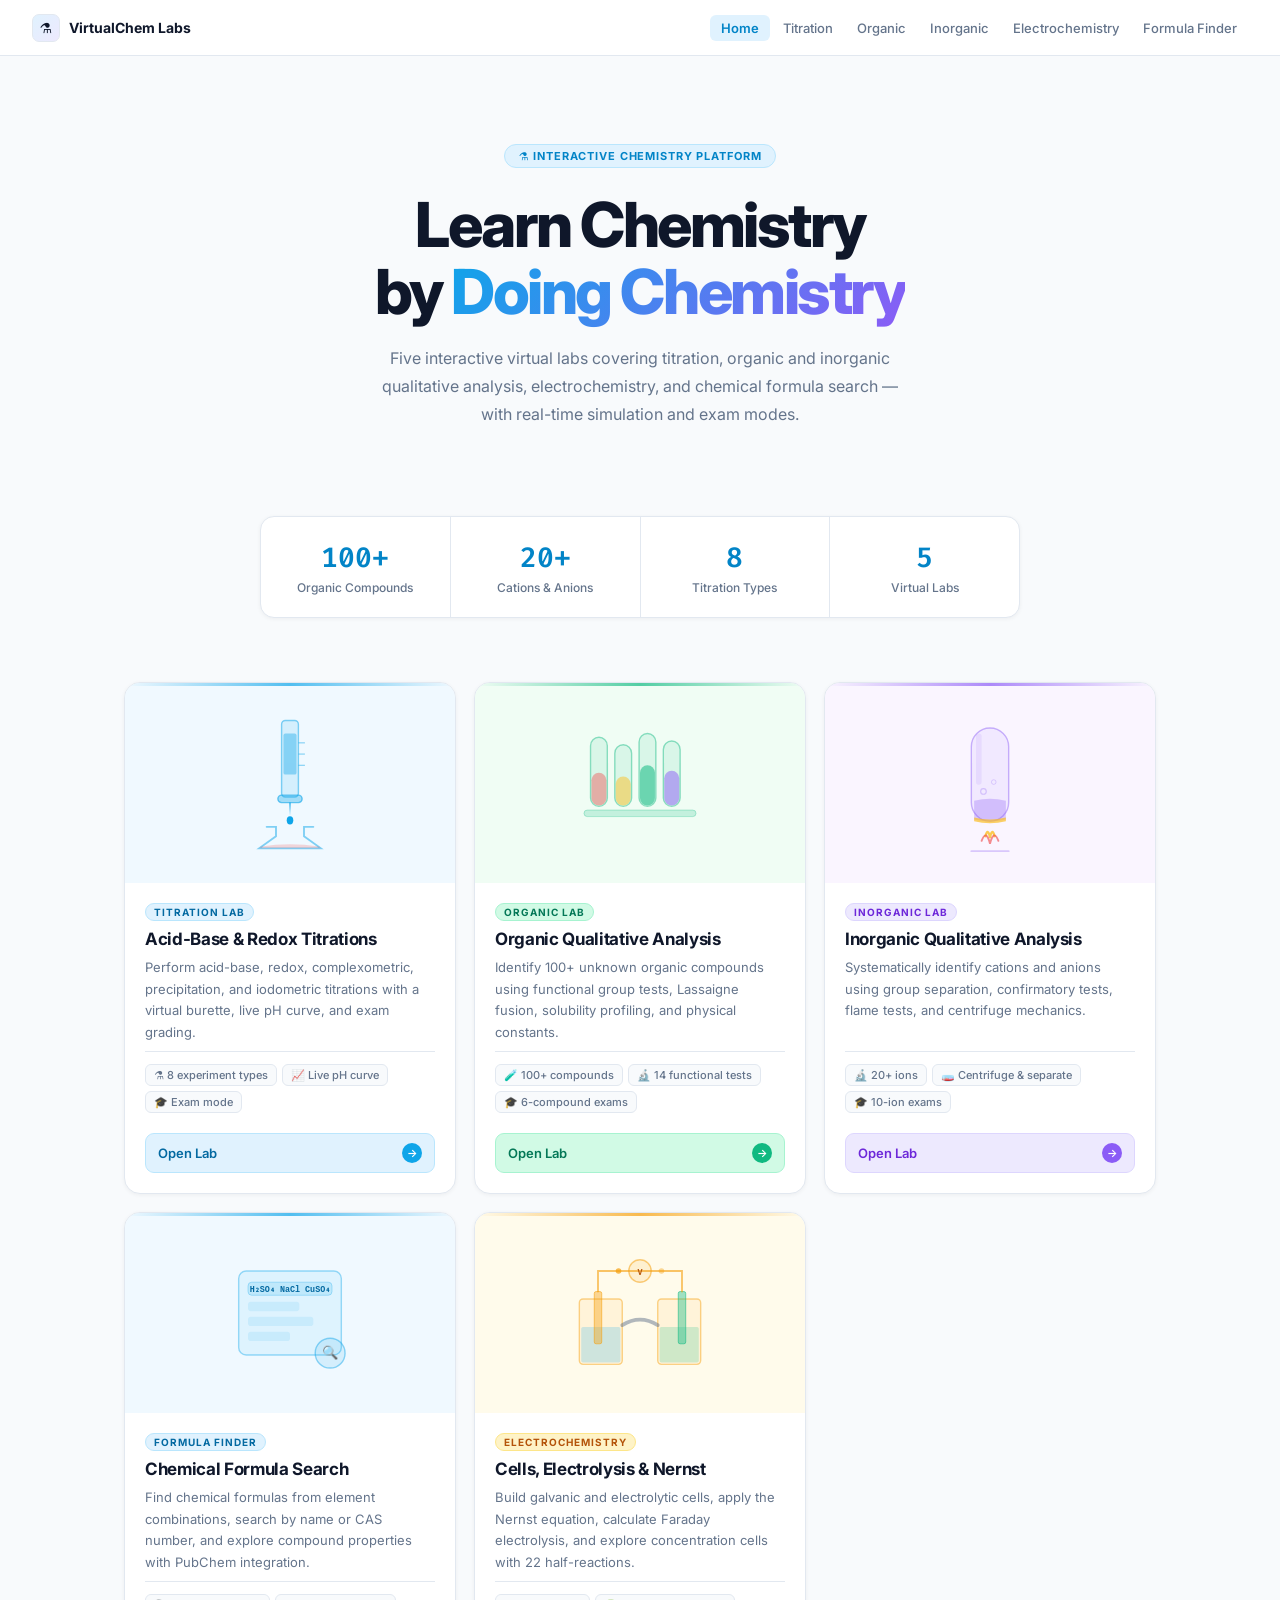
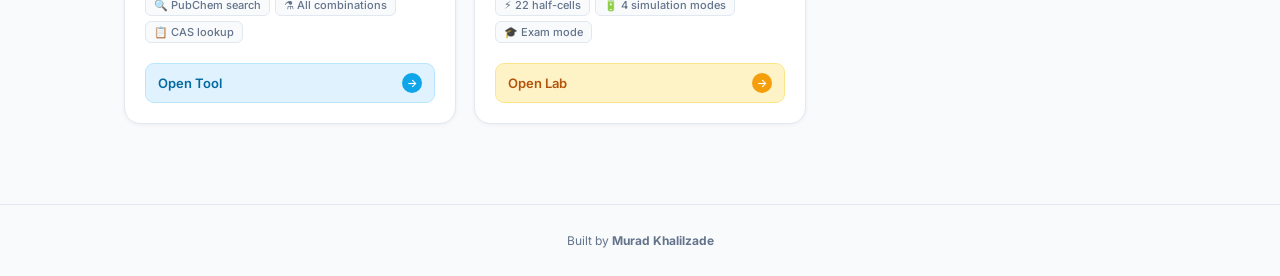
<file: index.html>
<!DOCTYPE html>
<html lang="en">
<head>
    <meta charset="UTF-8">
    <meta name="viewport" content="width=device-width, initial-scale=1.0">
    <title>VirtualChem Labs — by Murad Khalilzade</title>
    <link href="https://fonts.googleapis.com/css2?family=Fira+Code:wght@400;500&family=Inter:wght@300;400;500;600;700;800&display=swap" rel="stylesheet">
    <style>
        :root {
            --bg:        #f8fafc;
            --white:     #ffffff;
            --border:    #e2e8f0;
            --border2:   #cbd5e1;
            --text:      #0f172a;
            --muted:     #64748b;
            --dim:       #94a3b8;
            --blue:      #0ea5e9;
            --blue-bg:   #e0f2fe;
            --blue-dark: #0284c7;
            --green:     #10b981;
            --green-bg:  #d1fae5;
            --purple:    #8b5cf6;
            --purple-bg: #ede9fe;
            --amber:     #f59e0b;
            --amber-bg:  #fef3c7;
        }

        *, *::before, *::after { box-sizing: border-box; margin: 0; padding: 0; }

        body {
            font-family: 'Inter', system-ui, sans-serif;
            background: var(--bg);
            color: var(--text);
            min-height: 100vh;
            display: flex; flex-direction: column;
            -webkit-font-smoothing: antialiased;
        }

        nav {
            position: sticky; top: 0; z-index: 100;
            height: 56px; padding: 0 32px;
            display: flex; align-items: center; justify-content: space-between;
            background: rgba(255,255,255,0.92);
            backdrop-filter: blur(16px);
            -webkit-backdrop-filter: blur(16px);
            border-bottom: 1px solid var(--border);
        }
        .nav-brand {
            font-size: 14px; font-weight: 700;
            color: var(--text); text-decoration: none;
            display: flex; align-items: center; gap: 9px;
        }
        .nav-brand .logo {
            width: 28px; height: 28px; border-radius: 7px;
            background: linear-gradient(135deg, var(--blue-bg), var(--purple-bg));
            border: 1px solid var(--border);
            display: flex; align-items: center; justify-content: center;
            font-size: 14px;
        }
        .nav-links { display: flex; gap: 2px; }
        .nav-links a {
            padding: 5px 11px; border-radius: 6px;
            font-size: 13px; font-weight: 500;
            color: var(--muted); text-decoration: none;
            transition: color 0.15s, background 0.15s;
        }
        .nav-links a:hover { color: var(--text); background: var(--bg); }
        .nav-links a.active { color: var(--blue-dark); background: var(--blue-bg); font-weight: 600; }
        @media (max-width: 640px) { nav { padding: 0 16px; } .nav-links { display: none; } }

        .hero {
            display: flex; flex-direction: column;
            align-items: center; text-align: center;
            padding: 88px 24px 48px;
        }
        .hero-eyebrow {
            display: inline-flex; align-items: center; gap: 7px;
            background: var(--blue-bg);
            border: 1px solid #bae6fd;
            color: var(--blue-dark);
            padding: 4px 13px; border-radius: 99px;
            font-size: 11px; font-weight: 700; letter-spacing: 0.08em;
            text-transform: uppercase; margin-bottom: 24px;
        }
        .hero h1 {
            font-size: clamp(34px, 5.5vw, 62px);
            font-weight: 800; line-height: 1.08;
            letter-spacing: -0.04em; margin-bottom: 18px;
            color: var(--text);
        }
        .hero h1 em {
            font-style: normal;
            background: linear-gradient(135deg, var(--blue) 0%, var(--purple) 100%);
            -webkit-background-clip: text; -webkit-text-fill-color: transparent;
            background-clip: text;
        }
        .hero p {
            max-width: 540px; font-size: 16px; line-height: 1.75;
            color: var(--muted); margin-bottom: 40px;
        }

        .featured-banner {
            display: flex; align-items: center; gap: 14px;
            background: linear-gradient(135deg, #fffbeb 0%, #fef3c7 100%);
            border: 1px solid #fcd34d;
            border-radius: 14px;
            padding: 16px 22px;
            max-width: 680px; width: 100%;
            margin: 0 auto 56px;
            text-align: left;
        }
        .featured-badge {
            background: var(--amber); color: #fff;
            font-size: 10px; font-weight: 700; letter-spacing: 0.08em;
            text-transform: uppercase; padding: 3px 8px; border-radius: 99px;
            white-space: nowrap; flex-shrink: 0;
        }
        .featured-text { flex: 1; }
        .featured-text strong { font-size: 14px; font-weight: 700; color: #92400e; display: block; margin-bottom: 2px; }
        .featured-text span { font-size: 12px; color: #b45309; }
        .featured-link {
            display: inline-flex; align-items: center; gap: 5px;
            background: var(--amber); color: #fff;
            font-size: 12px; font-weight: 700; padding: 7px 14px;
            border-radius: 8px; text-decoration: none;
            transition: background 0.15s, transform 0.15s;
            white-space: nowrap; flex-shrink: 0;
        }
        .featured-link:hover { background: #d97706; transform: translateY(-1px); }

        .stats-row {
            display: flex; flex-wrap: wrap; justify-content: center;
            border: 1px solid var(--border); border-radius: 14px;
            background: var(--white);
            box-shadow: 0 1px 4px rgba(0,0,0,0.05);
            overflow: hidden;
            max-width: 760px; width: 100%;
            margin: 0 auto 64px;
        }
        .stat {
            flex: 1; min-width: 130px;
            padding: 22px 16px; text-align: center;
            border-right: 1px solid var(--border);
        }
        .stat:last-child { border-right: none; }
        .stat-num {
            font-family: 'Fira Code', monospace;
            font-size: 28px; font-weight: 600;
            color: var(--blue-dark);
            display: block; margin-bottom: 4px;
        }
        .stat-label { font-size: 12px; color: var(--muted); font-weight: 500; }

        .labs-grid {
            display: grid;
            grid-template-columns: repeat(auto-fit, minmax(280px, 1fr));
            gap: 18px;
            max-width: 1080px; width: 100%;
            padding: 0 24px 80px;
            margin: 0 auto;
        }
        @media (max-width: 640px) { .labs-grid { padding: 0 16px 60px; } }

        .lab-card {
            background: var(--white);
            border: 1px solid var(--border);
            border-radius: 16px;
            overflow: hidden;
            display: flex; flex-direction: column;
            text-decoration: none; color: inherit;
            box-shadow: 0 1px 4px rgba(0,0,0,0.05);
            transition: transform 0.25s cubic-bezier(0.4,0,0.2,1),
                        box-shadow 0.25s, border-color 0.25s;
        }
        .lab-card:hover {
            transform: translateY(-4px);
            border-color: var(--c-accent);
            box-shadow: 0 12px 40px rgba(0,0,0,0.1), 0 0 0 1px var(--c-accent);
        }
        .lab-card:focus-visible { outline: 2px solid var(--c-accent); outline-offset: 3px; }

        .card-visual {
            height: 200px;
            display: flex; align-items: center; justify-content: center;
            position: relative; overflow: hidden;
            background: var(--c-bg);
        }
        .card-visual svg { width: 140px; height: 140px; position: relative; z-index: 1; }
        .card-top-line {
            position: absolute; top: 0; left: 0; right: 0; height: 3px;
            background: linear-gradient(90deg, transparent 0%, var(--c-accent) 50%, transparent 100%);
            opacity: 0.7;
        }

        .card-body { padding: 20px; flex: 1; display: flex; flex-direction: column; gap: 8px; }
        .card-chip {
            display: inline-flex; align-items: center;
            font-size: 10px; font-weight: 700; letter-spacing: 0.1em; text-transform: uppercase;
            color: var(--c-text); background: var(--c-dim); border: 1px solid var(--c-border);
            padding: 2px 8px; border-radius: 99px; align-self: flex-start;
        }
        .card-title { font-size: 17px; font-weight: 700; letter-spacing: -0.02em; line-height: 1.2; color: var(--text); }
        .card-desc { font-size: 13px; line-height: 1.65; color: var(--muted); flex: 1; }

        .card-features {
            display: flex; flex-wrap: wrap; gap: 5px;
            padding-top: 12px; border-top: 1px solid var(--border);
        }
        .card-feature {
            display: inline-flex; align-items: center; gap: 4px;
            font-size: 11px; font-weight: 500; color: var(--muted);
            background: var(--bg); border: 1px solid var(--border);
            padding: 3px 8px; border-radius: 6px;
        }

        .card-cta {
            display: flex; align-items: center; justify-content: space-between;
            margin-top: 12px; padding: 9px 12px;
            background: var(--c-dim); border: 1px solid var(--c-border);
            border-radius: 9px;
            font-size: 13px; font-weight: 600; color: var(--c-text);
            transition: background 0.2s;
        }
        .lab-card:hover .card-cta { background: var(--c-dim2); }
        .card-cta-arrow {
            width: 20px; height: 20px; border-radius: 50%;
            background: var(--c-accent); color: #fff;
            display: flex; align-items: center; justify-content: center;
            font-size: 11px; transition: transform 0.2s;
        }
        .lab-card:hover .card-cta-arrow { transform: translateX(3px); }

        /* per-card themes */
        .card-titration  { --c-accent:#0ea5e9; --c-bg:#f0f9ff; --c-dim:#e0f2fe; --c-dim2:#bae6fd; --c-border:#bae6fd; --c-text:#0369a1; }
        .card-organic    { --c-accent:#10b981; --c-bg:#f0fdf4; --c-dim:#d1fae5; --c-dim2:#a7f3d0; --c-border:#a7f3d0; --c-text:#047857; }
        .card-inorganic  { --c-accent:#8b5cf6; --c-bg:#faf5ff; --c-dim:#ede9fe; --c-dim2:#ddd6fe; --c-border:#ddd6fe; --c-text:#6d28d9; }
        .card-electro    { --c-accent:#f59e0b; --c-bg:#fffbeb; --c-dim:#fef3c7; --c-dim2:#fde68a; --c-border:#fde68a; --c-text:#b45309; }
        .card-formula    { --c-accent:#0ea5e9; --c-bg:#f0f9ff; --c-dim:#e0f2fe; --c-dim2:#bae6fd; --c-border:#bae6fd; --c-text:#0369a1; }

        footer {
            text-align: center; padding: 28px;
            font-size: 12px; color: var(--muted);
            border-top: 1px solid var(--border);
        }
        footer a { color: var(--blue-dark); text-decoration: none; }
        footer a:hover { text-decoration: underline; }

        @media (prefers-reduced-motion: reduce) {
            *, *::before, *::after { transition-duration: 0.01ms !important; }
        }
    </style>
</head>
<body>

<nav>
    <a href="index.html" class="nav-brand">
        <span class="logo">⚗️</span>
        VirtualChem Labs
    </a>
    <div class="nav-links">
        <a href="index.html" class="active">Home</a>
        <a href="labs/titration.html">Titration</a>
        <a href="labs/organic.html">Organic</a>
        <a href="labs/inorganic.html">Inorganic</a>
        <a href="labs/electrochem.html">Electrochemistry</a>
        <a href="labs/formula.html">Formula Finder</a>
    </div>
</nav>

<section class="hero">
    <div class="hero-eyebrow">⚗️ Interactive Chemistry Platform</div>
    <h1>Learn Chemistry<br>by <em>Doing Chemistry</em></h1>
    <p>Five interactive virtual labs covering titration, organic and inorganic qualitative analysis, electrochemistry, and chemical formula search — with real-time simulation and exam modes.</p>
</section>

<div style="display:flex; justify-content:center; padding: 0 24px;">
    <div class="stats-row">
        <div class="stat"><span class="stat-num">100+</span><div class="stat-label">Organic Compounds</div></div>
        <div class="stat"><span class="stat-num">20+</span><div class="stat-label">Cations &amp; Anions</div></div>
        <div class="stat"><span class="stat-num">8</span><div class="stat-label">Titration Types</div></div>
        <div class="stat"><span class="stat-num">5</span><div class="stat-label">Virtual Labs</div></div>
    </div>
</div>

<div class="labs-grid">

    <!-- TITRATION -->
    <a href="labs/titration.html" class="lab-card card-titration" aria-label="Open Titration Lab">
        <div class="card-visual">
            <div class="card-top-line"></div>
            <svg viewBox="0 0 150 150" fill="none" xmlns="http://www.w3.org/2000/svg" aria-hidden="true">
                <rect x="66" y="8" width="18" height="82" rx="4" fill="rgba(14,165,233,0.12)" stroke="rgba(14,165,233,0.5)" stroke-width="1.5"/>
                <rect x="68" y="22" width="14" height="44" rx="2" fill="rgba(14,165,233,0.4)"/>
                <line x1="84" y1="32" x2="91" y2="32" stroke="rgba(14,165,233,0.6)" stroke-width="1"/>
                <line x1="84" y1="44" x2="91" y2="44" stroke="rgba(14,165,233,0.6)" stroke-width="1"/>
                <line x1="84" y1="56" x2="91" y2="56" stroke="rgba(14,165,233,0.6)" stroke-width="1"/>
                <rect x="62" y="88" width="26" height="8" rx="4" fill="rgba(14,165,233,0.35)" stroke="rgba(14,165,233,0.6)" stroke-width="1.5"/>
                <path d="M74 96 L76 96 L75 110 Z" fill="rgba(14,165,233,0.7)"/>
                <ellipse cx="75" cy="115" rx="3.5" ry="4.5" fill="#0ea5e9"/>
                <path d="M50 122 L60 122 L60 132 L42 145 L108 145 L90 132 L90 122 L100 122" stroke="rgba(14,165,233,0.5)" stroke-width="2" fill="none" stroke-linecap="round"/>
                <path d="M44 143 Q75 138 106 143 L108 145 L42 145 Z" fill="rgba(239,68,68,0.2)"/>
            </svg>
        </div>
        <div class="card-body">
            <span class="card-chip">Titration Lab</span>
            <div class="card-title">Acid-Base &amp; Redox Titrations</div>
            <div class="card-desc">Perform acid-base, redox, complexometric, precipitation, and iodometric titrations with a virtual burette, live pH curve, and exam grading.</div>
            <div class="card-features">
                <span class="card-feature">⚗️ 8 experiment types</span>
                <span class="card-feature">📈 Live pH curve</span>
                <span class="card-feature">🎓 Exam mode</span>
            </div>
            <div class="card-cta">Open Lab <span class="card-cta-arrow">→</span></div>
        </div>
    </a>

    <!-- ORGANIC -->
    <a href="labs/organic.html" class="lab-card card-organic" aria-label="Open Organic Lab">
        <div class="card-visual">
            <div class="card-top-line"></div>
            <svg viewBox="0 0 150 150" fill="none" xmlns="http://www.w3.org/2000/svg" aria-hidden="true">
                <rect x="22" y="26" width="18" height="74" rx="9" fill="rgba(16,185,129,0.1)" stroke="rgba(16,185,129,0.45)" stroke-width="1.5"/>
                <rect x="23" y="64" width="16" height="35" rx="8" fill="rgba(239,68,68,0.4)"/>
                <rect x="48" y="34" width="18" height="66" rx="9" fill="rgba(16,185,129,0.1)" stroke="rgba(16,185,129,0.45)" stroke-width="1.5"/>
                <rect x="49" y="68" width="16" height="31" rx="8" fill="rgba(251,191,36,0.5)"/>
                <rect x="74" y="22" width="18" height="78" rx="9" fill="rgba(16,185,129,0.1)" stroke="rgba(16,185,129,0.45)" stroke-width="1.5"/>
                <rect x="75" y="56" width="16" height="43" rx="8" fill="rgba(16,185,129,0.55)"/>
                <rect x="100" y="30" width="18" height="70" rx="9" fill="rgba(16,185,129,0.1)" stroke="rgba(16,185,129,0.45)" stroke-width="1.5"/>
                <rect x="101" y="62" width="16" height="37" rx="8" fill="rgba(139,92,246,0.5)"/>
                <rect x="15" y="104" width="120" height="7" rx="3.5" fill="rgba(16,185,129,0.2)" stroke="rgba(16,185,129,0.3)" stroke-width="1"/>
            </svg>
        </div>
        <div class="card-body">
            <span class="card-chip">Organic Lab</span>
            <div class="card-title">Organic Qualitative Analysis</div>
            <div class="card-desc">Identify 100+ unknown organic compounds using functional group tests, Lassaigne fusion, solubility profiling, and physical constants.</div>
            <div class="card-features">
                <span class="card-feature">🧪 100+ compounds</span>
                <span class="card-feature">🔬 14 functional tests</span>
                <span class="card-feature">🎓 6-compound exams</span>
            </div>
            <div class="card-cta">Open Lab <span class="card-cta-arrow">→</span></div>
        </div>
    </a>

    <!-- INORGANIC -->
    <a href="labs/inorganic.html" class="lab-card card-inorganic" aria-label="Open Inorganic Lab">
        <div class="card-visual">
            <div class="card-top-line"></div>
            <svg viewBox="0 0 150 150" fill="none" xmlns="http://www.w3.org/2000/svg" aria-hidden="true">
                <rect x="55" y="16" width="40" height="100" rx="20" fill="rgba(139,92,246,0.08)" stroke="rgba(139,92,246,0.45)" stroke-width="1.5"/>
                <rect x="60" y="22" width="6" height="55" rx="3" fill="rgba(139,92,246,0.1)"/>
                <path d="M58 94 Q75 90 92 94 L92 114 Q75 118 58 114 Z" fill="rgba(139,92,246,0.3)"/>
                <path d="M58 112 Q75 116 92 112 L92 116 Q75 120 58 116 Z" fill="rgba(251,191,36,0.7)"/>
                <circle cx="68" cy="84" r="3" fill="none" stroke="rgba(139,92,246,0.3)" stroke-width="1.2"/>
                <circle cx="79" cy="74" r="2.5" fill="none" stroke="rgba(139,92,246,0.25)" stroke-width="1"/>
                <path d="M70 132 Q73 122 75 134 Q77 122 80 132" stroke="rgba(251,191,36,0.8)" stroke-width="2.5" fill="none" stroke-linecap="round"/>
                <path d="M66 137 Q71 124 75 140 Q79 124 84 137" stroke="rgba(239,68,68,0.6)" stroke-width="2" fill="none" stroke-linecap="round"/>
                <line x1="55" y1="148" x2="95" y2="148" stroke="rgba(139,92,246,0.3)" stroke-width="2" stroke-linecap="round"/>
            </svg>
        </div>
        <div class="card-body">
            <span class="card-chip">Inorganic Lab</span>
            <div class="card-title">Inorganic Qualitative Analysis</div>
            <div class="card-desc">Systematically identify cations and anions using group separation, confirmatory tests, flame tests, and centrifuge mechanics.</div>
            <div class="card-features">
                <span class="card-feature">🔬 20+ ions</span>
                <span class="card-feature">🧫 Centrifuge &amp; separate</span>
                <span class="card-feature">🎓 10-ion exams</span>
            </div>
            <div class="card-cta">Open Lab <span class="card-cta-arrow">→</span></div>
        </div>
    </a>

    <!-- FORMULA FINDER -->
    <a href="labs/formula.html" class="lab-card card-formula" aria-label="Open Formula Finder">
        <div class="card-visual">
            <div class="card-top-line"></div>
            <svg viewBox="0 0 150 150" fill="none" xmlns="http://www.w3.org/2000/svg" aria-hidden="true">
                <rect x="20" y="30" width="110" height="90" rx="8" fill="rgba(14,165,233,0.08)" stroke="rgba(14,165,233,0.4)" stroke-width="1.5"/>
                <rect x="30" y="42" width="90" height="14" rx="4" fill="rgba(14,165,233,0.15)" stroke="rgba(14,165,233,0.3)" stroke-width="1"/>
                <text x="75" y="53" font-size="9" fill="#0369a1" text-anchor="middle" font-family="monospace" font-weight="600">H₂SO₄  NaCl  CuSO₄</text>
                <rect x="30" y="63" width="55" height="10" rx="3" fill="rgba(14,165,233,0.1)"/>
                <rect x="30" y="79" width="70" height="10" rx="3" fill="rgba(14,165,233,0.1)"/>
                <rect x="30" y="95" width="45" height="10" rx="3" fill="rgba(14,165,233,0.1)"/>
                <circle cx="118" cy="118" r="16" fill="rgba(14,165,233,0.12)" stroke="rgba(14,165,233,0.45)" stroke-width="1.5"/>
                <text x="118" y="122" font-size="14" fill="#0369a1" text-anchor="middle">🔍</text>
            </svg>
        </div>
        <div class="card-body">
            <span class="card-chip">Formula Finder</span>
            <div class="card-title">Chemical Formula Search</div>
            <div class="card-desc">Find chemical formulas from element combinations, search by name or CAS number, and explore compound properties with PubChem integration.</div>
            <div class="card-features">
                <span class="card-feature">🔍 PubChem search</span>
                <span class="card-feature">⚗️ All combinations</span>
                <span class="card-feature">📋 CAS lookup</span>
            </div>
            <div class="card-cta">Open Tool <span class="card-cta-arrow">→</span></div>
        </div>
    </a>

    <!-- ELECTROCHEMISTRY -->
    <a href="labs/electrochem.html" class="lab-card card-electro" aria-label="Open Electrochemistry Lab">
        <div class="card-visual">
            <div class="card-top-line"></div>
            <svg viewBox="0 0 150 150" fill="none" xmlns="http://www.w3.org/2000/svg" aria-hidden="true">
                <rect x="10" y="60" width="46" height="70" rx="4" fill="rgba(245,158,11,0.08)" stroke="rgba(245,158,11,0.45)" stroke-width="1.5"/>
                <rect x="12" y="90" width="42" height="38" rx="2" fill="rgba(14,165,233,0.2)"/>
                <rect x="26" y="52" width="8" height="56" rx="2" fill="rgba(245,158,11,0.4)" stroke="rgba(245,158,11,0.6)" stroke-width="1"/>
                <rect x="94" y="60" width="46" height="70" rx="4" fill="rgba(245,158,11,0.08)" stroke="rgba(245,158,11,0.45)" stroke-width="1.5"/>
                <rect x="96" y="90" width="42" height="38" rx="2" fill="rgba(16,185,129,0.2)"/>
                <rect x="116" y="52" width="8" height="56" rx="2" fill="rgba(16,185,129,0.4)" stroke="rgba(16,185,129,0.6)" stroke-width="1"/>
                <path d="M30 52 L30 30 L120 30 L120 52" stroke="rgba(245,158,11,0.6)" stroke-width="2" fill="none" stroke-linecap="round"/>
                <circle cx="75" cy="30" r="12" fill="rgba(245,158,11,0.12)" stroke="rgba(245,158,11,0.5)" stroke-width="1.5"/>
                <text x="75" y="34" font-size="9" fill="#b45309" text-anchor="middle" font-family="monospace" font-weight="700">V</text>
                <path d="M56 88 Q75 76 94 88" stroke="rgba(100,116,139,0.5)" stroke-width="4" fill="none" stroke-linecap="round"/>
                <circle cx="52" cy="30" r="3" fill="rgba(245,158,11,0.7)"/>
                <circle cx="98" cy="30" r="3" fill="rgba(245,158,11,0.4)"/>
            </svg>
        </div>
        <div class="card-body">
            <span class="card-chip">Electrochemistry</span>
            <div class="card-title">Cells, Electrolysis &amp; Nernst</div>
            <div class="card-desc">Build galvanic and electrolytic cells, apply the Nernst equation, calculate Faraday electrolysis, and explore concentration cells with 22 half-reactions.</div>
            <div class="card-features">
                <span class="card-feature">⚡ 22 half-cells</span>
                <span class="card-feature">🔋 4 simulation modes</span>
                <span class="card-feature">🎓 Exam mode</span>
            </div>
            <div class="card-cta">Open Lab <span class="card-cta-arrow">→</span></div>
        </div>
    </a>

</div>

<footer>
    <p>Built by <strong>Murad Khalilzade</strong></p>
</footer>

</body>
</html>
</file>
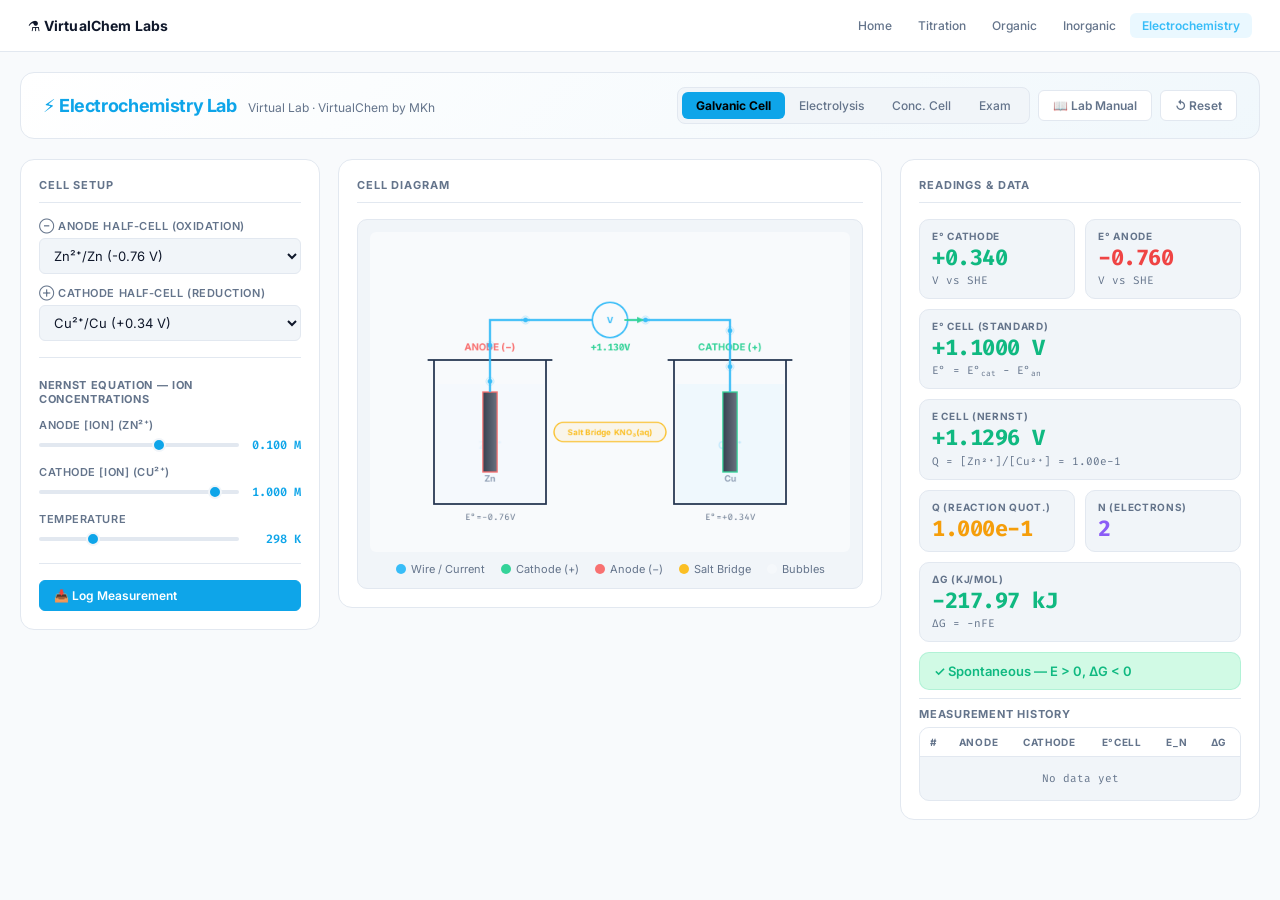
<file: labs/electrochem.html>
<!DOCTYPE html>
<html lang="en">
<head>
    <meta charset="UTF-8">
    <meta name="viewport" content="width=device-width, initial-scale=1.0">
    <title>Electrochemistry Lab — VirtualChem by MKh</title>
    <link rel="stylesheet" href="shared.css">
    <style>
        * { margin: 0; padding: 0; box-sizing: border-box; }

        body {
            font-family: var(--font-body);
            background: var(--bg-base);
            color: var(--text-main);
            min-height: 100vh;
            overflow-x: hidden;
        }

        .app-container {
            max-width: 1680px;
            margin: 0 auto;
            padding: 20px;
        }

        h1, h2, h3 { font-weight: 600; letter-spacing: -0.025em; }

        /* ─── HEADER ─── */
        .header {
            background: linear-gradient(135deg, var(--bg-panel) 0%, rgba(56,189,248,0.04) 100%);
            border: 1px solid var(--border);
            border-radius: var(--r-lg);
            padding: 14px 22px;
            margin-bottom: 20px;
            display: flex;
            flex-wrap: wrap;
            gap: 12px;
            justify-content: space-between;
            align-items: center;
            box-shadow: 0 1px 0 rgba(255,255,255,0.03) inset;
        }
        .header-left { display: flex; align-items: center; gap: 14px; }
        .header h1 {
            font-size: 18px; font-weight: 700; letter-spacing: -0.02em;
            color: var(--blue); flex: 1 1 auto;
        }
        .header h1 span { font-size: 12px; font-weight: 400; color: var(--text-muted); margin-left: 8px; letter-spacing: 0; }
        .controls-row { display: flex; gap: 8px; align-items: center; flex-wrap: wrap; }

        /* ─── MODE TOGGLE ─── */
        .mode-toggle {
            display: flex;
            background: var(--bg-inset);
            border-radius: 8px;
            padding: 4px;
            border: 1px solid var(--border);
        }
        .mode-toggle button {
            padding: 6px 14px;
            border: none;
            background: transparent;
            color: var(--text-muted);
            font-family: var(--font-body);
            font-weight: 500;
            font-size: 12px;
            cursor: pointer;
            border-radius: 6px;
            transition: all 0.2s;
            white-space: nowrap;
        }
        .mode-toggle button.active { background: var(--blue); color: #000; font-weight: 700; }
        .mode-toggle button:focus-visible { outline: 2px solid var(--blue); outline-offset: 2px; }

        /* ─── LAYOUT ─── */
        .layout-grid {
            display: grid;
            grid-template-columns: 300px 1fr 360px;
            gap: 18px;
            align-items: start;
        }
        @media (max-width: 1200px) {
            .layout-grid { grid-template-columns: 1fr; }
        }

        /* ─── PANELS ─── */
        .panel {
            background: var(--bg-panel);
            border: 1px solid var(--border);
            border-radius: var(--r-lg);
            padding: 18px;
            display: flex;
            flex-direction: column;
            gap: 14px;
            transition: border-color 0.25s;
        }
        .panel:hover { border-color: var(--border-lite); }

        .panel-title {
            font-size: 11px; font-weight: 700; letter-spacing: 0.08em; text-transform: uppercase;
            color: var(--text-muted);
            padding-bottom: 10px;
            border-bottom: 1px solid var(--border);
            margin-bottom: 2px;
        }

        /* ─── FORM ELEMENTS ─── */
        .field { display: flex; flex-direction: column; gap: 5px; }
        .field label { font-size: 11px; font-weight: 600; color: var(--text-muted); text-transform: uppercase; letter-spacing: 0.05em; }
        select, input[type="number"], input[type="text"] {
            background: var(--bg-inset);
            color: var(--text-main);
            border: 1px solid var(--border);
            padding: 8px 10px;
            border-radius: var(--r-sm);
            font-family: var(--font-body);
            font-size: 13px;
            outline: none;
            width: 100%;
            transition: border-color 0.15s, box-shadow 0.15s;
        }
        select:focus, input:focus {
            border-color: var(--blue);
            box-shadow: 0 0 0 3px var(--blue-dim);
        }
        input[type="range"] {
            -webkit-appearance: none; appearance: none;
            background: transparent; cursor: pointer; width: 100%;
        }
        input[type="range"]::-webkit-slider-runnable-track {
            background: var(--border); border-radius: 99px; height: 4px;
        }
        input[type="range"]::-webkit-slider-thumb {
            -webkit-appearance: none;
            width: 14px; height: 14px; border-radius: 50%;
            background: var(--blue); border: 2px solid var(--bg-inset);
            margin-top: -5px;
            box-shadow: 0 0 0 0 var(--blue-dim);
            transition: box-shadow 0.15s;
        }
        input[type="range"]:hover::-webkit-slider-thumb { box-shadow: 0 0 0 5px var(--blue-dim); }

        .slider-row { display: flex; align-items: center; gap: 10px; }
        .slider-row input[type="range"] { flex: 1; }
        .slider-val {
            font-family: var(--font-mono); font-size: 12px; color: var(--blue);
            min-width: 52px; text-align: right; font-weight: 600;
        }

        /* ─── SECTION DIVIDER ─── */
        .section-header {
            font-size: 11px; font-weight: 700; letter-spacing: 0.06em; text-transform: uppercase;
            color: var(--text-muted); margin: 4px 0 0;
        }

        /* ─── CANVAS ─── */
        .canvas-wrap {
            display: flex; flex-direction: column; align-items: center;
            background: var(--bg-inset);
            border: 1px solid var(--border);
            border-radius: var(--r-md);
            padding: 12px;
        }
        #cellCanvas {
            border-radius: 6px;
            display: block;
            max-width: 100%;
        }
        .canvas-legend {
            display: flex; gap: 16px; flex-wrap: wrap; justify-content: center;
            margin-top: 10px;
        }
        .legend-item { display: flex; align-items: center; gap: 5px; font-size: 11px; color: var(--text-muted); }
        .legend-dot { width: 10px; height: 10px; border-radius: 50%; }

        /* ─── READINGS ─── */
        .readings-grid { display: grid; grid-template-columns: 1fr 1fr; gap: 10px; }
        .reading-card {
            background: var(--bg-inset);
            border: 1px solid var(--border);
            border-radius: var(--r-md);
            padding: 10px 12px;
        }
        .reading-card.wide { grid-column: 1 / -1; }
        .reading-label { font-size: 10px; font-weight: 700; text-transform: uppercase; letter-spacing: 0.07em; color: var(--text-muted); margin-bottom: 4px; }
        .reading-val {
            font-family: var(--font-mono); font-size: 22px; font-weight: 700;
            color: var(--blue); letter-spacing: -0.02em; line-height: 1.1;
        }
        .reading-val.green { color: var(--green); }
        .reading-val.amber { color: var(--amber); }
        .reading-val.red { color: var(--red); }
        .reading-val.purple { color: var(--purple); }
        .reading-sub { font-size: 11px; color: var(--text-muted); margin-top: 3px; font-family: var(--font-mono); }

        /* ─── SPONTANEITY BADGE ─── */
        .spontaneity {
            padding: 10px 14px;
            border-radius: var(--r-md);
            font-size: 13px; font-weight: 600;
            display: flex; align-items: center; gap: 8px;
        }
        .spontaneity.spontaneous { background: var(--green-dim); color: var(--green); border: 1px solid rgba(52,211,153,0.2); }
        .spontaneity.nonspontaneous { background: var(--red-dim); color: var(--red); border: 1px solid rgba(248,113,113,0.2); }
        .spontaneity.zero { background: var(--amber-dim); color: var(--amber); border: 1px solid rgba(251,191,36,0.2); }

        /* ─── DIVIDER ─── */
        .hdivider { border: none; border-top: 1px solid var(--border); margin: 4px 0; }

        /* ─── DATA TABLE ─── */
        .data-table-wrap {
            max-height: 200px; overflow-y: auto;
            border: 1px solid var(--border); border-radius: var(--r-md);
            background: var(--bg-inset);
        }
        table { width: 100%; border-collapse: collapse; font-size: 11px; }
        thead th {
            position: sticky; top: 0;
            background: var(--bg-panel);
            color: var(--text-muted);
            font-size: 10px; font-weight: 700; text-transform: uppercase; letter-spacing: 0.07em;
            padding: 8px 10px;
            border-bottom: 1px solid var(--border);
            text-align: left;
        }
        tbody td {
            padding: 6px 10px;
            border-bottom: 1px solid var(--border);
            font-family: var(--font-mono); font-size: 11px;
            color: var(--text-main);
        }
        tbody tr:hover { background: var(--bg-hover); }
        tbody tr:last-child td { border-bottom: none; }

        /* ─── EXAM PANEL ─── */
        .exam-box {
            background: var(--amber-dim);
            border: 1px solid rgba(251,191,36,0.25);
            border-radius: var(--r-md);
            padding: 14px;
        }
        .exam-box h3 { color: var(--amber); font-size: 13px; margin-bottom: 10px; }
        .exam-question {
            background: var(--bg-inset); border: 1px solid var(--border);
            border-radius: var(--r-sm); padding: 10px 12px;
            font-size: 13px; line-height: 1.6; color: var(--text-main);
            margin-bottom: 10px;
        }
        .exam-answer-row { display: flex; gap: 8px; align-items: center; }
        .exam-answer-row input { flex: 1; }
        .feedback-box {
            padding: 10px 12px; border-radius: var(--r-sm); margin-top: 8px;
            font-size: 12px; line-height: 1.6; display: none;
        }
        .feedback-box.show { display: block; }
        .feedback-box.success { background: var(--green-dim); border: 1px solid rgba(52,211,153,0.25); color: var(--green); }
        .feedback-box.error { background: var(--red-dim); border: 1px solid rgba(248,113,113,0.25); color: var(--red); }
        .score-badge {
            display: inline-flex; align-items: center; gap: 5px;
            background: var(--purple-dim); color: var(--purple); border: 1px solid rgba(167,139,250,0.2);
            padding: 4px 10px; border-radius: 99px;
            font-size: 12px; font-weight: 700; font-family: var(--font-mono);
        }

        /* ─── ELECTROLYSIS COUNTER ─── */
        .elec-live {
            background: var(--bg-inset); border: 1px solid var(--border);
            border-radius: var(--r-md); padding: 12px;
            display: grid; grid-template-columns: 1fr 1fr; gap: 8px;
        }
        .elec-live-item { display: flex; flex-direction: column; gap: 3px; }
        .elec-live-label { font-size: 10px; font-weight: 700; text-transform: uppercase; letter-spacing: 0.07em; color: var(--text-muted); }
        .elec-live-val { font-family: var(--font-mono); font-size: 16px; font-weight: 700; color: var(--green); }

        /* ─── CONCENTRATION CELL EXTRAS ─── */
        .conc-equal-bar-wrap {
            background: var(--bg-inset); border: 1px solid var(--border);
            border-radius: var(--r-md); padding: 12px;
        }
        .conc-equal-label { font-size: 11px; color: var(--text-muted); margin-bottom: 6px; }
        .conc-equal-bar-bg {
            background: var(--border); border-radius: 99px; height: 8px; overflow: hidden;
        }
        .conc-equal-bar-fill {
            height: 100%; border-radius: 99px;
            background: linear-gradient(90deg, var(--green), var(--blue));
            transition: width 0.3s;
        }

        /* ─── MODAL ─── */
        .modal-backdrop {
            display: none; position: fixed; inset: 0;
            background: rgba(15,23,42,0.5); backdrop-filter: blur(4px);
            z-index: 500; justify-content: center; align-items: center; padding: 20px;
        }
        .modal-backdrop.open { display: flex; }
        .modal {
            background: var(--bg-panel);
            border: 1px solid var(--border-lite);
            border-radius: var(--r-lg);
            width: 95%; max-width: 820px;
            max-height: 88vh; overflow-y: auto;
            padding: 28px;
            box-shadow: 0 24px 80px rgba(0,0,0,0.7);
        }
        .modal-header {
            display: flex; justify-content: space-between; align-items: center;
            padding-bottom: 16px; margin-bottom: 20px; border-bottom: 1px solid var(--border);
        }
        .modal-header h2 { font-size: 16px; font-weight: 700; color: var(--blue); }
        .modal-close {
            background: none; border: none; color: var(--text-muted);
            font-size: 22px; cursor: pointer; padding: 0; line-height: 1;
        }
        .modal-close:hover { color: var(--text-main); }
        .modal-section { margin-bottom: 24px; }
        .modal-section h3 { font-size: 14px; font-weight: 700; color: var(--blue); margin-bottom: 10px; border-left: 3px solid var(--blue); padding-left: 10px; }
        .modal-section p, .modal-section li { font-size: 13px; line-height: 1.7; color: #cbd5e1; margin-bottom: 8px; }
        .modal-section ul { padding-left: 18px; }
        .modal-section code {
            font-family: var(--font-mono); font-size: 13px; color: var(--amber);
            background: var(--bg-inset); padding: 2px 6px; border-radius: 4px;
        }
        .modal-section .eq-block {
            background: var(--bg-inset); border: 1px solid var(--border);
            border-radius: var(--r-md); padding: 12px 16px;
            font-family: var(--font-mono); font-size: 13px; color: var(--green);
            margin: 10px 0; letter-spacing: 0.02em;
        }

        /* ─── ACTION BAR ─── */
        .action-bar { display: flex; flex-wrap: wrap; gap: 8px; }

        /* ─── HIDDEN SECTIONS ─── */
        .mode-section { display: none; }
        .mode-section.active { display: contents; }

        /* ─── INFO PILL ─── */
        .info-pill {
            display: inline-flex; align-items: center; gap: 5px;
            padding: 3px 9px; border-radius: 99px;
            font-size: 11px; font-weight: 700;
        }
        .info-pill.blue { background: var(--blue-dim); color: var(--blue); border: 1px solid rgba(56,189,248,0.2); }
        .info-pill.green { background: var(--green-dim); color: var(--green); border: 1px solid rgba(52,211,153,0.2); }
        .info-pill.red { background: var(--red-dim); color: var(--red); border: 1px solid rgba(248,113,113,0.2); }
        .info-pill.amber { background: var(--amber-dim); color: var(--amber); border: 1px solid rgba(251,191,36,0.2); }

        /* ─── TWO-COL FORM ─── */
        .two-col { display: grid; grid-template-columns: 1fr 1fr; gap: 10px; }
    </style>
</head>
<body>

<!-- SITE NAV -->
<nav class="site-nav" role="navigation" aria-label="Site navigation">
    <a href="../index.html" class="site-nav-brand">⚗️ VirtualChem Labs</a>
    <div class="site-nav-links">
        <a href="../index.html">Home</a>
        <a href="titration.html">Titration</a>
        <a href="organic.html">Organic</a>
        <a href="inorganic.html">Inorganic</a>
        <a href="electrochem.html" class="snav-active" style="color:#38bdf8;background:rgba(56,189,248,0.1);">Electrochemistry</a>
    </div>
</nav>

<div class="app-container">

    <!-- HEADER -->
    <div class="header">
        <div class="header-left">
            <h1>⚡ Electrochemistry Lab <span>Virtual Lab · VirtualChem by MKh</span></h1>
        </div>
        <div class="controls-row">
            <div class="mode-toggle" role="group" aria-label="Lab mode">
                <button class="active" data-mode="galvanic" onclick="setMode('galvanic')">Galvanic Cell</button>
                <button data-mode="electrolysis" onclick="setMode('electrolysis')">Electrolysis</button>
                <button data-mode="concentration" onclick="setMode('concentration')">Conc. Cell</button>
                <button data-mode="exam" onclick="setMode('exam')">Exam</button>
            </div>
            <button class="sbtn sbtn-ghost" onclick="openManual()">📖 Lab Manual</button>
            <button class="sbtn sbtn-ghost" onclick="resetLab()">↺ Reset</button>
        </div>
    </div>

    <!-- MAIN LAYOUT -->
    <div class="layout-grid">

        <!-- ══════════════════ LEFT PANEL ══════════════════ -->
        <div class="panel" id="leftPanel">
            <div class="panel-title">Cell Setup</div>

            <!-- GALVANIC CONTROLS -->
            <div id="galvanicControls">
                <div style="display:flex;flex-direction:column;gap:12px;">
                    <div class="field">
                        <label>⊖ Anode Half-Cell (oxidation)</label>
                        <select id="anodeSelect" onchange="updateGalvanic()">
                        </select>
                    </div>
                    <div class="field">
                        <label>⊕ Cathode Half-Cell (reduction)</label>
                        <select id="cathodeSelect" onchange="updateGalvanic()">
                        </select>
                    </div>
                    <hr class="hdivider">
                    <div class="section-header">Nernst Equation — Ion Concentrations</div>
                    <div class="field">
                        <label>Anode [ion] <span id="anodeIonLabel"></span></label>
                        <div class="slider-row">
                            <input type="range" id="anodeConc" min="-3" max="0.3" step="0.01" value="-1" oninput="updateNernst()">
                            <span class="slider-val" id="anodeConcVal">0.100 M</span>
                        </div>
                    </div>
                    <div class="field">
                        <label>Cathode [ion] <span id="cathodeIonLabel"></span></label>
                        <div class="slider-row">
                            <input type="range" id="cathodeConc" min="-3" max="0.3" step="0.01" value="0" oninput="updateNernst()">
                            <span class="slider-val" id="cathodeConcVal">1.000 M</span>
                        </div>
                    </div>
                    <div class="field">
                        <label>Temperature</label>
                        <div class="slider-row">
                            <input type="range" id="tempSlider" min="273" max="373" step="1" value="298" oninput="updateNernst()">
                            <span class="slider-val" id="tempVal">298 K</span>
                        </div>
                    </div>
                    <hr class="hdivider">
                    <button class="sbtn sbtn-primary" onclick="logMeasurement()">📥 Log Measurement</button>
                </div>
            </div>

            <!-- ELECTROLYSIS CONTROLS -->
            <div id="electrolysisControls" style="display:none;">
                <div style="display:flex;flex-direction:column;gap:12px;">
                    <div class="field">
                        <label>Electrolyte Solution</label>
                        <select id="electrolyteSelect" onchange="updateElectrolysis()">
                        </select>
                    </div>
                    <hr class="hdivider">
                    <div class="two-col">
                        <div class="field">
                            <label>Current (A)</label>
                            <input type="number" id="currentInput" min="0.1" max="20" step="0.1" value="2.0" oninput="updateElectrolysis()">
                        </div>
                        <div class="field">
                            <label>Time (s)</label>
                            <input type="number" id="timeInput" min="1" max="7200" step="1" value="300" oninput="updateElectrolysis()">
                        </div>
                    </div>
                    <div class="field">
                        <label>Voltage (V) — for display</label>
                        <div class="slider-row">
                            <input type="range" id="voltageSlider" min="1" max="24" step="0.5" value="6" oninput="updateVoltageDisplay()">
                            <span class="slider-val" id="voltageVal">6.0 V</span>
                        </div>
                    </div>
                    <hr class="hdivider">
                    <div class="action-bar">
                        <button class="sbtn sbtn-primary" id="elecRunBtn" onclick="toggleElectrolysis()">▶ Run</button>
                        <button class="sbtn sbtn-ghost" onclick="logElecMeasurement()">📥 Log</button>
                    </div>
                </div>
            </div>

            <!-- CONCENTRATION CELL CONTROLS -->
            <div id="concentrationControls" style="display:none;">
                <div style="display:flex;flex-direction:column;gap:12px;">
                    <div class="field">
                        <label>Metal / Ion System</label>
                        <select id="concMetalSelect" onchange="updateConcCell()">
                            <option value="cu">Cu²⁺/Cu  (E° = +0.34 V)</option>
                            <option value="zn">Zn²⁺/Zn  (E° = −0.76 V)</option>
                            <option value="ag">Ag⁺/Ag   (E° = +0.80 V)</option>
                            <option value="fe">Fe²⁺/Fe  (E° = −0.44 V)</option>
                            <option value="ni">Ni²⁺/Ni  (E° = −0.25 V)</option>
                            <option value="pb">Pb²⁺/Pb  (E° = −0.13 V)</option>
                        </select>
                    </div>
                    <div class="field">
                        <label>Left Cell [C₁] (high conc.)</label>
                        <div class="slider-row">
                            <input type="range" id="concC1" min="-3" max="0.3" step="0.01" value="0" oninput="updateConcCell()">
                            <span class="slider-val" id="concC1Val">1.000 M</span>
                        </div>
                    </div>
                    <div class="field">
                        <label>Right Cell [C₂] (low conc.)</label>
                        <div class="slider-row">
                            <input type="range" id="concC2" min="-3" max="0.3" step="0.01" value="-2" oninput="updateConcCell()">
                            <span class="slider-val" id="concC2Val">0.010 M</span>
                        </div>
                    </div>
                    <div class="field">
                        <label>Temperature</label>
                        <div class="slider-row">
                            <input type="range" id="concTemp" min="273" max="373" step="1" value="298" oninput="updateConcCell()">
                            <span class="slider-val" id="concTempVal">298 K</span>
                        </div>
                    </div>
                    <hr class="hdivider">
                    <div class="action-bar">
                        <button class="sbtn sbtn-primary" id="concRunBtn" onclick="runConcCell()">▶ Equalize</button>
                        <button class="sbtn sbtn-ghost" onclick="resetConcCell()">↺ Reset</button>
                    </div>
                </div>
            </div>

            <!-- EXAM CONTROLS -->
            <div id="examControls" style="display:none;">
                <div style="display:flex;flex-direction:column;gap:12px;">
                    <p style="font-size:13px;color:var(--text-muted);line-height:1.6;">
                        Randomly generated electrochemistry problems. Enter your answer to within ±2% tolerance for full credit.
                    </p>
                    <div style="display:flex;align-items:center;justify-content:space-between;">
                        <span class="score-badge" id="scoreBadge">0 / 0</span>
                        <button class="sbtn sbtn-ghost" onclick="generateQuestion()">⟳ New Question</button>
                    </div>
                    <hr class="hdivider">
                    <div class="field">
                        <label>Question Type</label>
                        <select id="examTypeSelect" onchange="generateQuestion()">
                            <option value="random">Random</option>
                            <option value="ecell">E°cell Calculation</option>
                            <option value="electrolysis">Electrolysis Mass</option>
                            <option value="nernst">Nernst Equation</option>
                        </select>
                    </div>
                </div>
            </div>
        </div>
        <!-- END LEFT -->

        <!-- ══════════════════ CENTER PANEL ══════════════════ -->
        <div class="panel">
            <div class="panel-title">Cell Diagram</div>
            <div class="canvas-wrap">
                <canvas id="cellCanvas" width="600" height="400"></canvas>
                <div class="canvas-legend" id="canvasLegend">
                    <div class="legend-item"><div class="legend-dot" style="background:#38bdf8;"></div> Wire / Current</div>
                    <div class="legend-item"><div class="legend-dot" style="background:#34d399;"></div> Cathode (+)</div>
                    <div class="legend-item"><div class="legend-dot" style="background:#f87171;"></div> Anode (−)</div>
                    <div class="legend-item"><div class="legend-dot" style="background:#fbbf24;"></div> Salt Bridge</div>
                    <div class="legend-item"><div class="legend-dot" style="background:rgba(255,255,255,0.3);"></div> Bubbles</div>
                </div>
            </div>
        </div>
        <!-- END CENTER -->

        <!-- ══════════════════ RIGHT PANEL ══════════════════ -->
        <div class="panel" id="rightPanel">
            <div class="panel-title">Readings &amp; Data</div>

            <!-- GALVANIC READINGS -->
            <div id="galvanicReadings">
                <div class="readings-grid">
                    <div class="reading-card">
                        <div class="reading-label">E° Cathode</div>
                        <div class="reading-val green" id="rCathode">—</div>
                        <div class="reading-sub">V vs SHE</div>
                    </div>
                    <div class="reading-card">
                        <div class="reading-label">E° Anode</div>
                        <div class="reading-val red" id="rAnode">—</div>
                        <div class="reading-sub">V vs SHE</div>
                    </div>
                    <div class="reading-card wide">
                        <div class="reading-label">E° Cell (standard)</div>
                        <div class="reading-val" id="rEcell">—</div>
                        <div class="reading-sub">E° = E°<sub>cat</sub> − E°<sub>an</sub></div>
                    </div>
                    <div class="reading-card wide">
                        <div class="reading-label">E Cell (Nernst)</div>
                        <div class="reading-val" id="rEnernst">—</div>
                        <div class="reading-sub" id="rNernstSub">E = E° − (RT/nF)ln Q</div>
                    </div>
                    <div class="reading-card">
                        <div class="reading-label">Q (reaction quot.)</div>
                        <div class="reading-val amber" id="rQ">—</div>
                    </div>
                    <div class="reading-card">
                        <div class="reading-label">n (electrons)</div>
                        <div class="reading-val purple" id="rN">—</div>
                    </div>
                    <div class="reading-card wide">
                        <div class="reading-label">ΔG (kJ/mol)</div>
                        <div class="reading-val" id="rDG">—</div>
                        <div class="reading-sub">ΔG = −nFE</div>
                    </div>
                </div>
                <div class="spontaneity" id="spontaneityBadge" style="margin-top:10px;">
                    Select half-cells to calculate
                </div>
                <hr class="hdivider" style="margin:8px 0;">
                <div style="font-size:11px;font-weight:700;text-transform:uppercase;letter-spacing:0.07em;color:var(--text-muted);margin-bottom:6px;">Measurement History</div>
                <div class="data-table-wrap">
                    <table>
                        <thead>
                            <tr><th>#</th><th>Anode</th><th>Cathode</th><th>E°cell</th><th>E_N</th><th>ΔG</th></tr>
                        </thead>
                        <tbody id="galvanicTableBody"><tr><td colspan="6" style="color:var(--text-muted);text-align:center;padding:14px;">No data yet</td></tr></tbody>
                    </table>
                </div>
            </div>

            <!-- ELECTROLYSIS READINGS -->
            <div id="electrolysisReadings" style="display:none;">
                <div class="readings-grid">
                    <div class="reading-card">
                        <div class="reading-label">Charge Q</div>
                        <div class="reading-val" id="rCharge">—</div>
                        <div class="reading-sub">Coulombs (I × t)</div>
                    </div>
                    <div class="reading-card">
                        <div class="reading-label">Moles Deposited</div>
                        <div class="reading-val green" id="rMoles">—</div>
                        <div class="reading-sub">mol = Q / nF</div>
                    </div>
                    <div class="reading-card wide">
                        <div class="reading-label">Mass Deposited at Cathode</div>
                        <div class="reading-val" id="rMass">—</div>
                        <div class="reading-sub" id="rMassSub">g</div>
                    </div>
                    <div class="reading-card wide">
                        <div class="reading-label">Anode Product</div>
                        <div class="reading-val amber" id="rAnodeProd">—</div>
                    </div>
                </div>
                <hr class="hdivider" style="margin:8px 0;">
                <div style="font-size:11px;font-weight:700;text-transform:uppercase;letter-spacing:0.07em;color:var(--text-muted);margin-bottom:6px;">Live Counter (elapsed: <span id="elecElapsed">0</span>s)</div>
                <div class="elec-live" id="elecLiveBox">
                    <div class="elec-live-item"><div class="elec-live-label">Elapsed</div><div class="elec-live-val" id="liveElapsed">0 s</div></div>
                    <div class="elec-live-item"><div class="elec-live-label">Charge</div><div class="elec-live-val" id="liveCharge">0 C</div></div>
                    <div class="elec-live-item"><div class="elec-live-label">Mass</div><div class="elec-live-val" id="liveMass">0.0000 g</div></div>
                    <div class="elec-live-item"><div class="elec-live-label">Moles</div><div class="elec-live-val" id="liveMoles">0.000 mol</div></div>
                </div>
                <hr class="hdivider" style="margin:8px 0;">
                <div style="font-size:11px;font-weight:700;text-transform:uppercase;letter-spacing:0.07em;color:var(--text-muted);margin-bottom:6px;">Measurement History</div>
                <div class="data-table-wrap">
                    <table>
                        <thead>
                            <tr><th>#</th><th>Electrolyte</th><th>I (A)</th><th>t (s)</th><th>Mass (g)</th></tr>
                        </thead>
                        <tbody id="elecTableBody"><tr><td colspan="5" style="color:var(--text-muted);text-align:center;padding:14px;">No data yet</td></tr></tbody>
                    </table>
                </div>
            </div>

            <!-- CONCENTRATION CELL READINGS -->
            <div id="concentrationReadings" style="display:none;">
                <div class="readings-grid">
                    <div class="reading-card">
                        <div class="reading-label">C₁ (left)</div>
                        <div class="reading-val blue" id="rC1">—</div>
                        <div class="reading-sub">mol/L</div>
                    </div>
                    <div class="reading-card">
                        <div class="reading-label">C₂ (right)</div>
                        <div class="reading-val green" id="rC2">—</div>
                        <div class="reading-sub">mol/L</div>
                    </div>
                    <div class="reading-card wide">
                        <div class="reading-label">E_cell</div>
                        <div class="reading-val" id="rConcE">—</div>
                        <div class="reading-sub">E = (RT/nF) × ln(C₁/C₂)</div>
                    </div>
                    <div class="reading-card wide">
                        <div class="reading-label">Equalization Progress</div>
                        <div class="conc-equal-bar-wrap" style="padding:0;border:none;background:none;">
                            <div class="conc-equal-bar-bg">
                                <div class="conc-equal-bar-fill" id="equalBar" style="width:0%;"></div>
                            </div>
                        </div>
                        <div class="reading-sub" id="equalPct" style="margin-top:4px;">0% equalized</div>
                    </div>
                </div>
            </div>

            <!-- EXAM READINGS -->
            <div id="examReadings" style="display:none;">
                <div class="exam-box" id="examBox">
                    <h3>⚡ Question <span id="qNum">1</span></h3>
                    <div class="exam-question" id="examQuestion">Loading question...</div>
                    <div class="exam-answer-row">
                        <input type="number" id="examAnswer" placeholder="Enter answer" step="any" onkeydown="if(event.key==='Enter')checkAnswer()">
                        <span id="examUnit" style="font-size:12px;color:var(--text-muted);white-space:nowrap;">V</span>
                        <button class="sbtn sbtn-primary" onclick="checkAnswer()">Check</button>
                    </div>
                    <div class="feedback-box" id="examFeedback"></div>
                </div>
            </div>

        </div>
        <!-- END RIGHT -->

    </div><!-- /layout-grid -->
</div><!-- /app-container -->

<!-- ════════════════════ LAB MANUAL MODAL ════════════════════ -->
<div class="modal-backdrop" id="manualModal" role="dialog" aria-modal="true" aria-labelledby="manualTitle">
    <div class="modal">
        <div class="modal-header">
            <h2 id="manualTitle">⚡ Electrochemistry Lab Manual</h2>
            <button class="modal-close" onclick="closeManual()" aria-label="Close">&times;</button>
        </div>

        <div class="modal-section">
            <h3>1 · Standard Electrode Potential (E°)</h3>
            <p>The <strong>standard electrode potential</strong> measures the tendency of a species to be reduced at 25 °C, 1 atm, with all ions at 1.00 M concentration. It is measured vs. the <strong>Standard Hydrogen Electrode (SHE)</strong>, defined as 0.00 V.</p>
            <p>A more positive E° means the species is a stronger oxidising agent and preferentially undergoes reduction. The half-cell with the highest E° acts as the <strong>cathode</strong> (reduction), while the lower E° half-cell acts as the <strong>anode</strong> (oxidation).</p>
        </div>

        <div class="modal-section">
            <h3>2 · Galvanic vs. Electrolytic Cells</h3>
            <p><strong>Galvanic (voltaic) cells</strong> convert spontaneous chemical energy into electrical energy. They require E°cell &gt; 0 for spontaneous operation (ΔG &lt; 0).</p>
            <div class="eq-block">E°cell = E°cathode − E°anode</div>
            <p><strong>Electrolytic cells</strong> use external electrical energy to drive non-spontaneous reactions. An external power supply forces electrons against the natural potential gradient — key for electroplating and electrolysis of water.</p>
            <ul>
                <li>In both cells: <strong>reduction occurs at the cathode</strong>; <strong>oxidation at the anode</strong>.</li>
                <li>In a galvanic cell the cathode is the positive (+) terminal.</li>
                <li>In an electrolytic cell the cathode is the negative (−) terminal (connected to the negative terminal of the battery).</li>
            </ul>
        </div>

        <div class="modal-section">
            <h3>3 · Nernst Equation</h3>
            <p>At non-standard conditions the cell potential is given by the Nernst equation:</p>
            <div class="eq-block">E = E° − (RT / nF) × ln Q</div>
            <p>Where: <code>R = 8.314 J mol⁻¹ K⁻¹</code>, <code>T</code> in Kelvin, <code>n</code> = moles of electrons, <code>F = 96485 C mol⁻¹</code>, <code>Q</code> = reaction quotient.</p>
            <p>At 25 °C this simplifies to:</p>
            <div class="eq-block">E = E° − (0.05916 / n) × log₁₀ Q</div>
            <p>When Q &lt; 1, ln Q &lt; 0, so E &gt; E°. As Q increases, the cell potential decreases until equilibrium (E = 0, Q = K).</p>
            <p>For a <strong>concentration cell</strong> (same metal/ion, E° = 0):</p>
            <div class="eq-block">E = (RT / nF) × ln(C_high / C_low)</div>
        </div>

        <div class="modal-section">
            <h3>4 · Faraday's Laws of Electrolysis</h3>
            <p><strong>First Law:</strong> The mass of substance deposited is proportional to the total charge passed.</p>
            <p><strong>Second Law:</strong> The mass deposited is inversely proportional to the equivalent weight (M/n) of the substance.</p>
            <div class="eq-block">Q = I × t&nbsp;&nbsp;&nbsp;&nbsp;(charge in Coulombs)
moles = Q / (n × F)
mass  = moles × M_r</div>
            <p>Where <code>F = 96485 C mol⁻¹</code> (Faraday's constant), <code>n</code> = oxidation state change, <code>M_r</code> = molar mass.</p>
        </div>

        <div class="modal-section">
            <h3>5 · Thermodynamics: ΔG and E°</h3>
            <div class="eq-block">ΔG° = −nFE°cell&nbsp;&nbsp;&nbsp;&nbsp;(J/mol)
ΔG° = −RT ln K</div>
            <p>For a <strong>spontaneous</strong> reaction: E°cell &gt; 0 → ΔG° &lt; 0.</p>
            <p>For a <strong>non-spontaneous</strong> reaction: E°cell &lt; 0 → ΔG° &gt; 0 (requires energy input).</p>
        </div>

        <div class="modal-section">
            <h3>6 · Common Applications</h3>
            <ul>
                <li><strong>Batteries:</strong> Galvanic cells in series/parallel (e.g. lead-acid, Li-ion, alkaline).</li>
                <li><strong>Electroplating:</strong> Electrolytic cells to coat objects with metals (Ag, Cu, Cr, Au).</li>
                <li><strong>Electrorefining:</strong> Purification of metals (e.g. copper refining).</li>
                <li><strong>Corrosion:</strong> Galvanic corrosion occurs when two metals of different E° are in electrical contact in an electrolyte. Iron (E° = −0.44 V) corrodes preferentially next to copper (E° = +0.34 V).</li>
                <li><strong>Chlor-alkali process:</strong> Electrolysis of brine (NaCl) to produce Cl₂, H₂ and NaOH.</li>
                <li><strong>Hall–Héroult process:</strong> Electrolytic reduction of Al₂O₃ to produce aluminium metal.</li>
            </ul>
        </div>
    </div>
</div>

<!-- ════════════════════ SCRIPT ════════════════════ -->
<script>
'use strict';

/* ══════════════════════════════════════════════════════════
   DATA
══════════════════════════════════════════════════════════ */
const HALF_CELLS = [
    { id:'f2',     name:'F₂/F⁻',            e0:+2.87, n:2, ion:'F⁻',    color:'#e0f2fe' },
    { id:'mno4',   name:'MnO₄⁻/Mn²⁺',       e0:+1.51, n:5, ion:'Mn²⁺',  color:'#f5d0fe' },
    { id:'cl2',    name:'Cl₂/Cl⁻',           e0:+1.36, n:2, ion:'Cl⁻',   color:'#d1fae5' },
    { id:'cr2o7',  name:'Cr₂O₇²⁻/Cr³⁺',     e0:+1.33, n:6, ion:'Cr³⁺',  color:'#fed7aa' },
    { id:'o2_acid',name:'O₂/H₂O (acid)',     e0:+1.23, n:4, ion:'H⁺',    color:'#bfdbfe' },
    { id:'br2',    name:'Br₂/Br⁻',           e0:+1.07, n:2, ion:'Br⁻',   color:'#fde68a' },
    { id:'ag',     name:'Ag⁺/Ag',            e0:+0.80, n:1, ion:'Ag⁺',   color:'#f1f5f9' },
    { id:'fe3',    name:'Fe³⁺/Fe²⁺',         e0:+0.77, n:1, ion:'Fe³⁺',  color:'#fed7aa' },
    { id:'i2',     name:'I₂/I⁻',             e0:+0.54, n:2, ion:'I⁻',    color:'#c7d2fe' },
    { id:'cu',     name:'Cu²⁺/Cu',           e0:+0.34, n:2, ion:'Cu²⁺',  color:'#bae6fd' },
    { id:'she',    name:'H⁺/H₂ (SHE)',       e0: 0.00, n:2, ion:'H⁺',    color:'#f1f5f9' },
    { id:'pb',     name:'Pb²⁺/Pb',           e0:-0.13, n:2, ion:'Pb²⁺',  color:'#cbd5e1' },
    { id:'ni',     name:'Ni²⁺/Ni',           e0:-0.25, n:2, ion:'Ni²⁺',  color:'#bbf7d0' },
    { id:'co',     name:'Co²⁺/Co',           e0:-0.28, n:2, ion:'Co²⁺',  color:'#fbcfe8' },
    { id:'fe',     name:'Fe²⁺/Fe',           e0:-0.44, n:2, ion:'Fe²⁺',  color:'#fde68a' },
    { id:'cr',     name:'Cr³⁺/Cr',           e0:-0.74, n:3, ion:'Cr³⁺',  color:'#bbf7d0' },
    { id:'zn',     name:'Zn²⁺/Zn',           e0:-0.76, n:2, ion:'Zn²⁺',  color:'#e0f2fe' },
    { id:'mn',     name:'Mn²⁺/Mn',           e0:-1.18, n:2, ion:'Mn²⁺',  color:'#f5d0fe' },
    { id:'al',     name:'Al³⁺/Al',           e0:-1.66, n:3, ion:'Al³⁺',  color:'#f1f5f9' },
    { id:'mg',     name:'Mg²⁺/Mg',           e0:-2.37, n:2, ion:'Mg²⁺',  color:'#f0fdf4' },
    { id:'na',     name:'Na⁺/Na',            e0:-2.71, n:1, ion:'Na⁺',   color:'#fef3c7' },
    { id:'li',     name:'Li⁺/Li',            e0:-3.04, n:1, ion:'Li⁺',   color:'#fce7f3' },
];

const ELECTROLYTES = [
    { id:'cuso4',  name:'CuSO₄ (aq)',           cathode:{product:'Cu',   M:63.55,  n:2, gas:false}, anode:{product:'O₂',   gas:true},  color:'#0369a1' },
    { id:'agno3',  name:'AgNO₃ (aq)',            cathode:{product:'Ag',   M:107.87, n:1, gas:false}, anode:{product:'O₂',   gas:true},  color:'#94a3b8' },
    { id:'niso4',  name:'NiSO₄ (aq)',            cathode:{product:'Ni',   M:58.69,  n:2, gas:false}, anode:{product:'O₂',   gas:true},  color:'#166534' },
    { id:'znso4',  name:'ZnSO₄ (aq)',            cathode:{product:'Zn',   M:65.38,  n:2, gas:false}, anode:{product:'O₂',   gas:true},  color:'#1d4ed8' },
    { id:'nacl',   name:'NaCl (aq)',             cathode:{product:'H₂',   M:2.016,  n:2, gas:true},  anode:{product:'Cl₂',  gas:true},  color:'#334155' },
    { id:'h2so4',  name:'H₂SO₄ (aq)',            cathode:{product:'H₂',   M:2.016,  n:2, gas:true},  anode:{product:'O₂',   gas:true},  color:'#1e3a5f' },
    { id:'pbso4',  name:'PbO₂/Pb (lead-acid)',   cathode:{product:'Pb',   M:207.2,  n:2, gas:false}, anode:{product:'PbO₂', gas:false}, color:'#3f3f46' },
];

const CONC_METALS = {
    cu:{ e0:+0.34, n:2, ion:'Cu²⁺', color:'#38bdf8' },
    zn:{ e0:-0.76, n:2, ion:'Zn²⁺', color:'#a78bfa' },
    ag:{ e0:+0.80, n:1, ion:'Ag⁺',  color:'#cbd5e1' },
    fe:{ e0:-0.44, n:2, ion:'Fe²⁺', color:'#fbbf24' },
    ni:{ e0:-0.25, n:2, ion:'Ni²⁺', color:'#34d399' },
    pb:{ e0:-0.13, n:2, ion:'Pb²⁺', color:'#94a3b8' },
};

const F  = 96485;
const R  = 8.314;

/* ══════════════════════════════════════════════════════════
   STATE
══════════════════════════════════════════════════════════ */
let currentMode = 'galvanic';
let galvanicData = {};
let elecData     = {};
let concData     = {};
let galRows      = [];
let elecRows     = [];
let examScore    = { correct:0, total:0 };
let currentQuestion = null;

let animFrame   = null;
let bubbles     = [];
let electronDots= [];
let concRunning = false;
let concC1Live  = 1.0;
let concC2Live  = 0.01;
let concMetalLive = 'cu';
let concTempLive  = 298;
let elecRunning   = false;
let elecElapsedSec= 0;
let elecTimer     = null;
let lastTimestamp  = 0;

/* ══════════════════════════════════════════════════════════
   INIT
══════════════════════════════════════════════════════════ */
(function init(){
    populateSelects();
    updateGalvanic();
    updateElectrolysis();
    updateConcCell();
    generateQuestion();
    startAnimation();
})();

function populateSelects(){
    const anodeSel   = document.getElementById('anodeSelect');
    const cathodeSel = document.getElementById('cathodeSelect');
    const elecSel    = document.getElementById('electrolyteSelect');

    HALF_CELLS.forEach((hc, i) => {
        const makeOpt = (sel) => {
            const o = document.createElement('option');
            o.value = hc.id;
            o.textContent = `${hc.name}  (${hc.e0 >= 0 ? '+' : ''}${hc.e0.toFixed(2)} V)`;
            return o;
        };
        anodeSel.appendChild(makeOpt());
        cathodeSel.appendChild(makeOpt());
    });
    anodeSel.value   = 'zn';
    cathodeSel.value = 'cu';

    ELECTROLYTES.forEach(el => {
        const o = document.createElement('option');
        o.value = el.id;
        o.textContent = el.name;
        elecSel.appendChild(o);
    });
}

/* ══════════════════════════════════════════════════════════
   MODE SWITCHING
══════════════════════════════════════════════════════════ */
function setMode(mode){
    currentMode = mode;
    document.querySelectorAll('.mode-toggle button').forEach(b =>
        b.classList.toggle('active', b.dataset.mode === mode));

    document.getElementById('galvanicControls').style.display     = mode==='galvanic'      ? 'block' : 'none';
    document.getElementById('electrolysisControls').style.display = mode==='electrolysis'  ? 'block' : 'none';
    document.getElementById('concentrationControls').style.display= mode==='concentration' ? 'block' : 'none';
    document.getElementById('examControls').style.display         = mode==='exam'          ? 'block' : 'none';

    document.getElementById('galvanicReadings').style.display     = mode==='galvanic'      ? 'block' : 'none';
    document.getElementById('electrolysisReadings').style.display = mode==='electrolysis'  ? 'block' : 'none';
    document.getElementById('concentrationReadings').style.display= mode==='concentration' ? 'block' : 'none';
    document.getElementById('examReadings').style.display         = mode==='exam'          ? 'block' : 'none';

    if(mode !== 'electrolysis') stopElectrolysis();
    if(mode !== 'concentration') { concRunning = false; }

    bubbles      = [];
    electronDots = [];

    if(mode==='galvanic')      updateGalvanic();
    if(mode==='electrolysis')  updateElectrolysis();
    if(mode==='concentration') updateConcCell();
    if(mode==='exam')          generateQuestion();
}

/* ══════════════════════════════════════════════════════════
   GALVANIC CELL
══════════════════════════════════════════════════════════ */
function getHC(id){ return HALF_CELLS.find(h=>h.id===id); }

function updateGalvanic(){
    const anId  = document.getElementById('anodeSelect').value;
    const catId = document.getElementById('cathodeSelect').value;
    const an    = getHC(anId);
    const cat   = getHC(catId);
    if(!an||!cat) return;

    document.getElementById('anodeIonLabel').textContent  = `(${an.ion})`;
    document.getElementById('cathodeIonLabel').textContent = `(${cat.ion})`;

    galvanicData = { an, cat };
    updateNernst();
    spawnElectronDots();
}

function updateNernst(){
    const an  = galvanicData.an;
    const cat = galvanicData.cat;
    if(!an||!cat) return;

    const acLog = parseFloat(document.getElementById('anodeConc').value);
    const ccLog = parseFloat(document.getElementById('cathodeConc').value);
    const T     = parseFloat(document.getElementById('tempSlider').value);

    const ac = Math.pow(10, acLog);
    const cc = Math.pow(10, ccLog);

    document.getElementById('anodeConcVal').textContent   = ac.toFixed(ac<0.01?4:3)+' M';
    document.getElementById('cathodeConcVal').textContent = cc.toFixed(cc<0.01?4:3)+' M';
    document.getElementById('tempVal').textContent        = T+' K';

    const e0cell = cat.e0 - an.e0;
    const n      = Math.min(an.n, cat.n);
    const Q      = ac / cc;
    const E_N    = e0cell - (R*T/(n*F)) * Math.log(Q);
    const dG     = -n * F * E_N / 1000;

    document.getElementById('rCathode').textContent = `${cat.e0>=0?'+':''}${cat.e0.toFixed(3)}`;
    document.getElementById('rAnode').textContent   = `${an.e0>=0?'+':''}${an.e0.toFixed(3)}`;
    document.getElementById('rEcell').textContent   = `${e0cell>=0?'+':''}${e0cell.toFixed(4)} V`;
    document.getElementById('rEcell').className     = 'reading-val'+(e0cell>0?' green':e0cell<0?' red':' amber');
    document.getElementById('rEnernst').textContent = `${E_N>=0?'+':''}${E_N.toFixed(4)} V`;
    document.getElementById('rEnernst').className   = 'reading-val'+(E_N>0?' green':E_N<0?' red':' amber');
    document.getElementById('rQ').textContent       = Q.toExponential(3);
    document.getElementById('rN').textContent       = n;
    document.getElementById('rDG').textContent      = `${dG>=0?'+':''}${dG.toFixed(2)} kJ`;
    document.getElementById('rDG').className        = 'reading-val'+(dG<0?' green':dG>0?' red':' amber');
    document.getElementById('rNernstSub').textContent = `Q = [${an.ion}]/[${cat.ion}] = ${Q.toExponential(2)}`;

    const sb = document.getElementById('spontaneityBadge');
    if(E_N > 0.001){
        sb.className='spontaneity spontaneous';
        sb.innerHTML='✓ Spontaneous — E &gt; 0, ΔG &lt; 0';
    } else if(E_N < -0.001){
        sb.className='spontaneity nonspontaneous';
        sb.innerHTML='✗ Non-Spontaneous — E &lt; 0, ΔG &gt; 0';
    } else {
        sb.className='spontaneity zero';
        sb.innerHTML='⚖ Equilibrium — E ≈ 0, Q ≈ K';
    }

    galvanicData.e0cell = e0cell;
    galvanicData.E_N    = E_N;
    galvanicData.dG     = dG;
    galvanicData.n      = n;
    galvanicData.Q      = Q;
    galvanicData.anConc = ac;
    galvanicData.catConc= cc;
    galvanicData.T      = T;
}

function logMeasurement(){
    if(!galvanicData.an) return;
    const row = {
        no:    galRows.length+1,
        anode: galvanicData.an.name,
        cathode:galvanicData.cat.name,
        e0:    galvanicData.e0cell.toFixed(4),
        en:    galvanicData.E_N.toFixed(4),
        dg:    galvanicData.dG.toFixed(2),
    };
    galRows.unshift(row);
    if(galRows.length>20) galRows.pop();
    renderGalvanicTable();
}

function renderGalvanicTable(){
    const tbody = document.getElementById('galvanicTableBody');
    if(galRows.length===0){
        tbody.innerHTML='<tr><td colspan="6" style="color:var(--text-muted);text-align:center;padding:14px;">No data yet</td></tr>';
        return;
    }
    tbody.innerHTML = galRows.map(r=>
        `<tr><td>${r.no}</td><td>${r.anode}</td><td>${r.cathode}</td><td>${r.e0}</td><td>${r.en}</td><td>${r.dg}</td></tr>`
    ).join('');
}

/* ══════════════════════════════════════════════════════════
   ELECTROLYSIS
══════════════════════════════════════════════════════════ */
function getEL(id){ return ELECTROLYTES.find(e=>e.id===id); }

function updateElectrolysis(){
    const elId = document.getElementById('electrolyteSelect').value;
    const I    = parseFloat(document.getElementById('currentInput').value)||2;
    const t    = parseFloat(document.getElementById('timeInput').value)||300;
    const el   = getEL(elId);
    if(!el) return;

    const Q    = I * t;
    const mol  = Q / (el.cathode.n * F);
    const mass = mol * el.cathode.M;

    document.getElementById('rCharge').textContent   = Q.toFixed(1)+' C';
    document.getElementById('rMoles').textContent    = mol.toExponential(3)+' mol';
    document.getElementById('rMass').textContent     = mass.toFixed(4)+' g';
    document.getElementById('rMassSub').textContent  = `${el.cathode.product} deposited at cathode`;
    document.getElementById('rAnodeProd').textContent= el.anode.product+' at anode';

    elecData = { el, I, t, Q, mol, mass };
    bubbles = [];
}

function updateVoltageDisplay(){
    const v = parseFloat(document.getElementById('voltageSlider').value);
    document.getElementById('voltageVal').textContent = v.toFixed(1)+' V';
}

function toggleElectrolysis(){
    if(elecRunning) stopElectrolysis();
    else            startElectrolysisRun();
}

function startElectrolysisRun(){
    stopElectrolysis();
    elecElapsedSec = 0;
    updateElectrolysis();
    elecRunning = true;
    document.getElementById('elecRunBtn').textContent='⏸ Pause';
    const I    = parseFloat(document.getElementById('currentInput').value)||2;
    const elId = document.getElementById('electrolyteSelect').value;
    const el   = getEL(elId);
    const maxT = parseFloat(document.getElementById('timeInput').value)||300;

    elecTimer = setInterval(()=>{
        elecElapsedSec++;
        const q   = I * elecElapsedSec;
        const mol = q / (el.cathode.n * F);
        const m   = mol * el.cathode.M;
        document.getElementById('liveElapsed').textContent = elecElapsedSec+' s';
        document.getElementById('elecElapsed').textContent = elecElapsedSec;
        document.getElementById('liveCharge').textContent  = q.toFixed(1)+' C';
        document.getElementById('liveMass').textContent    = m.toFixed(4)+' g';
        document.getElementById('liveMoles').textContent   = mol.toExponential(3)+' mol';
        if(elecElapsedSec >= maxT) stopElectrolysis();
    }, 1000);
}

function stopElectrolysis(){
    if(elecTimer){ clearInterval(elecTimer); elecTimer=null; }
    elecRunning = false;
    const btn = document.getElementById('elecRunBtn');
    if(btn) btn.textContent='▶ Run';
}

function logElecMeasurement(){
    if(!elecData.el) return;
    const row = {
        no:   elecRows.length+1,
        name: elecData.el.name,
        I:    elecData.I,
        t:    elecData.t,
        mass: elecData.mass.toFixed(4),
    };
    elecRows.unshift(row);
    if(elecRows.length>20) elecRows.pop();
    renderElecTable();
}

function renderElecTable(){
    const tbody = document.getElementById('elecTableBody');
    if(elecRows.length===0){
        tbody.innerHTML='<tr><td colspan="5" style="color:var(--text-muted);text-align:center;padding:14px;">No data yet</td></tr>';
        return;
    }
    tbody.innerHTML = elecRows.map(r=>
        `<tr><td>${r.no}</td><td>${r.name}</td><td>${r.I}</td><td>${r.t}</td><td>${r.mass}</td></tr>`
    ).join('');
}

/* ══════════════════════════════════════════════════════════
   CONCENTRATION CELL
══════════════════════════════════════════════════════════ */
function updateConcCell(){
    const mId = document.getElementById('concMetalSelect').value;
    const c1L = parseFloat(document.getElementById('concC1').value);
    const c2L = parseFloat(document.getElementById('concC2').value);
    const T   = parseFloat(document.getElementById('concTemp').value);

    const c1 = Math.pow(10, c1L);
    const c2 = Math.pow(10, c2L);

    document.getElementById('concC1Val').textContent  = c1.toFixed(c1<0.01?5:3)+' M';
    document.getElementById('concC2Val').textContent  = c2.toFixed(c2<0.01?5:3)+' M';
    document.getElementById('concTempVal').textContent= T+' K';

    const metal = CONC_METALS[mId];
    const n     = metal.n;
    const E     = (c1===c2) ? 0 : (R*T/(n*F)) * Math.log(c1/c2);

    document.getElementById('rC1').textContent    = c1.toFixed(c1<0.01?5:3);
    document.getElementById('rC2').textContent    = c2.toFixed(c2<0.01?5:3);
    document.getElementById('rConcE').textContent = `${E>=0?'+':''}${E.toFixed(4)} V`;
    document.getElementById('rConcE').className   = 'reading-val'+(E>0.001?' green':E<-0.001?' red':' amber');

    const maxRatio = 100;
    const ratio    = c1>0 && c2>0 ? Math.max(c1,c2)/Math.min(c1,c2) : 1;
    const pct      = Math.max(0, Math.min(100, 100*(1-(Math.log10(ratio)/Math.log10(maxRatio)))));
    document.getElementById('equalBar').style.width = pct.toFixed(1)+'%';
    document.getElementById('equalPct').textContent = pct.toFixed(1)+'% equalized';

    concData = { mId, c1, c2, T, n, E, metal };
    concC1Live    = c1;
    concC2Live    = c2;
    concMetalLive = mId;
    concTempLive  = T;
}

function runConcCell(){
    if(concRunning){ concRunning=false; document.getElementById('concRunBtn').textContent='▶ Equalize'; return; }
    updateConcCell();
    concC1Live = concData.c1;
    concC2Live = concData.c2;
    concRunning = true;
    document.getElementById('concRunBtn').textContent='⏸ Pause';
    animateConcEqualization();
}

function animateConcEqualization(){
    if(!concRunning) return;
    const avg = (concC1Live + concC2Live)/2;
    const diff= Math.abs(concC1Live - concC2Live);
    if(diff < 0.0001){
        concRunning = false;
        concC1Live = avg; concC2Live = avg;
        document.getElementById('concRunBtn').textContent='▶ Equalize';
    } else {
        const step = diff * 0.02;
        if(concC1Live > concC2Live){
            concC1Live -= step;
            concC2Live += step;
        } else {
            concC1Live += step;
            concC2Live -= step;
        }
    }
    const metal = CONC_METALS[concMetalLive];
    const E     = (concC1Live===concC2Live) ? 0 : (R*concTempLive/(metal.n*F)) * Math.log(concC1Live/concC2Live);
    document.getElementById('rC1').textContent    = concC1Live.toFixed(4);
    document.getElementById('rC2').textContent    = concC2Live.toFixed(4);
    document.getElementById('rConcE').textContent = `${E>=0?'+':''}${E.toFixed(4)} V`;
    document.getElementById('rConcE').className   = 'reading-val'+(E>0.001?' green':E<-0.001?' red':' amber');

    const ratio = concC1Live>0&&concC2Live>0 ? Math.max(concC1Live,concC2Live)/Math.min(concC1Live,concC2Live) : 1;
    const pct   = Math.max(0, Math.min(100, 100*(1-(Math.log10(Math.max(ratio,1))/Math.log10(100)))));
    document.getElementById('equalBar').style.width = pct.toFixed(1)+'%';
    document.getElementById('equalPct').textContent = pct.toFixed(1)+'% equalized';

    if(concRunning) setTimeout(animateConcEqualization, 50);
}

function resetConcCell(){
    concRunning = false;
    document.getElementById('concRunBtn').textContent='▶ Equalize';
    document.getElementById('concC1').value = '0';
    document.getElementById('concC2').value = '-2';
    updateConcCell();
}

/* ══════════════════════════════════════════════════════════
   EXAM MODE
══════════════════════════════════════════════════════════ */
function generateQuestion(){
    if(currentMode !== 'exam') return;
    const typeEl = document.getElementById('examTypeSelect');
    let type = typeEl ? typeEl.value : 'random';
    if(type==='random'){
        const types = ['ecell','electrolysis','nernst'];
        type = types[Math.floor(Math.random()*types.length)];
    }

    let q = null;
    if(type==='ecell')        q = genEcellQ();
    else if(type==='electrolysis') q = genElecQ();
    else                      q = genNernstQ();

    currentQuestion = q;
    document.getElementById('qNum').textContent   = examScore.total+1;
    document.getElementById('examQuestion').innerHTML = q.text;
    document.getElementById('examUnit').textContent  = q.unit;
    document.getElementById('examAnswer').value   = '';
    const fb = document.getElementById('examFeedback');
    fb.className='feedback-box'; fb.textContent='';
}

function randHC(){ return HALF_CELLS[Math.floor(Math.random()*HALF_CELLS.length)]; }
function randEl(){ return ELECTROLYTES[Math.floor(Math.random()*ELECTROLYTES.length)]; }

function genEcellQ(){
    let an, cat;
    do { an = randHC(); cat = randHC(); } while(an.id===cat.id);
    const e0 = cat.e0 - an.e0;
    return {
        type:'ecell', answer:e0, tol:0.02,
        unit:'V',
        text:`Given the following standard electrode potentials:<br><br>
              <b>${cat.name}</b>: E° = ${cat.e0>=0?'+':''}${cat.e0.toFixed(2)} V (cathode / reduction)<br>
              <b>${an.name}</b>: E° = ${an.e0>=0?'+':''}${an.e0.toFixed(2)} V (anode / oxidation)<br><br>
              Calculate <b>E°cell</b> (in V). Use: E°cell = E°cathode − E°anode`,
    };
}

function genElecQ(){
    const el  = randEl();
    const I   = parseFloat((Math.random()*4+0.5).toFixed(2));
    const t   = Math.floor(Math.random()*1200+60);
    const Q   = I*t;
    const mol = Q/(el.cathode.n*F);
    const mass= mol*el.cathode.M;
    return {
        type:'electrolysis', answer:mass, tol:0.02,
        unit:'g',
        text:`An electrolytic cell containing <b>${el.name}</b> is operated at <b>${I.toFixed(2)} A</b> for <b>${t} s</b>.<br><br>
              Cathode product: <b>${el.cathode.product}</b> (M<sub>r</sub> = ${el.cathode.M} g/mol, n = ${el.cathode.n})<br>
              F = 96485 C mol⁻¹<br><br>
              Calculate the <b>mass deposited at the cathode</b> (in g).`,
    };
}

function genNernstQ(){
    let an, cat;
    do { an = randHC(); cat = randHC(); } while(an.id===cat.id);
    const T    = 298;
    const acExp= parseFloat((-Math.random()*2-0.5).toFixed(2));
    const ccExp= parseFloat((-Math.random()*2-0.5).toFixed(2));
    const ac   = parseFloat(Math.pow(10,acExp).toFixed(5));
    const cc   = parseFloat(Math.pow(10,ccExp).toFixed(5));
    const e0   = cat.e0 - an.e0;
    const n    = Math.min(an.n, cat.n);
    const Q    = ac/cc;
    const E    = e0 - (R*T/(n*F))*Math.log(Q);
    return {
        type:'nernst', answer:E, tol:0.02,
        unit:'V',
        text:`Calculate the <b>cell potential (E)</b> using the Nernst equation at 25 °C (298 K).<br><br>
              Cathode: <b>${cat.name}</b>, E° = ${cat.e0>=0?'+':''}${cat.e0.toFixed(2)} V<br>
              Anode: <b>${an.name}</b>, E° = ${an.e0>=0?'+':''}${an.e0.toFixed(2)} V<br>
              [Anode ion] = ${ac.toExponential(3)} M &nbsp;|&nbsp; [Cathode ion] = ${cc.toExponential(3)} M<br>
              n = ${n}, R = 8.314 J mol⁻¹ K⁻¹, F = 96485 C mol⁻¹<br><br>
              <i>E = E° − (RT/nF) ln Q, where Q = [anode ion] / [cathode ion]</i>`,
    };
}

function checkAnswer(){
    if(!currentQuestion) return;
    const userVal = parseFloat(document.getElementById('examAnswer').value);
    if(isNaN(userVal)){ return; }
    const correct = currentQuestion.answer;
    const tol     = Math.abs(correct) * currentQuestion.tol || 0.001;
    const pass    = Math.abs(userVal - correct) <= tol;

    examScore.total++;
    if(pass) examScore.correct++;
    document.getElementById('scoreBadge').textContent = `${examScore.correct} / ${examScore.total}`;

    const fb = document.getElementById('examFeedback');
    if(pass){
        fb.className='feedback-box show success';
        fb.textContent=`✓ Correct! Answer: ${correct.toFixed(4)} ${currentQuestion.unit}`;
    } else {
        fb.className='feedback-box show error';
        fb.textContent=`✗ Incorrect. Your answer: ${userVal.toFixed(4)} — Correct answer: ${correct.toFixed(4)} ${currentQuestion.unit} (±2% tolerance)`;
    }
    setTimeout(()=>{ generateQuestion(); }, 2800);
}

/* ══════════════════════════════════════════════════════════
   CANVAS ANIMATION
══════════════════════════════════════════════════════════ */
const canvas = document.getElementById('cellCanvas');
const ctx    = canvas.getContext('2d');

function startAnimation(){
    if(animFrame) cancelAnimationFrame(animFrame);
    function loop(ts){
        draw(ts);
        animFrame = requestAnimationFrame(loop);
    }
    animFrame = requestAnimationFrame(loop);
}

function spawnBubble(x, baseY, color='rgba(255,255,255,0.7)'){
    bubbles.push({
        x: x + (Math.random()-0.5)*12,
        y: baseY,
        r: Math.random()*3+1.5,
        vy: -(Math.random()*0.8+0.4),
        vx: (Math.random()-0.5)*0.3,
        alpha: 0.7+Math.random()*0.3,
        color,
        life: 0,
    });
}

function updateBubbles(liquidTop){
    for(let i=bubbles.length-1;i>=0;i--){
        const b=bubbles[i];
        b.y  += b.vy;
        b.x  += b.vx;
        b.life++;
        b.alpha -= 0.004;
        if(b.y < liquidTop || b.alpha <= 0){ bubbles.splice(i,1); }
    }
}

function spawnElectronDots(){
    electronDots = [];
    for(let i=0;i<6;i++){
        electronDots.push({ t: i/6 });
    }
}

function updateElectronDots(){
    const speed = currentMode==='electrolysis' ? 0.006 : 0.004;
    electronDots.forEach(d=>{
        d.t = (d.t + speed) % 1;
    });
}

function wirePoint(t, ax, ay, cx, cy, topY){
    const pts = [
        {x:ax, y:ay},
        {x:ax, y:topY},
        {x:cx, y:topY},
        {x:cx, y:cy},
    ];
    const segs = pts.length-1;
    const seg  = Math.floor(t*segs);
    const frac = (t*segs) - seg;
    const i    = Math.min(seg, segs-1);
    return {
        x: pts[i].x + (pts[i+1].x - pts[i].x)*frac,
        y: pts[i].y + (pts[i+1].y - pts[i].y)*frac,
    };
}

/* ══════════════════════════════════════════════════════════
   MAIN DRAW
══════════════════════════════════════════════════════════ */
function draw(ts){
    const W = canvas.width, H = canvas.height;
    ctx.clearRect(0,0,W,H);

    ctx.fillStyle = '#f8fafc';
    ctx.fillRect(0,0,W,H);

    if(currentMode==='galvanic')      drawGalvanic(W,H,ts);
    else if(currentMode==='electrolysis') drawElectrolysis(W,H,ts);
    else if(currentMode==='concentration') drawConcCell(W,H,ts);
    else drawExamDiagram(W,H);
}

/* ══════════════════════════════════════════════════════════
   DRAW GALVANIC
══════════════════════════════════════════════════════════ */
function drawGalvanic(W,H,ts){
    const an  = galvanicData.an;
    const cat = galvanicData.cat;
    if(!an||!cat) return;

    const spontaneous = (galvanicData.E_N||0) > 0.001;

    const bW=140, bH=180, bY=160;
    const anX=80,  catX=W-80-bW;
    const bTop = bY;
    const liquidH = bH - 30;
    const liquidTop = bTop + 30;
    const liquidBot = bTop + bH - 10;
    const midX = W/2;

    function drawBeaker(bx, color, ionName, e0, isAnode){
        const lc = hexToRgba(color, 0.15);
        ctx.fillStyle = lc;
        ctx.beginPath();
        ctx.roundRect(bx+3, liquidTop, bW-6, liquidH, [0,0,6,6]);
        ctx.fill();

        ctx.strokeStyle = '#243550';
        ctx.lineWidth = 2;
        ctx.beginPath();
        ctx.moveTo(bx, bTop);
        ctx.lineTo(bx, bTop+bH);
        ctx.lineTo(bx+bW, bTop+bH);
        ctx.lineTo(bx+bW, bTop);
        ctx.stroke();
        ctx.beginPath();
        ctx.moveTo(bx-8, bTop);
        ctx.lineTo(bx+bW+8, bTop);
        ctx.stroke();

        ctx.fillStyle = hexToRgba(color, 0.8);
        ctx.font = 'bold 13px Inter';
        ctx.textAlign = 'center';
        ctx.fillText(ionName, bx+bW/2, liquidTop+liquidH/2+6);

        ctx.fillStyle = '#64748b';
        ctx.font = '11px Fira Code';
        ctx.fillText(`E°=${e0>=0?'+':''}${e0.toFixed(2)}V`, bx+bW/2, bTop+bH+20);

        ctx.fillStyle = isAnode ? '#f87171' : '#34d399';
        ctx.font = 'bold 12px Inter';
        ctx.fillText(isAnode?'ANODE (−)':'CATHODE (+)', bx+bW/2, bTop-12);
    }

    drawBeaker(anX,  an.color,  an.ion,  an.e0,  true);
    drawBeaker(catX, cat.color, cat.ion, cat.e0, false);

    const elecW=18, elecH=100;
    const anElX  = anX  + bW/2 - elecW/2;
    const catElX = catX + bW/2 - elecW/2;
    const elecY  = liquidTop + 10;

    const anGrad = ctx.createLinearGradient(anElX,0,anElX+elecW,0);
    anGrad.addColorStop(0,'#374151'); anGrad.addColorStop(1,'#6b7280');
    ctx.fillStyle = anGrad;
    ctx.fillRect(anElX, elecY, elecW, elecH);
    ctx.strokeStyle='#f87171'; ctx.lineWidth=1.5;
    ctx.strokeRect(anElX, elecY, elecW, elecH);

    const catGrad = ctx.createLinearGradient(catElX,0,catElX+elecW,0);
    catGrad.addColorStop(0,'#374151'); catGrad.addColorStop(1,'#6b7280');
    ctx.fillStyle = catGrad;
    ctx.fillRect(catElX, elecY, elecW, elecH);
    ctx.strokeStyle='#34d399'; ctx.lineWidth=1.5;
    ctx.strokeRect(catElX, elecY, elecW, elecH);

    ctx.fillStyle='#94a3b8'; ctx.font='bold 11px Inter'; ctx.textAlign='center';
    ctx.fillText(an.name.split('/')[1]||an.name, anX+bW/2,  elecY+elecH+12);
    ctx.fillText(cat.name.split('/')[1]||cat.name, catX+bW/2, elecY+elecH+12);

    const sbY = bTop + bH/2 - 12;
    const sbL = catX - (anX+bW);
    ctx.save();
    ctx.beginPath();
    ctx.roundRect(anX+bW+10, sbY, sbL-20, 24, 12);
    ctx.fillStyle='rgba(251,191,36,0.08)';
    ctx.fill();
    ctx.strokeStyle='#fbbf24'; ctx.lineWidth=1.5;
    ctx.stroke();
    ctx.restore();
    ctx.fillStyle='#fbbf24'; ctx.font='bold 10px Inter'; ctx.textAlign='center';
    ctx.fillText('Salt Bridge  KNO₃(aq)', midX, sbY+16);

    const wireTopY = bTop - 50;
    const anTopX   = anX+bW/2;
    const catTopX  = catX+bW/2;

    ctx.beginPath();
    ctx.moveTo(anTopX, elecY);
    ctx.lineTo(anTopX, wireTopY);
    ctx.lineTo(catTopX, wireTopY);
    ctx.lineTo(catTopX, elecY);
    ctx.strokeStyle='#38bdf8'; ctx.lineWidth=2.5;
    ctx.stroke();

    const vmX = midX, vmY = wireTopY;
    ctx.beginPath();
    ctx.arc(vmX, vmY, 22, 0, Math.PI*2);
    ctx.fillStyle='#f8fafc'; ctx.fill();
    ctx.strokeStyle='#38bdf8'; ctx.lineWidth=2; ctx.stroke();
    ctx.fillStyle='#38bdf8'; ctx.font='bold 11px Inter'; ctx.textAlign='center';
    ctx.fillText('V', vmX, vmY+4);
    const ev = galvanicData.E_N;
    if(ev!==undefined){
        ctx.fillStyle = ev>0.001?'#34d399':ev<-0.001?'#f87171':'#fbbf24';
        ctx.font='bold 12px Fira Code';
        ctx.fillText(`${ev>=0?'+':''}${ev.toFixed(3)}V`, vmX, vmY+38);
    }

    const arrowDir = spontaneous ? 1 : -1; // galvanic: conventional current cat→anode outside
    const arX = midX + arrowDir*30;
    drawArrow(ctx, arX-arrowDir*12, wireTopY, arX+arrowDir*12, wireTopY, spontaneous?'#34d399':'#f87171');

    updateElectronDots();
    if(spontaneous){
        electronDots.forEach(d=>{
            const tInv = (1 - d.t);
            const pt = wirePoint(tInv, anTopX, elecY, catTopX, elecY, wireTopY);
            ctx.beginPath();
            ctx.arc(pt.x, pt.y, 3, 0, Math.PI*2);
            ctx.fillStyle='#38bdf8';
            ctx.fill();
            ctx.beginPath();
            ctx.arc(pt.x, pt.y, 5, 0, Math.PI*2);
            ctx.strokeStyle='rgba(56,189,248,0.3)';
            ctx.lineWidth=1; ctx.stroke();
        });
    }

    const gasAnodeIds   = ['she','o2_acid','cl2'];
    const gasCathodeIds = ['she','o2_acid','f2'];
    const frameN = Math.floor(ts/60);

    if(gasAnodeIds.includes(an.id) && frameN%3===0)
        spawnBubble(anX+bW/2, liquidBot-10, hexToRgba(an.color,0.7));
    if(gasCathodeIds.includes(cat.id) && frameN%4===0)
        spawnBubble(catX+bW/2, liquidBot-10, hexToRgba(cat.color,0.7));

    updateBubbles(liquidTop);
    drawBubbles(liquidTop, liquidBot);
}

/* ══════════════════════════════════════════════════════════
   DRAW ELECTROLYSIS
══════════════════════════════════════════════════════════ */
function drawElectrolysis(W,H,ts){
    const elId = document.getElementById('electrolyteSelect').value;
    const el   = getEL(elId);
    if(!el) return;

    const V    = parseFloat(document.getElementById('voltageSlider').value)||6;

    const bW=200, bH=200, bX=(W-bW)/2, bY=140;
    const liquidTop = bY+30, liquidBot = bY+bH-10;
    const liquidH   = liquidBot - liquidTop;

    ctx.fillStyle = hexToRgba(el.color||'#0369a1', 0.2);
    ctx.beginPath();
    ctx.roundRect(bX+3, liquidTop, bW-6, liquidH, [0,0,8,8]);
    ctx.fill();

    ctx.strokeStyle='#243550'; ctx.lineWidth=2;
    ctx.beginPath();
    ctx.moveTo(bX,bY); ctx.lineTo(bX,bY+bH); ctx.lineTo(bX+bW,bY+bH); ctx.lineTo(bX+bW,bY);
    ctx.stroke();
    ctx.beginPath(); ctx.moveTo(bX-8,bY); ctx.lineTo(bX+bW+8,bY); ctx.stroke();

    ctx.fillStyle='#64748b'; ctx.font='12px Inter'; ctx.textAlign='center';
    ctx.fillText(el.name, bX+bW/2, bY+bH+20);

    const elecW=16, elecH=110, elecY=liquidTop+10;
    const catElX = bX+40-elecW/2; // cathode on left
    const anElX  = bX+bW-40-elecW/2; // anode on right (electrolytic: anode connected to +)

    function drawEl(ex, color, label){
        const g = ctx.createLinearGradient(ex,0,ex+elecW,0);
        g.addColorStop(0,'#374151'); g.addColorStop(1,'#6b7280');
        ctx.fillStyle=g; ctx.fillRect(ex, elecY, elecW, elecH);
        ctx.strokeStyle=color; ctx.lineWidth=1.5; ctx.strokeRect(ex, elecY, elecW, elecH);
        ctx.fillStyle=color; ctx.font='bold 11px Inter'; ctx.textAlign='center';
        ctx.fillText(label, ex+elecW/2, elecY+elecH+14);
    }
    drawEl(catElX, '#34d399', 'Cathode (−)');
    drawEl(anElX,  '#f87171', 'Anode (+)');

    ctx.fillStyle='#94a3b8'; ctx.font='12px Inter'; ctx.textAlign='center';
    ctx.fillText(el.cathode.product+' deposited', bX+40, liquidTop-8);
    ctx.fillText(el.anode.product+' evolved',     bX+bW-40, liquidTop-8);

    const batX=W/2, batY=bY-70;
    drawBattery(batX, batY, V);

    const catTopX = catElX+elecW/2, anTopX = anElX+elecW/2;
    const wireY = bY-20;
    ctx.strokeStyle='#38bdf8'; ctx.lineWidth=2;
    ctx.beginPath(); ctx.moveTo(batX-35, batY+15); ctx.lineTo(batX-35, wireY); ctx.lineTo(catTopX, wireY); ctx.lineTo(catTopX, elecY); ctx.stroke();
    ctx.strokeStyle='#f87171';
    ctx.beginPath(); ctx.moveTo(batX+35, batY+15); ctx.lineTo(batX+35, wireY); ctx.lineTo(anTopX, wireY); ctx.lineTo(anTopX, elecY); ctx.stroke();

    drawArrow(ctx, batX-35+10, wireY, batX-35-10, wireY, '#38bdf8'); // electrons flow towards cathode from battery −
    drawArrow(ctx, anTopX+10, wireY, anTopX-10, wireY, '#f87171');   // conventional current left at anode

    updateElectronDots();
    electronDots.forEach(d=>{
        const side = d.t < 0.5 ? 0 : 1;
        let px,py;
        if(side===0){
            const lt = d.t*2;
            if(lt<0.5){ px=catTopX; py=lerp(elecY, wireY, lt*2); }
            else       { px=lerp(catTopX, batX-35, (lt-0.5)*2); py=wireY; }
        } else {
            const lt=(d.t-0.5)*2;
            if(lt<0.5){ px=lerp(batX+35, anTopX, lt*2); py=wireY; }
            else       { px=anTopX; py=lerp(wireY, elecY, (lt-0.5)*2); }
        }
        ctx.beginPath(); ctx.arc(px,py,2.5,0,Math.PI*2);
        ctx.fillStyle=side===0?'#38bdf8':'#f87171'; ctx.fill();
    });

    const frameN = Math.floor(ts/60);
    if(el.cathode.gas && frameN%3===0) spawnBubble(catElX+elecW/2, liquidBot-10, 'rgba(56,189,248,0.7)');
    if(el.anode.gas   && frameN%2===0) spawnBubble(anElX+elecW/2,  liquidBot-10, 'rgba(248,113,113,0.7)');

    updateBubbles(liquidTop);
    drawBubbles(liquidTop, liquidBot);

    if(elecRunning){
        const q   = parseFloat(document.getElementById('currentInput').value)*elecElapsedSec;
        const m   = q/(el.cathode.n*F)*el.cathode.M;
        ctx.fillStyle='rgba(8,12,20,0.75)';
        ctx.beginPath(); ctx.roundRect(W-160,H-60,150,50,8); ctx.fill();
        ctx.fillStyle='#34d399'; ctx.font='bold 13px Fira Code'; ctx.textAlign='right';
        ctx.fillText(`${elecElapsedSec}s  ${m.toFixed(4)}g`, W-16, H-32);
        ctx.fillStyle='#64748b'; ctx.font='11px Inter';
        ctx.fillText('elapsed  mass', W-16, H-16);
    }
}

/* ══════════════════════════════════════════════════════════
   DRAW CONCENTRATION CELL
══════════════════════════════════════════════════════════ */
function drawConcCell(W,H,ts){
    const mId = document.getElementById('concMetalSelect').value;
    const metal = CONC_METALS[mId];
    const c1 = concRunning ? concC1Live : Math.pow(10, parseFloat(document.getElementById('concC1').value));
    const c2 = concRunning ? concC2Live : Math.pow(10, parseFloat(document.getElementById('concC2').value));

    const bW=140, bH=180, bY=150;
    const anX=80, catX=W-80-bW;
    const liquidTop=bY+30, liquidBot=bY+bH-10, liquidH=liquidBot-liquidTop;
    const midX=W/2;

    function concToAlpha(c){ return Math.min(0.5, Math.max(0.08, c*0.3)); }

    function drawConcBeaker(bx, conc, label, ionName){
        const alpha = concToAlpha(conc);
        ctx.fillStyle = hexToRgba(metal.color, alpha);
        ctx.beginPath(); ctx.roundRect(bx+3,liquidTop,bW-6,liquidH,[0,0,6,6]); ctx.fill();
        ctx.strokeStyle='#243550'; ctx.lineWidth=2;
        ctx.beginPath(); ctx.moveTo(bx,bY); ctx.lineTo(bx,bY+bH); ctx.lineTo(bx+bW,bY+bH); ctx.lineTo(bx+bW,bY); ctx.stroke();
        ctx.beginPath(); ctx.moveTo(bx-8,bY); ctx.lineTo(bx+bW+8,bY); ctx.stroke();
        ctx.fillStyle=hexToRgba(metal.color,0.9); ctx.font='bold 12px Fira Code'; ctx.textAlign='center';
        ctx.fillText(`${conc.toFixed(4)} M`, bx+bW/2, liquidTop+liquidH/2+6);
        ctx.fillStyle='#64748b'; ctx.font='11px Inter';
        ctx.fillText(ionName, bx+bW/2, bY+bH+18);
        ctx.fillStyle=label.includes('High')?'#f87171':'#34d399'; ctx.font='bold 11px Inter';
        ctx.fillText(label, bx+bW/2, bY-10);
    }

    drawConcBeaker(anX,  c1, c1>=c2?'High Conc.':'Low Conc.',  metal.ion+' (anode)');
    drawConcBeaker(catX, c2, c2>=c1?'High Conc.':'Low Conc.', metal.ion+' (cathode)');

    const elecW=16, elecH=100, elecY=liquidTop+10;
    const anElX=anX+bW/2-elecW/2, catElX=catX+bW/2-elecW/2;
    function drawConEl(ex, col){
        ctx.fillStyle='#374151'; ctx.fillRect(ex,elecY,elecW,elecH);
        ctx.strokeStyle=col; ctx.lineWidth=1.5; ctx.strokeRect(ex,elecY,elecW,elecH);
        ctx.fillStyle=col; ctx.font='10px Inter'; ctx.textAlign='center';
        const mLabel = mId.charAt(0).toUpperCase()+mId.slice(1);
        ctx.fillText(mLabel, ex+elecW/2, elecY+elecH+12);
    }
    drawConEl(anElX, '#f87171');
    drawConEl(catElX,'#34d399');

    const sbY=bY+bH/2-12, sbL=catX-(anX+bW);
    ctx.beginPath(); ctx.roundRect(anX+bW+10,sbY,sbL-20,24,12);
    ctx.fillStyle='rgba(251,191,36,0.06)'; ctx.fill();
    ctx.strokeStyle='#fbbf24'; ctx.lineWidth=1.5; ctx.stroke();
    ctx.fillStyle='#fbbf24'; ctx.font='bold 10px Inter'; ctx.textAlign='center';
    ctx.fillText('Salt Bridge', midX, sbY+16);

    const wireTopY=bY-50, anTopX=anX+bW/2, catTopX=catX+bW/2;
    ctx.beginPath();
    ctx.moveTo(anTopX,elecY); ctx.lineTo(anTopX,wireTopY);
    ctx.lineTo(catTopX,wireTopY); ctx.lineTo(catTopX,elecY);
    ctx.strokeStyle='#38bdf8'; ctx.lineWidth=2.5; ctx.stroke();

    const E = (c1>0&&c2>0&&c1!==c2) ? (R*298/(metal.n*F))*Math.log(c1/c2) : 0;
    ctx.beginPath(); ctx.arc(midX,wireTopY,22,0,Math.PI*2);
    ctx.fillStyle='#f8fafc'; ctx.fill();
    ctx.strokeStyle='#38bdf8'; ctx.lineWidth=2; ctx.stroke();
    ctx.fillStyle='#38bdf8'; ctx.font='bold 11px Inter'; ctx.textAlign='center';
    ctx.fillText('V', midX, wireTopY+4);
    ctx.fillStyle=E>0.001?'#34d399':E<-0.001?'#f87171':'#fbbf24';
    ctx.font='bold 11px Fira Code';
    ctx.fillText(`${E>=0?'+':''}${E.toFixed(3)}V`, midX, wireTopY+38);

    drawArrow(ctx, midX-20, wireTopY, midX-2, wireTopY, E>0.001?'#34d399':'#f87171');

    if(concRunning){
        const avg=(c1+c2)/2;
        const diff=Math.abs(c1-c2);
        ctx.fillStyle='rgba(8,12,20,0.7)';
        ctx.beginPath(); ctx.roundRect(20, H-50, W-40, 30, 6); ctx.fill();
        ctx.strokeStyle='#1a2840'; ctx.lineWidth=1; ctx.stroke();
        const pct = diff<0.0001 ? 100 : Math.max(0,Math.min(100,100*(1-(diff/Math.max(c1,c2)))));
        ctx.fillStyle='#f8fafc';
        ctx.beginPath(); ctx.roundRect(24, H-46, W-48, 22, 4); ctx.fill();
        const grd = ctx.createLinearGradient(24,0,24+(W-48)*pct/100,0);
        grd.addColorStop(0,'#34d399'); grd.addColorStop(1,'#38bdf8');
        ctx.fillStyle=grd;
        ctx.beginPath(); ctx.roundRect(24, H-46, (W-48)*pct/100, 22, 4); ctx.fill();
        ctx.fillStyle='#0f172a'; ctx.font='bold 11px Inter'; ctx.textAlign='center';
        ctx.fillText(`Equalization: ${pct.toFixed(1)}%`, W/2, H-30);
    }

    updateElectronDots();
    if(Math.abs(E)>0.001){
        electronDots.forEach(d=>{
            const tInv = E>0 ? (1-d.t) : d.t;
            const pt = wirePoint(tInv, anTopX, elecY, catTopX, elecY, wireTopY);
            ctx.beginPath(); ctx.arc(pt.x,pt.y,3,0,Math.PI*2);
            ctx.fillStyle='#38bdf8'; ctx.fill();
        });
    }
}

/* ══════════════════════════════════════════════════════════
   DRAW EXAM DIAGRAM
══════════════════════════════════════════════════════════ */
function drawExamDiagram(W,H){
    ctx.fillStyle='#f8fafc';
    ctx.beginPath(); ctx.roundRect(W/2-120, H/2-60, 240, 120, 12); ctx.fill();
    ctx.fillStyle='#38bdf8'; ctx.font='bold 16px Inter'; ctx.textAlign='center';
    ctx.fillText('⚡ Exam Mode', W/2, H/2-18);
    ctx.fillStyle='#64748b'; ctx.font='13px Inter';
    ctx.fillText('Answer the questions in the', W/2, H/2+8);
    ctx.fillText('right panel →', W/2, H/2+26);
}

/* ══════════════════════════════════════════════════════════
   DRAW HELPERS
══════════════════════════════════════════════════════════ */
function drawBubbles(liquidTop, liquidBot){
    bubbles.forEach(b=>{
        if(b.y > liquidTop && b.y < liquidBot){
            ctx.beginPath(); ctx.arc(b.x, b.y, b.r, 0, Math.PI*2);
            ctx.strokeStyle=b.color.replace(/[\d.]+\)$/,`${b.alpha})`);
            ctx.lineWidth=1; ctx.stroke();
            ctx.fillStyle=b.color.replace(/[\d.]+\)$/,`${b.alpha*0.3})`);
            ctx.fill();
        }
    });
}

function drawArrow(ctx, x1, y1, x2, y2, color){
    const dx=x2-x1, dy=y2-y1;
    const len=Math.sqrt(dx*dx+dy*dy);
    const nx=dx/len, ny=dy/len;
    const sz=8;
    ctx.save();
    ctx.strokeStyle=color; ctx.fillStyle=color; ctx.lineWidth=2;
    ctx.beginPath(); ctx.moveTo(x1,y1); ctx.lineTo(x2,y2); ctx.stroke();
    ctx.beginPath();
    ctx.moveTo(x2, y2);
    ctx.lineTo(x2-sz*nx+sz*0.5*ny, y2-sz*ny-sz*0.5*nx);
    ctx.lineTo(x2-sz*nx-sz*0.5*ny, y2-sz*ny+sz*0.5*nx);
    ctx.closePath(); ctx.fill();
    ctx.restore();
}

function drawBattery(cx, cy, voltage){
    const bw=70, bh=30;
    ctx.fillStyle='#f8fafc';
    ctx.beginPath(); ctx.roundRect(cx-bw/2, cy-bh/2, bw, bh, 6); ctx.fill();
    ctx.strokeStyle='#38bdf8'; ctx.lineWidth=1.5; ctx.stroke();
    ctx.strokeStyle='#f87171'; ctx.lineWidth=3;
    ctx.beginPath(); ctx.moveTo(cx+bw/2, cy-8); ctx.lineTo(cx+bw/2, cy+8); ctx.stroke();
    ctx.strokeStyle='#38bdf8'; ctx.lineWidth=3;
    ctx.beginPath(); ctx.moveTo(cx-bw/2, cy-4); ctx.lineTo(cx-bw/2, cy+4); ctx.stroke();
    ctx.fillStyle='#fbbf24'; ctx.font='bold 11px Fira Code'; ctx.textAlign='center';
    ctx.fillText(`${voltage.toFixed(1)} V`, cx, cy+5);
    ctx.fillStyle='#38bdf8'; ctx.font='bold 10px Inter';
    ctx.fillText('−', cx-bw/2-10, cy+4);
    ctx.fillStyle='#f87171';
    ctx.fillText('+', cx+bw/2+10, cy+4);
}

/* ══════════════════════════════════════════════════════════
   UTILS
══════════════════════════════════════════════════════════ */
function hexToRgba(hex, alpha){
    if(!hex||!hex.startsWith('#')) return `rgba(100,116,139,${alpha})`;
    const r=parseInt(hex.slice(1,3),16);
    const g=parseInt(hex.slice(3,5),16);
    const b=parseInt(hex.slice(5,7),16);
    return `rgba(${r},${g},${b},${alpha})`;
}
function lerp(a,b,t){ return a+(b-a)*t; }

/* ══════════════════════════════════════════════════════════
   MODAL
══════════════════════════════════════════════════════════ */
function openManual(){
    document.getElementById('manualModal').classList.add('open');
}
function closeManual(){
    document.getElementById('manualModal').classList.remove('open');
}
document.getElementById('manualModal').addEventListener('click', e=>{
    if(e.target === document.getElementById('manualModal')) closeManual();
});
document.addEventListener('keydown', e=>{
    if(e.key==='Escape') closeManual();
});

/* ══════════════════════════════════════════════════════════
   RESET
══════════════════════════════════════════════════════════ */
function resetLab(){
    stopElectrolysis();
    concRunning=false;
    bubbles=[];
    electronDots=[];
    galRows=[];
    elecRows=[];
    examScore={correct:0,total:0};
    elecElapsedSec=0;
    document.getElementById('scoreBadge').textContent='0 / 0';
    document.getElementById('liveElapsed').textContent='0 s';
    document.getElementById('liveCharge').textContent='0 C';
    document.getElementById('liveMass').textContent='0.0000 g';
    document.getElementById('liveMoles').textContent='0.000 mol';
    renderGalvanicTable();
    renderElecTable();
    setMode('galvanic');
}

if(!CanvasRenderingContext2D.prototype.roundRect){
    CanvasRenderingContext2D.prototype.roundRect=function(x,y,w,h,r){
        if(typeof r==='number') r=[r,r,r,r];
        else if(r.length===1) r=[r[0],r[0],r[0],r[0]];
        else if(r.length===2) r=[r[0],r[1],r[0],r[1]];
        else if(r.length===3) r=[r[0],r[1],r[2],r[1]];
        this.moveTo(x+r[0],y);
        this.arcTo(x+w,y,   x+w,y+h, r[1]);
        this.arcTo(x+w,y+h, x,  y+h, r[2]);
        this.arcTo(x,  y+h, x,  y,   r[3]);
        this.arcTo(x,  y,   x+w,y,   r[0]);
        return this;
    };
}
</script>
</body>
</html>
</file>
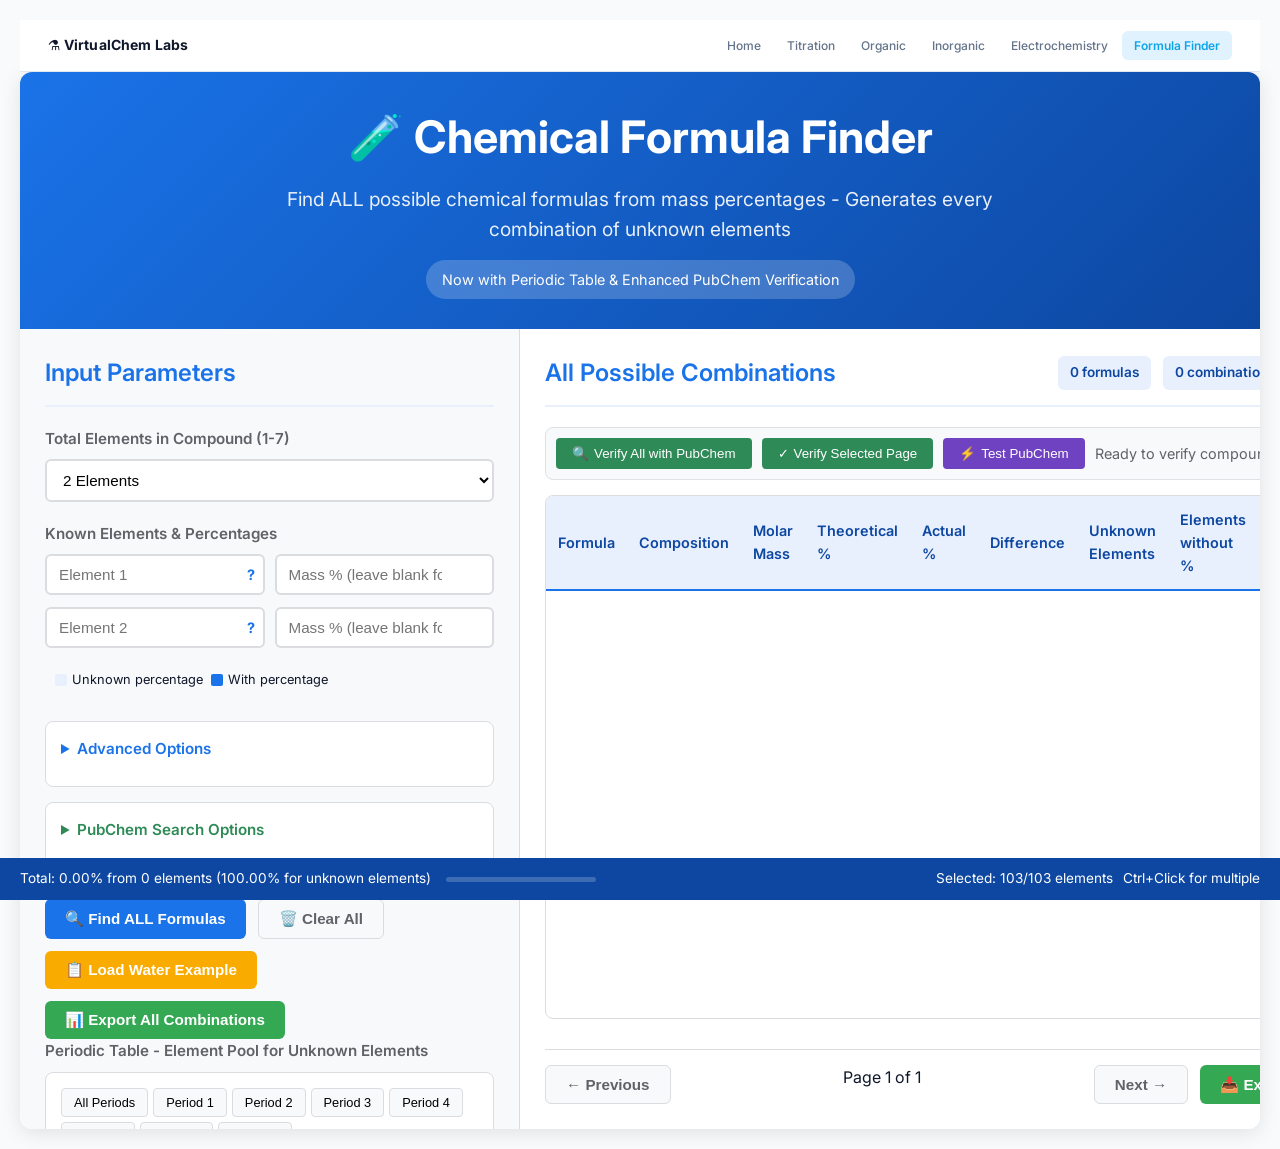
<file: labs/formula.html>
<!DOCTYPE html>
<html lang="en">
<head>
    <meta charset="UTF-8">
    <meta name="viewport" content="width=device-width, initial-scale=1.0">
    <title>Chemical Formula Finder — VirtualChem by MKh</title>
    <style>
        /* White and Blue Theme */
        :root {
            --primary-blue: #1a73e8;
            --light-blue: #e8f0fe;
            --dark-blue: #0d47a1;
            --white: #ffffff;
            --light-gray: #f8f9fa;
            --medium-gray: #dadce0;
            --dark-gray: #5f6368;
            --success-green: #34a853;
            --warning-orange: #f9ab00;
            --error-red: #dc3545;
            --pubchem-green: #2e8b57;
            --transition-speed: 0.3s;
        }
        
        * {
            margin: 0;
            padding: 0;
            box-sizing: border-box;
        }
        
        body {
            font-family: 'Segoe UI', Tahoma, Geneva, Verdana, sans-serif;
            background-color: var(--white);
            color: #333;
            line-height: 1.6;
            padding: 20px;
        }
        
        .container {
            max-width: 1600px;
            margin: 0 auto;
            background: var(--white);
            border-radius: 12px;
            box-shadow: 0 4px 20px rgba(0, 0, 0, 0.1);
            overflow: hidden;
        }
        
        /* Header */
        .header {
            background: linear-gradient(135deg, var(--primary-blue), var(--dark-blue));
            color: var(--white);
            padding: 30px 40px;
            text-align: center;
        }
        
        .header h1 {
            font-size: 2.8rem;
            margin-bottom: 10px;
            font-weight: 700;
        }
        
        .header .subtitle {
            font-size: 1.2rem;
            opacity: 0.9;
            max-width: 800px;
            margin: 0 auto;
        }
        
        .header .badge {
            display: inline-block;
            background: rgba(255, 255, 255, 0.2);
            padding: 8px 16px;
            border-radius: 20px;
            font-size: 0.9rem;
            margin-top: 15px;
        }
        
        /* Main Layout */
        .main-grid {
            display: grid;
            grid-template-columns: 500px 1fr;
            gap: 0;
            min-height: 800px;
        }
        
        @media (max-width: 1200px) {
            .main-grid {
                grid-template-columns: 1fr;
            }
        }
        
        /* Left Panel - Inputs */
        .input-panel {
            background: var(--light-gray);
            padding: 25px;
            border-right: 1px solid var(--medium-gray);
            overflow-y: auto;
            max-height: 800px;
        }
        
        .panel-title {
            color: var(--primary-blue);
            font-size: 1.5rem;
            margin-bottom: 20px;
            padding-bottom: 12px;
            border-bottom: 2px solid var(--light-blue);
            font-weight: 600;
        }
        
        /* Form Groups */
        .form-group {
            margin-bottom: 20px;
        }
        
        .form-group label {
            display: block;
            color: var(--dark-gray);
            font-weight: 600;
            margin-bottom: 8px;
            font-size: 0.95rem;
        }
        
        .form-group input,
        .form-group select {
            width: 100%;
            padding: 10px 12px;
            border: 2px solid var(--medium-gray);
            border-radius: 6px;
            font-size: 0.95rem;
            transition: all var(--transition-speed);
            background: var(--white);
        }
        
        .form-group input:focus,
        .form-group select:focus {
            outline: none;
            border-color: var(--primary-blue);
            box-shadow: 0 0 0 3px rgba(26, 115, 232, 0.1);
        }
        
        /* Element Input Rows */
        .element-row {
            display: grid;
            grid-template-columns: 1fr 1fr;
            gap: 10px;
            margin-bottom: 12px;
            align-items: center;
        }
        
        .element-input {
            position: relative;
        }
        
        .element-input input {
            padding-right: 35px;
        }
        
        .element-symbol {
            position: absolute;
            right: 10px;
            top: 50%;
            transform: translateY(-50%);
            font-weight: bold;
            color: var(--primary-blue);
            font-size: 0.9rem;
        }
        
        /* Advanced Options */
        .advanced-options {
            background: var(--white);
            border-radius: 8px;
            padding: 15px;
            margin-top: 15px;
            border: 1px solid var(--medium-gray);
        }
        
        .advanced-options summary {
            color: var(--primary-blue);
            font-weight: 600;
            cursor: pointer;
            margin-bottom: 10px;
            font-size: 0.95rem;
        }
        
        .options-grid {
            display: grid;
            grid-template-columns: repeat(2, 1fr);
            gap: 12px;
            margin-top: 10px;
        }
        
        /* PubChem Search Options */
        .pubchem-search-options {
            background: var(--white);
            border-radius: 8px;
            padding: 15px;
            margin-top: 15px;
            border: 1px solid var(--medium-gray);
        }
        
        .pubchem-search-options summary {
            color: var(--pubchem-green);
            font-weight: 600;
            cursor: pointer;
            margin-bottom: 10px;
            font-size: 0.95rem;
        }
        
        .pubchem-options-grid {
            display: grid;
            grid-template-columns: repeat(3, 1fr);
            gap: 12px;
            margin-top: 10px;
        }
        
        .charge-options {
            display: flex;
            gap: 10px;
            margin-top: 10px;
        }
        
        .charge-btn {
            padding: 8px 12px;
            background: var(--light-gray);
            border: 1px solid var(--medium-gray);
            border-radius: 4px;
            cursor: pointer;
            transition: all var(--transition-speed);
            font-size: 0.85rem;
            font-weight: 500;
        }
        
        .charge-btn:hover {
            background: var(--medium-gray);
        }
        
        .charge-btn.active {
            background: var(--pubchem-green);
            color: var(--white);
            border-color: var(--pubchem-green);
        }
        
        /* Periodic Table Styles */
        .periodic-table-container {
            background: white;
            border-radius: 8px;
            padding: 15px;
            border: 1px solid var(--medium-gray);
            margin-bottom: 15px;
        }
        
        .periodic-table-grid {
            display: grid;
            grid-template-columns: repeat(18, 1fr);
            grid-template-rows: repeat(9, 1fr);
            gap: 3px;
            margin-top: 10px;
        }
        
        .periodic-table-cell {
            aspect-ratio: 1;
            border: 1px solid var(--medium-gray);
            border-radius: 4px;
            display: flex;
            flex-direction: column;
            align-items: center;
            justify-content: center;
            cursor: pointer;
            transition: all 0.2s;
            font-size: 0.8rem;
            position: relative;
            overflow: hidden;
            padding: 2px;
        }
        
        .periodic-table-cell:hover {
            transform: scale(1.05);
            z-index: 10;
            box-shadow: 0 2px 8px rgba(0,0,0,0.2);
        }
        
        .periodic-table-cell.selected {
            border-color: var(--primary-blue);
            background-color: var(--light-blue);
            box-shadow: 0 0 0 2px var(--primary-blue);
        }
        
        .periodic-table-cell .symbol {
            font-weight: 700;
            font-size: 0.9rem;
            line-height: 1;
        }
        
        .periodic-table-cell .number {
            position: absolute;
            top: 2px;
            left: 3px;
            font-size: 0.6rem;
            color: var(--dark-gray);
        }
        
        .periodic-table-cell .mass {
            font-size: 0.55rem;
            color: var(--dark-gray);
            line-height: 1;
            margin-top: 1px;
        }
        
        .periodic-table-controls {
            display: flex;
            gap: 8px;
            margin-bottom: 12px;
            flex-wrap: wrap;
        }
        
        .periodic-table-btn {
            padding: 6px 12px;
            background: var(--light-gray);
            border: 1px solid var(--medium-gray);
            border-radius: 4px;
            cursor: pointer;
            transition: all var(--transition-speed);
            font-size: 0.8rem;
            font-weight: 500;
        }
        
        .periodic-table-btn:hover {
            background: var(--medium-gray);
        }
        
        .periodic-table-btn.active {
            background: var(--primary-blue);
            color: var(--white);
            border-color: var(--primary-blue);
        }
        
        .periodic-table-btn.period-btn {
            min-width: 40px;
        }
        
        .periodic-table-btn.group-btn {
            min-width: 50px;
        }
        
        /* Right Panel - Results */
        .results-panel {
            padding: 25px;
            background: var(--white);
            display: flex;
            flex-direction: column;
        }
        
        .results-header {
            display: flex;
            justify-content: space-between;
            align-items: center;
            margin-bottom: 20px;
            padding-bottom: 12px;
            border-bottom: 2px solid var(--light-blue);
            flex-shrink: 0;
        }
        
        .results-title {
            color: var(--primary-blue);
            font-size: 1.5rem;
            font-weight: 600;
        }
        
        .results-stats {
            display: flex;
            gap: 12px;
            align-items: center;
        }
        
        .stat-box {
            background: var(--light-blue);
            padding: 6px 12px;
            border-radius: 6px;
            font-size: 0.85rem;
            color: var(--dark-blue);
            font-weight: 600;
        }
        
        /* PubChem Verification */
        .pubchem-verification {
            display: flex;
            gap: 10px;
            align-items: center;
            margin-bottom: 15px;
            padding: 10px;
            background: #f8f9fa;
            border-radius: 8px;
            border: 1px solid #dee2e6;
        }
        
        .pubchem-btn {
            background: var(--pubchem-green);
            color: white;
            border: none;
            padding: 8px 16px;
            border-radius: 4px;
            cursor: pointer;
            display: flex;
            align-items: center;
            gap: 5px;
            font-weight: 500;
            transition: background 0.3s;
        }
        
        .pubchem-btn:hover {
            background: #26734d;
        }
        
        .pubchem-btn:disabled {
            background: var(--medium-gray);
            cursor: not-allowed;
        }
        
        .pubchem-status {
            font-size: 0.9rem;
            color: var(--dark-gray);
        }
        
        .pubchem-verified {
            color: var(--success-green);
            font-weight: bold;
        }
        
        .pubchem-error {
            color: var(--error-red);
        }
        
        .pubchem-loading {
            display: inline-flex;
            align-items: center;
            gap: 5px;
        }
        
        .pubchem-loading::after {
            content: '';
            width: 12px;
            height: 12px;
            border: 2px solid var(--primary-blue);
            border-top-color: transparent;
            border-radius: 50%;
            animation: spin 1s linear infinite;
        }
        
        @keyframes spin {
            to { transform: rotate(360deg); }
        }
        
        .pubchem-badge {
            padding: 2px 6px;
            border-radius: 3px;
            font-size: 0.7rem;
            font-weight: bold;
        }
        
        .pubchem-badge.verified {
            background: var(--success-green);
            color: white;
        }
        
        .pubchem-badge.unverified {
            background: var(--error-red);
            color: white;
        }
        
        .pubchem-badge.pending {
            background: var(--warning-orange);
            color: #212529;
        }
        
        .pubchem-badge.not-found {
            background: #6c757d;
            color: white;
        }
        
        .pubchem-link {
            color: var(--pubchem-green);
            text-decoration: none;
            font-weight: 500;
            display: inline-flex;
            align-items: center;
            gap: 3px;
        }
        
        .pubchem-link:hover {
            text-decoration: underline;
        }
        
        /* Results Table */
        .results-container {
            overflow: auto;
            flex: 1;
            border: 1px solid var(--medium-gray);
            border-radius: 8px;
            background: var(--white);
            margin-bottom: 15px;
        }
        
        .results-table {
            width: 100%;
            border-collapse: collapse;
            min-width: 800px;
        }
        
        .results-table th {
            background: var(--light-blue);
            color: var(--dark-blue);
            font-weight: 600;
            padding: 12px;
            text-align: left;
            position: sticky;
            top: 0;
            border-bottom: 2px solid var(--primary-blue);
            font-size: 0.9rem;
        }
        
        .results-table td {
            padding: 10px 12px;
            border-bottom: 1px solid var(--medium-gray);
            font-size: 0.9rem;
        }
        
        .results-table tr:hover {
            background: var(--light-blue);
        }
        
        .formula-cell {
            font-family: 'Courier New', monospace;
            font-size: 1.1rem;
            font-weight: 600;
            color: var(--dark-blue);
        }
        
        .composition-cell {
            font-family: 'Courier New', monospace;
            font-size: 0.85rem;
            color: var(--dark-gray);
        }
        
        .percentage-cell {
            text-align: center;
            font-weight: 600;
        }
        
        .percentage-diff {
            font-size: 0.75rem;
            color: var(--dark-gray);
            margin-top: 2px;
        }
        
        /* Control Buttons */
        .controls {
            display: flex;
            gap: 12px;
            flex-wrap: wrap;
            margin-top: 15px;
            padding-top: 15px;
            border-top: 1px solid var(--medium-gray);
            flex-shrink: 0;
        }
        
        .btn {
            padding: 10px 20px;
            border: none;
            border-radius: 6px;
            font-size: 0.95rem;
            font-weight: 600;
            cursor: pointer;
            transition: all var(--transition-speed);
            display: inline-flex;
            align-items: center;
            gap: 6px;
        }
        
        .btn-primary {
            background: var(--primary-blue);
            color: var(--white);
        }
        
        .btn-primary:hover {
            background: var(--dark-blue);
            transform: translateY(-2px);
            box-shadow: 0 4px 12px rgba(26, 115, 232, 0.3);
        }
        
        .btn-secondary {
            background: var(--light-gray);
            color: var(--dark-gray);
            border: 1px solid var(--medium-gray);
        }
        
        .btn-secondary:hover {
            background: var(--medium-gray);
        }
        
        .btn-success {
            background: var(--success-green);
            color: var(--white);
        }
        
        .btn-success:hover {
            background: #2d8c47;
        }
        
        .btn-warning {
            background: var(--warning-orange);
            color: var(--white);
        }
        
        .btn-warning:hover {
            background: #e09a00;
        }
        
        /* Status Bar */
        .status-bar {
            position: fixed;
            bottom: 0;
            left: 0;
            right: 0;
            background: var(--dark-blue);
            color: var(--white);
            padding: 10px 20px;
            font-size: 0.85rem;
            display: flex;
            justify-content: space-between;
            align-items: center;
            z-index: 1000;
        }
        
        .status-left {
            display: flex;
            align-items: center;
            gap: 15px;
        }
        
        .status-right {
            display: flex;
            gap: 10px;
        }
        
        .progress-bar {
            width: 150px;
            height: 5px;
            background: rgba(255, 255, 255, 0.2);
            border-radius: 3px;
            overflow: hidden;
        }
        
        .progress-fill {
            height: 100%;
            background: var(--success-green);
            width: 0%;
            transition: width 0.3s;
        }
        
        /* Loading Spinner */
        .spinner {
            display: inline-block;
            width: 18px;
            height: 18px;
            border: 2px solid rgba(255, 255, 255, 0.3);
            border-radius: 50%;
            border-top-color: var(--white);
            animation: spin 1s ease-in-out infinite;
        }
        
        /* Element Categories */
        .category-legend {
            display: flex;
            flex-wrap: wrap;
            gap: 8px;
            margin-top: 10px;
            padding: 10px;
            background: var(--light-gray);
            border-radius: 6px;
            font-size: 0.8rem;
        }
        
        .category-item {
            display: flex;
            align-items: center;
            gap: 5px;
        }
        
        .category-color {
            width: 12px;
            height: 12px;
            border-radius: 2px;
        }
        
        /* Selection Mode Indicator */
        .selection-mode-indicator {
            position: fixed;
            top: 10px;
            right: 10px;
            background: rgba(0, 0, 0, 0.8);
            color: white;
            padding: 8px 12px;
            border-radius: 6px;
            font-size: 0.9rem;
            z-index: 1001;
            pointer-events: none;
            transition: opacity 0.3s;
            opacity: 0;
        }
        
        .selection-mode-indicator.visible {
            opacity: 1;
        }
        
        /* Responsive */
        @media (max-width: 768px) {
            .header {
                padding: 20px;
            }
            
            .header h1 {
                font-size: 2rem;
            }
            
            .input-panel,
            .results-panel {
                padding: 15px;
            }
            
            .controls {
                flex-direction: column;
            }
            
            .btn {
                width: 100%;
                justify-content: center;
            }
            
            .periodic-table-grid {
                grid-template-columns: repeat(10, 1fr);
                font-size: 0.7rem;
            }
            
            .periodic-table-cell .symbol {
                font-size: 0.8rem;
            }
            
            .periodic-table-controls {
                justify-content: center;
            }
            
            .pubchem-verification {
                flex-direction: column;
                align-items: flex-start;
            }
        }
    </style>

<link rel="stylesheet" href="shared.css">
</head>
<body>

<nav class="site-nav" role="navigation" aria-label="Site navigation">
    <a href="../index.html" class="site-nav-brand">⚗️ VirtualChem Labs</a>
    <div class="site-nav-links">
        <a href="../index.html">Home</a>
        <a href="titration.html">Titration</a>
        <a href="organic.html">Organic</a>
        <a href="inorganic.html">Inorganic</a>
        <a href="electrochem.html">Electrochemistry</a>
        <a href="formula.html" class="snav-active">Formula Finder</a>
    </div>
</nav>
    <div class="container">
        <!-- Header -->
        <div class="header">
            <h1>🧪 Chemical Formula Finder</h1>
            <p class="subtitle">Find ALL possible chemical formulas from mass percentages - Generates every combination of unknown elements</p>
            <div class="badge">Now with Periodic Table & Enhanced PubChem Verification</div>
        </div>
        
        <!-- Main Grid -->
        <div class="main-grid">
            <!-- Left Panel - Inputs -->
            <div class="input-panel">
                <h2 class="panel-title">Input Parameters</h2>
                
                <!-- Total Elements -->
                <div class="form-group">
                    <label for="totalElements">Total Elements in Compound (1-7)</label>
                    <select id="totalElements">
                        <option value="1">1 Element</option>
                        <option value="2" selected>2 Elements</option>
                        <option value="3">3 Elements</option>
                        <option value="4">4 Elements</option>
                        <option value="5">5 Elements</option>
                        <option value="6">6 Elements</option>
                        <option value="7">7 Elements</option>
                    </select>
                </div>
                
                <!-- Known Elements -->
                <div class="form-group">
                    <label>Known Elements & Percentages</label>
                    <div id="elementInputs">
                        <!-- Generated by JavaScript -->
                    </div>
                    <div class="category-legend">
                        <div class="category-item">
                            <div class="category-color" style="background-color: #e8f0fe;"></div>
                            <span>Unknown percentage</span>
                        </div>
                        <div class="category-item">
                            <div class="category-color" style="background-color: #1a73e8;"></div>
                            <span>With percentage</span>
                        </div>
                    </div>
                </div>
                
                <!-- Advanced Options -->
                <details class="advanced-options">
                    <summary>Advanced Options</summary>
                    <div class="options-grid">
                        <div class="form-group">
                            <label for="tolerance">Tolerance (%)</label>
                            <input type="number" id="tolerance" value="0.5" step="0.1" min="0" max="10">
                        </div>
                        <div class="form-group">
                            <label for="maxCoefficient">Max Coefficient per Element</label>
                            <input type="number" id="maxCoefficient" value="12" min="1" max="50">
                        </div>
                        <div class="form-group">
                            <label for="maxResults">Max Results to Display</label>
                            <input type="number" id="maxResults" value="1000" min="100" max="10000">
                        </div>
                        <div class="form-group">
                            <label for="searchMethod">Search Method</label>
                            <select id="searchMethod">
                                <option value="bruteforce" selected>Brute Force (All Combinations)</option>
                                <option value="smart">Smart Search (Optimized)</option>
                            </select>
                        </div>
                    </div>
                </details>
                
                <!-- PubChem Search Options -->
                <details class="pubchem-search-options">
                    <summary>PubChem Search Options</summary>
                    <div class="pubchem-options-grid">
                        <div class="form-group">
                            <label for="pubchemSearchType">Search Type</label>
                            <select id="pubchemSearchType">
                                <option value="strict" selected>Strict Formula Match</option>
                                <option value="synonyms">Include Synonyms</option>
                            </select>
                        </div>
                        <div class="form-group">
                            <label for="pubchemChargeType">Charge Type</label>
                            <select id="pubchemChargeType">
                                <option value="any" selected>Any Charge</option>
                                <option value="neutral">Neutral Only</option>
                                <option value="cation">Cations Only</option>
                                <option value="anion">Anions Only</option>
                            </select>
                        </div>
                        <div class="form-group">
                            <label for="pubchemCompoundType">Compound Type</label>
                            <select id="pubchemCompoundType">
                                <option value="all" selected>All Compounds</option>
                                <option value="inorganic">Inorganic Only</option>
                                <option value="organic">Organic Only</option>
                            </select>
                        </div>
                        <div class="form-group">
                            <label for="pubchemBatchSize">Batch Size</label>
                            <input type="number" id="pubchemBatchSize" value="3" min="1" max="10">
                        </div>
                    </div>
                </details>
                
                <!-- Control Buttons -->
                <div class="controls">
                    <button class="btn btn-primary" id="calculateBtn">
                        <span>🔍 Find ALL Formulas</span>
                    </button>
                    <button class="btn btn-secondary" id="clearBtn">
                        <span>🗑️ Clear All</span>
                    </button>
                    <button class="btn btn-warning" id="loadExampleBtn">
                        <span>📋 Load Water Example</span>
                    </button>
                    <button class="btn btn-success" id="exportAllBtn">
                        <span>📊 Export All Combinations</span>
                    </button>
                </div>
                
                <!-- Periodic Table -->
                <div class="form-group">
                    <label>Periodic Table - Element Pool for Unknown Elements</label>
                    <div class="periodic-table-container">
                        <div class="periodic-table-controls">
                            <div style="display: flex; gap: 5px; flex-wrap: wrap;">
                                <button class="periodic-table-btn period-btn" data-period="all">All Periods</button>
                                <button class="periodic-table-btn period-btn" data-period="1">Period 1</button>
                                <button class="periodic-table-btn period-btn" data-period="2">Period 2</button>
                                <button class="periodic-table-btn period-btn" data-period="3">Period 3</button>
                                <button class="periodic-table-btn period-btn" data-period="4">Period 4</button>
                                <button class="periodic-table-btn period-btn" data-period="5">Period 5</button>
                                <button class="periodic-table-btn period-btn" data-period="6">Period 6</button>
                                <button class="periodic-table-btn period-btn" data-period="7">Period 7</button>
                            </div>
                            <div style="display: flex; gap: 5px; flex-wrap: wrap; margin-top: 5px;">
                                <button class="periodic-table-btn group-btn" data-group="all">All Groups</button>
                                <button class="periodic-table-btn group-btn" data-group="1">Group 1</button>
                                <button class="periodic-table-btn group-btn" data-group="2">Group 2</button>
                                <button class="periodic-table-btn group-btn" data-group="13">Group 13</button>
                                <button class="periodic-table-btn group-btn" data-group="14">Group 14</button>
                                <button class="periodic-table-btn group-btn" data-group="15">Group 15</button>
                                <button class="periodic-table-btn group-btn" data-group="16">Group 16</button>
                                <button class="periodic-table-btn group-btn" data-group="17">Group 17</button>
                                <button class="periodic-table-btn group-btn" data-group="18">Group 18</button>
                            </div>
                            <div style="display: flex; gap: 5px; flex-wrap: wrap; margin-top: 5px;">
                                <button class="periodic-table-btn" data-type="transition">Transition Metals</button>
                                <button class="periodic-table-btn" data-type="lanthanides">Lanthanides</button>
                                <button class="periodic-table-btn" data-type="actinides">Actinides</button>
                            </div>
                        </div>
                        <div class="periodic-table-grid" id="periodicTableGrid">
                            <!-- Periodic table will be generated here -->
                        </div>
                        <div class="controls" style="margin-top: 15px; padding-top: 0; border-top: none;">
                            <button class="btn btn-secondary" id="selectAllBtn" style="padding: 8px 15px;">
                                <span>✓ Select All</span>
                            </button>
                            <button class="btn btn-secondary" id="selectNoneBtn" style="padding: 8px 15px;">
                                <span>✗ Select None</span>
                            </button>
                            <button class="btn btn-secondary" id="invertSelectionBtn" style="padding: 8px 15px;">
                                <span>↔ Invert Selection</span>
                            </button>
                        </div>
                    </div>
                </div>
            </div>
            
            <!-- Right Panel - Results -->
            <div class="results-panel">
                <div class="results-header">
                    <h2 class="results-title">All Possible Combinations</h2>
                    <div class="results-stats">
                        <div class="stat-box" id="formulaCount">0 formulas</div>
                        <div class="stat-box" id="combinationCount">0 combinations</div>
                        <div class="stat-box" id="timeElapsed">0.0s</div>
                    </div>
                </div>
                
                <!-- PubChem Verification Controls -->
                <div class="pubchem-verification">
                    <button class="pubchem-btn" id="verifyAllBtn">
                        <span>🔍</span> Verify All with PubChem
                    </button>
                    <button class="pubchem-btn" id="verifySelectedBtn">
                        <span>✓</span> Verify Selected Page
                    </button>
                    <button class="pubchem-btn" id="testPubChemBtn" style="background: #6f42c1;">
                        <span>⚡</span> Test PubChem
                    </button>
                    <div class="pubchem-status" id="pubchemStatus">
                        Ready to verify compounds
                    </div>
                </div>
                
                <!-- Results Table -->
                <div class="results-container">
                    <table class="results-table" id="resultsTable">
                        <thead>
                            <tr>
                                <th width="120">Formula</th>
                                <th width="150">Composition</th>
                                <th width="100">Molar Mass</th>
                                <th width="120">Theoretical %</th>
                                <th width="120">Actual %</th>
                                <th width="80">Difference</th>
                                <th width="100">Unknown Elements</th>
                                <th width="100">Elements without %</th>
                                <th width="120">PubChem Status</th>
                            </tr>
                        </thead>
                        <tbody id="resultsBody">
                            <!-- Results will be populated here -->
                        </tbody>
                    </table>
                </div>
                
                <!-- Results Controls -->
                <div class="controls">
                    <button class="btn btn-secondary" id="prevPageBtn" disabled>
                        <span>← Previous</span>
                    </button>
                    <div style="flex: 1; text-align: center;">
                        <span id="pageInfo">Page 1 of 1</span>
                    </div>
                    <button class="btn btn-secondary" id="nextPageBtn" disabled>
                        <span>Next →</span>
                    </button>
                    <button class="btn btn-success" id="exportPageBtn" disabled>
                        <span>📥 Export Page</span>
                    </button>
                </div>
            </div>
        </div>
    </div>
    
    <!-- Status Bar -->
    <div class="status-bar" id="statusBar">
        <div class="status-left">
            <span id="statusText">Ready to calculate all possible combinations</span>
            <div class="progress-bar">
                <div class="progress-fill" id="progressFill"></div>
            </div>
        </div>
        <div class="status-right">
            <span id="selectedElements">Selected: 118/118 elements</span>
            <span id="selectionMode">Ctrl+Click for multiple</span>
        </div>
    </div>

    <!-- Selection Mode Indicator -->
    <div class="selection-mode-indicator" id="selectionModeIndicator">
        <span id="indicatorText">Single Selection</span>
    </div>

    <script>
        // ============================================
        // CHEMICAL DATABASE & PERIODIC TABLE DATA
        // ============================================
        
        // Complete atomic mass database (IUPAC 2022)
        const ATOMIC_MASSES = {
            // Period 1
            'H': 1.008, 'He': 4.0026,
            // Period 2
            'Li': 6.94, 'Be': 9.0122, 'B': 10.81, 'C': 12.011, 'N': 14.007, 'O': 15.999, 'F': 18.998, 'Ne': 20.180,
            // Period 3
            'Na': 22.990, 'Mg': 24.305, 'Al': 26.982, 'Si': 28.085, 'P': 30.974, 'S': 32.06, 'Cl': 35.45, 'Ar': 39.95,
            // Period 4
            'K': 39.098, 'Ca': 40.078, 'Sc': 44.956, 'Ti': 47.867, 'V': 50.942, 'Cr': 51.996, 'Mn': 54.938, 'Fe': 55.845,
            'Co': 58.933, 'Ni': 58.693, 'Cu': 63.546, 'Zn': 65.38, 'Ga': 69.723, 'Ge': 72.630, 'As': 74.922, 'Se': 78.971,
            'Br': 79.904, 'Kr': 83.798,
            // Period 5
            'Rb': 85.468, 'Sr': 87.62, 'Y': 88.906, 'Zr': 91.224, 'Nb': 92.906, 'Mo': 95.95, 'Tc': 98, 'Ru': 101.07,
            'Rh': 102.91, 'Pd': 106.42, 'Ag': 107.87, 'Cd': 112.41, 'In': 114.82, 'Sn': 118.71, 'Sb': 121.76, 'Te': 127.60,
            'I': 126.90, 'Xe': 131.29,
            // Period 6
            'Cs': 132.91, 'Ba': 137.33, 'La': 138.91, 'Ce': 140.12, 'Pr': 140.91, 'Nd': 144.24, 'Pm': 145, 'Sm': 150.36,
            'Eu': 151.96, 'Gd': 157.25, 'Tb': 158.93, 'Dy': 162.50, 'Ho': 164.93, 'Er': 167.26, 'Tm': 168.93, 'Yb': 173.05,
            'Lu': 174.97, 'Hf': 178.49, 'Ta': 180.95, 'W': 183.84, 'Re': 186.21, 'Os': 190.23, 'Ir': 192.22, 'Pt': 195.08,
            'Au': 196.97, 'Hg': 200.59, 'Tl': 204.38, 'Pb': 207.2, 'Bi': 208.98, 'Po': 209, 'At': 210, 'Rn': 222,
            // Period 7
            'Fr': 223, 'Ra': 226, 'Ac': 227, 'Th': 232.04, 'Pa': 231.04, 'U': 238.03, 'Np': 237, 'Pu': 244, 'Am': 243,
            'Cm': 247, 'Bk': 247, 'Cf': 251, 'Es': 252, 'Fm': 257, 'Md': 258, 'No': 259, 'Lr': 262
        };

        // Periodic table layout data - positions for each element
        const PERIODIC_TABLE_LAYOUT = {
            // Row 1
            1: {row: 1, col: 1, category: 'nonmetal'}, // H
            2: {row: 1, col: 18, category: 'noble'}, // He
            
            // Row 2
            3: {row: 2, col: 1, category: 'alkali'}, // Li
            4: {row: 2, col: 2, category: 'alkaline'}, // Be
            5: {row: 2, col: 13, category: 'metalloid'}, // B
            6: {row: 2, col: 14, category: 'nonmetal'}, // C
            7: {row: 2, col: 15, category: 'nonmetal'}, // N
            8: {row: 2, col: 16, category: 'nonmetal'}, // O
            9: {row: 2, col: 17, category: 'halogen'}, // F
            10: {row: 2, col: 18, category: 'noble'}, // Ne
            
            // Row 3
            11: {row: 3, col: 1, category: 'alkali'}, // Na
            12: {row: 3, col: 2, category: 'alkaline'}, // Mg
            13: {row: 3, col: 13, category: 'post-transition'}, // Al
            14: {row: 3, col: 14, category: 'metalloid'}, // Si
            15: {row: 3, col: 15, category: 'nonmetal'}, // P
            16: {row: 3, col: 16, category: 'nonmetal'}, // S
            17: {row: 3, col: 17, category: 'halogen'}, // Cl
            18: {row: 3, col: 18, category: 'noble'}, // Ar
            
            // Row 4
            19: {row: 4, col: 1, category: 'alkali'}, // K
            20: {row: 4, col: 2, category: 'alkaline'}, // Ca
            21: {row: 4, col: 3, category: 'transition'}, // Sc
            22: {row: 4, col: 4, category: 'transition'}, // Ti
            23: {row: 4, col: 5, category: 'transition'}, // V
            24: {row: 4, col: 6, category: 'transition'}, // Cr
            25: {row: 4, col: 7, category: 'transition'}, // Mn
            26: {row: 4, col: 8, category: 'transition'}, // Fe
            27: {row: 4, col: 9, category: 'transition'}, // Co
            28: {row: 4, col: 10, category: 'transition'}, // Ni
            29: {row: 4, col: 11, category: 'transition'}, // Cu
            30: {row: 4, col: 12, category: 'transition'}, // Zn
            31: {row: 4, col: 13, category: 'post-transition'}, // Ga
            32: {row: 4, col: 14, category: 'metalloid'}, // Ge
            33: {row: 4, col: 15, category: 'metalloid'}, // As
            34: {row: 4, col: 16, category: 'nonmetal'}, // Se
            35: {row: 4, col: 17, category: 'halogen'}, // Br
            36: {row: 4, col: 18, category: 'noble'}, // Kr
            
            // Row 5
            37: {row: 5, col: 1, category: 'alkali'}, // Rb
            38: {row: 5, col: 2, category: 'alkaline'}, // Sr
            39: {row: 5, col: 3, category: 'transition'}, // Y
            40: {row: 5, col: 4, category: 'transition'}, // Zr
            41: {row: 5, col: 5, category: 'transition'}, // Nb
            42: {row: 5, col: 6, category: 'transition'}, // Mo
            43: {row: 5, col: 7, category: 'transition'}, // Tc
            44: {row: 5, col: 8, category: 'transition'}, // Ru
            45: {row: 5, col: 9, category: 'transition'}, // Rh
            46: {row: 5, col: 10, category: 'transition'}, // Pd
            47: {row: 5, col: 11, category: 'transition'}, // Ag
            48: {row: 5, col: 12, category: 'transition'}, // Cd
            49: {row: 5, col: 13, category: 'post-transition'}, // In
            50: {row: 5, col: 14, category: 'post-transition'}, // Sn
            51: {row: 5, col: 15, category: 'metalloid'}, // Sb
            52: {row: 5, col: 16, category: 'metalloid'}, // Te
            53: {row: 5, col: 17, category: 'halogen'}, // I
            54: {row: 5, col: 18, category: 'noble'}, // Xe
            
            // Row 6
            55: {row: 6, col: 1, category: 'alkali'}, // Cs
            56: {row: 6, col: 2, category: 'alkaline'}, // Ba
            57: {row: 6, col: 3, category: 'lanthanide'}, // La
            72: {row: 6, col: 4, category: 'transition'}, // Hf
            73: {row: 6, col: 5, category: 'transition'}, // Ta
            74: {row: 6, col: 6, category: 'transition'}, // W
            75: {row: 6, col: 7, category: 'transition'}, // Re
            76: {row: 6, col: 8, category: 'transition'}, // Os
            77: {row: 6, col: 9, category: 'transition'}, // Ir
            78: {row: 6, col: 10, category: 'transition'}, // Pt
            79: {row: 6, col: 11, category: 'transition'}, // Au
            80: {row: 6, col: 12, category: 'transition'}, // Hg
            81: {row: 6, col: 13, category: 'post-transition'}, // Tl
            82: {row: 6, col: 14, category: 'post-transition'}, // Pb
            83: {row: 6, col: 15, category: 'post-transition'}, // Bi
            84: {row: 6, col: 16, category: 'post-transition'}, // Po
            85: {row: 6, col: 17, category: 'halogen'}, // At
            86: {row: 6, col: 18, category: 'noble'}, // Rn
            
            // Row 7
            87: {row: 7, col: 1, category: 'alkali'}, // Fr
            88: {row: 7, col: 2, category: 'alkaline'}, // Ra
            89: {row: 7, col: 3, category: 'actinide'}, // Ac
            104: {row: 7, col: 4, category: 'transition'}, // Rf
            105: {row: 7, col: 5, category: 'transition'}, // Db
            106: {row: 7, col: 6, category: 'transition'}, // Sg
            107: {row: 7, col: 7, category: 'transition'}, // Bh
            108: {row: 7, col: 8, category: 'transition'}, // Hs
            109: {row: 7, col: 9, category: 'transition'}, // Mt
            110: {row: 7, col: 10, category: 'transition'}, // Ds
            111: {row: 7, col: 11, category: 'transition'}, // Rg
            112: {row: 7, col: 12, category: 'transition'}, // Cn
            113: {row: 7, col: 13, category: 'post-transition'}, // Nh
            114: {row: 7, col: 14, category: 'post-transition'}, // Fl
            115: {row: 7, col: 15, category: 'post-transition'}, // Mc
            116: {row: 7, col: 16, category: 'post-transition'}, // Lv
            117: {row: 7, col: 17, category: 'halogen'}, // Ts
            118: {row: 7, col: 18, category: 'noble'}, // Og
            
            // Lanthanides (row 8)
            58: {row: 8, col: 4, category: 'lanthanide'}, // Ce
            59: {row: 8, col: 5, category: 'lanthanide'}, // Pr
            60: {row: 8, col: 6, category: 'lanthanide'}, // Nd
            61: {row: 8, col: 7, category: 'lanthanide'}, // Pm
            62: {row: 8, col: 8, category: 'lanthanide'}, // Sm
            63: {row: 8, col: 9, category: 'lanthanide'}, // Eu
            64: {row: 8, col: 10, category: 'lanthanide'}, // Gd
            65: {row: 8, col: 11, category: 'lanthanide'}, // Tb
            66: {row: 8, col: 12, category: 'lanthanide'}, // Dy
            67: {row: 8, col: 13, category: 'lanthanide'}, // Ho
            68: {row: 8, col: 14, category: 'lanthanide'}, // Er
            69: {row: 8, col: 15, category: 'lanthanide'}, // Tm
            70: {row: 8, col: 16, category: 'lanthanide'}, // Yb
            71: {row: 8, col: 17, category: 'lanthanide'}, // Lu
            
            // Actinides (row 9)
            90: {row: 9, col: 4, category: 'actinide'}, // Th
            91: {row: 9, col: 5, category: 'actinide'}, // Pa
            92: {row: 9, col: 6, category: 'actinide'}, // U
            93: {row: 9, col: 7, category: 'actinide'}, // Np
            94: {row: 9, col: 8, category: 'actinide'}, // Pu
            95: {row: 9, col: 9, category: 'actinide'}, // Am
            96: {row: 9, col: 10, category: 'actinide'}, // Cm
            97: {row: 9, col: 11, category: 'actinide'}, // Bk
            98: {row: 9, col: 12, category: 'actinide'}, // Cf
            99: {row: 9, col: 13, category: 'actinide'}, // Es
            100: {row: 9, col: 14, category: 'actinide'}, // Fm
            101: {row: 9, col: 15, category: 'actinide'}, // Md
            102: {row: 9, col: 16, category: 'actinide'}, // No
            103: {row: 9, col: 17, category: 'actinide'}, // Lr
        };

        // Element symbols in order of atomic number
        const ELEMENTS_BY_ATOMIC_NUMBER = [
            'H', 'He', 'Li', 'Be', 'B', 'C', 'N', 'O', 'F', 'Ne',
            'Na', 'Mg', 'Al', 'Si', 'P', 'S', 'Cl', 'Ar', 'K', 'Ca',
            'Sc', 'Ti', 'V', 'Cr', 'Mn', 'Fe', 'Co', 'Ni', 'Cu', 'Zn',
            'Ga', 'Ge', 'As', 'Se', 'Br', 'Kr', 'Rb', 'Sr', 'Y', 'Zr',
            'Nb', 'Mo', 'Tc', 'Ru', 'Rh', 'Pd', 'Ag', 'Cd', 'In', 'Sn',
            'Sb', 'Te', 'I', 'Xe', 'Cs', 'Ba', 'La', 'Ce', 'Pr', 'Nd',
            'Pm', 'Sm', 'Eu', 'Gd', 'Tb', 'Dy', 'Ho', 'Er', 'Tm', 'Yb',
            'Lu', 'Hf', 'Ta', 'W', 'Re', 'Os', 'Ir', 'Pt', 'Au', 'Hg',
            'Tl', 'Pb', 'Bi', 'Po', 'At', 'Rn', 'Fr', 'Ra', 'Ac', 'Th',
            'Pa', 'U', 'Np', 'Pu', 'Am', 'Cm', 'Bk', 'Cf', 'Es', 'Fm',
            'Md', 'No', 'Lr', 'Rf', 'Db', 'Sg', 'Bh', 'Hs', 'Mt', 'Ds',
            'Rg', 'Cn', 'Nh', 'Fl', 'Mc', 'Lv', 'Ts', 'Og'
        ];

        // Element groups for quick selection
        const ELEMENT_GROUPS = {
            'alkali': ['Li', 'Na', 'K', 'Rb', 'Cs', 'Fr'],
            'alkaline': ['Be', 'Mg', 'Ca', 'Sr', 'Ba', 'Ra'],
            'transition': ['Sc', 'Ti', 'V', 'Cr', 'Mn', 'Fe', 'Co', 'Ni', 'Cu', 'Zn', 
                          'Y', 'Zr', 'Nb', 'Mo', 'Tc', 'Ru', 'Rh', 'Pd', 'Ag', 'Cd',
                          'Hf', 'Ta', 'W', 'Re', 'Os', 'Ir', 'Pt', 'Au', 'Hg', 'Rf',
                          'Db', 'Sg', 'Bh', 'Hs', 'Mt', 'Ds', 'Rg', 'Cn'],
            'lanthanides': ['La', 'Ce', 'Pr', 'Nd', 'Pm', 'Sm', 'Eu', 'Gd', 'Tb', 'Dy', 
                           'Ho', 'Er', 'Tm', 'Yb', 'Lu'],
            'actinides': ['Ac', 'Th', 'Pa', 'U', 'Np', 'Pu', 'Am', 'Cm', 'Bk', 'Cf', 
                         'Es', 'Fm', 'Md', 'No', 'Lr'],
            'post-transition': ['Al', 'Ga', 'In', 'Sn', 'Tl', 'Pb', 'Bi', 'Po', 'Nh', 'Fl', 'Mc', 'Lv'],
            'metalloid': ['B', 'Si', 'Ge', 'As', 'Sb', 'Te'],
            'nonmetal': ['H', 'C', 'N', 'O', 'P', 'S', 'Se'],
            'halogen': ['F', 'Cl', 'Br', 'I', 'At', 'Ts'],
            'noble': ['He', 'Ne', 'Ar', 'Kr', 'Xe', 'Rn', 'Og']
        };

        // State variables
        let state = {
            selectedElements: new Set(Object.keys(ATOMIC_MASSES)), // Start with all elements selected
            allResults: [],
            filteredResults: [],
            currentPage: 1,
            pageSize: 50,
            isCalculating: false,
            calculationStartTime: 0,
            elementInputs: [],
            periodicTableCells: {},
            shiftPressed: false,
            ctrlPressed: false,
            lastSelectedElement: null
        };

        // PubChem verification state
        let pubchemVerificationState = {
            verifiedFormulas: new Map(),
            isVerifying: false,
            verificationQueue: [],
            searchOptions: {
                type: 'strict', // 'strict' or 'synonyms'
                chargeType: 'any', // 'any', 'neutral', 'cation', 'anion'
                compoundType: 'all', // 'all', 'inorganic', 'organic'
                batchSize: 3
            }
        };

        // ============================================
        // DOM ELEMENTS
        // ============================================
        
        const elements = {
            // Input elements
            totalElements: document.getElementById('totalElements'),
            elementInputs: document.getElementById('elementInputs'),
            periodicTableGrid: document.getElementById('periodicTableGrid'),
            
            // PubChem options
            pubchemSearchType: document.getElementById('pubchemSearchType'),
            pubchemChargeType: document.getElementById('pubchemChargeType'),
            pubchemCompoundType: document.getElementById('pubchemCompoundType'),
            pubchemBatchSize: document.getElementById('pubchemBatchSize'),
            
            // Button elements
            calculateBtn: document.getElementById('calculateBtn'),
            clearBtn: document.getElementById('clearBtn'),
            loadExampleBtn: document.getElementById('loadExampleBtn'),
            exportAllBtn: document.getElementById('exportAllBtn'),
            prevPageBtn: document.getElementById('prevPageBtn'),
            nextPageBtn: document.getElementById('nextPageBtn'),
            exportPageBtn: document.getElementById('exportPageBtn'),
            selectAllBtn: document.getElementById('selectAllBtn'),
            selectNoneBtn: document.getElementById('selectNoneBtn'),
            invertSelectionBtn: document.getElementById('invertSelectionBtn'),
            
            // PubChem elements
            verifyAllBtn: document.getElementById('verifyAllBtn'),
            verifySelectedBtn: document.getElementById('verifySelectedBtn'),
            testPubChemBtn: document.getElementById('testPubChemBtn'),
            pubchemStatus: document.getElementById('pubchemStatus'),
            
            // Status elements
            statusBar: document.getElementById('statusBar'),
            statusText: document.getElementById('statusText'),
            progressFill: document.getElementById('progressFill'),
            selectedElements: document.getElementById('selectedElements'),
            selectionMode: document.getElementById('selectionMode'),
            
            // Results elements
            formulaCount: document.getElementById('formulaCount'),
            combinationCount: document.getElementById('combinationCount'),
            timeElapsed: document.getElementById('timeElapsed'),
            resultsBody: document.getElementById('resultsBody'),
            pageInfo: document.getElementById('pageInfo'),
            
            // Selection mode indicator
            selectionModeIndicator: document.getElementById('selectionModeIndicator'),
            indicatorText: document.getElementById('indicatorText')
        };

        // ============================================
        // INITIALIZATION
        // ============================================
        
        document.addEventListener('DOMContentLoaded', () => {
            initializeElementInputs();
            initializePeriodicTable();
            initializeEventListeners();
            updateSelectedElementsCount();
            initializePubChemVerification();
        });

        function initializeElementInputs() {
            updateElementInputs();
            elements.totalElements.addEventListener('change', updateElementInputs);
        }

        function updateElementInputs() {
            elements.elementInputs.innerHTML = '';
            const total = parseInt(elements.totalElements.value);
            state.elementInputs = [];
            
            for (let i = 0; i < total; i++) {
                const div = document.createElement('div');
                div.className = 'element-row';
                div.innerHTML = `
                    <div class="element-input">
                        <input type="text" 
                               id="element${i}" 
                               placeholder="Element ${i + 1}"
                               maxlength="2"
                               class="element-symbol-input"
                               list="elementSuggestions">
                        <div class="element-symbol">?</div>
                    </div>
                    <div class="element-input">
                        <input type="number" 
                               id="percent${i}" 
                               placeholder="Mass % (leave blank for unknown)"
                               step="0.01"
                               min="0"
                               max="100">
                    </div>
                `;
                elements.elementInputs.appendChild(div);
                
                // Store reference
                const symbolInput = div.querySelector(`#element${i}`);
                const percentInput = div.querySelector(`#percent${i}`);
                const symbolDisplay = div.querySelector('.element-symbol');
                
                state.elementInputs.push({
                    symbol: symbolInput,
                    percent: percentInput,
                    display: symbolDisplay
                });
                
                // Element symbol formatting
                symbolInput.addEventListener('input', (e) => {
                    let value = e.target.value;
                    
                    // Convert to proper chemical symbol format
                    if (value.length === 2) {
                        value = value.charAt(0).toUpperCase() + value.charAt(1).toLowerCase();
                    } else if (value.length === 1) {
                        value = value.toUpperCase();
                    }
                    
                    e.target.value = value;
                    
                    // Check if element exists in database
                    const elementExists = ATOMIC_MASSES[value] !== undefined;
                    symbolDisplay.textContent = elementExists ? value : '?';
                    
                    if (value && elementExists) {
                        symbolDisplay.style.color = '#1a73e8';
                    } else {
                        symbolDisplay.style.color = '#dc3545';
                    }
                    
                    // Update input field background if percentage is empty
                    if (percentInput.value.trim() === '') {
                        symbolInput.style.backgroundColor = '#e8f0fe';
                    } else {
                        symbolInput.style.backgroundColor = '';
                    }
                });
                
                percentInput.addEventListener('input', (e) => {
                    updateTotalPercentage();
                    // Update background color of symbol input based on whether percentage is filled
                    if (symbolInput.value.trim() !== '') {
                        if (e.target.value.trim() === '') {
                            symbolInput.style.backgroundColor = '#e8f0fe';
                        } else {
                            symbolInput.style.backgroundColor = '';
                        }
                    }
                });
                
                // Add autocomplete functionality
                symbolInput.addEventListener('keydown', (e) => {
                    if (e.key === 'Enter' || e.key === 'Tab') {
                        const value = symbolInput.value.trim();
                        if (value.length === 1) {
                            // Try to find matching element
                            const matches = Object.keys(ATOMIC_MASSES).filter(el => 
                                el.startsWith(value.toUpperCase())
                            );
                            if (matches.length === 1) {
                                symbolInput.value = matches[0];
                                symbolInput.dispatchEvent(new Event('input'));
                            }
                        }
                    }
                });
            }
            
            // Add datalist for element suggestions
            if (!document.getElementById('elementSuggestions')) {
                const datalist = document.createElement('datalist');
                datalist.id = 'elementSuggestions';
                Object.keys(ATOMIC_MASSES).forEach(symbol => {
                    const option = document.createElement('option');
                    option.value = symbol;
                    option.textContent = symbol;
                    datalist.appendChild(option);
                });
                document.body.appendChild(datalist);
            }
            
            updateTotalPercentage();
        }

        function initializePeriodicTable() {
            // Create a 9x18 grid
            for (let row = 1; row <= 9; row++) {
                for (let col = 1; col <= 18; col++) {
                    const cell = document.createElement('div');
                    cell.className = 'periodic-table-cell';
                    cell.dataset.row = row;
                    cell.dataset.col = col;
                    cell.dataset.category = 'empty';
                    
                    // Find element at this position
                    let elementAtPos = null;
                    for (const [symbol, data] of Object.entries(PERIODIC_TABLE_LAYOUT)) {
                        const atomicNum = parseInt(symbol);
                        const elementSymbol = ELEMENTS_BY_ATOMIC_NUMBER[atomicNum - 1];
                        if (data.row === row && data.col === col && ATOMIC_MASSES[elementSymbol]) {
                            elementAtPos = elementSymbol;
                            cell.dataset.category = data.category;
                            cell.dataset.element = elementSymbol;
                            cell.dataset.atomicNumber = atomicNum;
                            break;
                        }
                    }
                    
                    if (elementAtPos) {
                        const atomicNum = cell.dataset.atomicNumber;
                        cell.innerHTML = `
                            <div class="number">${atomicNum}</div>
                            <div class="symbol">${elementAtPos}</div>
                            <div class="mass">${ATOMIC_MASSES[elementAtPos].toFixed(2)}</div>
                        `;
                        
                        // Set color based on category
                        const categoryColors = {
                            'alkali': '#ff6666',
                            'alkaline': '#ff9966',
                            'transition': '#ffcc66',
                            'lanthanide': '#99cc66',
                            'actinide': '#66cc99',
                            'post-transition': '#66ccff',
                            'metalloid': '#cc66ff',
                            'nonmetal': '#ff66cc',
                            'halogen': '#6699ff',
                            'noble': '#66ffcc'
                        };
                        
                        if (categoryColors[cell.dataset.category]) {
                            cell.style.backgroundColor = categoryColors[cell.dataset.category] + '20';
                            cell.style.borderColor = categoryColors[cell.dataset.category] + '80';
                        }
                        
                        // Add click event
                        cell.addEventListener('click', (e) => handleElementCellClick(e, elementAtPos, cell));
                        cell.addEventListener('mousedown', (e) => handleElementCellMouseDown(e, elementAtPos));
                        
                        // Store reference
                        state.periodicTableCells[elementAtPos] = cell;
                        
                        // Set initial selection
                        if (state.selectedElements.has(elementAtPos)) {
                            cell.classList.add('selected');
                        }
                    } else {
                        cell.style.visibility = 'hidden';
                    }
                    
                    elements.periodicTableGrid.appendChild(cell);
                }
            }
        }

        // ============================================
        // PERIODIC TABLE SELECTION FUNCTIONS (FIXED)
        // ============================================
        
        function getGroupFromAtomicNumber(atomicNumber) {
            // Fixed function to properly determine group for all elements
            if (PERIODIC_TABLE_LAYOUT[atomicNumber]) {
                return PERIODIC_TABLE_LAYOUT[atomicNumber].col;
            }
            
            // For lanthanides and actinides, they're in group 3 but placed in f-block
            const symbol = ELEMENTS_BY_ATOMIC_NUMBER[atomicNumber - 1];
            if (ELEMENT_GROUPS.lanthanides.includes(symbol) || ELEMENT_GROUPS.actinides.includes(symbol)) {
                return 3;
            }
            
            // Default fallback
            return 0;
        }

        function getPeriodFromAtomicNumber(atomicNumber) {
            if (atomicNumber <= 2) return 1;
            if (atomicNumber <= 10) return 2;
            if (atomicNumber <= 18) return 3;
            if (atomicNumber <= 36) return 4;
            if (atomicNumber <= 54) return 5;
            if (atomicNumber <= 86) return 6;
            return 7;
        }

        function handleElementCellClick(e, symbol, cell) {
            e.preventDefault();
            
            if (state.shiftPressed && state.lastSelectedElement) {
                // Range selection
                selectElementRange(state.lastSelectedElement, symbol);
            } else if (state.ctrlPressed) {
                // Toggle single element without clearing others
                toggleElementSelection(symbol, cell);
            } else {
                // Single selection (clear others if not holding ctrl)
                if (!state.ctrlPressed) {
                    clearAllElementSelections();
                }
                toggleElementSelection(symbol, cell);
            }
            
            state.lastSelectedElement = symbol;
            updateSelectedElementsCount();
        }

        function handleElementCellMouseDown(e, symbol) {
            // Check for modifier keys
            state.shiftPressed = e.shiftKey;
            state.ctrlPressed = e.ctrlKey || e.metaKey;
            
            // Update status
            updateSelectionModeIndicator();
        }

        function updateSelectionModeIndicator() {
            let modeText = 'Click: Single selection';
            
            if (state.shiftPressed && state.ctrlPressed) {
                modeText = 'Shift+Ctrl: Range toggle';
            } else if (state.shiftPressed) {
                modeText = 'Shift: Range selection';
            } else if (state.ctrlPressed) {
                modeText = 'Ctrl: Multiple selection';
            }
            
            elements.indicatorText.textContent = modeText;
            elements.selectionMode.textContent = modeText;
            
            // Show/hide indicator
            if (state.shiftPressed || state.ctrlPressed) {
                elements.selectionModeIndicator.classList.add('visible');
            } else {
                elements.selectionModeIndicator.classList.remove('visible');
            }
        }

        function selectPeriod(period) {
            if (period === 'all') {
                Object.values(state.periodicTableCells).forEach(cell => {
                    if (cell.dataset.element) {
                        const symbol = cell.dataset.element;
                        state.selectedElements.add(symbol);
                        cell.classList.add('selected');
                    }
                });
                return;
            }
            
            const periodNum = parseInt(period);
            Object.values(state.periodicTableCells).forEach(cell => {
                if (cell.dataset.element) {
                    const symbol = cell.dataset.element;
                    const atomicNum = parseInt(cell.dataset.atomicNumber);
                    const elementPeriod = getPeriodFromAtomicNumber(atomicNum);
                    
                    if (elementPeriod === periodNum) {
                        if (state.ctrlPressed) {
                            // Toggle selection
                            if (state.selectedElements.has(symbol)) {
                                state.selectedElements.delete(symbol);
                                cell.classList.remove('selected');
                            } else {
                                state.selectedElements.add(symbol);
                                cell.classList.add('selected');
                            }
                        } else {
                            state.selectedElements.add(symbol);
                            cell.classList.add('selected');
                        }
                    }
                }
            });
        }

        function selectGroup(group) {
            if (group === 'all') {
                Object.values(state.periodicTableCells).forEach(cell => {
                    if (cell.dataset.element) {
                        const symbol = cell.dataset.element;
                        state.selectedElements.add(symbol);
                        cell.classList.add('selected');
                    }
                });
                return;
            }
            
            const groupNum = parseInt(group);
            Object.values(state.periodicTableCells).forEach(cell => {
                if (cell.dataset.element) {
                    const symbol = cell.dataset.element;
                    const atomicNum = parseInt(cell.dataset.atomicNumber);
                    const elementGroup = getGroupFromAtomicNumber(atomicNum);
                    
                    if (elementGroup === groupNum) {
                        if (state.ctrlPressed) {
                            // Toggle selection
                            if (state.selectedElements.has(symbol)) {
                                state.selectedElements.delete(symbol);
                                cell.classList.remove('selected');
                            } else {
                                state.selectedElements.add(symbol);
                                cell.classList.add('selected');
                            }
                        } else {
                            state.selectedElements.add(symbol);
                            cell.classList.add('selected');
                        }
                    }
                }
            });
        }

        function selectElementType(type) {
            if (ELEMENT_GROUPS[type]) {
                ELEMENT_GROUPS[type].forEach(symbol => {
                    const cell = state.periodicTableCells[symbol];
                    if (cell) {
                        if (state.ctrlPressed) {
                            // Toggle selection
                            if (state.selectedElements.has(symbol)) {
                                state.selectedElements.delete(symbol);
                                cell.classList.remove('selected');
                            } else {
                                state.selectedElements.add(symbol);
                                cell.classList.add('selected');
                            }
                        } else {
                            state.selectedElements.add(symbol);
                            cell.classList.add('selected');
                        }
                    }
                });
            }
        }

        function selectElementRange(startSymbol, endSymbol) {
            const startCell = state.periodicTableCells[startSymbol];
            const endCell = state.periodicTableCells[endSymbol];
            
            if (!startCell || !endCell) return;
            
            const startRow = parseInt(startCell.dataset.row);
            const startCol = parseInt(startCell.dataset.col);
            const endRow = parseInt(endCell.dataset.row);
            const endCol = parseInt(endCell.dataset.col);
            
            const minRow = Math.min(startRow, endRow);
            const maxRow = Math.max(startRow, endRow);
            const minCol = Math.min(startCol, endCol);
            const maxCol = Math.max(startCol, endCol);
            
            Object.values(state.periodicTableCells).forEach(cell => {
                if (cell.dataset.element) {
                    const symbol = cell.dataset.element;
                    const row = parseInt(cell.dataset.row);
                    const col = parseInt(cell.dataset.col);
                    
                    if (row >= minRow && row <= maxRow && col >= minCol && col <= maxCol) {
                        if (state.ctrlPressed) {
                            // Toggle selection
                            if (state.selectedElements.has(symbol)) {
                                state.selectedElements.delete(symbol);
                                cell.classList.remove('selected');
                            } else {
                                state.selectedElements.add(symbol);
                                cell.classList.add('selected');
                            }
                        } else {
                            state.selectedElements.add(symbol);
                            cell.classList.add('selected');
                        }
                    }
                }
            });
        }

        function toggleElementSelection(symbol, elementCell) {
            if (state.selectedElements.has(symbol)) {
                state.selectedElements.delete(symbol);
                elementCell.classList.remove('selected');
            } else {
                state.selectedElements.add(symbol);
                elementCell.classList.add('selected');
            }
        }

        function clearAllElementSelections() {
            state.selectedElements.clear();
            Object.values(state.periodicTableCells).forEach(cell => {
                if (cell.dataset.element) {
                    cell.classList.remove('selected');
                }
            });
        }

        function updateSelectedElementsCount() {
            const count = state.selectedElements.size;
            const total = Object.keys(ATOMIC_MASSES).length;
            elements.selectedElements.textContent = `Selected: ${count}/${total} elements`;
        }

        // ============================================
        // EVENT LISTENERS INITIALIZATION
        // ============================================
        
        function initializeEventListeners() {
            // Keyboard events for modifier keys
            document.addEventListener('keydown', (e) => {
                state.shiftPressed = e.shiftKey;
                state.ctrlPressed = e.ctrlKey || e.metaKey;
                
                updateSelectionModeIndicator();
                
                // Keyboard shortcuts
                // Ctrl+Enter to calculate
                if ((e.ctrlKey || e.metaKey) && e.key === 'Enter') {
                    e.preventDefault();
                    if (!state.isCalculating) {
                        calculateAllFormulas();
                    }
                }
                
                // Ctrl+Shift+V to verify with PubChem
                if ((e.ctrlKey || e.metaKey) && e.shiftKey && e.key === 'V') {
                    e.preventDefault();
                    if (!pubchemVerificationState.isVerifying && state.allResults.length > 0) {
                        elements.verifyAllBtn.click();
                    }
                }
                
                // Escape to clear
                if (e.key === 'Escape') {
                    const activeElement = document.activeElement;
                    if (!activeElement.tagName.match(/INPUT|TEXTAREA|SELECT/)) {
                        if (confirm('Clear all inputs and results?')) {
                            clearAll();
                        }
                    }
                }
            });
            
            document.addEventListener('keyup', (e) => {
                if (!e.shiftKey) state.shiftPressed = false;
                if (!e.ctrlKey && !e.metaKey) state.ctrlPressed = false;
                
                updateSelectionModeIndicator();
            });
            
            // Calculation button
            elements.calculateBtn.addEventListener('click', calculateAllFormulas);
            
            // Clear button
            elements.clearBtn.addEventListener('click', clearAll);
            
            // Example button (now loads water example)
            elements.loadExampleBtn.addEventListener('click', loadWaterExample);
            
            // Export buttons
            elements.exportAllBtn.addEventListener('click', exportAllResults);
            elements.exportPageBtn.addEventListener('click', exportCurrentPage);
            
            // Page navigation
            elements.prevPageBtn.addEventListener('click', () => changePage(-1));
            elements.nextPageBtn.addEventListener('click', () => changePage(1));
            
            // Selection buttons
            elements.selectAllBtn.addEventListener('click', selectAllElements);
            elements.selectNoneBtn.addEventListener('click', selectNoElements);
            elements.invertSelectionBtn.addEventListener('click', invertSelection);
            
            // Periodic table control buttons
            document.querySelectorAll('.periodic-table-btn').forEach(btn => {
                btn.addEventListener('click', function(e) {
                    e.preventDefault();
                    const group = this.dataset.group;
                    const period = this.dataset.period;
                    const type = this.dataset.type;
                    
                    // Update active state
                    if (!state.ctrlPressed) {
                        document.querySelectorAll('.periodic-table-btn').forEach(b => {
                            b.classList.remove('active');
                        });
                        this.classList.add('active');
                    }
                    
                    if (group) {
                        if (group === 'all') {
                            selectAllElements();
                        } else {
                            selectGroup(parseInt(group));
                        }
                    } else if (period) {
                        if (period === 'all') {
                            selectAllElements();
                        } else {
                            selectPeriod(parseInt(period));
                        }
                    } else if (type) {
                        selectElementType(type);
                    }
                    
                    updateSelectedElementsCount();
                });
            });
        }

        function selectAllElements() {
            state.selectedElements = new Set(Object.keys(ATOMIC_MASSES));
            Object.values(state.periodicTableCells).forEach(cell => {
                if (cell.dataset.element) {
                    cell.classList.add('selected');
                }
            });
            updateSelectedElementsCount();
        }

        function selectNoElements() {
            state.selectedElements.clear();
            Object.values(state.periodicTableCells).forEach(cell => {
                cell.classList.remove('selected');
            });
            updateSelectedElementsCount();
        }

        function invertSelection() {
            const allElements = Object.keys(ATOMIC_MASSES);
            allElements.forEach(symbol => {
                const cell = state.periodicTableCells[symbol];
                if (cell) {
                    if (state.selectedElements.has(symbol)) {
                        state.selectedElements.delete(symbol);
                        cell.classList.remove('selected');
                    } else {
                        state.selectedElements.add(symbol);
                        cell.classList.add('selected');
                    }
                }
            });
            updateSelectedElementsCount();
        }

        // ============================================
        // PUB CHEM VERIFICATION SYSTEM (FIXED)
        // ============================================
        
        function initializePubChemVerification() {
            elements.verifyAllBtn.addEventListener('click', verifyAllWithPubChem);
            elements.verifySelectedBtn.addEventListener('click', verifySelectedPageWithPubChem);
            elements.testPubChemBtn.addEventListener('click', testPubChemConnection);
            
            // Update search options
            elements.pubchemSearchType.addEventListener('change', (e) => {
                pubchemVerificationState.searchOptions.type = e.target.value;
            });
            
            elements.pubchemChargeType.addEventListener('change', (e) => {
                pubchemVerificationState.searchOptions.chargeType = e.target.value;
            });
            
            elements.pubchemCompoundType.addEventListener('change', (e) => {
                pubchemVerificationState.searchOptions.compoundType = e.target.value;
            });
            
            elements.pubchemBatchSize.addEventListener('change', (e) => {
                pubchemVerificationState.searchOptions.batchSize = parseInt(e.target.value) || 3;
            });
        }

        // SIMPLIFIED PubChem API - Direct approach
        const PubChemAPI = {
            async checkCompound(formula, options = {}) {
                try {
                    // Clean the formula: remove HTML tags and format properly
                    const cleanFormula = formula
                        .replace(/<sub>/g, '')
                        .replace(/<\/sub>/g, '')
                        .trim();
                    
                    console.log(`Checking PubChem for: ${cleanFormula}`, options);
                    
                    // Use PubChem's simpler API endpoint
                    const url = `https://pubchem.ncbi.nlm.nih.gov/rest/pug/compound/fastformula/${encodeURIComponent(cleanFormula)}/cids/JSON`;
                    
                    const response = await fetch(url, {
                        method: 'GET',
                        headers: {
                            'Accept': 'application/json',
                        },
                        mode: 'cors',
                        cache: 'no-cache'
                    });
                    
                    if (response.status === 404) {
                        // Compound not found - this is normal for many formulas
                        return { 
                            exists: false, 
                            count: 0, 
                            cid: null, 
                            link: null,
                            error: null,
                            formula: cleanFormula
                        };
                    }
                    
                    if (!response.ok) {
                        throw new Error(`HTTP ${response.status}: ${response.statusText}`);
                    }
                    
                    const data = await response.json();
                    
                    // Parse response - PubChem returns different structures
                    let cid = null;
                    let count = 0;
                    
                    if (data.IdentifierList && data.IdentifierList.CID) {
                        cid = data.IdentifierList.CID[0];
                        count = data.IdentifierList.CID.length;
                    } else if (data.CID) {
                        cid = data.CID;
                        count = 1;
                    } else if (data.IdentifierList && Array.isArray(data.IdentifierList.CID)) {
                        cid = data.IdentifierList.CID[0];
                        count = data.IdentifierList.CID.length;
                    }
                    
                    if (cid && count > 0) {
                        // Check if compound matches search options
                        const matchesOptions = await this.checkCompoundProperties(cid, cleanFormula, options);
                        if (matchesOptions) {
                            return {
                                exists: true,
                                count: count,
                                cid: cid,
                                link: `https://pubchem.ncbi.nlm.nih.gov/compound/${cid}`,
                                error: null,
                                formula: cleanFormula
                            };
                        } else {
                            // Compound exists but doesn't match search options
                            return { 
                                exists: false, 
                                count: 0, 
                                cid: null, 
                                link: null,
                                error: 'Compound found but does not match search criteria',
                                formula: cleanFormula
                            };
                        }
                    }
                    
                    // Try alternative search method if first one fails
                    return await this.tryAlternativeSearch(cleanFormula, options);
                    
                } catch (error) {
                    console.warn('PubChem check failed for', formula, ':', error.message);
                    
                    // For network errors, return a pending status
                    if (error.message.includes('Network') || error.message.includes('Failed to fetch')) {
                        return { 
                            exists: false, 
                            count: 0, 
                            cid: null, 
                            link: null,
                            error: 'Network error - try again later',
                            formula: formula
                        };
                    }
                    
                    return { 
                        exists: false, 
                        count: 0, 
                        cid: null, 
                        link: null,
                        error: error.message,
                        formula: formula
                    };
                }
            },
            
            async checkCompoundProperties(cid, formula, options) {
                // Check if compound matches charge type and compound type options
                if (options.chargeType === 'any' && options.compoundType === 'all') {
                    return true; // No filtering needed
                }
                
                try {
                    // Get compound details to check properties
                    const detailsUrl = `https://pubchem.ncbi.nlm.nih.gov/rest/pug/compound/cid/${cid}/JSON`;
                    const response = await fetch(detailsUrl, {
                        method: 'GET',
                        headers: { 'Accept': 'application/json' },
                        mode: 'cors'
                    });
                    
                    if (response.ok) {
                        const data = await response.json();
                        
                        // Check charge type
                        if (options.chargeType !== 'any') {
                            const compound = data.PC_Compounds?.[0];
                            const charge = compound?.charge || 0;
                            
                            if (options.chargeType === 'neutral' && charge !== 0) return false;
                            if (options.chargeType === 'cation' && charge <= 0) return false;
                            if (options.chargeType === 'anion' && charge >= 0) return false;
                        }
                        
                        // Check compound type (organic/inorganic)
                        if (options.compoundType !== 'all') {
                            const cleanFormula = formula.replace(/[^A-Za-z]/g, '');
                            const hasCarbon = cleanFormula.includes('C');
                            const simpleInorganic = ['CO2', 'CO', 'CS2', 'CN', 'CN2', 'C2N2', 'H2CO3'];
                            
                            if (options.compoundType === 'organic') {
                                if (!hasCarbon) return false;
                                if (simpleInorganic.includes(cleanFormula)) return false;
                            } else if (options.compoundType === 'inorganic') {
                                if (hasCarbon && !simpleInorganic.includes(cleanFormula)) return false;
                            }
                        }
                        
                        return true;
                    }
                } catch (error) {
                    console.warn('Could not check compound properties:', error);
                    // If we can't check properties, assume it matches
                    return true;
                }
                
                return true; // Default to true if we can't check
            },
            
            async tryAlternativeSearch(formula, options) {
                try {
                    // Alternative endpoint: try name search for common compounds
                    const url = `https://pubchem.ncbi.nlm.nih.gov/rest/pug/compound/name/${encodeURIComponent(formula)}/cids/JSON`;
                    
                    const response = await fetch(url, {
                        method: 'GET',
                        headers: { 'Accept': 'application/json' },
                        mode: 'cors'
                    });
                    
                    if (response.ok) {
                        const data = await response.json();
                        
                        if (data.IdentifierList && data.IdentifierList.CID && data.IdentifierList.CID.length > 0) {
                            const cid = data.IdentifierList.CID[0];
                            // Check if matches options
                            const matchesOptions = await this.checkCompoundProperties(cid, formula, options);
                            if (matchesOptions) {
                                return {
                                    exists: true,
                                    count: data.IdentifierList.CID.length,
                                    cid: cid,
                                    link: `https://pubchem.ncbi.nlm.nih.gov/compound/${cid}`,
                                    error: null,
                                    formula: formula
                                };
                            }
                        }
                    }
                } catch (altError) {
                    console.log('Alternative search also failed:', altError.message);
                }
                
                return { 
                    exists: false, 
                    count: 0, 
                    cid: null, 
                    link: null,
                    error: null,
                    formula: formula
                };
            },
            
            async batchCheck(formulas, options, progressCallback = null) {
                const results = [];
                const batchSize = options.batchSize || 3; // Reduced batch size for better reliability
                const delay = 2000; // Increased delay to respect rate limits
                
                for (let i = 0; i < formulas.length; i += batchSize) {
                    const batch = formulas.slice(i, i + batchSize);
                    
                    // Process batch sequentially, not in parallel
                    for (let j = 0; j < batch.length; j++) {
                        const formula = batch[j];
                        try {
                            const result = await this.checkCompound(formula, options);
                            results.push(result);
                            
                            if (progressCallback) {
                                progressCallback(i + j + 1, formulas.length);
                            }
                            
                            // Small delay between individual requests
                            await new Promise(resolve => setTimeout(resolve, 800));
                        } catch (error) {
                            console.error('Error checking formula:', formula, error);
                            results.push({ 
                                exists: false, 
                                count: 0, 
                                cid: null, 
                                error: error.message,
                                formula: formula
                            });
                        }
                    }
                    
                    // Delay between batches
                    if (i + batchSize < formulas.length) {
                        await new Promise(resolve => setTimeout(resolve, delay));
                    }
                }
                
                return results;
            }
        };

        async function testPubChemConnection() {
            elements.testPubChemBtn.disabled = true;
            elements.pubchemStatus.innerHTML = '<span class="pubchem-loading">Testing PubChem connection...</span>';
            
            try {
                // Test with water (H2O)
                const testResult = await PubChemAPI.checkCompound('H2O', {
                    type: 'strict',
                    chargeType: 'any',
                    compoundType: 'all'
                });
                
                if (testResult.exists) {
                    elements.pubchemStatus.innerHTML = 
                        `<span class="pubchem-verified">✅ PubChem connection successful</span>`;
                } else if (testResult.error) {
                    elements.pubchemStatus.innerHTML = 
                        `<span class="pubchem-error">⚠️ Connection issue: ${testResult.error}</span>`;
                } else {
                    elements.pubchemStatus.innerHTML = 
                        `<span>ℹ️ H2O not found in PubChem (unexpected)</span>`;
                }
                
            } catch (error) {
                console.error('Test failed:', error);
                elements.pubchemStatus.innerHTML = 
                    `<span class="pubchem-error">❌ Test failed: ${error.message}</span>`;
            } finally {
                elements.testPubChemBtn.disabled = false;
            }
        }

        async function verifyAllWithPubChem() {
            if (state.allResults.length === 0) {
                alert('No formulas to verify! Please run the calculation first.');
                return;
            }
            
            if (pubchemVerificationState.isVerifying) {
                alert('Verification already in progress!');
                return;
            }
            
            // Get search options from UI
            pubchemVerificationState.searchOptions.type = elements.pubchemSearchType.value;
            pubchemVerificationState.searchOptions.chargeType = elements.pubchemChargeType.value;
            pubchemVerificationState.searchOptions.compoundType = elements.pubchemCompoundType.value;
            pubchemVerificationState.searchOptions.batchSize = parseInt(elements.pubchemBatchSize.value) || 3;
            
            // Ask for confirmation if there are many results
            if (state.allResults.length > 50) {
                const confirm = window.confirm(
                    `You are about to verify ${state.allResults.length} compounds with PubChem.\n\n` +
                    `Search Options:\n` +
                    `• Type: ${pubchemVerificationState.searchOptions.type === 'strict' ? 'Strict' : 'Include Synonyms'}\n` +
                    `• Charge: ${pubchemVerificationState.searchOptions.chargeType}\n` +
                    `• Compound: ${pubchemVerificationState.searchOptions.compoundType}\n` +
                    `Note: This may take a few minutes due to rate limiting.\nContinue?`
                );
                if (!confirm) return;
            }
            
            pubchemVerificationState.isVerifying = true;
            elements.verifyAllBtn.disabled = true;
            elements.verifySelectedBtn.disabled = true;
            elements.testPubChemBtn.disabled = true;
            
            // Get unique formulas
            const formulaMap = new Map();
            state.allResults.forEach((result, index) => {
                const formula = formatFormula(result.formula);
                const cleanFormula = formula.replace(/<sub>/g, '').replace(/<\/sub>/g, '');
                if (!formulaMap.has(cleanFormula)) {
                    formulaMap.set(cleanFormula, { indices: [index], formula: formula });
                } else {
                    formulaMap.get(cleanFormula).indices.push(index);
                }
            });
            
            const uniqueFormulas = Array.from(formulaMap.keys());
            
            elements.pubchemStatus.innerHTML = `<span class="pubchem-loading">Starting verification of ${uniqueFormulas.length} unique compounds with current filters...</span>`;
            
            try {
                const results = await PubChemAPI.batchCheck(
                    uniqueFormulas, 
                    pubchemVerificationState.searchOptions,
                    (current, total) => {
                        const percent = Math.round((current / total) * 100);
                        const remaining = total - current;
                        const timeRemaining = Math.round((remaining * 3) / 60);
                        elements.pubchemStatus.innerHTML = 
                            `<span class="pubchem-loading">Verifying ${current}/${total} (${percent}%)` +
                            `${timeRemaining > 0 ? ` - ~${timeRemaining} min remaining` : ''}</span>`;
                    }
                );
                
                // Apply results
                results.forEach((result, resultIndex) => {
                    const cleanFormula = uniqueFormulas[resultIndex];
                    const formulaData = formulaMap.get(cleanFormula);
                    
                    if (formulaData) {
                        formulaData.indices.forEach(index => {
                            if (index < state.allResults.length) {
                                state.allResults[index].pubchem = result;
                            }
                        });
                        
                        pubchemVerificationState.verifiedFormulas.set(cleanFormula, result);
                    }
                });
                
                // Count statistics
                const verifiedCount = results.filter(r => r.exists).length;
                const errorCount = results.filter(r => r.error && r.error.includes('error')).length;
                const notFoundCount = results.filter(r => !r.exists && !r.error).length;
                const filteredOutCount = results.filter(r => r.error && r.error.includes('does not match')).length;
                
                elements.pubchemStatus.innerHTML = `
                    <span>Verification complete: 
                    <span class="pubchem-verified">${verifiedCount} matching compounds</span>
                    ${filteredOutCount > 0 ? `, <span>${filteredOutCount} filtered out</span>` : ''}
                    ${notFoundCount > 0 ? `, <span>${notFoundCount} not found</span>` : ''}
                    ${errorCount > 0 ? `, <span class="pubchem-error">${errorCount} errors</span>` : ''}</span>
                `;
                
                // Update results table
                updatePageDisplay();
                
                // Show summary
                setTimeout(() => {
                    let message = `PubChem verification complete!\n\n`;
                    if (verifiedCount > 0) {
                        message += `✅ Found ${verifiedCount} compounds matching your criteria\n`;
                    }
                    if (filteredOutCount > 0) {
                        message += `⚡ ${filteredOutCount} compounds filtered out (didn't match charge/type criteria)\n`;
                    }
                    if (notFoundCount > 0) {
                        message += `❌ ${notFoundCount} formulas not found in PubChem\n`;
                    }
                    if (errorCount > 0) {
                        message += `⚠️ ${errorCount} network/connection errors`;
                    }
                    
                    alert(message);
                }, 500);
                
            } catch (error) {
                console.error('Verification error:', error);
                elements.pubchemStatus.innerHTML = 
                    `<span class="pubchem-error">Error: ${error.message}. Please check your connection and try again.</span>`;
            } finally {
                pubchemVerificationState.isVerifying = false;
                elements.verifyAllBtn.disabled = false;
                elements.verifySelectedBtn.disabled = false;
                elements.testPubChemBtn.disabled = false;
            }
        }

        async function verifySelectedPageWithPubChem() {
            if (state.filteredResults.length === 0) {
                alert('No results to verify!');
                return;
            }
            
            if (pubchemVerificationState.isVerifying) {
                alert('Verification already in progress!');
                return;
            }
            
            // Get search options from UI
            pubchemVerificationState.searchOptions.type = elements.pubchemSearchType.value;
            pubchemVerificationState.searchOptions.chargeType = elements.pubchemChargeType.value;
            pubchemVerificationState.searchOptions.compoundType = elements.pubchemCompoundType.value;
            pubchemVerificationState.searchOptions.batchSize = parseInt(elements.pubchemBatchSize.value) || 3;
            
            const start = (state.currentPage - 1) * state.pageSize;
            const end = start + state.pageSize;
            const pageResults = state.filteredResults.slice(start, end);
            
            const formulas = pageResults.map(result => 
                formatFormula(result.formula)
            );
            
            pubchemVerificationState.isVerifying = true;
            elements.verifyAllBtn.disabled = true;
            elements.verifySelectedBtn.disabled = true;
            elements.testPubChemBtn.disabled = true;
            
            elements.pubchemStatus.innerHTML = '<span class="pubchem-loading">Verifying page with PubChem...</span>';
            
            try {
                const results = await PubChemAPI.batchCheck(formulas, pubchemVerificationState.searchOptions);
                
                formulas.forEach((formula, index) => {
                    const cleanFormula = formula.replace(/<sub>/g, '').replace(/<\/sub>/g, '');
                    pubchemVerificationState.verifiedFormulas.set(cleanFormula, results[index]);
                    
                    if (start + index < state.allResults.length) {
                        state.allResults[start + index].pubchem = results[index];
                    }
                });
                
                const verifiedCount = results.filter(r => r.exists).length;
                const errorCount = results.filter(r => r.error && !r.exists).length;
                const notFoundCount = results.filter(r => !r.exists && !r.error).length;
                const filteredOutCount = results.filter(r => r.error && r.error.includes('does not match')).length;
                
                elements.pubchemStatus.innerHTML = `
                    <span>Page verified: 
                    <span class="pubchem-verified">${verifiedCount}/${formulas.length} matching compounds</span>
                    ${filteredOutCount > 0 ? `, <span>${filteredOutCount} filtered out</span>` : ''}
                    ${notFoundCount > 0 ? `, <span>${notFoundCount} not found</span>` : ''}
                    ${errorCount > 0 ? `, <span class="pubchem-error">${errorCount} errors</span>` : ''}</span>
                `;
                
                updatePageDisplay();
                
            } catch (error) {
                console.error('Page verification error:', error);
                elements.pubchemStatus.innerHTML = 
                    `<span class="pubchem-error">Error: ${error.message}</span>`;
            } finally {
                pubchemVerificationState.isVerifying = false;
                elements.verifyAllBtn.disabled = false;
                elements.verifySelectedBtn.disabled = false;
                elements.testPubChemBtn.disabled = false;
            }
        }

        // ============================================
        // CORE CALCULATION FUNCTIONS
        // ============================================
        
        async function calculateAllFormulas() {
            if (state.isCalculating) {
                alert('Calculation already in progress!');
                return;
            }
            
            // Get input parameters
            const inputs = getInputParameters();
            if (!validateInputs(inputs)) return;
            
            // Update UI
            state.isCalculating = true;
            state.calculationStartTime = Date.now();
            elements.calculateBtn.disabled = true;
            elements.calculateBtn.innerHTML = '<span class="spinner"></span> Calculating...';
            updateStatus('Generating all possible combinations...', 0);
            
            // Clear previous results
            state.allResults = [];
            state.filteredResults = [];
            state.currentPage = 1;
            
            // Clear PubChem verification
            pubchemVerificationState.verifiedFormulas.clear();
            
            // Start calculation
            setTimeout(() => {
                try {
                    const results = generateAllCombinations(inputs);
                    displayResults(results);
                    updateStatus(`Found ${results.length} possible formulas`, 100);
                } catch (error) {
                    updateStatus(`Error: ${error.message}`, 0, 'error');
                    console.error(error);
                } finally {
                    state.isCalculating = false;
                    elements.calculateBtn.disabled = false;
                    elements.calculateBtn.innerHTML = '<span>🔍 Find ALL Formulas</span>';
                }
            }, 10);
        }

        function getInputParameters() {
            const totalElements = parseInt(elements.totalElements.value);
            const tolerance = parseFloat(document.getElementById('tolerance').value);
            const maxCoefficient = parseInt(document.getElementById('maxCoefficient').value);
            const maxResults = parseInt(document.getElementById('maxResults').value);
            const searchMethod = document.getElementById('searchMethod').value;
            
            const knownElementsWithPercent = [];
            const percentages = [];
            const knownElementsWithoutPercent = [];
            
            state.elementInputs.forEach(input => {
                const symbol = input.symbol.value.trim();
                const percent = input.percent.value.trim();
                
                if (symbol) {
                    // Format symbol properly
                    const formattedSymbol = symbol.length === 2 
                        ? symbol.charAt(0).toUpperCase() + symbol.charAt(1).toLowerCase()
                        : symbol.toUpperCase();
                    
                    if (percent && !isNaN(parseFloat(percent))) {
                        knownElementsWithPercent.push(formattedSymbol);
                        percentages.push(parseFloat(percent));
                    } else {
                        knownElementsWithoutPercent.push(formattedSymbol);
                    }
                }
            });
            
            return {
                totalElements,
                knownElementsWithPercent,
                percentages,
                knownElementsWithoutPercent,
                tolerance,
                maxCoefficient,
                maxResults,
                searchMethod,
                unknownElements: Array.from(state.selectedElements)
            };
        }

        function validateInputs(params) {
            const { knownElementsWithPercent, percentages, totalElements, knownElementsWithoutPercent } = params;
            
            // Check if we have at least one known element (with or without percentage)
            if (knownElementsWithPercent.length === 0 && knownElementsWithoutPercent.length === 0) {
                alert('Please enter at least one known element (with or without percentage)');
                return false;
            }
            
            // Validate known elements
            const allKnownElements = [...knownElementsWithPercent, ...knownElementsWithoutPercent];
            for (const element of allKnownElements) {
                if (!ATOMIC_MASSES[element]) {
                    alert(`Unknown element: ${element}. Please check the element symbol.`);
                    return false;
                }
            }
            
            // Validate percentages (if any)
            const totalPercent = percentages.reduce((sum, p) => sum + p, 0);
            if (totalPercent > 100) {
                alert(`Total percentage (${totalPercent.toFixed(2)}%) cannot exceed 100%`);
                return false;
            }
            
            // Check for duplicate elements
            const uniqueElements = new Set(allKnownElements);
            if (uniqueElements.size !== allKnownElements.length) {
                alert('Duplicate elements found in known elements list. Please remove duplicates.');
                return false;
            }
            
            // Check if we have enough slots for unknowns
            const numKnown = allKnownElements.length;
            const numUnknown = totalElements - numKnown;
            if (numUnknown < 0) {
                alert(`Too many known elements. Total elements is ${totalElements} but you specified ${numKnown} known elements.`);
                return false;
            }
            
            if (numUnknown > 0 && state.selectedElements.size < numUnknown) {
                alert(`Need at least ${numUnknown} elements in the pool for unknown elements`);
                return false;
            }
            
            return true;
        }

        function generateAllCombinations(params) {
            const {
                totalElements,
                knownElementsWithPercent,
                percentages,
                knownElementsWithoutPercent,
                tolerance,
                maxCoefficient,
                maxResults,
                searchMethod,
                unknownElements
            } = params;
            
            const allKnownElements = [...knownElementsWithPercent, ...knownElementsWithoutPercent];
            const numKnown = allKnownElements.length;
            const numUnknown = totalElements - numKnown;
            const allResults = [];
            
            updateStatus('Preparing calculation...', 5);
            
            // Filter out known elements from unknown pool
            const availableUnknownElements = unknownElements.filter(elem => 
                !allKnownElements.includes(elem)
            );
            
            if (numUnknown === 0) {
                // No unknown elements, just solve for known elements
                updateStatus('Solving for exact composition...', 10);
                const formulas = solveForExactComposition(allKnownElements, percentages, knownElementsWithoutPercent, maxCoefficient, tolerance);
                
                return formulas.map(formula => ({
                    formula,
                    unknownCount: 0,
                    theoreticalPercentages: calculateTheoreticalPercentages(formula),
                    actualPercentages: percentages,
                    unknownElements: [],
                    elementsWithoutPercent: knownElementsWithoutPercent
                }));
            }
            
            updateStatus('Generating element combinations...', 20);
            
            // Generate all combinations of unknown elements
            const elementCombinations = generateCombinations(availableUnknownElements, numUnknown);
            
            if (elementCombinations.length === 0) {
                updateStatus('No valid element combinations found', 100, 'error');
                return [];
            }
            
            updateStatus(`Generated ${elementCombinations.length} element combinations`, 30);
            
            let totalCombinations = 0;
            let formulasFound = 0;
            const startTime = Date.now();
            
            elementCombinations.forEach((unknownElementSet, comboIndex) => {
                // Update progress
                const progress = 30 + (comboIndex / elementCombinations.length * 60);
                const elapsed = (Date.now() - startTime) / 1000;
                const rate = comboIndex > 0 ? (comboIndex / elapsed).toFixed(1) : 0;
                updateStatus(`Processing combination ${comboIndex + 1} of ${elementCombinations.length} (${rate}/sec)...`, progress);
                
                // Generate all possible coefficient sets
                const coefficientSets = generateAllCoefficientSets(
                    knownElementsWithPercent,
                    knownElementsWithoutPercent,
                    unknownElementSet,
                    percentages,
                    maxCoefficient,
                    tolerance
                );
                
                totalCombinations += coefficientSets.length;
                
                coefficientSets.forEach((coefficients, coeffIndex) => {
                    if (allResults.length >= maxResults) return;
                    
                    // Create formula object
                    const formula = {};
                    
                    // Add elements with percentages
                    knownElementsWithPercent.forEach((elem, i) => {
                        formula[elem] = coefficients.knownWithPercent[i];
                    });
                    
                    // Add elements without percentages
                    knownElementsWithoutPercent.forEach((elem, i) => {
                        formula[elem] = coefficients.knownWithoutPercent[i];
                    });
                    
                    // Add unknown elements
                    unknownElementSet.forEach((elem, i) => {
                        formula[elem] = coefficients.unknown[i];
                    });
                    
                    // Calculate theoretical percentages
                    const theoretical = calculateTheoreticalPercentages(formula);
                    
                    // Check if within tolerance for known elements with percentages
                    const withinTolerance = knownElementsWithPercent.every((elem, i) => {
                        return Math.abs(theoretical[elem] - percentages[i]) <= tolerance;
                    });
                    
                    if (withinTolerance) {
                        formulasFound++;
                        allResults.push({
                            formula,
                            unknownCount: numUnknown,
                            theoreticalPercentages: theoretical,
                            actualPercentages: percentages,
                            unknownElements: unknownElementSet,
                            elementsWithoutPercent: knownElementsWithoutPercent
                        });
                    }
                });
            });
            
            // Update statistics
            const elapsed = (Date.now() - state.calculationStartTime) / 1000;
            elements.combinationCount.textContent = `${totalCombinations.toLocaleString()} combinations`;
            elements.timeElapsed.textContent = `${elapsed.toFixed(1)}s`;
            
            return allResults;
        }

        function generateAllCoefficientSets(knownWithPercent, knownWithoutPercent, unknownElements, percentages, maxCoeff, tolerance) {
            const coefficientSets = [];
            const numKnownWithPercent = knownWithPercent.length;
            const numKnownWithoutPercent = knownWithoutPercent.length;
            const numUnknown = unknownElements.length;
            
            // Generate coefficients for unknown elements
            const unknownCoefficientRanges = unknownElements.map(() => 
                Array.from({length: maxCoeff}, (_, i) => i + 1)
            );
            
            // Generate coefficients for known elements without percentages
            const knownWithoutPercentCoefficientRanges = knownWithoutPercent.map(() => 
                Array.from({length: maxCoeff}, (_, i) => i + 1)
            );
            
            // Generate all combinations of coefficients for unknown and known-without-percent elements
            const allCoefficientCombinations = cartesianProduct(
                ...knownWithoutPercentCoefficientRanges,
                ...unknownCoefficientRanges
            );
            
            allCoefficientCombinations.forEach(coefficients => {
                // Split coefficients into known without percent and unknown
                const knownWithoutPercentCoefficients = coefficients.slice(0, numKnownWithoutPercent);
                const unknownCoefficients = coefficients.slice(numKnownWithoutPercent);
                
                // Calculate total mass from elements without percentage constraints
                let massWithoutConstraints = 0;
                knownWithoutPercent.forEach((elem, i) => {
                    massWithoutConstraints += knownWithoutPercentCoefficients[i] * ATOMIC_MASSES[elem];
                });
                unknownElements.forEach((elem, i) => {
                    massWithoutConstraints += unknownCoefficients[i] * ATOMIC_MASSES[elem];
                });
                
                // Now find coefficients for elements with percentages
                if (numKnownWithPercent > 0) {
                    const knownCoefficientRanges = knownWithPercent.map(() => 
                        Array.from({length: maxCoeff}, (_, i) => i + 1)
                    );
                    
                    const knownCoefficientCombinations = cartesianProduct(...knownCoefficientRanges);
                    
                    knownCoefficientCombinations.forEach(knownWithPercentCoefficients => {
                        // Calculate total mass
                        let totalMass = massWithoutConstraints;
                        knownWithPercent.forEach((elem, i) => {
                            totalMass += knownWithPercentCoefficients[i] * ATOMIC_MASSES[elem];
                        });
                        
                        // Check if percentages match
                        const matches = knownWithPercent.every((elem, i) => {
                            const theoreticalPercent = (knownWithPercentCoefficients[i] * ATOMIC_MASSES[elem] / totalMass) * 100;
                            return Math.abs(theoreticalPercent - percentages[i]) <= tolerance;
                        });
                        
                        if (matches) {
                            coefficientSets.push({
                                knownWithPercent: knownWithPercentCoefficients,
                                knownWithoutPercent: knownWithoutPercentCoefficients,
                                unknown: unknownCoefficients
                            });
                        }
                    });
                } else {
                    // No elements with percentages, just add the combination
                    coefficientSets.push({
                        knownWithPercent: [],
                        knownWithoutPercent: knownWithoutPercentCoefficients,
                        unknown: unknownCoefficients
                    });
                }
            });
            
            return coefficientSets;
        }

        function solveForExactComposition(elements, percentages, elementsWithoutPercent, maxCoeff, tolerance) {
            const formulas = [];
            const elementsWithPercent = elements.filter(e => !elementsWithoutPercent.includes(e));
            const percentIndices = elementsWithPercent.map(e => elements.indexOf(e));
            const actualPercentages = percentIndices.map(i => percentages[i]);
            
            // Generate coefficients for all elements
            const coefficientRanges = elements.map(() => 
                Array.from({length: maxCoeff}, (_, i) => i + 1)
            );
            
            const coefficientCombinations = cartesianProduct(...coefficientRanges);
            
            coefficientCombinations.forEach(coefficients => {
                // Calculate total mass
                let totalMass = 0;
                elements.forEach((elem, i) => {
                    totalMass += coefficients[i] * ATOMIC_MASSES[elem];
                });
                
                // Check if percentages match for elements with percentages
                const matches = elementsWithPercent.every((elem, i) => {
                    const elementIndex = elements.indexOf(elem);
                    const theoreticalPercent = (coefficients[elementIndex] * ATOMIC_MASSES[elem] / totalMass) * 100;
                    const targetPercent = actualPercentages[i];
                    return Math.abs(theoreticalPercent - targetPercent) <= tolerance;
                });
                
                if (matches) {
                    const formula = {};
                    elements.forEach((elem, i) => {
                        formula[elem] = coefficients[i];
                    });
                    formulas.push(formula);
                }
            });
            
            return formulas;
        }

        function generateCombinations(elements, k) {
            const result = [];
            
            function backtrack(start, current) {
                if (current.length === k) {
                    result.push([...current]);
                    return;
                }
                
                for (let i = start; i < elements.length; i++) {
                    current.push(elements[i]);
                    backtrack(i + 1, current);
                    current.pop();
                }
            }
            
            backtrack(0, []);
            return result;
        }

        function cartesianProduct(...arrays) {
            return arrays.reduce((acc, curr) => {
                const result = [];
                acc.forEach(a => {
                    curr.forEach(b => {
                        result.push([...a, b]);
                    });
                });
                return result;
            }, [[]]);
        }

        function calculateTheoreticalPercentages(formula) {
            const result = {};
            let totalMass = 0;
            
            // Calculate total mass
            Object.entries(formula).forEach(([element, coefficient]) => {
                totalMass += coefficient * ATOMIC_MASSES[element];
            });
            
            // Calculate percentages
            Object.entries(formula).forEach(([element, coefficient]) => {
                result[element] = (coefficient * ATOMIC_MASSES[element] / totalMass) * 100;
            });
            
            return result;
        }

        // ============================================
        // RESULTS DISPLAY
        // ============================================
        
        function displayResults(results) {
            state.allResults = results;
            state.filteredResults = [...results];
            
            // Update statistics
            elements.formulaCount.textContent = `${results.length.toLocaleString()} formulas`;
            
            // Display first page
            state.currentPage = 1;
            updatePageDisplay();
        }

        function updatePageDisplay() {
            const start = (state.currentPage - 1) * state.pageSize;
            const end = start + state.pageSize;
            const pageResults = state.filteredResults.slice(start, end);
            
            // Clear table
            elements.resultsBody.innerHTML = '';
            
            if (pageResults.length === 0) {
                const row = document.createElement('tr');
                row.innerHTML = `
                    <td colspan="9" style="text-align: center; padding: 40px; color: var(--dark-gray);">
                        No results found. Try adjusting your search parameters.
                    </td>
                `;
                elements.resultsBody.appendChild(row);
            } else {
                // Populate table
                pageResults.forEach((result, index) => {
                    const row = document.createElement('tr');
                    
                    // Format formula
                    const formulaText = formatFormula(result.formula);
                    const cleanFormula = formulaText.replace(/<sub>/g, '').replace(/<\/sub>/g, '');
                    
                    // Format composition
                    const compositionText = Object.entries(result.formula)
                        .map(([elem, coeff]) => `${elem}${coeff}`)
                        .join('');
                    
                    // Calculate molar mass
                    const molarMass = Object.entries(result.formula)
                        .reduce((sum, [elem, coeff]) => sum + coeff * ATOMIC_MASSES[elem], 0);
                    
                    // Get actual percentages (for known elements with percentages)
                    const actualPercentages = state.elementInputs
                        .filter(input => input.symbol.value.trim() && input.percent.value.trim())
                        .map(input => {
                            const symbol = input.symbol.value;
                            const formattedSymbol = symbol.length === 2 
                                ? symbol.charAt(0).toUpperCase() + symbol.charAt(1).toLowerCase()
                                : symbol.toUpperCase();
                            return {
                                element: formattedSymbol,
                                percent: parseFloat(input.percent.value)
                            };
                        });
                    
                    // Elements without percentages
                    const elementsWithoutPercent = result.elementsWithoutPercent || [];
                    
                    // Get PubChem verification status - FIXED TO SHOW REAL/ERROR PROPERLY
                    let pubchemCell = '';
                    
                    if (result.pubchem) {
                        if (result.pubchem.exists) {
                            // Compound found - show "Real" with link
                            if (result.pubchem.link) {
                                pubchemCell = `
                                    <div style="display: flex; align-items: center; gap: 5px;">
                                        <span class="pubchem-badge verified">✓ Real</span>
                                        <a href="${result.pubchem.link}" target="_blank" class="pubchem-link" title="View on PubChem">
                                            View
                                        </a>
                                    </div>
                                `;
                            } else {
                                pubchemCell = `<span class="pubchem-badge verified">✓ Real</span>`;
                            }
                            row.style.backgroundColor = '#f0fff4';
                        } else if (result.pubchem.error) {
                            // Error during search
                            const shortError = result.pubchem.error.length > 20 
                                ? result.pubchem.error.substring(0, 20) + '...' 
                                : result.pubchem.error;
                            pubchemCell = `<span class="pubchem-badge unverified" title="${result.pubchem.error}">⚠️ ${shortError}</span>`;
                            row.style.backgroundColor = '#fff8e6';
                        } else {
                            // No error, just not found
                            pubchemCell = '<span class="pubchem-badge not-found">Not Found</span>';
                            row.style.backgroundColor = '';
                        }
                    } else {
                        // Not verified yet
                        pubchemCell = '<span class="pubchem-badge pending">Not Checked</span>';
                        row.style.backgroundColor = '';
                    }
                    
                    // Create table row
                    row.innerHTML = `
                        <td class="formula-cell">${formulaText}</td>
                        <td class="composition-cell">${compositionText}</td>
                        <td>${molarMass.toFixed(2)} g/mol</td>
                        <td class="percentage-cell">
                            ${Object.entries(result.theoreticalPercentages)
                                .filter(([elem]) => actualPercentages.some(p => p.element === elem) || elementsWithoutPercent.includes(elem))
                                .map(([elem, pct]) => `<div>${elem}: ${pct.toFixed(2)}%</div>`)
                                .join('')}
                        </td>
                        <td class="percentage-cell">
                            ${actualPercentages
                                .map(p => `<div>${p.element}: ${p.percent.toFixed(2)}%</div>`)
                                .join('')}
                            ${elementsWithoutPercent.map(e => `<div>${e}: ?</div>`).join('')}
                        </td>
                        <td class="percentage-cell">
                            ${actualPercentages
                                .map(p => {
                                    const diff = Math.abs((result.theoreticalPercentages[p.element] || 0) - p.percent);
                                    const color = diff <= parseFloat(document.getElementById('tolerance').value) ? 'green' : 'red';
                                    return `<div style="color: ${color}">${diff.toFixed(2)}%</div>`;
                                })
                                .join('')}
                        </td>
                        <td>${result.unknownElements ? result.unknownElements.join(', ') : 'None'}</td>
                        <td>${elementsWithoutPercent.length > 0 ? elementsWithoutPercent.join(', ') : 'None'}</td>
                        <td>${pubchemCell}</td>
                    `;
                    
                    elements.resultsBody.appendChild(row);
                });
            }
            
            // Update page info
            const totalPages = Math.ceil(state.filteredResults.length / state.pageSize);
            elements.pageInfo.textContent = `Page ${state.currentPage} of ${totalPages}`;
            
            // Update button states
            elements.prevPageBtn.disabled = state.currentPage <= 1;
            elements.nextPageBtn.disabled = state.currentPage >= totalPages;
            elements.exportPageBtn.disabled = pageResults.length === 0;
        }

        function changePage(delta) {
            const totalPages = Math.ceil(state.filteredResults.length / state.pageSize);
            const newPage = state.currentPage + delta;
            
            if (newPage >= 1 && newPage <= totalPages) {
                state.currentPage = newPage;
                updatePageDisplay();
            }
        }

        function formatFormula(formula) {
            const elements = Object.keys(formula);
            
            // Hill system: C first, then H, then alphabetical
            elements.sort((a, b) => {
                if (a === 'C') return -1;
                if (b === 'C') return 1;
                if (a === 'H') return -1;
                if (b === 'H') return 1;
                return a.localeCompare(b);
            });
            
            return elements.map(e => formula[e] === 1 ? e : `${e}<sub>${formula[e]}</sub>`).join('');
        }

        // ============================================
        // UTILITY FUNCTIONS
        // ============================================
        
        function updateStatus(message, progress, type = 'info') {
            elements.statusText.textContent = message;
            elements.progressFill.style.width = `${progress}%`;
            
            if (type === 'error') {
                elements.progressFill.style.background = '#dc3545';
            } else if (type === 'success') {
                elements.progressFill.style.background = '#34a853';
            } else {
                elements.progressFill.style.background = '#1a73e8';
            }
        }

        function updateTotalPercentage() {
            let total = 0;
            let count = 0;
            state.elementInputs.forEach(input => {
                const percent = parseFloat(input.percent.value);
                if (!isNaN(percent)) {
                    total += percent;
                    count++;
                }
            });
            
            // Update status bar with total
            const remaining = 100 - total;
            if (remaining >= 0) {
                elements.statusText.textContent = `Total: ${total.toFixed(2)}% from ${count} elements (${remaining.toFixed(2)}% for unknown elements)`;
            } else {
                elements.statusText.textContent = `Warning: Total ${total.toFixed(2)}% exceeds 100%`;
            }
        }

        function clearAll() {
            // Clear inputs
            state.elementInputs.forEach(input => {
                input.symbol.value = '';
                input.percent.value = '';
                input.display.textContent = '?';
                input.display.style.color = '';
                input.symbol.style.backgroundColor = '';
            });
            
            // Reset element pool selection
            selectAllElements();
            
            // Clear results
            state.allResults = [];
            state.filteredResults = [];
            state.currentPage = 1;
            elements.resultsBody.innerHTML = '';
            elements.formulaCount.textContent = '0 formulas';
            elements.combinationCount.textContent = '0 combinations';
            elements.timeElapsed.textContent = '0.0s';
            elements.pageInfo.textContent = 'Page 1 of 1';
            
            // Clear PubChem verification
            pubchemVerificationState.verifiedFormulas.clear();
            elements.pubchemStatus.textContent = 'Ready to verify compounds';
            
            // Reset controls
            elements.prevPageBtn.disabled = true;
            elements.nextPageBtn.disabled = true;
            elements.exportPageBtn.disabled = true;
            
            // Reset periodic table controls
            document.querySelectorAll('.periodic-table-btn').forEach(btn => {
                btn.classList.remove('active');
            });
            
            updateStatus('All inputs cleared. Ready to calculate.', 0);
        }

        function loadWaterExample() {
            // Clear first
            clearAll();
            
            // Simple example: Water (H2O)
            elements.totalElements.value = '2';
            updateElementInputs();
            
            // Set known elements
            state.elementInputs[0].symbol.value = 'H';
            state.elementInputs[0].percent.value = '11.19';
            state.elementInputs[0].symbol.dispatchEvent(new Event('input'));
            state.elementInputs[0].percent.dispatchEvent(new Event('input'));
            
            state.elementInputs[1].symbol.value = 'O';
            state.elementInputs[1].percent.value = '88.81';
            state.elementInputs[1].symbol.dispatchEvent(new Event('input'));
            state.elementInputs[1].percent.dispatchEvent(new Event('input'));
            
            // Set reasonable parameters
            document.getElementById('tolerance').value = '0.5';
            document.getElementById('maxCoefficient').value = '10';
            document.getElementById('maxResults').value = '100';
            
            // Select only H and O for unknown elements (water has no unknowns, but for the algorithm)
            selectNoElements();
            state.selectedElements.add('H');
            state.selectedElements.add('O');
            Object.values(state.periodicTableCells).forEach(cell => {
                if (cell.dataset.element === 'H' || cell.dataset.element === 'O') {
                    cell.classList.add('selected');
                }
            });
            updateSelectedElementsCount();
            
            updateStatus('Loaded example: Water (H: 11.19%, O: 88.81%)', 0);
            
            // Auto-calculate after a short delay
            setTimeout(() => {
                calculateAllFormulas();
            }, 100);
        }

        function exportAllResults() {
            if (state.allResults.length === 0) {
                alert('No results to export!');
                return;
            }
            
            const csv = convertResultsToCSV(state.allResults);
            downloadCSV(csv, 'all_formula_combinations.csv');
            updateStatus(`Exported ${state.allResults.length} formulas`, 100, 'success');
        }

        function exportCurrentPage() {
            const start = (state.currentPage - 1) * state.pageSize;
            const end = start + state.pageSize;
            const pageResults = state.filteredResults.slice(start, end);
            
            if (pageResults.length === 0) {
                alert('No results on current page to export!');
                return;
            }
            
            const csv = convertResultsToCSV(pageResults);
            downloadCSV(csv, `formulas_page_${state.currentPage}.csv`);
            updateStatus(`Exported ${pageResults.length} formulas from page ${state.currentPage}`, 100, 'success');
        }

        function convertResultsToCSV(results) {
            const headers = ['Formula', 'Composition', 'Molar Mass', 'Theoretical %', 'Actual %', 'Difference', 'Unknown Elements', 'Elements without %', 'PubChem Status', 'PubChem CID', 'PubChem Link'];
            const rows = results.map(result => {
                const formula = formatFormula(result.formula).replace(/<sub>/g, '').replace(/<\/sub>/g, '');
                const composition = Object.entries(result.formula)
                    .map(([elem, coeff]) => `${elem}${coeff}`)
                    .join('');
                const molarMass = Object.entries(result.formula)
                    .reduce((sum, [elem, coeff]) => sum + coeff * ATOMIC_MASSES[elem], 0);
                
                const theoretical = Object.entries(result.theoreticalPercentages)
                    .map(([elem, pct]) => `${elem}:${pct.toFixed(2)}%`)
                    .join('; ');
                
                // Actual percentages (only those with known percentages)
                const actual = state.elementInputs
                    .filter(input => input.symbol.value.trim() && input.percent.value.trim())
                    .map(input => {
                        const symbol = input.symbol.value;
                        const formattedSymbol = symbol.length === 2 
                            ? symbol.charAt(0).toUpperCase() + symbol.charAt(1).toLowerCase()
                            : symbol.toUpperCase();
                        return `${formattedSymbol}:${input.percent.value}%`;
                    })
                    .join('; ');
                
                const unknownElements = result.unknownElements ? result.unknownElements.join(', ') : 'None';
                const elementsWithoutPercent = result.elementsWithoutPercent ? result.elementsWithoutPercent.join(', ') : 'None';
                
                // PubChem verification data
                const verification = pubchemVerificationState.verifiedFormulas.get(formula);
                const pubchemStatus = verification ? 
                    (verification.exists ? 'Real Compound' : 
                     verification.error ? 'Error' : 'Not Found') : 
                    'Not Verified';
                const pubchemCID = verification && verification.exists ? verification.cid : '';
                const pubchemLink = verification && verification.link ? verification.link : '';
                
                return [
                    formula,
                    composition,
                    molarMass.toFixed(2),
                    theoretical,
                    actual,
                    '', // Difference column (empty for CSV)
                    unknownElements,
                    elementsWithoutPercent,
                    pubchemStatus,
                    pubchemCID,
                    pubchemLink
                ];
            });
            
            return [headers, ...rows]
                .map(row => row.map(cell => `"${cell}"`).join(','))
                .join('\n');
        }

        function downloadCSV(csv, filename) {
            const blob = new Blob([csv], { type: 'text/csv' });
            const url = window.URL.createObjectURL(blob);
            const a = document.createElement('a');
            a.href = url;
            a.download = filename;
            document.body.appendChild(a);
            a.click();
            document.body.removeChild(a);
            window.URL.revokeObjectURL(url);
        }

        // ============================================
        // EXPORT FUNCTIONS FOR GLOBAL ACCESS
        // ============================================
        
        // Make core functions available globally for testing
        window.ChemicalFormulaFinder = {
            ATOMIC_MASSES,
            ELEMENT_GROUPS,
            generateCombinations,
            calculateTheoreticalPercentages,
            formatFormula,
            cartesianProduct,
            PubChemAPI,
            verifyAllWithPubChem,
            verifySelectedPageWithPubChem,
            testPubChemConnection
        };
    </script>
</body>
</html>
</file>
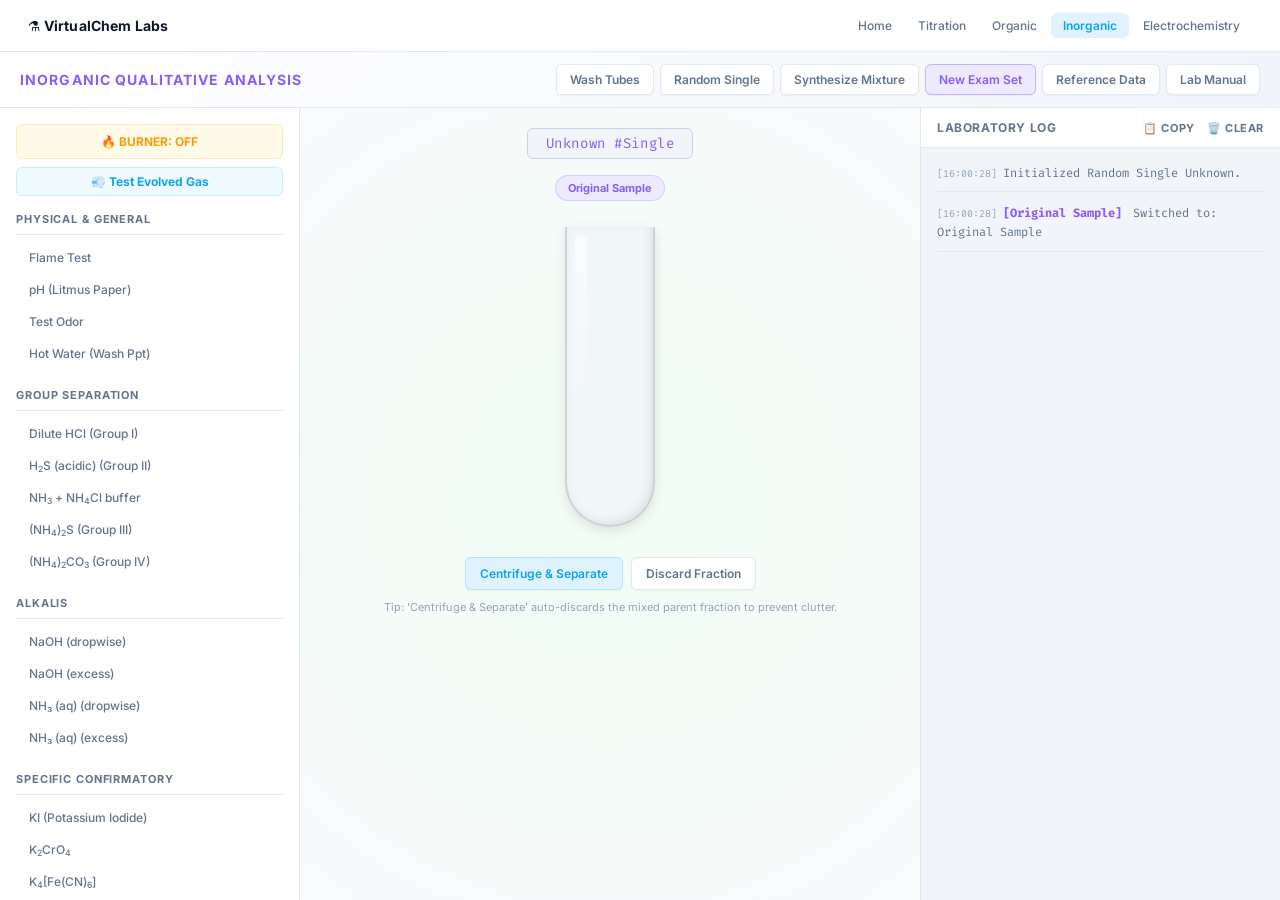
<file: labs/inorganic.html>
<!DOCTYPE html>
<html lang="en">
<head>
    <meta charset="UTF-8">
    <meta name="viewport" content="width=device-width, initial-scale=1.0">
    <title>Inorganic Qualitative Analysis — VirtualChem by MKh</title>
    <link rel="stylesheet" href="shared.css">
    <style>
        :root {
            --accent: var(--purple);
            --accent-dim: var(--purple-dim);
            --accent-hover: #7c3aed;
            --tube-glass: rgba(241,245,249,0.9);
        }

        body {
            margin: 0;
            font-family: var(--font-body);
            background: var(--bg-base);
            color: var(--text-main);
            display: flex; flex-direction: column;
            height: 100vh; overflow: hidden;
        }
        body > header { flex-shrink: 0; }
        main { flex: 1; min-height: 0; }

        header {
            background: linear-gradient(135deg, var(--bg-panel) 0%, rgba(129,140,248,0.06) 100%);
            padding: 12px 20px;
            display: flex; flex-wrap: wrap; gap: 10px;
            justify-content: space-between; align-items: center;
            border-bottom: 1px solid var(--border);
            z-index: 10;
        }
        h1 {
            margin: 0;
            font-size: 14px;
            font-weight: 700;
            text-transform: uppercase;
            letter-spacing: 0.08em;
            color: var(--purple);
        }
        .controls { display: flex; flex-wrap: wrap; gap: 6px; }
        .controls button {
            font-family: var(--font-body);
            font-size: 12px;
            font-weight: 600;
            padding: 7px 13px;
            border-radius: var(--r-sm);
            border: 1px solid var(--border);
            background: var(--bg-panel);
            color: var(--text-muted);
            cursor: pointer;
            transition: background 0.15s ease,
                        color 0.15s ease,
                        border-color 0.15s ease;
            white-space: nowrap;
            box-shadow: 0 1px 2px rgba(0,0,0,0.05);
        }
        .controls button:hover { background: var(--bg-inset); color: var(--text-main); border-color: var(--border-lite); }
        .controls button:focus-visible { outline: 2px solid var(--purple); outline-offset: 2px; }
        .controls .primary-btn {
            background: var(--purple-dim);
            color: var(--purple);
            border-color: #c4b5fd;
        }
        .controls .primary-btn:hover { background: #ddd6fe; }

        main { display: flex; flex-direction: column; flex: 1; overflow: hidden; }
        @media (min-width: 1024px) {
            main { display: grid; grid-template-columns: 300px 1fr 360px; }
        }

        .reagents {
            background: var(--bg-panel);
            padding: 16px;
            overflow-y: auto;
            border-right: 1px solid var(--border);
            max-height: 300px;
        }
        @media (min-width: 1024px) { .reagents { max-height: none; } }

        .reagent-group { margin-bottom: 20px; }
        .reagent-group h3 {
            font-size: 11px;
            font-weight: 700;
            letter-spacing: 0.08em;
            text-transform: uppercase;
            color: var(--text-muted);
            border-bottom: 1px solid var(--border);
            padding-bottom: 8px;
            margin: 0 0 8px 0;
        }
        .reagent-btn {
            display: block; width: 100%;
            font-family: var(--font-body);
            font-size: 12px;
            font-weight: 500;
            background: transparent;
            border: 1px solid transparent;
            color: var(--text-muted);
            padding: 6px 12px;
            margin-bottom: 3px;
            text-align: left;
            border-radius: var(--r-sm);
            cursor: pointer;
            transition: background 0.15s ease,
                        color 0.15s ease,
                        border-color 0.15s ease;
        }
        .reagent-btn:hover { background: var(--bg-hover); color: var(--text-main); border-color: var(--border); }
        .reagent-btn:focus-visible { outline: 2px solid var(--purple); outline-offset: -2px; }

        .heat-btn {
            background: rgba(251,191,36,0.1) !important;
            border: 1px solid rgba(251,191,36,0.25) !important;
            color: var(--amber) !important;
            font-weight: 700 !important;
            text-align: center;
            margin-bottom: 8px;
            padding: 9px 12px !important;
            transition: background 0.15s ease !important;
        }
        .heat-btn:hover { background: rgba(251,191,36,0.18) !important; }
        .heat-btn.active-heat {
            background: rgba(251,191,36,0.22) !important;
            color: var(--amber) !important;
            box-shadow: 0 0 0 3px rgba(251,191,36,0.15);
        }

        .gas-btn {
            background: rgba(56,189,248,0.08) !important;
            border: 1px solid rgba(56,189,248,0.2) !important;
            color: var(--blue) !important;
            font-weight: 700 !important;
            text-align: center;
            margin-bottom: 16px;
        }
        .gas-btn:hover { background: rgba(56,189,248,0.15) !important; }

        .bench {
            display: flex; flex-direction: column;
            align-items: center; justify-content: flex-start;
            position: relative; padding: 20px 10px;
            background: radial-gradient(circle at center, #f0fdf4 0%, var(--bg-base) 100%);
            overflow-y: auto; flex: 1;
        }

        .fraction-tabs {
            display: flex; gap: 4px;
            margin-bottom: 16px;
            flex-wrap: wrap; justify-content: center; max-width: 95%;
        }
        .fraction-tab {
            font-family: var(--font-body);
            font-size: 11px;
            font-weight: 600;
            background: var(--bg-inset);
            border: 1px solid var(--border);
            color: var(--text-muted);
            padding: 5px 12px;
            border-radius: 99px;
            cursor: pointer;
            transition: background 0.15s ease,
                        color 0.15s ease,
                        border-color 0.15s ease;
        }
        .fraction-tab.active {
            background: var(--purple-dim);
            color: var(--purple);
            border-color: rgba(167,139,250,0.3);
            font-weight: 700;
        }
        .fraction-tab:hover:not(.active) { border-color: var(--border-lite); color: var(--text-main); }
        .fraction-tab:focus-visible { outline: 2px solid var(--purple); outline-offset: 2px; }

        #exam-nav {
            display: none; gap: 8px;
            margin-bottom: 20px;
            flex-wrap: wrap; justify-content: center;
            background: var(--bg-inset);
            padding: 12px 16px;
            border-radius: var(--r-md);
            border: 1px solid var(--border);
        }
        .exam-nav-btn {
            font-family: var(--font-body);
            font-size: 12px;
            font-weight: 500;
            background: var(--bg-panel);
            border: 1px solid var(--border);
            color: var(--text-muted);
            padding: 5px 12px; border-radius: var(--r-sm);
            cursor: pointer; transition: background 0.15s ease;
        }
        .exam-nav-btn:hover { background: var(--bg-hover); color: var(--text-main); }
        .exam-nav-btn.active {
            background: var(--purple-dim);
            color: var(--purple);
            border-color: rgba(167,139,250,0.3);
            font-weight: 700;
        }

        .unknown-label {
            background: var(--bg-inset);
            padding: 5px 18px;
            border-radius: var(--r-sm);
            font-family: var(--font-mono);
            font-size: 14px;
            border: 1px solid var(--border-lite);
            margin-bottom: 16px;
            color: var(--purple);
            letter-spacing: 0.04em;
        }

        .test-tube-container { position: relative; width: 90px; height: 300px; margin: 10px 0; }
        .test-tube {
            width: 100%; height: 100%;
            background: var(--tube-glass);
            border: 2px solid rgba(0,0,0,0.15);
            border-top: none;
            border-radius: 0 0 45px 45px;
            position: relative; overflow: hidden;
            box-shadow: inset -3px -3px 10px rgba(0,0,0,0.08),
                        0 4px 12px rgba(0,0,0,0.1);
            z-index: 2;
            transition: box-shadow 0.25s ease,
                        border-color 0.25s ease;
        }
        .test-tube::after {
            content: '';
            position: absolute; top: 8px; left: 8px;
            width: 12px; height: 60%;
            background: linear-gradient(to bottom, rgba(255,255,255,0.6), transparent);
            border-radius: 6px;
            pointer-events: none;
        }
        .test-tube.heated {
            box-shadow: inset -3px -3px 10px rgba(0,0,0,0.08),
                        inset 0 -20px 30px rgba(251,191,36,0.2);
            border-bottom-color: var(--amber);
        }

        .liquid { position: absolute; bottom: 0; width: 100%; height: 60%; background-color: transparent; transition: all 0.5s ease; }
        .precipitate {
            position: absolute; bottom: 0; width: 100%; height: 0%;
            background-color: transparent;
            border-radius: 0 0 42px 42px;
            transition: all 0.5s ease;
            box-shadow: inset 0 8px 10px rgba(0,0,0,0.35);
            z-index: 3;
        }

        .gas-container { position: absolute; bottom: 0; width: 100%; height: 100%; overflow: hidden; z-index: 4; opacity: 0; pointer-events: none; transition: opacity 0.3s; }
        .gas-container.active { opacity: 1; }
        @keyframes rise { 0% { bottom: 0; opacity: 1; transform: translateX(0); } 100% { bottom: 100%; opacity: 0; transform: translateX(10px); } }
        .bubble { position: absolute; background: rgba(14,165,233,0.4); border-radius: 50%; width: 5px; height: 5px; animation: rise 1.2s linear infinite; }

        .flame-overlay {
            display: none; position: absolute; top: -90px; left: 50%;
            transform: translateX(-50%);
            width: 110px; height: 160px;
            background: radial-gradient(ellipse at bottom, #ffcc00 10%, #ff6600 40%, transparent 70%);
            border-radius: 50% 50% 20% 20%;
            z-index: 5; opacity: 0.85;
            filter: blur(4px);
            animation: flicker 0.1s infinite alternate;
        }
        @keyframes flicker {
            0% { transform: translateX(-50%) scale(1); opacity: 0.8; }
            100% { transform: translateX(-50%) scale(1.05) skewX(2deg); opacity: 0.95; }
        }

        .bench-controls { margin-top: 20px; display: flex; gap: 8px; flex-wrap: wrap; justify-content: center; }
        .bench-controls button {
            font-family: var(--font-body);
            font-size: 12px;
            font-weight: 600;
            background: var(--bg-panel);
            border: 1px solid var(--border);
            color: var(--text-muted);
            padding: 8px 14px; border-radius: var(--r-sm);
            cursor: pointer;
            transition: background 0.15s ease,
                        color 0.15s ease;
            box-shadow: 0 1px 2px rgba(0,0,0,0.05);
        }
        .bench-controls button:hover { background: var(--bg-inset); color: var(--text-main); border-color: var(--border-lite); }
        .sep-btn {
            background: var(--blue-dim) !important;
            color: var(--blue) !important;
            border-color: rgba(56,189,248,0.25) !important;
        }
        .sep-btn:hover { background: rgba(56,189,248,0.2) !important; }

        .log-panel {
            background: var(--bg-inset);
            display: flex; flex-direction: column;
            border-left: 1px solid var(--border);
            overflow: hidden; max-height: 250px;
        }
        @media (min-width: 1024px) { .log-panel { max-height: none; border-top: none; } }
        @media (max-width: 1023px) { .log-panel { border-left: none; border-top: 1px solid var(--border); } }

        .log-header {
            padding: 12px 16px;
            background: var(--bg-panel);
            border-bottom: 1px solid var(--border);
            display: flex; justify-content: space-between; align-items: center;
            font-size: 12px; font-weight: 700;
            color: var(--text-muted);
            letter-spacing: 0.05em;
            text-transform: uppercase;
        }
        .log-actions { display: flex; gap: 12px; font-size: 11px; cursor: pointer; }
        .log-actions span { color: var(--text-muted); transition: color 0.15s; }
        .log-actions span:hover { color: var(--text-main); }
        .log-content {
            flex: 1; padding: 16px;
            overflow-y: auto;
            font-family: var(--font-mono); font-size: 12px; line-height: 1.6;
            scroll-behavior: smooth;
        }
        .log-entry {
            margin-bottom: 12px;
            border-bottom: 1px solid var(--border);
            padding-bottom: 8px;
            word-wrap: break-word;
        }
        .log-time { color: var(--text-dim); margin-right: 6px; font-size: 10px; }
        .log-tube { color: var(--purple); font-weight: 700; margin-right: 4px; }
        .log-sys { color: var(--text-muted); }
        .log-act { color: #0369a1; font-weight: 700; }
        .log-res { color: #065f46; padding-left: 12px; border-left: 2px solid var(--green); display: block; margin-top: 3px; background: var(--green-dim); border-radius: 0 var(--r-sm) var(--r-sm) 0; padding: 2px 8px 2px 10px; }
        .log-err { color: #991b1b; }

        .modal {
            display: none; position: fixed; inset: 0;
            background: rgba(15,23,42,0.5);
            backdrop-filter: blur(4px);
            -webkit-backdrop-filter: blur(4px);
            z-index: 500;
            justify-content: center; align-items: center;
            padding: 20px;
        }
        .modal.open, .modal[style*="flex"] { display: flex; }
        .modal-content {
            background: var(--bg-panel);
            border: 1px solid var(--border);
            border-radius: var(--r-lg);
            width: 95%; max-width: 860px;
            max-height: 88vh; overflow-y: auto;
            padding: 24px;
            box-shadow: 0 20px 60px rgba(0,0,0,0.15);
        }
        .modal-header {
            display: flex; justify-content: space-between; align-items: center;
            border-bottom: 1px solid var(--border);
            padding-bottom: 16px; margin-bottom: 20px;
        }
        .modal-header h2 { margin: 0; font-size: 16px; font-weight: 700; }
        .close-modal { background: none; border: none; color: var(--text-muted); font-size: 22px; line-height: 1; cursor: pointer; padding: 0; transition: color 0.15s; }
        .close-modal:hover { color: var(--text-main); }

        table { width: 100%; border-collapse: collapse; margin-top: 10px; font-size: 12px; }
        th, td { border: 1px solid var(--border); padding: 8px 10px; text-align: left; }
        th { background: var(--bg-inset); color: var(--text-muted); font-size: 11px; text-transform: uppercase; letter-spacing: 0.06em; position: sticky; top: 0; }
        td { font-family: var(--font-mono); font-size: 12px; }
        tbody tr:hover { background: var(--bg-hover); }

        .exam-row {
            display: flex; flex-direction: column; gap: 12px;
            background: var(--bg-panel);
            padding: 12px 16px;
            margin-bottom: 8px;
            border-radius: var(--r-sm);
            border-left: 3px solid var(--border);
            transition: background 0.15s;
        }
        @media (min-width: 640px) {
            .exam-row { flex-direction: row; justify-content: space-between; align-items: center; }
        }
        select {
            font-family: var(--font-body);
            font-size: 12px;
            background: var(--bg-inset);
            color: var(--text-main);
            border: 1px solid var(--border);
            padding: 7px 10px; border-radius: var(--r-sm);
            outline: none; width: 100%; max-width: 260px;
            transition: border-color 0.15s;
        }
        select:focus { border-color: var(--purple); box-shadow: 0 0 0 3px var(--purple-dim); }
        .correct-ans { border-left-color: var(--green); background: var(--green-dim); }
        .wrong-ans { border-left-color: var(--red); background: var(--red-dim); }

        .candidate-pool {
            background: var(--bg-inset);
            border: 1px solid var(--border);
            padding: 16px; border-radius: var(--r-sm);
            margin-bottom: 20px;
            font-size: 12px;
        }
        .candidate-pool span {
            display: inline-block;
            background: var(--bg-panel);
            color: var(--text-main);
            padding: 3px 10px; margin: 3px;
            border-radius: 99px;
            font-weight: 600;
            border: 1px solid var(--border);
            font-family: var(--font-mono);
            font-size: 12px;
        }

        .mix-grid { display: grid; grid-template-columns: repeat(auto-fill, minmax(160px, 1fr)); gap: 8px; margin-bottom: 20px; }
        .mix-label {
            display: flex; align-items: center; gap: 8px;
            background: var(--bg-panel);
            padding: 8px 12px;
            border-radius: var(--r-sm);
            font-size: 12px;
            cursor: pointer;
            border: 1px solid var(--border);
            transition: border-color 0.15s;
        }
        .mix-label:hover { border-color: var(--border-lite); }
    </style>
</head>
<body>

<nav class="site-nav" role="navigation" aria-label="Site navigation">
    <a href="../index.html" class="site-nav-brand">⚗️ VirtualChem Labs</a>
    <div class="site-nav-links">
        <a href="../index.html">Home</a>
        <a href="titration.html">Titration</a>
        <a href="organic.html">Organic</a>
        <a href="inorganic.html" class="snav-active">Inorganic</a>
        <a href="electrochem.html">Electrochemistry</a>
    </div>
</nav>

<header>
    <h1>Inorganic Qualitative Analysis</h1>
    <div class="controls">
        <button onclick="resetCurrentSession()">Wash Tubes</button>
        <button onclick="setMode('single')">Random Single</button>
        <button onclick="openModal('mix-modal')">Synthesize Mixture</button>
        <button class="primary-btn" onclick="generateExam()">New Exam Set</button>
        <button onclick="openModal('exam-modal')" id="btn-exam-sheet" style="display:none;" class="primary-btn">Exam Sheet</button>
        <button onclick="buildCompareData(); openModal('data-modal')">Reference Data</button>
        <button onclick="openModal('manual-modal')">Lab Manual</button>
    </div>
</header>

<main>
    <div class="reagents">
        <button class="reagent-btn heat-btn" onclick="toggleHeat()" id="btn-heat" aria-pressed="false">🔥 BURNER: OFF</button>
        <button class="reagent-btn gas-btn" onclick="testEvolvedGas()" id="btn-gas">💨 Test Evolved Gas</button>
        
        <div class="reagent-group">
            <h3>Physical & General</h3>
            <button class="reagent-btn" onclick="processReagent('flame')">Flame Test</button>
            <button class="reagent-btn" onclick="processReagent('ph')">pH (Litmus Paper)</button>
            <button class="reagent-btn" onclick="processReagent('smell')">Test Odor</button>
            <button class="reagent-btn" onclick="processReagent('hot_water')">Hot Water (Wash Ppt)</button>
        </div>
        <div class="reagent-group">
            <h3>Group Separation</h3>
            <button class="reagent-btn" onclick="processReagent('hcl_dil')">Dilute HCl (Group I)</button>
            <button class="reagent-btn" onclick="processReagent('h2s_acid')">H<sub>2</sub>S (acidic) (Group II)</button>
            <button class="reagent-btn" onclick="processReagent('nh3_nh4cl')">NH<sub>3</sub> + NH<sub>4</sub>Cl buffer</button>
            <button class="reagent-btn" onclick="processReagent('nh42s')">(NH<sub>4</sub>)<sub>2</sub>S (Group III)</button>
            <button class="reagent-btn" onclick="processReagent('nh42co3')">(NH<sub>4</sub>)<sub>2</sub>CO<sub>3</sub> (Group IV)</button>
        </div>
        <div class="reagent-group">
            <h3>Alkalis</h3>
            <button class="reagent-btn" onclick="processReagent('naoh_drop')">NaOH (dropwise)</button>
            <button class="reagent-btn" onclick="processReagent('naoh_xs')">NaOH (excess)</button>
            <button class="reagent-btn" onclick="processReagent('nh3_drop')">NH₃ (aq) (dropwise)</button>
            <button class="reagent-btn" onclick="processReagent('nh3_xs')">NH₃ (aq) (excess)</button>
        </div>
        <div class="reagent-group">
            <h3>Specific Confirmatory</h3>
            <button class="reagent-btn" onclick="processReagent('ki')">KI (Potassium Iodide)</button>
            <button class="reagent-btn" onclick="processReagent('k2cro4')">K<sub>2</sub>CrO<sub>4</sub></button>
            <button class="reagent-btn" onclick="processReagent('k4fecn6')">K<sub>4</sub>[Fe(CN)<sub>6</sub>]</button>
            <button class="reagent-btn" onclick="processReagent('kscn')">KSCN</button>
            <button class="reagent-btn" onclick="processReagent('kscn_amyl')">KSCN + Amyl Alcohol</button>
            <button class="reagent-btn" onclick="processReagent('dmg')">Dimethylglyoxime (DMG)</button>
            <button class="reagent-btn" onclick="processReagent('aluminon')">Aluminon Reagent</button>
            <button class="reagent-btn" onclick="processReagent('h2o2_naoh')">H₂O₂ + NaOH</button>
            <button class="reagent-btn" onclick="processReagent('amm_oxalate')">(NH<sub>4</sub>)<sub>2</sub>C<sub>2</sub>O<sub>4</sub> (Oxalate)</button>
            <button class="reagent-btn" onclick="processReagent('amm_phosphate')">(NH<sub>4</sub>)<sub>2</sub>HPO<sub>4</sub> (Phosphate)</button>
        </div>
        <div class="reagent-group">
            <h3>Anion Tests</h3>
            <button class="reagent-btn" onclick="processReagent('bacl2')">BaCl<sub>2</sub></button>
            <button class="reagent-btn" onclick="processReagent('agno3')">AgNO<sub>3</sub> + HNO<sub>3</sub></button>
            <button class="reagent-btn" onclick="processReagent('ccl4_cl2')">Cl<sub>2</sub> water + CCl<sub>4</sub></button>
            <button class="reagent-btn" onclick="processReagent('amm_molybdate')">Ammonium Molybdate</button>
            <button class="reagent-btn" onclick="processReagent('brown_ring')">Brown Ring Test</button>
        </div>
    </div>

    <div class="bench">
        <div id="exam-nav"></div>
        
        <div class="unknown-label" id="unknown-label">Initializing...</div>
        <div class="fraction-tabs" id="fraction-tabs" role="tablist" aria-label="Sample Fractions"></div>
        
        <div class="test-tube-container">
            <div class="flame-overlay" id="flame-visual" aria-hidden="true"></div>
            <div class="test-tube" id="visual-tube" role="img" aria-label="Test tube visualization">
                <div class="liquid" id="tube-liquid"></div>
                <div class="precipitate" id="tube-ppt"></div>
                <div class="gas-container" id="tube-gas"></div>
            </div>
        </div>

        <div class="bench-controls">
            <button class="sep-btn" onclick="centrifugeAndSeparate()">Centrifuge & Separate</button>
            <button onclick="discardCurrentFraction()">Discard Fraction</button>
        </div>
        <p style="font-size:11px; color:var(--text-dim); margin-top:10px; text-align:center; max-width:90%;">Tip: 'Centrifuge & Separate' auto-discards the mixed parent fraction to prevent clutter.</p>
    </div>

    <div class="log-panel">
        <div class="log-header">
            <span>Laboratory Log</span>
            <div class="log-actions">
                <span onclick="copyLog()" role="button" tabindex="0" aria-label="Copy log">📋 Copy</span>
                <span onclick="clearLog()" role="button" tabindex="0" aria-label="Clear log">🗑️ Clear</span>
            </div>
        </div>
        <div class="log-content" id="log-content" role="log" aria-live="polite" aria-atomic="false"></div>
    </div>
</main>

<div class="modal" id="exam-modal" role="dialog" aria-modal="true" aria-labelledby="exam-title">
    <div class="modal-content">
        <div class="modal-header">
            <h2 id="exam-title">Practical Exam: Identification</h2>
            <button class="close-modal" onclick="closeModal('exam-modal')" aria-label="Close dialog">×</button>
        </div>
        
        <div class="candidate-pool">
            <strong style="color:var(--purple);">Candidate Pool (10 Ions):</strong><br>
            <div id="candidate-list" style="margin-top: 10px;"></div>
        </div>

        <div id="exam-rows-container"></div>
        <button onclick="submitExam()" style="background:var(--purple-dim); color:var(--purple); border:1px solid rgba(167,139,250,0.25); padding:10px; border-radius:6px; font-family:var(--font-body); font-weight:700; cursor:pointer; margin-top:15px; width:100%; font-size:13px;">Submit Final Answers</button>
        <div id="exam-results" style="margin-top: 15px; font-size:1.2rem; font-weight: bold; text-align: center;"></div>
    </div>
</div>

<div class="modal" id="mix-modal" role="dialog" aria-modal="true" aria-labelledby="mix-title">
    <div class="modal-content">
        <div class="modal-header">
            <h2 id="mix-title">Synthesize Custom Mixture</h2>
            <button class="close-modal" onclick="closeModal('mix-modal')" aria-label="Close dialog">×</button>
        </div>
        <div class="mix-grid" id="mix-checkboxes"></div>
        <button onclick="applyMixture()" style="background:var(--purple-dim); color:var(--purple); border:1px solid rgba(167,139,250,0.25); padding:10px; border-radius:6px; font-family:var(--font-body); font-weight:700; cursor:pointer; width:100%; font-size:13px;">Create Mixture</button>
    </div>
</div>

<div class="modal" id="data-modal" role="dialog" aria-modal="true" aria-labelledby="data-title">
    <div class="modal-content" style="max-width: 95%;">
        <div class="modal-header">
            <h2 id="data-title">Theoretical Reference Data</h2>
            <button class="close-modal" onclick="closeModal('data-modal')" aria-label="Close dialog">×</button>
        </div>
        <p style="font-size:12px; color:var(--text-muted); margin-bottom:10px;">Legend: <strong>PPT</strong> = Precipitate, <strong>GAS</strong> = Gas Evolution, <strong>DISSOLVE</strong> = Precipitate Dissolves, <strong>COLOR</strong> = Color Change</p>
        <div style="overflow-x:auto;">
            <table id="data-table"></table>
        </div>
    </div>
</div>

<div class="modal" id="manual-modal" role="dialog" aria-modal="true" aria-labelledby="manual-title">
    <div class="modal-content">
        <div class="modal-header">
            <h2 id="manual-title">Laboratory Manual & Protocol</h2>
            <button class="close-modal" onclick="closeModal('manual-modal')" aria-label="Close dialog">×</button>
        </div>
        
        <h3>How to Use the Virtual Interface</h3>
        <ul>
            <li><b>State Tracking:</b> The engine tracks liquid and solid phases. Adding reagents updates the pH and visual state automatically.</li>
            <li><b>Centrifuging:</b> If a precipitate forms, click <i>"Centrifuge & Separate"</i>. The engine will split the solid and liquid into two new independent tabs and discard the mixed parent fraction to keep your workspace clean.</li>
            <li><b>Gas Testing:</b> If you observe bubbles, immediately click <i>"Test Evolved Gas"</i> to apply chemical indicator tests (e.g., Limewater, Litmus). If you add another reagent, the gas headspace is lost.</li>
            <li><b>Heat:</b> Toggle the Burner to simulate boiling/warming. A glowing base indicates the tube is heated. Ensure heat is ON before applying reagents that require it (e.g., NaOH for NH₄⁺).</li>
        </ul>

        <h3>Systematic Cation Separation</h3>
        <ul>
            <li><b>Group I (Ag⁺, Pb²⁺, Hg₂²⁺):</b> Ppt with dilute HCl.</li>
            <li><b>Group II (Cu²⁺, Bi³⁺, Cd²⁺, Hg²⁺, Sn²⁺, Sb³⁺):</b> To filtrate (acidic), add H₂S. HgS is black and insoluble even in conc. HNO₃.</li>
            <li><b>Group III (Fe³⁺, Fe²⁺, Al³⁺, Cr³⁺, Ni²⁺, Co²⁺, Zn²⁺, Mn²⁺):</b> To filtrate, add NH₃/NH₄Cl buffer, then (NH₄)₂S. Fe²⁺ gives black FeS; Fe³⁺ gives Fe₂S₃.</li>
            <li><b>Group IV (Ba²⁺, Sr²⁺, Ca²⁺):</b> To filtrate, add (NH₄)₂CO₃.</li>
            <li><b>Group V (Mg²⁺, Na⁺, K⁺, NH₄⁺):</b> Soluble remainder. Test specifically.</li>
        </ul>
        
        <h3>Systematic Anion Scheme</h3>
        <p style="color:var(--amber); font-size:12px; font-weight:600;">*Note: In real bench analysis, cations and anions are analyzed from separate stock portions of the original salt. While the engine allows you to mix them here for practice, be aware of complex cross-reactions.*</p>
        <ul>
            <li><b>Volatile Acids:</b> Add dil HCl. CO₃²⁻ gives CO₂, SO₃²⁻ gives SO₂, NO₂⁻ gives brown NO₂, CN⁻ gives toxic HCN.</li>
            <li><b>Barium Chloride Group:</b> BaCl₂ ppts SO₄²⁻, SO₃²⁻, PO₄³⁻, C₂O₄²⁻. Only BaSO₄ is insoluble in HCl.</li>
            <li><b>Silver Nitrate Group:</b> AgNO₃ ppts Halides (Cl⁻ white, Br⁻ pale yellow, I⁻ yellow), also CN⁻ (white), SCN⁻ (white).</li>
            <li><b>Soluble:</b> NO₃⁻ (Brown ring test).</li>
        </ul>

        <h3>Key Ion Distinctions</h3>
        <ul>
            <li><b>Fe²⁺ vs Fe³⁺:</b> Fe²⁺ gives green ppt with NaOH (darkens to brown in air), deep blue with K₃[Fe(CN)₆]. Fe³⁺ gives red-brown ppt, blood-red with KSCN, Prussian Blue with K₄[Fe(CN)₆].</li>
            <li><b>Al³⁺ vs Zn²⁺:</b> Both give white ppt with NaOH, both dissolve in excess NaOH. Al³⁺ does NOT dissolve in excess NH₃; Zn²⁺ does. Aluminon gives red lake only with Al³⁺.</li>
            <li><b>Hg²⁺ vs Hg₂²⁺:</b> Hg²⁺ gives scarlet-red ppt with KI (dissolves in excess). Hg₂²⁺ gives white calomel (Hg₂Cl₂) with HCl; turns black with NH₃.</li>
            <li><b>Co²⁺:</b> Blue ppt with NaOH → turns pink on heating. Intense blue in amyl alcohol with KSCN. Most reliable confirmatory test.</li>
            <li><b>Gas tests:</b> NH₃ → blue litmus; CO₂ → limewater milky; SO₂ → K₂Cr₂O₇ turns green; HCN → Prussian Blue paper; H₂S → lead acetate paper turns black.</li>
        </ul>

        <h3>Amphoteric Hydroxides</h3>
        <p>Al(OH)₃, Zn(OH)₂, Cr(OH)₃, and Pb(OH)₂ dissolve in both excess acid AND excess NaOH. This is a critical distinguishing property. Mg(OH)₂, Fe(OH)₂, Fe(OH)₃ do NOT dissolve in excess NaOH.</p>
    </div>
</div>

<script>
/**
 * ============================================================================
 * ELITE OLYMPIAD VIRTUAL LAB ENGINE v3.5 PRODUCTION
 * ✅ Complete Exam Obfuscation (ALL reactions have examText)
 * ✅ Log Memory Management (FIFO rotation)
 * ✅ Subtractive Color Blending (Chemically Accurate)
 * ✅ Error Handling & Validation
 * ✅ Mobile Responsive
 * ✅ Accessibility Improvements
 * ============================================================================
 */

const DB = [
    { id: 'ag', name: 'Silver(I) (Ag⁺)', type: 'cation', group: 'I', aqColor: 'transparent',
      reactions: {
          'hcl_dil': { action: 'ppt', formula: 'AgCl', color: '#ffffff', 
                       text: 'White curdy ppt of AgCl forms.', 
                       examText: 'A white curdy precipitate forms.' },
          'h2s_acid': { action: 'ppt', formula: 'Ag2S', color: '#111111', 
                        text: 'Black ppt of Ag2S forms.', 
                        examText: 'A black precipitate forms.' },
          'naoh_drop': { action: 'ppt', formula: 'Ag2O', color: '#6b4226', 
                         text: 'Brown ppt of Ag2O forms.', 
                         examText: 'A brown precipitate forms.' },
          'nh3_drop': { action: 'ppt', formula: 'Ag2O', color: '#6b4226', 
                        text: 'Brown ppt forms.', 
                        examText: 'A brown precipitate forms.' },
          'nh3_xs': { action: 'dissolve', target: 'Ag2O', 
                      text: 'Ppt dissolves to colorless [Ag(NH3)2]⁺.', 
                      examText: 'The precipitate dissolves to form a colorless solution.' },
          'nh3_xs_cl': { action: 'dissolve', target: 'AgCl', 
                         text: 'AgCl dissolves in excess NH3 to [Ag(NH3)2]⁺.', 
                         examText: 'The white precipitate dissolves in excess reagent.' },
          'k2cro4': { action: 'ppt', formula: 'Ag2CrO4', color: '#8a3324', 
                      text: 'Brick-red ppt of Ag2CrO4 forms.', 
                      examText: 'A brick-red precipitate forms.' },
          'ki': { action: 'ppt', formula: 'AgI', color: '#fffacd', 
                  text: 'Yellow ppt of AgI forms.', 
                  examText: 'A yellow precipitate forms.' }
      }
    },
    { id: 'pb', name: 'Lead(II) (Pb²⁺)', type: 'cation', group: 'I/II', aqColor: 'transparent', 
      flame: 'radial-gradient(ellipse, #b0c4de, #87cefa)',
      reactions: {
          'hcl_dil': { action: 'ppt', formula: 'PbCl2', color: '#f8f8f8', 
                       text: 'White crystalline ppt of PbCl2 forms.', 
                       examText: 'A white crystalline precipitate forms.' },
          'hot_water': { action: 'dissolve', target: 'PbCl2', 
                         text: 'PbCl2 dissolves completely in hot water.', 
                         examText: 'The white precipitate dissolves completely in hot water.' },
          'h2s_acid': { action: 'ppt', formula: 'PbS', color: '#0a0a0a', 
                        text: 'Black ppt of PbS forms.', 
                        examText: 'A black precipitate forms.' },
          'naoh_drop': { action: 'ppt', formula: 'Pb(OH)2', color: '#ffffff', 
                         text: 'White ppt of Pb(OH)2 forms.', 
                         examText: 'A white precipitate forms.' },
          'naoh_xs': { action: 'dissolve', target: 'Pb(OH)2', 
                       text: 'Ppt dissolves forming plumbate [Pb(OH)4]²⁻.', 
                       examText: 'The precipitate dissolves in excess reagent.' },
          'k2cro4': { action: 'ppt', formula: 'PbCrO4', color: '#ffd700', 
                      text: 'Yellow ppt of PbCrO4 forms.', 
                      examText: 'A yellow precipitate forms.' },
          'ki': { action: 'ppt', formula: 'PbI2', color: '#ffd700', 
                  text: 'Yellow ppt of PbI2 forms (dissolves in hot water).', 
                  examText: 'A yellow precipitate forms.' }
      }
    },
    { id: 'hg1', name: 'Mercury(I) (Hg₂²⁺)', type: 'cation', group: 'I', aqColor: 'transparent',
      reactions: {
          'hcl_dil': { action: 'ppt', formula: 'Hg2Cl2', color: '#ffffff', 
                       text: 'White ppt of Hg2Cl2 (calomel) forms.', 
                       examText: 'A white precipitate forms.' },
          'nh3_xs_cl': { action: 'color_change_solid', target: 'Hg2Cl2', color: '#111111', 
                         text: 'White Hg2Cl2 turns BLACK due to formation of Hg + Hg(NH2)Cl.', 
                         examText: 'The white precipitate turns BLACK.' },
          'ki': { action: 'ppt', formula: 'Hg2I2', color: '#556b2f', 
                  text: 'Green-yellow ppt of Hg2I2 forms.', 
                  examText: 'A green-yellow precipitate forms.' }
      }
    },
    
    { id: 'cu', name: 'Copper(II) (Cu²⁺)', type: 'cation', group: 'II', aqColor: '#87ceeb', 
      flame: 'radial-gradient(ellipse, #00fa9a, #006400)',
      reactions: {
          'h2s_acid': { action: 'ppt', formula: 'CuS', color: '#050505', 
                        text: 'Black ppt of CuS forms.', 
                        examText: 'A black precipitate forms.' },
          'naoh_drop': { action: 'ppt', formula: 'Cu(OH)2', color: '#add8e6', 
                         text: 'Pale blue ppt of Cu(OH)2 forms.', 
                         examText: 'A pale blue precipitate forms.' },
          'nh3_drop': { action: 'ppt', formula: 'Cu(OH)2', color: '#add8e6', 
                        text: 'Pale blue ppt forms.', 
                        examText: 'A pale blue precipitate forms.' },
          'nh3_xs': { action: 'dissolve_color', target: 'Cu(OH)2', color: '#00008b', 
                      text: 'Dissolves forming deep blue [Cu(NH3)4]²⁺.', 
                      examText: 'The precipitate dissolves forming a deep blue solution.' },
          'k4fecn6': { action: 'ppt', formula: 'Cu2[Fe(CN)6]', color: '#8b0000', 
                       text: 'Red-brown ppt of copper ferrocyanide forms.', 
                       examText: 'A red-brown precipitate forms.' }
      }
    },
    { id: 'bi', name: 'Bismuth(III) (Bi³⁺)', type: 'cation', group: 'II', aqColor: 'transparent',
      reactions: {
          'h2s_acid': { action: 'ppt', formula: 'Bi2S3', color: '#331a00', 
                        text: 'Brown-black ppt of Bi2S3 forms.', 
                        examText: 'A brown-black precipitate forms.' },
          'naoh_drop': { action: 'ppt', formula: 'Bi(OH)3', color: '#ffffff', 
                         text: 'White ppt of Bi(OH)3 forms (insoluble in xs).', 
                         examText: 'A white precipitate forms (insoluble in excess).' },
          'ki': { action: 'ppt', formula: 'BiI3', color: '#000000', 
                  text: 'Black ppt of BiI3 forms, soluble in excess to orange [BiI4]-.', 
                  examText: 'A black precipitate forms.' }
      }
    },
    { id: 'cd', name: 'Cadmium (Cd²⁺)', type: 'cation', group: 'II', aqColor: 'transparent',
      reactions: {
          'h2s_acid': { action: 'ppt', formula: 'CdS', color: '#ffd700', 
                        text: 'Bright yellow ppt of CdS forms.', 
                        examText: 'A bright yellow precipitate forms.' },
          'naoh_drop': { action: 'ppt', formula: 'Cd(OH)2', color: '#ffffff', 
                         text: 'White ppt forms.', 
                         examText: 'A white precipitate forms.' },
          'nh3_xs': { action: 'dissolve', target: 'Cd(OH)2', 
                      text: 'Dissolves to colorless [Cd(NH3)4]²⁺.', 
                      examText: 'The precipitate dissolves to form a colorless solution.' }
      }
    },
    
    { id: 'fe3', name: 'Iron(III) (Fe³⁺)', type: 'cation', group: 'III', aqColor: '#eedd82',
      reactions: {
          'nh42s': { action: 'ppt', formula: 'Fe2S3', color: '#1a1a1a',
                     text: 'Black ppt of Fe₂S₃ forms (some reduction to FeS also occurs).',
                     examText: 'A black precipitate forms.' },
          'naoh_drop': { action: 'ppt', formula: 'Fe(OH)3', color: '#8b4513',
                         text: 'Red-brown gelatinous ppt of Fe(OH)₃ forms.',
                         examText: 'A red-brown gelatinous precipitate forms.' },
          'naoh_xs':   { action: 'none',
                         text: 'Fe(OH)₃ is NOT dissolved by excess NaOH (unlike Al³⁺ and Cr³⁺). Ppt remains red-brown.',
                         examText: 'The precipitate does not dissolve in excess NaOH.' },
          'nh3_drop':  { action: 'ppt', formula: 'Fe(OH)3', color: '#8b4513',
                         text: 'Red-brown ppt of Fe(OH)₃ forms.',
                         examText: 'A red-brown precipitate forms.' },
          'nh3_xs':    { action: 'none',
                         text: 'Fe(OH)₃ does NOT dissolve in excess NH₃.',
                         examText: 'The precipitate does not dissolve in excess NH₃.' },
          'k4fecn6':   { action: 'ppt', formula: 'Fe4[Fe(CN)6]3', color: '#000080',
                         text: 'Prussian Blue ppt of Fe₄[Fe(CN)₆]₃ forms. This is a specific test for Fe³⁺.',
                         examText: 'A deep blue precipitate forms.' },
          'kscn':      { action: 'color_change', color: '#8b0000',
                         text: 'Solution turns deep blood-red due to [Fe(SCN)]²⁺. Most sensitive test for Fe³⁺.',
                         examText: 'Solution turns deep blood-red.' },
          'ki':        { action: 'color_change', color: '#b8860b',
                         text: 'Fe³⁺ oxidizes I⁻ to I₂. Solution turns brown (iodine liberated, Fe³⁺→Fe²⁺).',
                         examText: 'The solution turns brown (redox reaction).' }
      }
    },
    { id: 'al', name: 'Aluminum (Al³⁺)', type: 'cation', group: 'III', aqColor: 'transparent',
      reactions: {
          'nh3_nh4cl': { action: 'ppt', formula: 'Al(OH)3', color: '#f5f5f5',
                         text: 'White gelatinous ppt of Al(OH)₃ forms. (NH₄Cl prevents excess ppt dissolution.)',
                         examText: 'A white gelatinous precipitate forms.' },
          'naoh_drop': { action: 'ppt', formula: 'Al(OH)3', color: '#f5f5f5',
                         text: 'White gelatinous ppt of Al(OH)₃ forms.',
                         examText: 'A white precipitate forms.' },
          'naoh_xs':   { action: 'dissolve', target: 'Al(OH)3',
                         text: 'Al(OH)₃ is amphoteric. Ppt dissolves in excess NaOH → colourless [Al(OH)₄]⁻ (aluminate).',
                         examText: 'The precipitate dissolves in excess reagent forming a colourless solution.' },
          'nh3_xs':    { action: 'none',
                         text: 'Ppt does NOT dissolve in excess NH₃ (unlike Zn²⁺ and Cu²⁺). This distinguishes Al³⁺.',
                         examText: 'The precipitate does not dissolve in excess NH₃.' },
          'aluminon':  { action: 'color_change', color: '#ff4040',
                         text: 'Red lake (adsorption complex) forms with aluminon reagent — specific test for Al³⁺.',
                         examText: 'A red coloration develops.' },
          'flame':     { action: 'none',
                         text: 'No characteristic flame color for Al³⁺.',
                         examText: 'No distinctive flame color.' }
      }
    },
    { id: 'cr', name: 'Chromium(III) (Cr³⁺)', type: 'cation', group: 'III', aqColor: '#2e8b57',
      reactions: {
          'nh3_nh4cl': { action: 'ppt', formula: 'Cr(OH)3', color: '#8fbc8f', 
                         text: 'Grey-green ppt of Cr(OH)3 forms.', 
                         examText: 'A grey-green precipitate forms.' },
          'naoh_drop': { action: 'ppt', formula: 'Cr(OH)3', color: '#8fbc8f', 
                         text: 'Grey-green ppt forms.', 
                         examText: 'A grey-green precipitate forms.' },
          'naoh_xs': { action: 'dissolve_color', target: 'Cr(OH)3', color: '#3cb371', 
                       text: 'Dissolves to green chromite [Cr(OH)4]⁻.', 
                       examText: 'The precipitate dissolves forming a green solution.' },
          'h2o2_naoh': { action: 'color_change', color: '#ffff00', 
                         text: 'Oxidation occurs. Green solution turns yellow (CrO4²⁻).', 
                         examText: 'The green solution turns yellow upon oxidation.' }
      }
    },
    { id: 'co', name: 'Cobalt(II) (Co²⁺)', type: 'cation', group: 'III', aqColor: '#ffb6c1',
      reactions: {
          'nh42s': { action: 'ppt', formula: 'CoS', color: '#000000',
                     text: 'Black ppt of CoS forms.',
                     examText: 'A black precipitate forms.' },
          'naoh_drop': { action: 'ppt', formula: 'Co(OH)2', color: '#0000ff',
                         text: 'Blue basic salt ppt of Co(OH)₂ forms.',
                         examText: 'A blue precipitate forms.' },
          'naoh_xs':   { action: 'none',
                         text: 'Ppt does NOT dissolve in excess NaOH (Co(OH)₂ is not amphoteric).',
                         examText: 'The precipitate does not dissolve in excess NaOH.' },
          'naoh_heat': { action: 'color_change_solid', target: 'Co(OH)2', color: '#ffc0cb',
                         text: 'Blue Co(OH)₂ ppt turns PINK Co(OH)₂ (or CoO·OH) upon heating.',
                         examText: 'The blue precipitate turns pink upon heating.' },
          'nh3_xs':    { action: 'dissolve_color', target: 'Co(OH)2', color: '#8b0000',
                         text: 'In excess NH₃, Co²⁺ forms a yellowish-brown complex [Co(NH₃)₆]²⁺ (rapidly oxidizes to [Co(NH₃)₆]³⁺ which is dark brown/red).',
                         examText: 'The precipitate dissolves forming a brown/red solution on standing.' },
          'kscn_amyl': { action: 'color_change', color: '#0000cd',
                         text: 'KSCN + amyl alcohol: Amyl layer turns intense blue [Co(SCN)₄]²⁻. Specific confirmatory test for Co²⁺.',
                         examText: 'The organic layer turns intense blue.' }
      }
    },
    { id: 'ni', name: 'Nickel(II) (Ni²⁺)', type: 'cation', group: 'III', aqColor: '#90ee90',
      reactions: {
          'nh42s': { action: 'ppt', formula: 'NiS', color: '#000000', 
                     text: 'Black ppt of NiS forms.', 
                     examText: 'A black precipitate forms.' },
          'naoh_drop': { action: 'ppt', formula: 'Ni(OH)2', color: '#3cb371', 
                         text: 'Apple-green ppt of Ni(OH)2 forms.', 
                         examText: 'An apple-green precipitate forms.' },
          'nh3_xs': { action: 'dissolve_color', target: 'Ni(OH)2', color: '#4169e1', 
                      text: 'Dissolves to form blue [Ni(NH3)6]²⁺.', 
                      examText: 'The precipitate dissolves forming a blue solution.' },
          'dmg': { action: 'ppt', formula: 'Ni(DMG)2', color: '#dc143c', 
                   text: 'Cherry-red ppt of Ni-DMG complex forms.', 
                   examText: 'A cherry-red precipitate forms.' }
      }
    },
    { id: 'zn', name: 'Zinc (Zn²⁺)', type: 'cation', group: 'III', aqColor: 'transparent',
      reactions: {
          'nh42s': { action: 'ppt', formula: 'ZnS', color: '#ffffff',
                     text: 'White ppt of ZnS forms (soluble in dilute acids).',
                     examText: 'A white precipitate forms.' },
          'naoh_drop': { action: 'ppt', formula: 'Zn(OH)2', color: '#ffffff',
                         text: 'White gelatinous ppt of Zn(OH)₂ forms.',
                         examText: 'A white precipitate forms.' },
          'naoh_xs':   { action: 'dissolve', target: 'Zn(OH)2',
                         text: 'Zn(OH)₂ is amphoteric. Ppt dissolves in excess NaOH → colourless [Zn(OH)₄]²⁻ (zincate). Key distinction from Mg²⁺.',
                         examText: 'The precipitate dissolves in excess reagent (amphoteric).' },
          'nh3_xs':    { action: 'dissolve', target: 'Zn(OH)2',
                         text: 'Ppt dissolves in excess NH₃ to give colourless [Zn(NH₃)₄]²⁺.',
                         examText: 'The precipitate dissolves in excess NH₃.' },
          'k4fecn6':   { action: 'ppt', formula: 'Zn2[Fe(CN)6]', color: '#f0f8ff',
                         text: 'White/bluish-white ppt of zinc ferrocyanide forms.',
                         examText: 'A white precipitate forms.' },
          'flame':     { action: 'none',
                         text: 'No distinctive flame color. Blue-green with cobalt glass filter.',
                         examText: 'No distinctive flame color.' }
      }
    },
    { id: 'mn', name: 'Manganese(II) (Mn²⁺)', type: 'cation', group: 'III', aqColor: '#ffebcd',
      reactions: {
          'nh42s': { action: 'ppt', formula: 'MnS', color: '#ffb6c1', 
                     text: 'Flesh/pink ppt of MnS forms.', 
                     examText: 'A flesh-colored/pink precipitate forms.' },
          'naoh_drop': { action: 'ppt', formula: 'Mn(OH)2', color: '#ffffff', 
                         text: 'White ppt forms.', 
                         examText: 'A white precipitate forms.' },
          'naoh_heat': { action: 'color_change_solid', target: 'Mn(OH)2', color: '#8b4513', 
                         text: 'White ppt rapidly darkens to brown MnO(OH)2 in air/heat.', 
                         examText: 'The white precipitate rapidly darkens to brown.' }
      }
    },
    
    { id: 'ba', name: 'Barium (Ba²⁺)', type: 'cation', group: 'IV', aqColor: 'transparent', 
      flame: 'radial-gradient(ellipse, #adff2f, #32cd32)',
      reactions: {
          'nh42co3': { action: 'ppt', formula: 'BaCO3', color: '#ffffff', 
                       text: 'White ppt of BaCO3 forms.', 
                       examText: 'A white precipitate forms.' },
          'k2cro4': { action: 'ppt', formula: 'BaCrO4', color: '#ffd700', 
                      text: 'Yellow ppt of BaCrO4 forms.', 
                      examText: 'A yellow precipitate forms.' }
      }
    },
    { id: 'sr', name: 'Strontium (Sr²⁺)', type: 'cation', group: 'IV', aqColor: 'transparent', 
      flame: 'radial-gradient(ellipse, #dc143c, #b22222)',
      reactions: {
          'nh42co3': { action: 'ppt', formula: 'SrCO3', color: '#ffffff', 
                       text: 'White ppt of SrCO3 forms.', 
                       examText: 'A white precipitate forms.' },
          'amm_oxalate': { action: 'ppt', formula: 'SrC2O4', color: '#ffffff', 
                           text: 'White ppt of Strontium Oxalate forms.', 
                           examText: 'A white precipitate forms.' }
      }
    },
    { id: 'ca', name: 'Calcium (Ca²⁺)', type: 'cation', group: 'IV', aqColor: 'transparent', 
      flame: 'radial-gradient(ellipse, #ff4500, #8b0000)',
      reactions: {
          'nh42co3': { action: 'ppt', formula: 'CaCO3', color: '#ffffff', 
                       text: 'White ppt of CaCO3 forms.', 
                       examText: 'A white precipitate forms.' },
          'amm_oxalate': { action: 'ppt', formula: 'CaC2O4', color: '#ffffff', 
                           text: 'White ppt of Calcium Oxalate forms.', 
                           examText: 'A white precipitate forms.' }
      }
    },
    
    { id: 'mg', name: 'Magnesium (Mg²⁺)', type: 'cation', group: 'V', aqColor: 'transparent',
      reactions: {
          'naoh_drop': { action: 'ppt', formula: 'Mg(OH)2', color: '#ffffff', 
                         text: 'White ppt of Mg(OH)2 forms.', 
                         examText: 'A white precipitate forms.' },
          'amm_phosphate': { action: 'ppt', formula: 'MgNH4PO4', color: '#ffffff', 
                             text: 'White crystalline ppt of MgNH4PO4 forms.', 
                             examText: 'A white crystalline precipitate forms.' }
      }
    },
    { id: 'nh4', name: 'Ammonium (NH₄⁺)', type: 'cation', group: 'V', aqColor: 'transparent',
      reactions: {
          'naoh_heat': { action: 'gas', gasId: 'NH3', 
                         text: 'Ammonia gas evolves on heating with NaOH.', 
                         examText: 'A colorless gas with a sharp, choking odor evolves on heating.' },
          'smell': { action: 'none', 
                     text: 'Slight ammoniacal odor detected.', 
                     examText: 'A sharp, pungent odor is detected.' }
      }
    },
    { id: 'k', name: 'Potassium (K⁺)', type: 'cation', group: 'V', aqColor: 'transparent', 
      flame: 'radial-gradient(ellipse, #dda0dd, #da70d6)',
      reactions: {}
    },
    { id: 'na', name: 'Sodium (Na⁺)', type: 'cation', group: 'V', aqColor: 'transparent', 
      flame: 'radial-gradient(ellipse, #ffd700, #ffa500)',
      reactions: {}
    },
    
    { id: 'cl', name: 'Chloride (Cl⁻)', type: 'anion', group: 'Halide', aqColor: 'transparent',
      reactions: {
          'agno3': { action: 'ppt', formula: 'AgCl', color: '#ffffff', 
                     text: 'White curdy ppt of AgCl forms.', 
                     examText: 'A white curdy precipitate forms.' }
      }
    },
    { id: 'br', name: 'Bromide (Br⁻)', type: 'anion', group: 'Halide', aqColor: 'transparent',
      reactions: {
          'agno3': { action: 'ppt', formula: 'AgBr', color: '#ffffe0', 
                     text: 'Pale yellow ppt of AgBr forms.', 
                     examText: 'A pale yellow precipitate forms.' },
          'ccl4_cl2': { action: 'color_change', color: '#ff8c00', 
                        text: 'CCl4 layer turns orange due to extracted Br2.', 
                        examText: 'The organic layer turns orange.' }
      }
    },
    { id: 'i', name: 'Iodide (I⁻)', type: 'anion', group: 'Halide', aqColor: 'transparent',
      reactions: {
          'agno3': { action: 'ppt', formula: 'AgI', color: '#fffacd', 
                     text: 'Yellow ppt of AgI forms.', 
                     examText: 'A yellow precipitate forms.' },
          'ccl4_cl2': { action: 'color_change', color: '#8a2be2', 
                        text: 'CCl4 layer turns violet due to extracted I2.', 
                        examText: 'The organic layer turns violet.' }
      }
    },
    { id: 'so4', name: 'Sulfate (SO₄²⁻)', type: 'anion', group: 'Sulfate', aqColor: 'transparent',
      reactions: {
          'bacl2': { action: 'ppt', formula: 'BaSO4', color: '#ffffff', 
                     text: 'White ppt of BaSO4 forms (insoluble in acids).', 
                     examText: 'A white precipitate forms (insoluble in acids).' }
      }
    },
    { id: 'so3', name: 'Sulfite (SO₃²⁻)', type: 'anion', group: 'Volatile', aqColor: 'transparent',
      reactions: {
          'hcl_dil': { action: 'gas', gasId: 'SO2', 
                       text: 'Pungent SO2 gas evolves.', 
                       examText: 'A colorless gas with a choking odor evolves.' },
          'bacl2': { action: 'ppt', formula: 'BaSO3', color: '#ffffff', 
                     text: 'White ppt forms (soluble in dil HCl).', 
                     examText: 'A white precipitate forms (soluble in dilute acid).' },
          'smell': { action: 'none', 
                     text: 'Smells of burning sulfur (SO2).', 
                     examText: 'A sharp, burning odor is detected.' }
      }
    },
    { id: 'co3', name: 'Carbonate (CO₃²⁻)', type: 'anion', group: 'Volatile', aqColor: 'transparent',
      reactions: {
          'hcl_dil': { action: 'gas', gasId: 'CO2', 
                       text: 'Brisk effervescence. CO2 gas evolves.', 
                       examText: 'Brisk effervescence. A colorless, odorless gas evolves.' },
          'bacl2': { action: 'ppt', formula: 'BaCO3', color: '#ffffff', 
                     text: 'White ppt forms (soluble in HCl).', 
                     examText: 'A white precipitate forms (soluble in acid).' },
          'agno3': { action: 'ppt', formula: 'Ag2CO3', color: '#ffffe0', 
                     text: 'Pale yellow ppt forms.', 
                     examText: 'A pale yellow precipitate forms.' }
      }
    },
    { id: 'no2', name: 'Nitrite (NO₂⁻)', type: 'anion', group: 'Volatile', aqColor: 'transparent',
      reactions: {
          'hcl_dil': { action: 'gas', gasId: 'NO2', 
                       text: 'Brown NO2 gas evolves.', 
                       examText: 'A brown, pungent gas evolves.' },
          'ki': { action: 'color_change', color: '#b8860b', 
                  text: 'Iodine liberated, turning solution brown/yellow.', 
                  examText: 'The solution turns brown/yellow.' },
          'smell': { action: 'none', 
                     text: 'Pungent, sweetish odor of NO2.', 
                     examText: 'A distinct, pungent odor is detected.' }
      }
    },
    { id: 'po4', name: 'Phosphate (PO₄³⁻)', type: 'anion', group: 'Barium', aqColor: 'transparent',
      reactions: {
          'bacl2': { action: 'ppt', formula: 'Ba3(PO4)2', color: '#ffffff', 
                     text: 'White ppt forms (soluble in acid).', 
                     examText: 'A white precipitate forms (soluble in acid).' },
          'amm_molybdate': { action: 'ppt', formula: 'AmmMoly', color: '#ffd700', 
                             text: 'Canary yellow ppt forms on heating with HNO3.', 
                             examText: 'A canary yellow precipitate forms on heating.' }
      }
    },
    { id: 'no3', name: 'Nitrate (NO₃⁻)', type: 'anion', group: 'Soluble', aqColor: 'transparent',
      reactions: {
          'brown_ring': { action: 'color_change', color: '#4a2511',
                          text: 'A brown ring of [Fe(H2O)5(NO)]²⁺ forms at junction.',
                          examText: 'A brown ring forms at the interface of the two liquids.' }
      }
    },

    { id: 'hg2', name: 'Mercury(II) (Hg²⁺)', type: 'cation', group: 'II', aqColor: 'transparent',
      reactions: {
          'h2s_acid': { action: 'ppt', formula: 'HgS', color: '#000000',
                        text: 'Black ppt of HgS forms (extremely insoluble).',
                        examText: 'A black precipitate forms.' },
          'naoh_drop': { action: 'ppt', formula: 'HgO', color: '#ff8c00',
                         text: 'Orange-yellow ppt of HgO forms.',
                         examText: 'An orange-yellow precipitate forms.' },
          'nh3_drop':  { action: 'ppt', formula: 'Hg(NH2)Cl', color: '#ffffff',
                         text: 'White ppt of millon\'s base (aminomercury chloride) forms.',
                         examText: 'A white precipitate forms.' },
          'ki':        { action: 'ppt', formula: 'HgI2', color: '#ff4500',
                         text: 'Scarlet-red ppt of HgI₂ forms; dissolves in excess KI to give colorless [HgI₄]²⁻.',
                         examText: 'A scarlet-red precipitate forms.' },
          'kscn':      { action: 'ppt', formula: 'Hg(SCN)2', color: '#ffffff',
                         text: 'White ppt of Hg(SCN)₂ forms (Pharaoh\'s serpent precursor).',
                         examText: 'A white precipitate forms.' }
      }
    },
    { id: 'fe2', name: 'Iron(II) (Fe²⁺)', type: 'cation', group: 'III', aqColor: '#90ee90',
      reactions: {
          'nh42s': { action: 'ppt', formula: 'FeS', color: '#1a1a1a',
                     text: 'Black ppt of FeS forms.',
                     examText: 'A black precipitate forms.' },
          'naoh_drop': { action: 'ppt', formula: 'Fe(OH)2', color: '#5f9ea0',
                         text: 'Dirty-green/blue-green ppt of Fe(OH)₂ forms, rapidly oxidizing to brown Fe(OH)₃ in air.',
                         examText: 'A green precipitate forms, quickly darkening to brown in air.' },
          'nh3_drop':  { action: 'ppt', formula: 'Fe(OH)2', color: '#5f9ea0',
                         text: 'Green ppt of Fe(OH)₂ forms.',
                         examText: 'A green precipitate forms.' },
          'k4fecn6':   { action: 'color_change', color: '#00008b',
                         text: 'Turnbull\'s Blue (deep blue coloration/ppt) with K₃[Fe(CN)₆]. Note: Fe²⁺ gives deep blue with ferricyanide.',
                         examText: 'A deep blue color/precipitate forms.' },
          'kscn':      { action: 'none',
                         text: 'No characteristic color change with Fe²⁺ (KSCN test is specific to Fe³⁺).',
                         examText: 'No significant color change.' },
          'h2o2_naoh': { action: 'color_change', color: '#8b4513',
                         text: 'Fe²⁺ oxidized to Fe³⁺ by H₂O₂. Red-brown Fe(OH)₃ ppt forms.',
                         examText: 'Oxidation occurs. Red-brown precipitate forms.' }
      }
    },

    { id: 'cn', name: 'Cyanide (CN⁻)', type: 'anion', group: 'Complex', aqColor: 'transparent',
      reactions: {
          'hcl_dil': { action: 'gas', gasId: 'HCN',
                       text: 'DANGER: Extremely toxic HCN gas (bitter almond odor) evolved. pH turns acidic.',
                       examText: 'A colorless, very toxic gas with faint bitter almond odor evolves.' },
          'agno3':   { action: 'ppt', formula: 'AgCN', color: '#fffacd',
                       text: 'White ppt of AgCN forms (insoluble in dilute HNO₃, soluble in excess CN⁻).',
                       examText: 'A white precipitate forms.' },
          'k4fecn6': { action: 'none',
                       text: 'No reaction (CN⁻ itself is the cyanide ligand — does not react with ferrocyanide).',
                       examText: 'No characteristic precipitate.' },
          'smell':   { action: 'none',
                       text: 'CAUTION: Faint bitter almond odor (extremely hazardous — do not inhale).',
                       examText: 'A faint characteristic odor may be detected (hazardous).' }
      }
    },
    { id: 'scn', name: 'Thiocyanate (SCN⁻)', type: 'anion', group: 'Complex', aqColor: 'transparent',
      reactions: {
          'agno3':   { action: 'ppt', formula: 'AgSCN', color: '#fffacd',
                       text: 'White ppt of AgSCN forms (insoluble in HNO₃).',
                       examText: 'A white precipitate forms.' },
          'hcl_dil': { action: 'none',
                       text: 'No precipitate with dilute HCl.',
                       examText: 'No reaction.' },
          'flame':   { action: 'none',
                       text: 'No distinctive flame color from SCN⁻ itself.',
                       examText: 'No flame color.' },
          'smell':   { action: 'none',
                       text: 'No odor at room temperature.',
                       examText: 'No characteristic odor.' }
      }
    },
    { id: 'ox', name: 'Oxalate (C₂O₄²⁻)', type: 'anion', group: 'Barium', aqColor: 'transparent',
      reactions: {
          'bacl2':   { action: 'ppt', formula: 'BaC2O4', color: '#ffffff',
                       text: 'White ppt of BaC₂O₄ forms (slightly soluble in acids).',
                       examText: 'A white precipitate forms.' },
          'agno3':   { action: 'ppt', formula: 'Ag2C2O4', color: '#fffacd',
                       text: 'White ppt of Ag₂C₂O₄ forms.',
                       examText: 'A white precipitate forms.' },
          'hcl_dil': { action: 'none',
                       text: 'Oxalate dissolves in hot dilute HCl (soluble in mineral acids).',
                       examText: 'Precipitate dissolves in dilute acid.' }
      }
    }
];

const MAX_LOG_ENTRIES = 100;
let isHeated = false;
let currentMode = 'single';
let examData = { active: false, submitted: false, unknowns: [], candidates: [], index: 0 };
let originalMixture = [];
let fractions = {};
let activeFractionId = null;
let fractionCounter = 0;
let lastEvolvedGas = null;

class Fraction {
    constructor(name, aqueousIds, solidObjs) {
        this.id = 'frac_' + fractionCounter++;
        this.name = name;
        this.aqueous = [...aqueousIds]; 
        this.solid = [...solidObjs];    
        this.overrideColor = null;
        this.ph = 'Neutral';
    }
}

function initFractions(ionsArray) {
    fractions = {};
    fractionCounter = 0;
    lastEvolvedGas = null;
    let rootName = examData.active ? `Tube ${examData.index + 1} Original` : "Original Sample";
    let root = new Fraction(rootName, ionsArray.map(i => i.id), []);
    fractions[root.id] = root;
    switchFraction(root.id);
}

function switchFraction(id) {
    if (!fractions[id]) {
        log("Error: Invalid fraction ID.", "err");
        return;
    }
    activeFractionId = id;
    renderTabs();
    updateVisuals();
    log(`Switched to: ${fractions[id].name}`, 'sys');
}

function renderTabs() {
    const container = document.getElementById('fraction-tabs');
    container.innerHTML = '';
    Object.values(fractions).forEach(frac => {
        let btn = document.createElement('button');
        btn.className = `fraction-tab ${frac.id === activeFractionId ? 'active' : ''}`;
        btn.setAttribute('role', 'tab');
        btn.setAttribute('aria-selected', frac.id === activeFractionId);
        btn.textContent = frac.name;
        btn.onclick = () => switchFraction(frac.id);
        container.appendChild(btn);
    });
}

/**
 * SUBTRACTIVE COLOR BLENDING (CMY Model)
 * Chemically accurate for solution mixing
 */
function blendColorsSubtractive(hexArray) {
    if(!hexArray.length) return 'transparent';
    if(hexArray.length === 1) return hexArray[0];
    
    let totalC = 0, totalM = 0, totalY = 0;
    
    hexArray.forEach(hex => {
        let r = parseInt(hex.substring(1, 3), 16) / 255;
        let g = parseInt(hex.substring(3, 5), 16) / 255;
        let b = parseInt(hex.substring(5, 7), 16) / 255;
        
        totalC += (1 - r);
        totalM += (1 - g);
        totalY += (1 - b);
    });
    
    let c = totalC / hexArray.length;
    let m = totalM / hexArray.length;
    let y = totalY / hexArray.length;
    
    let rOut = Math.round((1 - c) * 255).toString(16).padStart(2, '0');
    let gOut = Math.round((1 - m) * 255).toString(16).padStart(2, '0');
    let bOut = Math.round((1 - y) * 255).toString(16).padStart(2, '0');
    
    return `#${rOut}${gOut}${bOut}`;
}

function processReagent(reagentId) {
    try {
        if (!activeFractionId) return log("No active sample.", "err");
        let f = fractions[activeFractionId];
        
        let effectiveReagent = reagentId;
        if (isHeated && (reagentId === 'naoh_drop' || reagentId === 'naoh_xs')) effectiveReagent = 'naoh_heat';

        if (reagentId === 'hcl_dil') f.ph = 'Acidic';
        if (['naoh_drop','naoh_xs','nh3_drop','nh3_xs','nh3_nh4cl'].includes(reagentId)) f.ph = 'Basic';

        if (reagentId === 'ph') {
            log(`> Tested pH with Litmus`, 'act');
            if (f.ph === 'Acidic') log("Litmus paper turns RED.", 'res');
            else if (f.ph === 'Basic') log("Litmus paper turns BLUE.", 'res');
            else log("Litmus paper remains unchanged (Neutral).", 'res');
            return;
        }

        log(`> Added ${reagentId.toUpperCase()}`, 'act');

        let observations = [];
        let pptsFormed = [];
        let gases = false;
        let newColor = null;

        let isExamObfuscationActive = (examData.active && !examData.submitted);

        let remainingAq = [];
        f.aqueous.forEach(ionId => {
            let ionDef = DB.find(i => i.id === ionId);
            if (!ionDef) {
                remainingAq.push(ionId);
                return;
            }
            
            let rxn = ionDef.reactions[effectiveReagent] || ionDef.reactions[reagentId];
            
            if (!rxn && reagentId === 'nh3_xs' && ionDef.reactions['nh3_xs_cl']) {
                rxn = ionDef.reactions['nh3_xs_cl'];
            }

            if (rxn) {
                let obsText = (isExamObfuscationActive && rxn.examText) ? rxn.examText : rxn.text;
                if (obsText && rxn.action !== 'none') observations.push(obsText);
                
                if (rxn.action === 'ppt') {
                    f.solid.push({ sourceId: ionId, formula: rxn.formula, color: rxn.color });
                    pptsFormed.push(rxn.color);
                } else if (rxn.action === 'gas') {
                    gases = true;
                    lastEvolvedGas = rxn.gasId;
                    remainingAq.push(ionId);
                } else if (rxn.action === 'color_change') {
                    newColor = rxn.color;
                    remainingAq.push(ionId);
                } else {
                    remainingAq.push(ionId);
                }
            } else {
                if (reagentId === 'flame' && ionDef.flame) triggerFlame(ionDef.flame, ionDef.name);
                remainingAq.push(ionId);
            }
        });
        f.aqueous = remainingAq;

        let remainingSolid = [];
        f.solid.forEach(solidObj => {
            let ionDef = DB.find(i => i.id === solidObj.sourceId);
            if (!ionDef) {
                remainingSolid.push(solidObj);
                return;
            }
            
            let rxn = ionDef.reactions[effectiveReagent] || ionDef.reactions[reagentId];
            
            if (rxn && (rxn.action === 'dissolve' || rxn.action === 'dissolve_color') && rxn.target === solidObj.formula) {
                let obsText = (isExamObfuscationActive && rxn.examText) ? rxn.examText : rxn.text;
                observations.push(obsText);
                f.aqueous.push(solidObj.sourceId); 
                if (rxn.action === 'dissolve_color') newColor = rxn.color;
            } else if (rxn && rxn.action === 'color_change_solid' && rxn.target === solidObj.formula) {
                let obsText = (isExamObfuscationActive && rxn.examText) ? rxn.examText : rxn.text;
                observations.push(obsText);
                solidObj.color = rxn.color;
                remainingSolid.push(solidObj);
            } else if (reagentId === 'nh3_xs' && ionDef.reactions['nh3_xs_cl'] && solidObj.formula.includes('Cl')) {
                let sr = ionDef.reactions['nh3_xs_cl'];
                observations.push(isExamObfuscationActive && sr.examText ? sr.examText : sr.text);
                if(solidObj.formula === 'Hg2Cl2') {
                    solidObj.color = '#111111';
                    remainingSolid.push(solidObj);
                } else {
                    f.aqueous.push(solidObj.sourceId);
                }
            } else {
                remainingSolid.push(solidObj);
            }
        });
        f.solid = remainingSolid;

        if (observations.length === 0) {
            if (reagentId === 'flame' || reagentId === 'smell') return;
            log("No observable change.", "res");
        } else {
            let uniqueObs = [...new Set(observations)];
            if (uniqueObs.length > 1 && pptsFormed.length > 1) {
                log(`Multiple reactions occurred. Mixed precipitates likely formed.`, "res");
            }
            uniqueObs.forEach(o => log(o, "res"));
        }

        if (newColor) f.overrideColor = newColor;
        if (gases) triggerGas();
        updateVisuals();
        
    } catch (error) {
        log(`Error processing reagent: ${error.message}`, "err");
        console.error(error);
    }
}

function testEvolvedGas() {
    try {
        log(`> Testing Headspace Gas`, 'act');
        if(!lastEvolvedGas) {
            log("No distinct gas detected. Headspace may be empty.", "res");
            return;
        }
        
        let isExam = (examData.active && !examData.submitted);
        
        switch(lastEvolvedGas) {
            case 'CO2': 
                log(isExam ? "Tested with limewater: Turns milky." : "Passed through limewater: Limewater turns milky (CaCO3).", "res"); 
                break;
            case 'NH3': 
                log(isExam ? "Tested with damp red litmus: Paper turns BLUE." : "Tested with damp red litmus: Paper turns BLUE (NH3).", "res"); 
                break;
            case 'SO2': 
                log(isExam ? "Tested with acidified K2Cr2O7 paper: Turns GREEN." : "Tested with acidified K2Cr2O7 paper: Turns GREEN (SO2).", "res"); 
                break;
            case 'NO2':
                log(isExam ? "Brown, pungent gas confirmed." : "Gas is distinctly brown and pungent (NO₂). Turns moist starch-iodide paper blue-black.", "res");
                break;
            case 'HCN':
                log(isExam ? "Tested with moist filter paper soaked in Fe²⁺/FeCl₃ solution: Paper turns PRUSSIAN BLUE. TOXIC GAS." :
                    "CAUTION — TOXIC GAS. Tested with filter paper soaked in FeSO₄/FeCl₃ then acidified: Paper turns Prussian Blue (confirming HCN). Bitter almond odor.", "res");
                break;
            case 'H2S':
                log(isExam ? "Tested with lead acetate paper: Paper turns BLACK." :
                    "Tested with moist lead acetate paper: Paper turns BLACK (PbS formed). Confirms H₂S (rotten egg odor).", "res");
                break;
            default:
                log(`Unidentified gas behavior detected.`, "res");
        }
        
        lastEvolvedGas = null;
    } catch (error) {
        log(`Error testing gas: ${error.message}`, "err");
        console.error(error);
    }
}

function centrifugeAndSeparate() {
    try {
        if (!activeFractionId) return;
        let current = fractions[activeFractionId];
        if (current.solid.length === 0) return log("No precipitate to separate.", "err");

        let baseName = current.name.split(' (')[0].replace('Original Sample', 'Sample').replace('Tube', 'T');
        
        let pptFrac = new Fraction(`Ppt from ${baseName}`, [], current.solid);
        let filFrac = new Fraction(`Filtrate from ${baseName}`, current.aqueous, []);
        filFrac.overrideColor = current.overrideColor;
        filFrac.ph = current.ph;

        fractions[pptFrac.id] = pptFrac;
        fractions[filFrac.id] = filFrac;
        
        delete fractions[activeFractionId];
        
        log(`Centrifuged. Original fraction discarded. Separated into Precipitate & Filtrate.`, "sys");
        switchFraction(filFrac.id); 
    } catch (error) {
        log(`Error during centrifugation: ${error.message}`, "err");
        console.error(error);
    }
}

function discardCurrentFraction() {
    try {
        if (Object.keys(fractions).length <= 1) return log("Cannot discard the only fraction.", "err");
        delete fractions[activeFractionId];
        log("Fraction discarded.", "sys");
        switchFraction(Object.keys(fractions)[0]);
    } catch (error) {
        log(`Error discarding fraction: ${error.message}`, "err");
        console.error(error);
    }
}

function updateVisuals() {
    try {
        if (!activeFractionId) return;
        let f = fractions[activeFractionId];
        const liq = document.getElementById('tube-liquid');
        const ppt = document.getElementById('tube-ppt');

        if (f.overrideColor) {
            liq.style.backgroundColor = f.overrideColor;
        } else {
            let colors = f.aqueous.map(id => {
                let ion = DB.find(i=>i.id===id);
                return ion && ion.aqColor !== 'transparent' ? ion.aqColor : null;
            }).filter(Boolean);
            liq.style.backgroundColor = blendColorsSubtractive(colors);
        }
        
        if (f.solid.length > 0) {
            ppt.style.height = "25%";
            if (f.solid.length === 1) {
                ppt.style.background = f.solid[0].color;
            } else {
                let gradient = 'linear-gradient(to bottom, ';
                let step = 100 / f.solid.length;
                f.solid.forEach((s, i) => { 
                    gradient += `${s.color} ${i*step}%, ${s.color} ${(i+1)*step}%${i<f.solid.length-1?',':''}`;
                });
                gradient += ')';
                ppt.style.background = gradient;
            }
        } else {
            ppt.style.height = "0%";
        }
    } catch (error) {
        console.error("Error updating visuals:", error);
    }
}

function triggerFlame(cssBg, name) {
    try {
        const overlay = document.getElementById('flame-visual');
        overlay.style.background = cssBg;
        overlay.style.display = 'block';
        let isExam = (examData.active && !examData.submitted);
        log(`Flame test: Characteristic color observed${isExam ? '.' : ' for ' + name}.`, "res");
        setTimeout(() => { overlay.style.display = 'none'; }, 2500);
    } catch (error) {
        console.error("Error triggering flame:", error);
    }
}

function triggerGas() {
    try {
        const container = document.getElementById('tube-gas');
        container.innerHTML = '';
        container.classList.add('active');
        
        for(let i=0; i<25; i++) {
            let b = document.createElement('div');
            b.className = 'bubble';
            b.style.left = Math.random() * 80 + 10 + '%';
            b.style.animationDelay = Math.random() * 1.5 + 's';
            container.appendChild(b);
        }
        
        setTimeout(() => { 
            container.innerHTML = ''; 
            container.classList.remove('active');
        }, 3000);
    } catch (error) {
        console.error("Error triggering gas:", error);
    }
}

function toggleHeat() {
    try {
        isHeated = !isHeated;
        const btn = document.getElementById('btn-heat');
        const tube = document.getElementById('visual-tube');
        
        btn.setAttribute('aria-pressed', isHeated);
        btn.style.background = isHeated ? '#ff0000' : '#F26419';
        btn.textContent = isHeated ? '🔥 BURNER: ON' : '🔥 BURNER: OFF';
        
        if(isHeated) tube.classList.add('heated');
        else tube.classList.remove('heated');
        
        log(`Burner turned ${isHeated ? 'ON' : 'OFF'}.`, 'sys');
    } catch (error) {
        console.error("Error toggling heat:", error);
    }
}

function log(msg, type) {
    try {
        const panel = document.getElementById('log-content');
        const time = new Date().toLocaleTimeString('en-US', {hour12:false, hour:'2-digit', minute:'2-digit', second:'2-digit'});
        const div = document.createElement('div');
        div.className = 'log-entry';
        
        const timeSpan = document.createElement('span');
        timeSpan.className = 'log-time';
        timeSpan.textContent = `[${time}]`;
        div.appendChild(timeSpan);
        
        if (activeFractionId && fractions[activeFractionId]) {
            const tubeSpan = document.createElement('span');
            tubeSpan.className = 'log-tube';
            tubeSpan.textContent = `[${fractions[activeFractionId].name}] `;
            div.appendChild(tubeSpan);
        }
        
        const msgSpan = document.createElement('span');
        msgSpan.className = `log-${type}`;
        msgSpan.textContent = msg;
        div.appendChild(msgSpan);

        panel.appendChild(div);
        
        while (panel.children.length > MAX_LOG_ENTRIES) {
            panel.removeChild(panel.firstChild);
        }
        
        panel.scrollTop = panel.scrollHeight;
    } catch (error) {
        console.error("Logger error:", error);
    }
}

function clearLog() { 
    try {
        document.getElementById('log-content').innerHTML = ''; 
    } catch (error) {
        console.error("Error clearing log:", error);
    }
}

function copyLog() { 
    try {
        const text = document.getElementById('log-content').innerText;
        navigator.clipboard.writeText(text)
            .then(() => alert("Log copied to clipboard!"))
            .catch(() => alert("Copy failed. Please try again."));
    } catch (error) {
        console.error("Error copying log:", error);
    }
}

function setMode(mode) {
    try {
        currentMode = mode;
        examData.active = false;
        examData.submitted = false;
        document.getElementById('btn-exam-sheet').style.display = 'none';
        document.getElementById('exam-nav').style.display = 'none';
        
        if (mode === 'single') {
            originalMixture = [DB[Math.floor(Math.random() * DB.length)]];
            document.getElementById('unknown-label').textContent = "Unknown #Single";
            log("Initialized Random Single Unknown.", "sys");
            initFractions(originalMixture);
        }
    } catch (error) {
        log(`Error setting mode: ${error.message}`, "err");
        console.error(error);
    }
}

function resetCurrentSession() { 
    try {
        log("Tubes washed.", "sys"); 
        initFractions(originalMixture); 
    } catch (error) {
        log(`Error resetting session: ${error.message}`, "err");
        console.error(error);
    }
}

function openModal(id) { 
    try {
        const modal = document.getElementById(id);
        if (modal) {
            modal.style.display = 'flex';
            const focusable = modal.querySelector('button, input, select');
            if (focusable) focusable.focus();
        }
    } catch (error) {
        console.error("Error opening modal:", error);
    }
}

function closeModal(id) { 
    try {
        const modal = document.getElementById(id);
        if (modal) modal.style.display = 'none';
    } catch (error) {
        console.error("Error closing modal:", error);
    }
}

function populateMixModal() {
    try {
        const grid = document.getElementById('mix-checkboxes');
        DB.forEach(ion => {
            let lbl = document.createElement('label');
            lbl.className = 'mix-label';
            
            let cb = document.createElement('input');
            cb.type = 'checkbox';
            cb.value = ion.id;
            
            let span = document.createElement('span');
            span.textContent = ion.name;
            
            lbl.appendChild(cb);
            lbl.appendChild(span);
            grid.appendChild(lbl);
        });
    } catch (error) {
        console.error("Error populating mixture modal:", error);
    }
}
populateMixModal();

function applyMixture() {
    try {
        const checked = Array.from(document.querySelectorAll('#mix-checkboxes input:checked'));
        if (checked.length === 0 || checked.length > 5) {
            alert("Please select 1 to 5 ions.");
            return;
        }
        
        originalMixture = checked.map(cb => DB.find(i => i.id === cb.value));
        currentMode = 'mix';
        examData.active = false;
        examData.submitted = false;
        document.getElementById('btn-exam-sheet').style.display = 'none';
        document.getElementById('exam-nav').style.display = 'none';
        document.getElementById('unknown-label').textContent = `Mixture (${originalMixture.length} ions)`;
        log(`Synthesized mixture of ${originalMixture.length} ions.`, "sys");
        initFractions(originalMixture);
        closeModal('mix-modal');
    } catch (error) {
        log(`Error creating mixture: ${error.message}`, "err");
        console.error(error);
    }
}

function generateExam() {
    try {
        examData.active = true;
        examData.submitted = false;
        document.getElementById('btn-exam-sheet').style.display = 'inline-block';
        
        let shuffled = [...DB].sort(() => 0.5 - Math.random());
        let selected = [];
        let hashes = new Set();
        
        for (let ion of shuffled) {
            let hash = JSON.stringify(ion.reactions);
            if (!hashes.has(hash)) { 
                selected.push(ion); 
                hashes.add(hash); 
                if (selected.length === 6) break; 
            }
        }
        examData.unknowns = selected;
        
        let distractors = [];
        for (let ion of shuffled) {
            if (!selected.includes(ion)) { 
                distractors.push(ion); 
                if (distractors.length === 4) break; 
            }
        }
        examData.candidates = [...selected, ...distractors].sort((a,b) => a.name.localeCompare(b.name));
        
        buildExamUI();
        log("Exam Set Generated. 6 distinct tubes prepared.", "sys");
        loadExamUnknown(0);
    } catch (error) {
        log(`Error generating exam: ${error.message}`, "err");
        console.error(error);
    }
}

function loadExamUnknown(index) {
    try {
        examData.index = index;
        originalMixture = [examData.unknowns[index]];
        document.getElementById('unknown-label').textContent = `Exam Tube ${index + 1}/6`;
        
        const nav = document.getElementById('exam-nav');
        nav.style.display = 'flex';
        nav.innerHTML = '';
        for(let i=0; i<6; i++) {
            let b = document.createElement('button');
            b.className = `exam-nav-btn ${i === index ? 'active' : ''}`;
            b.textContent = `Tube ${i+1}`;
            b.onclick = () => loadExamUnknown(i);
            nav.appendChild(b);
        }
        
        initFractions(originalMixture);
    } catch (error) {
        log(`Error loading exam tube: ${error.message}`, "err");
        console.error(error);
    }
}

function buildExamUI() {
    try {
        const container = document.getElementById('exam-rows-container');
        container.innerHTML = '';
        
        const cList = document.getElementById('candidate-list');
        cList.innerHTML = examData.candidates.map(c => `<span>${c.name}</span>`).join('');
        
        for (let i = 0; i < 6; i++) {
            let row = document.createElement('div');
            row.className = 'exam-row';
            row.id = `exam-row-${i}`;
            
            let btn = document.createElement('button');
            btn.textContent = `Analyze Tube ${i+1}`;
            btn.style.cssText = 'padding:6px 12px; cursor:pointer; background:var(--blue-dim); color:var(--blue); border:1px solid rgba(56,189,248,0.2); border-radius:6px; font-weight:600; font-family:var(--font-body); font-size:12px;';
            btn.onclick = () => { loadExamUnknown(i); closeModal('exam-modal'); };
            
            let selectDiv = document.createElement('div');
            let select = document.createElement('select');
            select.id = `exam-ans-${i}`;
            
            let defaultOpt = document.createElement('option');
            defaultOpt.value = '';
            defaultOpt.textContent = '-- Assign Identity --';
            select.appendChild(defaultOpt);
            
            examData.candidates.forEach(c => {
                let opt = document.createElement('option');
                opt.value = c.id;
                opt.textContent = c.name;
                select.appendChild(opt);
            });
            
            let fb = document.createElement('span');
            fb.id = `exam-fb-${i}`;
            fb.style.cssText = 'margin-left:10px; font-weight:bold;';
            
            selectDiv.appendChild(select);
            selectDiv.appendChild(fb);
            
            row.appendChild(btn);
            row.appendChild(selectDiv);
            container.appendChild(row);
        }
        
        document.getElementById('exam-results').textContent = '';
    } catch (error) {
        console.error("Error building exam UI:", error);
    }
}

function submitExam() {
    try {
        if(!confirm("Submit final answers?")) return;
        
        let score = 0;
        examData.submitted = true;
        
        for (let i = 0; i < 6; i++) {
            let sel = document.getElementById(`exam-ans-${i}`);
            let fb = document.getElementById(`exam-fb-${i}`);
            let row = document.getElementById(`exam-row-${i}`);
            sel.disabled = true;
            
            if (sel.value === examData.unknowns[i].id) {
                score++; 
                row.classList.add('correct-ans'); 
                fb.textContent = "✓"; 
                fb.style.color = "#56E39F";
            } else {
                row.classList.add('wrong-ans'); 
                fb.textContent = `✗ Was: ${examData.unknowns[i].name}`; 
                fb.style.color = "#F26419";
            }
        }
        
        document.getElementById('exam-results').textContent = `Final Score: ${score} / 6`;
        log(`Exam submitted. Score: ${score}/6`, "sys");
    } catch (error) {
        log(`Error submitting exam: ${error.message}`, "err");
        console.error(error);
    }
}

function buildCompareData() {
    try {
        const table = document.getElementById('data-table');
        const cols = ['Ion', 'Group', 'Dilute HCl', 'H₂S (acid)', 'NaOH', 'NH₃ (aq)', 'Confirmatory'];
        let html = `<tr>${cols.map(c => `<th>${c}</th>`).join('')}</tr>`;
        
        let list = examData.active ? examData.candidates : DB;
        list.forEach(ion => {
            let r = ion.reactions;
            let getAct = (k) => r[k] ? r[k].action.toUpperCase() : '-';
            html += `<tr>
                <td><strong>${ion.name}</strong></td>
                <td>${ion.group}</td>
                <td>${getAct('hcl_dil')}</td>
                <td>${getAct('h2s_acid')}</td>
                <td>${getAct('naoh_drop')} / xs: ${getAct('naoh_xs')}</td>
                <td>${getAct('nh3_drop')} / xs: ${getAct('nh3_xs')}</td>
                <td><i>See Manual</i></td>
            </tr>`;
        });
        table.innerHTML = html;
    } catch (error) {
        console.error("Error building reference data:", error);
    }
}

try {
    setMode('single');
} catch (error) {
    console.error("Initialization error:", error);
}

</script>
</body>
</html>
</file>
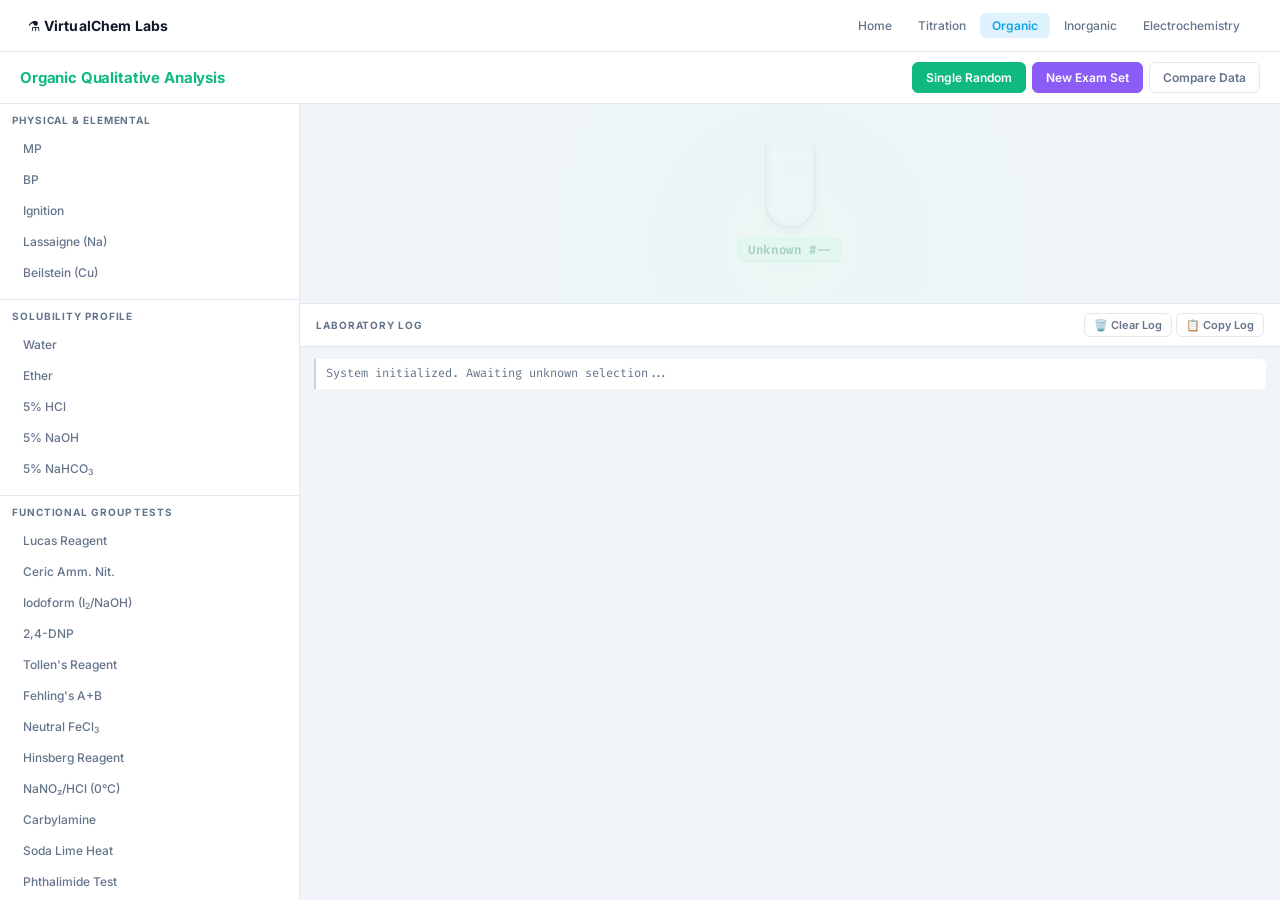
<file: labs/organic.html>
<!DOCTYPE html>
<html lang="en">
<head>
    <meta charset="UTF-8">
    <meta name="viewport" content="width=device-width, initial-scale=1.0">
    <title>Organic Qualitative Analysis — VirtualChem by MKh</title>
    <link rel="stylesheet" href="shared.css">
    <style>
        * { box-sizing: border-box; margin: 0; padding: 0; }

        body {
            font-family: var(--font-body);
            background: var(--bg-base);
            color: var(--text-main);
            display: flex; flex-direction: column;
            height: 100vh; overflow: hidden;
        }
        body > header { flex-shrink: 0; }
        #workspace { flex: 1; min-height: 0; }

        header {
            background: var(--bg-panel);
            padding: 10px 20px;
            display: flex; flex-wrap: wrap; gap: 8px;
            justify-content: space-between; align-items: center;
            border-bottom: 1px solid var(--border);
            box-shadow: 0 1px 3px rgba(0,0,0,0.04);
        }
        header h1 {
            font-size: 15px; font-weight: 700; letter-spacing: -0.01em;
            color: var(--green);
        }
        .controls { display: flex; gap: 6px; align-items: center; flex-wrap: wrap; }

        button {
            font-family: var(--font-body);
            background: var(--bg-panel);
            color: var(--text-muted);
            border: 1px solid var(--border);
            padding: 7px 13px; border-radius: var(--r-sm);
            cursor: pointer;
            transition: background 0.15s ease,
                        border-color 0.15s ease,
                        color 0.15s ease,
                        transform 0.15s ease;
            font-weight: 600; font-size: 12px; white-space: nowrap;
        }
        button:hover:not(:disabled) { background: var(--bg-inset); color: var(--text-main); border-color: var(--border-lite); }
        button:active:not(:disabled) { transform: scale(0.97); }
        button:disabled { opacity: 0.4; cursor: not-allowed; }
        button:focus-visible { outline: 2px solid var(--green); outline-offset: 2px; }

        .btn-primary { background: var(--green); color: #fff; border-color: var(--green); }
        .btn-primary:hover:not(:disabled) { background: #059669; border-color: #059669; }

        .btn-exam { background: var(--purple); color: #fff; border-color: var(--purple); }
        .btn-exam:hover:not(:disabled) { background: #7c3aed; border-color: #7c3aed; }

        .btn-sheet { background: var(--amber); color: #fff; border-color: var(--amber); display: none; }
        .btn-sheet:hover:not(:disabled) { background: #d97706; }

        #set-nav {
            display: none; gap: 4px; align-items: center;
            padding: 0 8px;
            border-left: 1px solid var(--border); border-right: 1px solid var(--border);
        }

        #workspace { display: flex; flex-direction: column; flex: 1; overflow: hidden; }
        @media (min-width: 1024px) { #workspace { flex-direction: row; } }

        #reagents-panel {
            background: var(--bg-panel);
            border-bottom: 1px solid var(--border);
            display: flex; flex-direction: column;
            overflow-y: auto; max-height: 40vh;
        }
        @media (min-width: 1024px) {
            #reagents-panel { flex: 0 0 300px; max-height: none; border-right: 1px solid var(--border); border-bottom: none; }
        }

        .reagent-group { padding: 10px 12px; border-bottom: 1px solid var(--border); }
        .reagent-group h3 {
            margin: 0 0 8px;
            font-size: 10px; font-weight: 700; text-transform: uppercase; letter-spacing: 0.09em;
            color: var(--text-muted);
        }
        /* full-width list buttons (matches inorganic style) */
        .reagent-btn {
            display: block; width: 100%;
            font-family: var(--font-body); font-size: 12px; font-weight: 500;
            background: transparent; border: 1px solid transparent;
            color: var(--text-muted);
            padding: 6px 10px; margin-bottom: 2px;
            text-align: left; border-radius: var(--r-sm); cursor: pointer;
            transition: background 0.15s ease,
                        color 0.15s ease,
                        border-color 0.15s ease;
        }
        .reagent-btn:hover { background: var(--green-dim); color: #047857; border-color: #a7f3d0; }
        .reagent-btn:focus-visible { outline: 2px solid var(--green); outline-offset: -2px; }
        .reagent-btn.clicked { background: var(--green-dim); color: #047857; border-color: #6ee7b7; font-weight: 600; }
        /* hide the icon spans — we no longer use the 2-col grid layout */
        .reagent-btn span.icon { display: none; }
        .grid-2col { display: flex; flex-direction: column; }

        #bench-panel { flex: 1; display: flex; flex-direction: column; background: var(--bg-base); overflow: hidden; }

        #visual-bench {
            flex: 0 0 160px;
            display: flex; justify-content: center; align-items: center;
            border-bottom: 1px solid var(--border);
            background: radial-gradient(circle at 50% 70%, rgba(16,185,129,0.06) 0%, var(--bg-inset) 70%);
            position: relative;
        }
        @media (min-width: 1024px) { #visual-bench { flex: 0 0 200px; } }

        .vial-container {
            display: flex; flex-direction: column; align-items: center; gap: 10px;
            opacity: 0.3; transform: scale(0.95);
            transition: opacity 0.4s ease, transform 0.4s ease;
        }
        .vial-container.active { opacity: 1; transform: scale(1); }

        .vial {
            width: 54px; height: 88px;
            border: 2px solid rgba(0,0,0,0.15);
            border-top: none; border-radius: 0 0 27px 27px;
            position: relative; overflow: hidden;
            background: rgba(241,245,249,0.8);
            box-shadow: inset 2px 0 6px rgba(0,0,0,0.08), 0 4px 12px rgba(0,0,0,0.1);
        }
        .vial-liquid {
            position: absolute; bottom: 0; left: 0; width: 100%; height: 60%;
            background: transparent;
            transition: background-color 0.4s ease, height 0.25s ease;
        }
        .vial::after {
            content: '';
            position: absolute; top: 0; left: 6px; width: 6px; height: 100%;
            background: linear-gradient(to right, rgba(255,255,255,0.5), transparent);
            pointer-events: none;
        }
        #vial-label {
            font-family: var(--font-mono); font-size: 13px; font-weight: 600;
            color: #047857;
            background: var(--green-dim); padding: 3px 10px; border-radius: var(--r-sm);
            border: 1px solid #a7f3d0;
        }

        #log-container { flex: 1; display: flex; flex-direction: column; background: var(--bg-inset); overflow: hidden; }
        .log-header {
            padding: 9px 16px; background: var(--bg-panel); border-bottom: 1px solid var(--border);
            display: flex; justify-content: space-between; align-items: center; flex-shrink: 0;
        }
        .log-header h2 { font-size: 10px; font-weight: 700; text-transform: uppercase; letter-spacing: 0.09em; color: var(--text-muted); }
        .log-controls button { font-size: 11px; padding: 4px 9px; background: transparent; border-color: var(--border); color: var(--text-muted); }
        .log-controls button:hover { color: var(--text-main); background: var(--bg-inset); }

        #action-log {
            flex: 1; padding: 12px 14px; overflow-y: auto;
            font-family: var(--font-mono); font-size: 12px; line-height: 1.65;
        }

        .log-entry { margin-bottom: 8px; border-left: 2px solid transparent; padding: 5px 10px; word-wrap: break-word; border-radius: 0 var(--r-sm) var(--r-sm) 0; }
        .log-entry.system  { border-left-color: var(--border-lite); color: var(--text-muted); background: var(--bg-panel); }
        .log-entry.action  { border-left-color: var(--blue);        color: #0369a1; background: #e0f2fe; }
        .log-entry.result  { border-left-color: var(--green);       color: #065f46; background: var(--green-dim); }
        .log-entry.warning { border-left-color: var(--amber);       color: #92400e; background: var(--amber-dim); }
        .log-entry.error   { border-left-color: var(--red);         color: #991b1b; background: #fee2e2; }
        .log-time { color: var(--text-dim); font-size: 10px; margin-right: 6px; }
        .log-obs  { font-weight: 600; display: block; margin-top: 3px; }

        .modal-overlay {
            display: none; position: fixed; inset: 0;
            background: rgba(15,23,42,0.5);
            backdrop-filter: blur(4px); -webkit-backdrop-filter: blur(4px);
            justify-content: center; align-items: center; z-index: 1000; padding: 20px;
        }
        .modal-overlay[style*="flex"] { display: flex; }
        .modal-content {
            background: var(--bg-panel);
            padding: 24px; border-radius: var(--r-lg);
            width: 95%; max-width: 820px; max-height: 90vh; overflow-y: auto;
            border: 1px solid var(--border);
            box-shadow: 0 20px 60px rgba(0,0,0,0.15);
        }
        .modal-header {
            display: flex; justify-content: space-between; align-items: center;
            border-bottom: 1px solid var(--border); padding-bottom: 14px; margin-bottom: 16px;
        }
        .modal-header h2 { margin: 0; font-size: 16px; font-weight: 700; }
        .modal-close { background: none; border: none; color: var(--text-muted); font-size: 22px; line-height: 1; cursor: pointer; padding: 0; }
        .modal-close:hover { color: var(--red); }

        .truth-box {
            background: var(--bg-inset); border: 1px dashed var(--border-lite);
            padding: 14px; margin-bottom: 18px; text-align: center; border-radius: var(--r-md);
        }
        .hidden-truth { filter: blur(6px); user-select: none; transition: filter 0.4s ease; }
        .hidden-truth.revealed { filter: none; }

        table { width: 100%; border-collapse: collapse; font-size: 12px; }
        th, td { border: 1px solid var(--border); padding: 8px 10px; text-align: left; }
        th { background: var(--bg-inset); color: var(--text-muted); font-size: 11px; font-weight: 700; letter-spacing: 0.05em; position: sticky; top: 0; }
        tr:nth-child(even) { background: var(--bg-inset); }
        tr:hover td { background: #f0fdf4; }
        td { font-family: var(--font-mono); }

        .candidate-grid {
            display: grid; grid-template-columns: 1fr 1fr; gap: 8px;
            margin-bottom: 18px; background: var(--bg-inset);
            padding: 14px; border: 1px solid var(--border); border-radius: var(--r-md);
        }
        .exam-row {
            display: flex; flex-direction: column; gap: 8px; align-items: flex-start;
            margin-bottom: 10px; background: var(--bg-panel);
            padding: 10px 12px; border: 1px solid var(--border); border-radius: var(--r-sm);
            transition: border-color 0.15s;
        }
        .exam-row:hover { border-color: var(--border-lite); }
        .exam-row label { font-weight: 700; color: #047857; font-size: 12px; }
        .exam-row select {
            width: 100%; padding: 7px 10px;
            background: var(--bg-inset); color: var(--text-main);
            border: 1px solid var(--border); font-size: 13px; border-radius: var(--r-sm);
            font-family: var(--font-body);
        }
        .exam-row select:focus { border-color: var(--green); box-shadow: 0 0 0 3px var(--green-dim); outline: none; }
        .exam-res { margin-top: 4px; font-weight: 700; font-size: 12px; }

        @media (min-width: 640px) {
            .exam-row { flex-direction: row; align-items: center; }
            .exam-row label { width: 110px; flex-shrink: 0; }
            .exam-row select { flex: 1; }
            .exam-res { margin-top: 0; margin-left: 12px; width: 240px; }
        }
        @media (max-width: 640px) { .candidate-grid { grid-template-columns: 1fr; } }
    </style>
</head>
<body>

<nav class="site-nav" role="navigation" aria-label="Site navigation">
    <a href="../index.html" class="site-nav-brand">⚗️ VirtualChem Labs</a>
    <div class="site-nav-links">
        <a href="../index.html">Home</a>
        <a href="titration.html">Titration</a>
        <a href="organic.html" class="snav-active">Organic</a>
        <a href="inorganic.html">Inorganic</a>
        <a href="electrochem.html">Electrochemistry</a>
    </div>
</nav>

    <header>
        <h1>Organic Qualitative Analysis</h1>
        <div class="controls">
            <button class="btn-primary" onclick="requestNewUnknown()">Single Random</button>
            <button class="btn-exam" onclick="generateSet(6)">New Exam Set</button>
            
            <div id="set-nav">
                <button id="btn-prev" onclick="navSet(-1)" aria-label="Previous compound">◄ Prev</button>
                <button id="btn-next" onclick="navSet(1)" aria-label="Next compound">Next ►</button>
            </div>

            <button id="btn-exam-sheet" class="btn-sheet" onclick="openExamSheet()">📝 Exam Sheet</button>
            <button onclick="openModal()">Compare Data</button>
        </div>
    </header>

    <div id="workspace">
        <div id="reagents-panel">
            <div class="reagent-group">
                <h3>Physical & Elemental</h3>
                <div class="grid-2col">
                    <button class="reagent-btn" onclick="runTest('mp')" role="button" aria-label="Melting Point Test"><span class="icon">🌡️</span> MP</button>
                    <button class="reagent-btn" onclick="runTest('bp')" role="button" aria-label="Boiling Point Test"><span class="icon">⚗️</span> BP</button>
                    <button class="reagent-btn" onclick="runTest('ignition')" role="button" aria-label="Ignition Test"><span class="icon">🔥</span> Ignition</button>
                    <button class="reagent-btn" onclick="runTest('lassaigne')" role="button" aria-label="Lassaigne Sodium Fusion Test"><span class="icon">🧪</span> Lassaigne (Na)</button>
                    <button class="reagent-btn" onclick="runTest('beilstein')" role="button" aria-label="Beilstein Copper Test"><span class="icon">🔗</span> Beilstein (Cu)</button>
                </div>
            </div>
            <div class="reagent-group">
                <h3>Solubility Profile</h3>
                <div class="grid-2col">
                    <button class="reagent-btn" onclick="runTest('sol_water')" role="button" aria-label="Water Solubility"><span class="icon">💧</span> Water</button>
                    <button class="reagent-btn" onclick="runTest('sol_ether')" role="button" aria-label="Ether Solubility"><span class="icon">🛢️</span> Ether</button>
                    <button class="reagent-btn" onclick="runTest('sol_hcl')" role="button" aria-label="5% HCl Solubility"><span class="icon">🔴</span> 5% HCl</button>
                    <button class="reagent-btn" onclick="runTest('sol_naoh')" role="button" aria-label="5% NaOH Solubility"><span class="icon">🔵</span> 5% NaOH</button>
                    <button class="reagent-btn" onclick="runTest('sol_nahco3')" role="button" aria-label="5% Sodium Bicarbonate Solubility"><span class="icon">🫧</span> 5% NaHCO<sub>3</sub></button>
                </div>
            </div>
            <div class="reagent-group">
                <h3>Functional Group Tests</h3>
                <div class="grid-2col">
                    <button class="reagent-btn" onclick="runTest('lucas')">Lucas Reagent</button>
                    <button class="reagent-btn" onclick="runTest('ceric')">Ceric Amm. Nit.</button>
                    <button class="reagent-btn" onclick="runTest('iodoform')">Iodoform (I<sub>2</sub>/NaOH)</button>
                    <button class="reagent-btn" onclick="runTest('dnp24')">2,4-DNP</button>
                    <button class="reagent-btn" onclick="runTest('tollen')">Tollen's Reagent</button>
                    <button class="reagent-btn" onclick="runTest('fehling')">Fehling's A+B</button>
                    <button class="reagent-btn" onclick="runTest('fecl3')">Neutral FeCl<sub>3</sub></button>
                    <button class="reagent-btn" onclick="runTest('hinsberg')">Hinsberg Reagent</button>
                    <button class="reagent-btn" onclick="runTest('nitrous')">NaNO₂/HCl (0°C)</button>
                    <button class="reagent-btn" onclick="runTest('carbylamine')">Carbylamine</button>
                    <button class="reagent-btn" onclick="runTest('sodalime')">Soda Lime Heat</button>
                    <button class="reagent-btn" onclick="runTest('phthalimide')">Phthalimide Test</button>
                    <button class="reagent-btn" onclick="runTest('fluorescein')">Fluorescein Test</button>
                    <button class="reagent-btn" onclick="runTest('zincdust')">Zinc Dust Distill.</button>
                    <button class="reagent-btn" onclick="runTest('bromine_water')">Bromine Water</button>
                    <button class="reagent-btn" onclick="runTest('kmno4')">KMnO<sub>4</sub> (alk.)</button>
                    <button class="reagent-btn" onclick="runTest('benedict')">Benedict's Test</button>
                    <button class="reagent-btn" onclick="runTest('lead_acetate')">Lead Acetate (Pb(OAc)<sub>2</sub>)</button>
                    <button class="reagent-btn" onclick="runTest('hg_acetate')">Hg(OAc)<sub>2</sub> (Alkynes)</button>
                </div>
            </div>
        </div>

        <div id="bench-panel">
            <div id="visual-bench">
                <div class="vial-container" id="vial-ui">
                    <div class="vial" role="img" aria-label="Sample vial"><div class="vial-liquid" id="vial-color"></div></div>
                    <div id="vial-label" aria-live="polite">Unknown #--</div>
                </div>
            </div>
            <div id="log-container">
                <div class="log-header">
                    <h2>Laboratory Log</h2>
                    <div class="log-controls">
                        <button onclick="clearLog()" aria-label="Clear log">🗑️ Clear Log</button>
                        <button onclick="copyLog()" aria-label="Copy log to clipboard">📋 Copy Log</button>
                    </div>
                </div>
                <div id="action-log" role="log" aria-live="polite" aria-atomic="false">
                    <div class="log-entry system">System initialized. Awaiting unknown selection...</div>
                </div>
            </div>
        </div>
    </div>

    <div id="modal-overlay" class="modal-overlay" role="dialog" aria-modal="true" aria-labelledby="modal-title">
        <div class="modal-content">
            <div class="modal-header">
                <h2 id="modal-title">Standard Data Matrix</h2>
                <div>
                    <button id="btn-print" onclick="window.print()" style="margin-right:10px;" aria-label="Print data">🖨️ Print</button>
                    <button class="modal-close" onclick="closeModal('modal-overlay')" aria-label="Close dialog">✖</button>
                </div>
            </div>
            <div class="truth-box">
                <button id="btn-reveal" onclick="toggleReveal()" class="btn-primary" style="margin-bottom: 10px;">👁️ Reveal Identity</button>
                <div id="truth-data" class="hidden-truth" aria-live="polite">
                    <h3 id="modal-chem-name" style="margin:5px 0; color: var(--accent-green);"></h3>
                    <p id="modal-chem-class" style="margin:0; color: #ccc;"></p>
                </div>
            </div>
            <div id="modal-table-container"></div>
        </div>
    </div>

    <div id="exam-modal" class="modal-overlay" role="dialog" aria-modal="true" aria-labelledby="exam-title">
        <div class="modal-content" style="max-width: 800px;">
            <div class="modal-header">
                <h2 id="exam-title">📝 Interactive Exam Assignment Sheet</h2>
                <button class="modal-close" onclick="closeModal('exam-modal')" aria-label="Close exam sheet">✖</button>
            </div>
            
            <p><strong>Candidate Pool:</strong> The 6 unknowns on your bench belong to the following list of 10 possible compounds. Assign each unknown to its correct identity based on your experimental findings.</p>
            
            <div class="candidate-grid" id="exam-candidates-list"></div>

            <div id="exam-form"></div>

            <div style="margin-top: 20px; text-align: right;">
                <button id="btn-submit-exam" class="btn-primary" onclick="gradeExam()" style="padding: 10px 20px; font-size: 1.1rem;">Submit Exam</button>
            </div>
        </div>
    </div>

    <script>
        /**
         * ============================================================================
         * VIRTUAL ORGANIC QUALITATIVE ANALYSIS LAB v2.0 PRODUCTION
         * ✅ Complete Exam Obfuscation (ALL tests have examText)
         * ✅ Log Memory Management (FIFO rotation)
         * ✅ Error Handling & Validation
         * ✅ Mobile Responsive
         * ✅ Accessibility Improvements
         * ============================================================================
         */

        const dbFactory = [
            { n:"n-Hexane", c:"Aliphatic Hydrocarbon", state:"L", mp:-95, bp:69, arom:false, odor:"Gasoline-like", color:"Clear" },
            { n:"Cyclohexane", c:"Aliphatic Hydrocarbon", state:"L", mp:6.5, bp:80, arom:false, odor:"Petroleum", color:"Clear" },
            { n:"Toluene", c:"Aromatic Hydrocarbon", state:"L", mp:-95, bp:111, arom:true, odor:"Sweet, pungent", color:"Clear" },
            { n:"Naphthalene", c:"Aromatic Hydrocarbon", state:"S", mp:80, bp:218, arom:true, odor:"Mothballs", color:"White crystalline" },
            { n:"Anthracene", c:"Aromatic Hydrocarbon", state:"S", mp:215, bp:340, arom:true, odor:"Mild", color:"Colorless/Pale yellow solid", fluoresces:true },
            { n:"1-Hexene", c:"Aliphatic Alkene", state:"L", mp:-140, bp:63, arom:false, odor:"Petroleum", color:"Clear", unsat:true },
            { n:"Cyclohexene", c:"Aliphatic Alkene", state:"L", mp:-104, bp:83, arom:false, odor:"Sweetish", color:"Clear", unsat:true },
            { n:"Biphenyl", c:"Aromatic Hydrocarbon", state:"S", mp:69, bp:255, arom:true, odor:"Pleasant", color:"White solid" },
            { n:"o-Xylene", c:"Aromatic Hydrocarbon", state:"L", mp:-25, bp:144, arom:true, odor:"Sweet", color:"Clear" },
            { n:"m-Xylene", c:"Aromatic Hydrocarbon", state:"L", mp:-48, bp:139, arom:true, odor:"Sweet", color:"Clear" },
            { n:"Chlorobenzene", c:"Aryl Halide", state:"L", mp:-45, bp:132, arom:true, odor:"Almond-like", color:"Clear", hal:"Cl" },
            { n:"Bromobenzene", c:"Aryl Halide", state:"L", mp:-31, bp:156, arom:true, odor:"Aromatic", color:"Clear", hal:"Br" },
            { n:"Iodobenzene", c:"Aryl Halide", state:"L", mp:-29, bp:188, arom:true, odor:"Characteristic", color:"Clear", hal:"I" },
            { n:"1-Chlorobutane", c:"Alkyl Halide", state:"L", mp:-123, bp:78, arom:false, odor:"Pungent", color:"Clear", hal:"Cl" },
            { n:"1-Bromobutane", c:"Alkyl Halide", state:"L", mp:-112, bp:101, arom:false, odor:"Pungent", color:"Clear", hal:"Br" },
            { n:"Benzyl chloride", c:"Aralkyl Halide", state:"L", mp:-39, bp:179, arom:true, odor:"Irritating (Lachrymator)", color:"Clear", hal:"Cl", reactiveHal:true },
            { n:"Chloroform", c:"Alkyl Halide", state:"L", mp:-63, bp:61, arom:false, odor:"Sweet, heavy", color:"Clear", hal:"Cl" },
            { n:"Iodoform", c:"Alkyl Halide", state:"S", mp:120, bp:218, arom:false, odor:"Antiseptic", color:"Yellow powder", hal:"I" },
            { n:"p-Dichlorobenzene", c:"Aryl Halide", state:"S", mp:53, bp:174, arom:true, odor:"Camphoraceous", color:"White crystals", hal:"Cl" },
            { n:"2-Bromopropane", c:"Alkyl Halide", state:"L", mp:-89, bp:59, arom:false, odor:"Sweet", color:"Clear", hal:"Br" },
            { n:"Methanol", c:"Primary Alcohol", state:"L", mp:-98, bp:65, arom:false, odor:"Alcoholic", color:"Clear", oh:"1", methylK:false },
            { n:"Ethanol", c:"Primary Alcohol", state:"L", mp:-114, bp:78, arom:false, odor:"Alcoholic", color:"Clear", oh:"1", methylK:true },
            { n:"1-Propanol", c:"Primary Alcohol", state:"L", mp:-126, bp:97, arom:false, odor:"Mild alcoholic", color:"Clear", oh:"1" },
            { n:"2-Propanol", c:"Secondary Alcohol", state:"L", mp:-89, bp:82, arom:false, odor:"Rubbing alcohol", color:"Clear", oh:"2", methylK:true },
            { n:"1-Butanol", c:"Primary Alcohol", state:"L", mp:-90, bp:117, arom:false, odor:"Fusel oil", color:"Clear", oh:"1" },
            { n:"2-Butanol", c:"Secondary Alcohol", state:"L", mp:-115, bp:99, arom:false, odor:"Sweet", color:"Clear", oh:"2", methylK:true },
            { n:"t-Butyl alcohol", c:"Tertiary Alcohol", state:"L", mp:25, bp:82, arom:false, odor:"Camphor-like", color:"Clear", oh:"3" },
            { n:"Benzyl alcohol", c:"Aromatic Alcohol", state:"L", mp:-15, bp:205, arom:true, odor:"Faint aromatic", color:"Clear", oh:"1" },
            { n:"Ethylene glycol", c:"Diol", state:"L", mp:-13, bp:197, arom:false, odor:"Odorless", color:"Clear, viscous", oh:"1" },
            { n:"Glycerol", c:"Triol", state:"L", mp:18, bp:290, arom:false, odor:"Odorless", color:"Clear, syrupy", oh:"1" },
            { n:"Phenol", c:"Phenol", state:"S", mp:41, bp:182, arom:true, odor:"Medicinal/Carbolic", color:"Colorless to pinkish", phenol:true },
            { n:"o-Cresol", c:"Phenol", state:"S", mp:30, bp:191, arom:true, odor:"Medicinal", color:"Colorless/Yellowish", phenol:true },
            { n:"m-Cresol", c:"Phenol", state:"L", mp:11, bp:202, arom:true, odor:"Medicinal", color:"Clear", phenol:true },
            { n:"p-Cresol", c:"Phenol", state:"S", mp:35, bp:201, arom:true, odor:"Medicinal", color:"White crystalline", phenol:true },
            { n:"1-Naphthol", c:"Phenol", state:"S", mp:96, bp:288, arom:true, odor:"Phenolic", color:"Brownish solid", phenol:true, naphthol:"1" },
            { n:"2-Naphthol", c:"Phenol", state:"S", mp:122, bp:285, arom:true, odor:"Phenolic", color:"White/beige leaflets", phenol:true, naphthol:"2" },
            { n:"Resorcinol", c:"Phenol (Diol)", state:"S", mp:110, bp:277, arom:true, odor:"Faint", color:"White solid", phenol:true, fluoresces:true },
            { n:"Hydroquinone", c:"Phenol (Diol)", state:"S", mp:172, bp:287, arom:true, odor:"Odorless", color:"White needles", phenol:true },
            { n:"Catechol", c:"Phenol (Diol)", state:"S", mp:105, bp:245, arom:true, odor:"Phenolic", color:"White crystals", phenol:true },
            { n:"Picric acid", c:"Phenol (Nitro)", state:"S", mp:122, bp:300, arom:true, odor:"Odorless", color:"Yellow crystals", phenol:true, nitro:true, strongAcid:true },
            { n:"Diethyl ether", c:"Aliphatic Ether", state:"L", mp:-116, bp:35, arom:false, odor:"Sweet, ethereal", color:"Clear" },
            { n:"Anisole", c:"Aromatic Ether", state:"L", mp:-37, bp:154, arom:true, odor:"Anise seed", color:"Clear" },
            { n:"Diphenyl ether", c:"Aromatic Ether", state:"S", mp:26, bp:258, arom:true, odor:"Geranium-like", color:"Colorless solid" },
            { n:"THF (Tetrahydrofuran)", c:"Cyclic Ether", state:"L", mp:-108, bp:66, arom:false, odor:"Ethereal", color:"Clear" },
            { n:"1,4-Dioxane", c:"Cyclic Ether", state:"L", mp:11, bp:101, arom:false, odor:"Mild ethereal", color:"Clear" },
            { n:"Formaldehyde (aq)", c:"Aliphatic Aldehyde", state:"L", mp:0, bp:100, arom:false, odor:"Pungent, suffocating", color:"Clear", ald:true, noAlphaH:true },
            { n:"Acetaldehyde", c:"Aliphatic Aldehyde", state:"L", mp:-123, bp:20, arom:false, odor:"Pungent, fruity", color:"Clear", ald:true, methylK:true },
            { n:"Propanal", c:"Aliphatic Aldehyde", state:"L", mp:-81, bp:48, arom:false, odor:"Suffocating", color:"Clear", ald:true },
            { n:"Butanal", c:"Aliphatic Aldehyde", state:"L", mp:-96, bp:75, arom:false, odor:"Acrid", color:"Clear", ald:true },
            { n:"Benzaldehyde", c:"Aromatic Aldehyde", state:"L", mp:-26, bp:178, arom:true, odor:"Bitter almonds", color:"Clear", ald:true, noAlphaH:true },
            { n:"Salicylaldehyde", c:"Aromatic Aldehyde/Phenol", state:"L", mp:-7, bp:197, arom:true, odor:"Bitter almonds", color:"Clear", ald:true, phenol:true, noAlphaH:true },
            { n:"Cinnamaldehyde", c:"Aromatic Aldehyde", state:"L", mp:-7, bp:246, arom:true, odor:"Cinnamon", color:"Yellowish liquid", ald:true, unsat:true },
            { n:"Anisaldehyde", c:"Aromatic Aldehyde", state:"L", mp:-1, bp:248, arom:true, odor:"Floral/Licorice", color:"Clear", ald:true, noAlphaH:true },
            { n:"Vanillin", c:"Aromatic Aldehyde/Phenol", state:"S", mp:81, bp:285, arom:true, odor:"Vanilla", color:"White crystals", ald:true, phenol:true, noAlphaH:true },
            { n:"Chloral hydrate", c:"Gem-diol (Aldehyde eq.)", state:"S", mp:57, bp:98, arom:false, odor:"Pungent", color:"White solid", ald:true, hal:"Cl", methylK:true },
            { n:"Acetone", c:"Aliphatic Ketone", state:"L", mp:-95, bp:56, arom:false, odor:"Nail polish remover", color:"Clear", ket:true, methylK:true },
            { n:"2-Butanone (MEK)", c:"Aliphatic Ketone", state:"L", mp:-86, bp:80, arom:false, odor:"Sweet, sharp", color:"Clear", ket:true, methylK:true },
            { n:"3-Pentanone", c:"Aliphatic Ketone", state:"L", mp:-39, bp:102, arom:false, odor:"Acetone-like", color:"Clear", ket:true, methylK:false },
            { n:"Cyclohexanone", c:"Alicyclic Ketone", state:"L", mp:-16, bp:155, arom:false, odor:"Peppermint/Acetone", color:"Clear", ket:true, methylK:false },
            { n:"Acetophenone", c:"Aromatic Ketone", state:"L", mp:20, bp:202, arom:true, odor:"Sweet floral", color:"Clear", ket:true, methylK:true },
            { n:"Benzophenone", c:"Aromatic Ketone", state:"S", mp:48, bp:305, arom:true, odor:"Geranium/Rose", color:"White solid", ket:true, methylK:false },
            { n:"Propiophenone", c:"Aromatic Ketone", state:"L", mp:18, bp:218, arom:true, odor:"Floral", color:"Clear", ket:true, methylK:false },
            { n:"Cyclopentanone", c:"Alicyclic Ketone", state:"L", mp:-51, bp:130, arom:false, odor:"Minty", color:"Clear", ket:true, methylK:false },
            { n:"Methyl isobutyl ketone", c:"Aliphatic Ketone", state:"L", mp:-84, bp:116, arom:false, odor:"Sweet", color:"Clear", ket:true, methylK:true },
            { n:"Camphor", c:"Terpenoid Ketone", state:"S", mp:175, bp:204, arom:false, odor:"Strong camphor", color:"White crystals", ket:true, methylK:false },
            { n:"Formic acid", c:"Carboxylic Acid", state:"L", mp:8, bp:100, arom:false, odor:"Pungent, penetrating", color:"Clear", acid:true, reducesTollen:true },
            { n:"Acetic acid", c:"Carboxylic Acid", state:"L", mp:16, bp:118, arom:false, odor:"Vinegar", color:"Clear", acid:true },
            { n:"Propionic acid", c:"Carboxylic Acid", state:"L", mp:-21, bp:141, arom:false, odor:"Rancid", color:"Clear", acid:true },
            { n:"Butyric acid", c:"Carboxylic Acid", state:"L", mp:-8, bp:163, arom:false, odor:"Vomit / Rancid butter", color:"Clear", acid:true },
            { n:"Benzoic acid", c:"Aromatic Carboxylic Acid", state:"S", mp:122, bp:249, arom:true, odor:"Faint pleasant", color:"White needles", acid:true },
            { n:"Salicylic acid", c:"Aromatic Acid / Phenol", state:"S", mp:159, bp:211, arom:true, odor:"Odorless", color:"White solid", acid:true, phenol:true },
            { n:"Phthalic acid", c:"Aromatic Dicarboxylic Acid", state:"S", mp:210, bp:300, arom:true, odor:"Odorless", color:"White solid", acid:true, phthalic:true },
            { n:"Oxalic acid", c:"Dicarboxylic Acid", state:"S", mp:101, bp:150, arom:false, odor:"Odorless", color:"White crystals", acid:true },
            { n:"Cinnamic acid", c:"Aromatic Acid", state:"S", mp:133, bp:300, arom:true, odor:"Faint balsamic", color:"White crystals", acid:true, unsat:true },
            { n:"Anthranilic acid", c:"Aromatic Amino Acid", state:"S", mp:146, bp:200, arom:true, odor:"Sweetish", color:"Yellowish powder", acid:true, amine:"1", aromAmine:true },
            { n:"Ethyl acetate", c:"Aliphatic Ester", state:"L", mp:-83, bp:77, arom:false, odor:"Fruity / Glue", color:"Clear", ester:true },
            { n:"Methyl salicylate", c:"Aromatic Ester / Phenol", state:"L", mp:-8, bp:222, arom:true, odor:"Wintergreen", color:"Clear", ester:true, phenol:true },
            { n:"Benzyl acetate", c:"Aralkyl Ester", state:"L", mp:-51, bp:212, arom:true, odor:"Jasmine", color:"Clear", ester:true },
            { n:"Phenyl benzoate", c:"Aromatic Ester", state:"S", mp:70, bp:314, arom:true, odor:"Faint", color:"White crystals", ester:true },
            { n:"Ethyl butyrate", c:"Aliphatic Ester", state:"L", mp:-93, bp:121, arom:false, odor:"Pineapple", color:"Clear", ester:true },
            { n:"Methylamine (aq)", c:"Primary Aliphatic Amine", state:"L", mp:0, bp:100, arom:false, odor:"Fishy/Ammonia", color:"Clear", amine:"1" },
            { n:"Diethylamine", c:"Secondary Aliphatic Amine", state:"L", mp:-50, bp:55, arom:false, odor:"Ammoniacal", color:"Clear", amine:"2" },
            { n:"Triethylamine", c:"Tertiary Aliphatic Amine", state:"L", mp:-114, bp:89, arom:false, odor:"Fishy", color:"Clear", amine:"3" },
            { n:"Aniline", c:"Primary Aromatic Amine", state:"L", mp:-6, bp:184, arom:true, odor:"Musty/Fishy", color:"Brownish liquid", amine:"1", aromAmine:true },
            { n:"N-Methylaniline", c:"Secondary Aromatic Amine", state:"L", mp:-57, bp:196, arom:true, odor:"Faint aniline", color:"Yellowish liquid", amine:"2", aromAmine:true },
            { n:"N,N-Dimethylaniline", c:"Tertiary Aromatic Amine", state:"L", mp:2, bp:194, arom:true, odor:"Pungent", color:"Yellowish liquid", amine:"3", aromAmine:true },
            { n:"o-Toluidine", c:"Primary Aromatic Amine", state:"L", mp:-23, bp:200, arom:true, odor:"Aromatic", color:"Reddish liquid", amine:"1", aromAmine:true },
            { n:"p-Toluidine", c:"Primary Aromatic Amine", state:"S", mp:43, bp:200, arom:true, odor:"Aromatic", color:"White leaflets", amine:"1", aromAmine:true },
            { n:"1-Naphthylamine", c:"Primary Aromatic Amine", state:"S", mp:50, bp:300, arom:true, odor:"Unpleasant", color:"Reddish needles", amine:"1", aromAmine:true },
            { n:"Diphenylamine", c:"Secondary Aromatic Amine", state:"S", mp:52, bp:302, arom:true, odor:"Floral/Pleasant", color:"White solid", amine:"2", aromAmine:true },
            { n:"Nitrobenzene", c:"Aromatic Nitro", state:"L", mp:6, bp:211, arom:true, odor:"Bitter almonds", color:"Pale yellow liquid", nitro:true },
            { n:"o-Nitrotoluene", c:"Aromatic Nitro", state:"L", mp:-9, bp:222, arom:true, odor:"Almond-like", color:"Yellow liquid", nitro:true },
            { n:"m-Dinitrobenzene", c:"Aromatic Nitro", state:"S", mp:90, bp:291, arom:true, odor:"Faint", color:"Pale yellow crystals", nitro:true },
            { n:"p-Nitrotoluene", c:"Aromatic Nitro", state:"S", mp:51, bp:238, arom:true, odor:"Weak almond", color:"Yellow crystals", nitro:true },
            { n:"Nitromethane", c:"Aliphatic Nitro", state:"L", mp:-29, bp:101, arom:false, odor:"Fruity/Pungent", color:"Clear", nitro:true },
            { n:"Formamide", c:"Aliphatic Amide", state:"L", mp:2, bp:210, arom:false, odor:"Faint ammonia", color:"Clear", amide:true },
            { n:"Acetamide", c:"Aliphatic Amide", state:"S", mp:81, bp:221, arom:false, odor:"Mousy", color:"White crystals", amide:true },
            { n:"Benzamide", c:"Aromatic Amide", state:"S", mp:130, bp:288, arom:true, odor:"Odorless", color:"White powder", amide:true },
            { n:"Urea", c:"Diamide", state:"S", mp:133, bp:200, arom:false, odor:"Ammonia (old)", color:"White solid", amide:true },
            { n:"Acetanilide", c:"Substituted Amide", state:"S", mp:114, bp:304, arom:true, odor:"Odorless", color:"White leaflets", amide:true },

            { n:"Acetylene (aq)", c:"Terminal Alkyne", state:"L", mp:-82, bp:-84, arom:false, odor:"Garlic-like", color:"Clear", unsat:true, alkyne:true, terminal:true },
            { n:"Propyne", c:"Terminal Alkyne", state:"L", mp:-102, bp:-23, arom:false, odor:"Ethereal", color:"Clear", unsat:true, alkyne:true, terminal:true },
            { n:"1-Butyne", c:"Terminal Alkyne", state:"L", mp:-126, bp:8, arom:false, odor:"Ethereal", color:"Clear", unsat:true, alkyne:true, terminal:true },
            { n:"1-Hexyne", c:"Terminal Alkyne", state:"L", mp:-132, bp:71, arom:false, odor:"Ethereal", color:"Clear", unsat:true, alkyne:true, terminal:true },
            { n:"1-Octyne", c:"Terminal Alkyne", state:"L", mp:-79, bp:126, arom:false, odor:"Mild petroleum", color:"Clear", unsat:true, alkyne:true, terminal:true },
            { n:"2-Butyne", c:"Internal Alkyne", state:"L", mp:-32, bp:27, arom:false, odor:"Ethereal", color:"Clear", unsat:true, alkyne:true, terminal:false },
            { n:"2-Pentyne", c:"Internal Alkyne", state:"L", mp:-101, bp:56, arom:false, odor:"Ethereal", color:"Clear", unsat:true, alkyne:true, terminal:false },
            { n:"Phenylacetylene", c:"Aromatic Terminal Alkyne", state:"L", mp:-45, bp:142, arom:true, odor:"Pungent", color:"Clear", unsat:true, alkyne:true, terminal:true },

            { n:"Methanethiol", c:"Aliphatic Thiol", state:"L", mp:-123, bp:6, arom:false, odor:"Rotten egg / Cabbage (very pungent)", color:"Clear", thiol:true },
            { n:"Ethanethiol", c:"Aliphatic Thiol", state:"L", mp:-148, bp:35, arom:false, odor:"Leek / Garlic (intense)", color:"Clear", thiol:true },
            { n:"1-Butanethiol", c:"Aliphatic Thiol", state:"L", mp:-116, bp:98, arom:false, odor:"Skunk-like", color:"Clear", thiol:true },
            { n:"Thiophenol", c:"Aromatic Thiol", state:"L", mp:-15, bp:168, arom:true, odor:"Repulsive, garlic", color:"Clear", thiol:true },
            { n:"Dimethyl sulfide", c:"Thioether", state:"L", mp:-98, bp:37, arom:false, odor:"Disagreeable, sweetish", color:"Clear", thioether:true },
            { n:"Diethyl sulfide", c:"Thioether", state:"L", mp:-104, bp:92, arom:false, odor:"Disagreeable", color:"Clear", thioether:true },
            { n:"Diphenyl sulfide", c:"Aromatic Thioether", state:"L", mp:-25, bp:296, arom:true, odor:"Mild", color:"Clear", thioether:true },

            { n:"D-Glucose (aq)", c:"Aldohexose (Reducing Sugar)", state:"L", mp:0, bp:100, arom:false, odor:"Odorless", color:"Clear", oh:"1", ald:true, sugar:true, reducing:true },
            { n:"D-Fructose (aq)", c:"Ketohexose (Reducing Sugar)", state:"L", mp:0, bp:100, arom:false, odor:"Odorless", color:"Clear", oh:"1", ket:true, sugar:true, reducing:true, methylK:false },
            { n:"D-Galactose (aq)", c:"Aldohexose (Reducing Sugar)", state:"L", mp:0, bp:100, arom:false, odor:"Odorless", color:"Clear", oh:"1", ald:true, sugar:true, reducing:true },
            { n:"Maltose (aq)", c:"Disaccharide (Reducing Sugar)", state:"L", mp:0, bp:100, arom:false, odor:"Odorless", color:"Clear", oh:"1", ald:true, sugar:true, reducing:true },
            { n:"Sucrose (aq)", c:"Disaccharide (Non-reducing Sugar)", state:"L", mp:0, bp:100, arom:false, odor:"Odorless", color:"Clear", oh:"1", sugar:true, reducing:false },
            { n:"Lactose (aq)", c:"Disaccharide (Reducing Sugar)", state:"L", mp:0, bp:100, arom:false, odor:"Odorless", color:"Clear", oh:"1", ald:true, sugar:true, reducing:true }
        ];

        const Engine = {
            mp: (c, isDeterministic=false, isExam=false) => {
                if(c.state === 'L') return "Error: Sample is liquid at room temp. Use BP apparatus.";
                if(isDeterministic) return `Observed mp: ${c.mp.toFixed(1)} °C`;
                
                let err = (Math.random()*2 - 1).toFixed(1);
                let val = (c.mp + parseFloat(err)).toFixed(1);
                if(Math.random() < 0.05) val = (c.mp - 15).toFixed(1) + " (Contaminated/Wet sample suspected)";
                
                if(isExam) return `Melting point observed: ${val.split(' ')[0]} °C`;
                return `Observed mp: ${val} °C`;
            },
            
            bp: (c, isDeterministic=false, isExam=false) => {
                if(c.state === 'S') return "Error: Sample is solid at room temp. Use MP apparatus.";
                if(isDeterministic) return `Observed bp: ${c.bp.toFixed(1)} °C`;
                
                let err = (Math.random()*2 - 1).toFixed(1);
                let val = (c.bp + parseFloat(err)).toFixed(1);
                
                if(isExam) return `Boiling point observed: ${val} °C`;
                return `Observed bp: ${val} °C`;
            },
            
            ignition: (c, isDeterministic=false, isExam=false) => {
                let result;
                if(c.hal) result = "Burns with green-tinged edges. Smoky.";
                else if(c.arom) result = "Burns with a highly luminous, sooty flame.";
                else if(c.unsat) result = "Burns with a luminous, slightly sooty flame.";
                else result = "Burns with a clean, non-sooty, blue/yellow flame.";
                
                if(isExam) {
                    if(c.hal) return "Burns with greenish tint at edges. Produces smoke.";
                    if(c.arom) return "Burns with very luminous, heavily sooty flame.";
                    if(c.unsat) return "Burns with luminous flame, moderate soot.";
                    return "Burns with clean flame, minimal smoke.";
                }
                return result;
            },
            
            lassaigne: (c, isDeterministic=false, isExam=false) => {
                let r = [];
                if(c.hal) r.push(`Halogen (${c.hal}) Present`);
                if(c.amine || c.nitro || c.amide || c.n === 'Urea') r.push("Nitrogen Present");
                if(c.thiol || c.thioether) r.push("Sulfur Present");

                if(isExam) {
                    let er = [];
                    if(c.hal) er.push("Halogen detected (AgNO₃ positive)");
                    if(c.amine || c.nitro || c.amide || c.n === 'Urea') er.push("Nitrogen detected (Prussian Blue)");
                    if(c.thiol || c.thioether) er.push("Sulfur detected (Na₂S positive, lead acetate paper turns black)");
                    return er.length ? er.join(', ') : "N, S, Halogens not detected.";
                }

                if(r.length === 0) return "N, S, Halogens absent.";
                return r.join(', ') + " confirmed by Lassaigne extract.";
            },
            
            beilstein: (c, isDeterministic=false, isExam=false) => {
                if(isExam) return c.hal ? "Positive: Green flame observed." : "Negative: No green flame.";
                return c.hal ? "Positive: Brilliant green flame observed." : "Negative: No green flame.";
            },
            
            sol_water: (c, isDeterministic=false, isExam=false) => {
                let result;
                if (c.phenol && c.bp < 220) result = "Sparingly soluble (soluble in hot water)";
                else if (c.oh || c.amine || c.acid || c.ket || c.ald || c.amide) {
                    if (c.arom && c.bp > 150) result = "Insoluble / Sparingly soluble";
                    else if (c.bp > 110) result = "Partially soluble";
                    else result = "Soluble";
                } else result = "Insoluble";
                
                if(isExam) {
                    if(result.includes("Sparingly")) return "Sparingly soluble";
                    if(result === "Soluble") return "Soluble";
                    if(result === "Partially soluble") return "Partially soluble";
                    return "Insoluble";
                }
                return result;
            },
            
            sol_ether: (c, isDeterministic=false, isExam=false) => 
                c.n === 'Urea' || c.n === 'Ethylene glycol' ? "Insoluble" : "Soluble",
            
            sol_hcl: (c, isDeterministic=false, isExam=false) => {
                if(isExam) return c.amine ? "Soluble (salt formation)" : "Insoluble";
                return c.amine ? "Soluble (forms salt)" : "Insoluble";
            },
            
            sol_naoh: (c, isDeterministic=false, isExam=false) => {
                if(isExam) return c.acid || c.phenol ? "Soluble (salt formation)" : "Insoluble";
                return c.acid || c.phenol ? "Soluble (forms salt)" : "Insoluble";
            },
            
            sol_nahco3: (c, isDeterministic=false, isExam=false) => {
                if(isExam) return c.acid || c.strongAcid ? "Soluble with gas evolution" : "Insoluble";
                return c.acid || c.strongAcid ? "Soluble with effervescence (CO2 gas)" : "Insoluble";
            },
            
            lucas: (c, isDeterministic=false, isExam=false) => {
                if(!c.oh || c.phenol || c.arom) return "No reaction (not an aliphatic alcohol).";
                
                if(isExam) {
                    if(c.oh === "3") return "Immediate cloudiness and layer separation.";
                    if(c.oh === "2") return "Cloudiness after 5-10 minutes.";
                    return "No cloudiness after 30 minutes.";
                }
                
                if(c.oh === "3") return "Immediate turbidity and separation of layers.";
                if(c.oh === "2") return "Turbidity appears after 5-10 minutes.";
                return "Solution remains clear. No turbidity after 30 mins.";
            },
            
            ceric: (c, isDeterministic=false, isExam=false) => {
                if(c.oh && !c.phenol) return isExam ? "Positive: Red/pink coloration." : "Positive: Solution turns red/pink.";
                if(c.phenol) return isExam ? "Dark coloration (brown/black)." : "Dark brown/black coloration.";
                return isExam ? "Negative: No color change." : "Negative: Yellow solution remains.";
            },
            
            iodoform: (c, isDeterministic=false, isExam=false) => {
                if(isExam) return c.methylK ? "Positive: Yellow precipitate with characteristic odor." : "Negative: No yellow precipitate.";
                return c.methylK ? "Positive: Yellow precipitate (CHI3) with characteristic antiseptic smell." : "Negative: No yellow precipitate.";
            },
            
            dnp24: (c, isDeterministic=false, isExam=false) => {
                if(isExam) return (c.ket || c.ald) ? `Positive: ${c.arom ? 'Orange-red' : 'Yellow'} crystalline precipitate.` : "Negative.";
                return (c.ket || c.ald) ? `Positive: ${c.arom ? 'Red/Orange' : 'Yellow'} crystalline precipitate.` : "Negative.";
            },
            
            tollen: (c, isDeterministic=false, isExam=false) => {
                if(c.acid && !c.reducesTollen) return isExam ? "Test failed (neutralization)." : "Reagent destroyed (neutralized by acid). False negative possible.";
                if(c.ald || c.reducesTollen) return isExam ? "Positive: Silver mirror formed." : "Positive: Brilliant silver mirror formed on tube walls.";
                return "Negative: No silver mirror.";
            },
            
            fehling: (c, isDeterministic=false, isExam=false) => {
                if(c.acid && !c.reducesTollen) return isExam ? "Test failed (neutralization)." : "Reagent neutralized.";
                if(c.ald && !c.arom) return isExam ? "Positive: Brick-red precipitate." : "Positive: Brick-red precipitate (Cu2O).";
                if(c.ald && c.arom) return isExam ? "Negative: No precipitate." : "Negative: Aromatic aldehydes do not reduce Fehling's.";
                return "Negative.";
            },
            
            fecl3: (c, isDeterministic=false, isExam=false) => {
                if(c.phenol) {
                    let color, examColor;
                    if(c.n.includes('1-Naphthol')) { color = "Purple/violet coloration."; examColor = "Purple coloration."; }
                    else if(c.n.includes('2-Naphthol')) { color = "Green coloration."; examColor = "Green coloration."; }
                    else if(c.n.includes('Resorcinol') || c.n.includes('Catechol') || c.n.includes('Hydroquinone')) { color = "Dark green to black coloration."; examColor = "Dark coloration."; }
                    else if(c.n.includes('Salicyl')) { color = "Red-violet coloration (chelate complex)."; examColor = "Red-violet coloration."; }
                    else if(c.n.includes('Picric')) { color = "No characteristic color change (nitro groups dominate)."; examColor = "No clear FeCl₃ color."; }
                    else { color = "Intense violet/blue-violet coloration."; examColor = "Violet coloration."; }
                    return isExam ? `Positive: ${examColor}` : `Positive: ${color}`;
                }
                if(c.acid && c.arom && !c.phenol) return isExam ? "Buff-colored precipitate." : "Buff-colored precipitate (iron carboxylate).";
                if(c.acid && !c.arom) return isExam ? "Reddish-brown color." : "Reddish-brown coloration (iron carboxylate).";
                if(c.thiol || c.thioether) return isExam ? "Dark precipitate (iron sulfide)." : "Dark precipitate forms (Fe³⁺ reacts with sulfur compounds).";
                return "Negative.";
            },
            
            hinsberg: (c, isDeterministic=false, isExam=false) => {
                if(!c.amine) return "No reaction.";
                
                if(isExam) {
                    if(c.amine === "1") return "Precipitate forms, soluble in excess NaOH.";
                    if(c.amine === "2") return "Precipitate forms, insoluble in NaOH.";
                    return "No precipitate.";
                }
                
                if(c.amine === "1") return "Precipitate forms, which dissolves in excess NaOH (soluble sulfonamide).";
                if(c.amine === "2") return "Precipitate forms, completely insoluble in NaOH.";
                return "No precipitate initially. (Tertiary amine unreactive).";
            },
            
            nitrous: (c, isDeterministic=false, isExam=false) => {
                if(!c.amine) return "No reaction.";
                
                if(isExam) {
                    if(c.amine === "1" && c.aromAmine) return "Remains clear at 0°C. Couples with beta-naphthol to give colored dye.";
                    if(c.amine === "1" && !c.aromAmine) return "Gas evolution (effervescence).";
                    if(c.amine === "2") return "Yellow oily layer forms.";
                    return "No visible change.";
                }
                
                if(c.amine === "1" && c.aromAmine) return "Clear solution at 0°C (Diazonium salt formed). Adding beta-naphthol yields brilliant orange-red dye.";
                if(c.amine === "1" && !c.aromAmine) return "Brisk effervescence (N2 gas) evolved.";
                if(c.amine === "2") return "Yellow oily layer separates (N-nitrosamine).";
                return "No visible change / nitrite salt forms.";
            },
            
            carbylamine: (c, isDeterministic=false, isExam=false) => {
                if(isExam) return c.amine === "1" ? "Positive: Offensive odor detected." : "Negative.";
                return c.amine === "1" ? "Positive: Intolerable, offensive odor of isocyanide detected!" : "Negative.";
            },
            
            sodalime: (c, isDeterministic=false, isExam=false) => {
                if(c.acid && c.arom) return isExam ? "Aromatic hydrocarbon vapor evolved." : "Benzene derivatives evolved (sweet odor).";
                if(c.amide || c.n === 'Urea') return isExam ? "Ammonia gas evolved (basic gas)." : "Ammonia gas evolved (turns damp red litmus blue).";
                return "No characteristic gas evolved.";
            },
            
            phthalimide: (c, isDeterministic=false, isExam=false) => {
                if(isExam) return c.amine === "1" ? "Positive: Sample melts to clear liquid." : "Negative.";
                return c.amine === "1" ? "Positive: Water vapor evolved, melts to clear liquid." : "Negative.";
            },
            
            fluorescein: (c, isDeterministic=false, isExam=false) => {
                if(isExam) return (c.phenol && c.n === 'Resorcinol') || c.phthalic ? "Positive: Strong fluorescence observed." : "Negative.";
                return (c.phenol && c.n === 'Resorcinol') || c.phthalic ? "Positive: Intense yellow-green fluorescence under UV/light." : "Negative.";
            },
            
            zincdust: (c, isDeterministic=false, isExam=false) => {
                if(isExam) return c.phenol ? "Aromatic hydrocarbon evolved." : "No specific reaction.";
                return c.phenol ? "Benzene/Aromatic hydrocarbon evolved." : "No specific reaction.";
            },

            bromine_water: (c, isDeterministic=false, isExam=false) => {
                if(c.alkyne) {
                    return isExam ? "Positive: Rapid decolorization (addition reaction)." :
                        "Positive: Rapid decolorization. Alkynes add Br₂ across the triple bond (dibromoalkene then tetrabromoalkane).";
                }
                if(c.unsat && !c.alkyne) {
                    return isExam ? "Positive: Rapid decolorization." :
                        "Positive: Bromine water rapidly decolorized. Br₂ adds across the C=C double bond.";
                }
                if(c.phenol) {
                    return isExam ? "Positive: White precipitate forms (bromophenol)." :
                        "Positive: White/cream precipitate of tribromophenol forms. Bromine water decolorized.";
                }
                if(c.ald && !c.arom) {
                    return isExam ? "Positive: Slow decolorization." :
                        "Positive: Slow decolorization (oxidation of aldehyde to acid).";
                }
                if(c.thiol) {
                    return isExam ? "Positive: Rapid decolorization (thiol oxidized to disulfide)." :
                        "Positive: Rapid decolorization. Thiol (RSH) is oxidized to disulfide (RSSR).";
                }
                return isExam ? "Negative: No decolorization." : "Negative: Bromine water retains its orange-brown color.";
            },

            kmno4: (c, isDeterministic=false, isExam=false) => {
                if(c.alkyne) {
                    return isExam ? "Positive: Purple color discharged, brown precipitate." :
                        "Positive (Baeyer's Test): Purple KMnO₄ immediately decolorized. Brown MnO₂ precipitate forms. Alkynes are oxidized.";
                }
                if(c.unsat && !c.alkyne) {
                    return isExam ? "Positive: Purple color discharged, brown precipitate." :
                        "Positive (Baeyer's Test): Rapid decolorization of purple KMnO₄. Brown MnO₂ precipitate. Alkene oxidized to diol.";
                }
                if(c.ald) {
                    return isExam ? "Positive: Purple decolorized (aldehyde oxidized)." :
                        "Positive: KMnO₄ decolorized. Aldehyde oxidized to carboxylic acid.";
                }
                if(c.thiol) {
                    return isExam ? "Positive: Purple decolorized (thiol oxidized)." :
                        "Positive: KMnO₄ decolorized. Thiol oxidized to sulfonic acid or disulfide.";
                }
                if(c.phenol) {
                    return isExam ? "Positive: Slow decolorization." :
                        "Positive: Slow decolorization. Phenols are slowly oxidized by KMnO₄.";
                }
                return isExam ? "Negative: Purple color persists." : "Negative: KMnO₄ retains its purple color. No oxidizable unsaturation.";
            },

            benedict: (c, isDeterministic=false, isExam=false) => {
                if(c.reducing) {
                    return isExam ? "Positive: Brick-red/yellow precipitate on heating." :
                        "Positive: Brick-red Cu₂O precipitate forms on heating. Reducing sugar confirmed.";
                }
                if(c.sugar && !c.reducing) {
                    return isExam ? "Negative: Solution remains blue." :
                        "Negative: Solution remains blue. Non-reducing sugar (e.g., sucrose) does not reduce Cu²⁺.";
                }
                if(c.ald && !c.arom) {
                    return isExam ? "Positive: Brick-red precipitate." :
                        "Positive: Brick-red precipitate (Cu₂O). Aliphatic aldehyde reduces Cu²⁺ in alkaline medium.";
                }
                if(c.ald && c.arom) {
                    return isExam ? "Negative (aromatic aldehyde)." :
                        "Negative: Aromatic aldehydes do not reduce Benedict's reagent.";
                }
                return isExam ? "Negative." : "Negative: No reducing group present.";
            },

            lead_acetate: (c, isDeterministic=false, isExam=false) => {
                if(c.thiol) {
                    return isExam ? "Positive: Lead acetate paper turns black." :
                        "Positive: Lead acetate paper turns BLACK. Thiol (RSH) releases H₂S-like sulfur compound. PbS precipitate confirms sulfur.";
                }
                if(c.thioether) {
                    return isExam ? "Weakly positive or negative." :
                        "Weakly positive or negative: Thioethers do not easily release H₂S. No clear blackening of lead acetate paper.";
                }
                return isExam ? "Negative." : "Negative: No blackening of lead acetate paper. Sulfur absent.";
            },

            hg_acetate: (c, isDeterministic=false, isExam=false) => {
                if(c.alkyne && c.terminal) {
                    return isExam ? "Positive: White/yellow precipitate forms." :
                        "Positive: White mercury(II) acetylide precipitate (RC≡C–Hg–O₂CCH₃) forms. Confirms terminal alkyne (acidic C–H on sp carbon).";
                }
                if(c.alkyne && !c.terminal) {
                    return isExam ? "Negative: No precipitate." :
                        "Negative: Internal alkynes have no acidic terminal H. No precipitate with Hg(OAc)₂.";
                }
                return isExam ? "Negative." : "Negative: No alkyne C–H. No precipitate.";
            }
        };

        const MAX_LOG_ENTRIES = 100;

        const chemKeys = ['ignition', 'lassaigne', 'beilstein', 'sol_water', 'sol_ether', 'sol_hcl', 'sol_naoh', 'sol_nahco3', 'lucas', 'ceric', 'iodoform', 'dnp24', 'tollen', 'fehling', 'fecl3', 'hinsberg', 'nitrous', 'carbylamine', 'sodalime', 'phthalimide', 'fluorescein', 'zincdust', 'bromine_water', 'kmno4', 'benedict', 'lead_acetate', 'hg_acetate'];
        
        try {
            dbFactory.forEach(c => {
                let fp = `${c.state}|${c.mp}|${c.bp}`;
                chemKeys.forEach(k => { fp += '|' + Engine[k](c, true, false); });
                c.fingerprint = fp;
            });
        } catch (error) {
            console.error("Fingerprinting initialization error:", error);
        }

        let currentU = null;
        let uCounter = 0;
        let sessionLog = [];
        const logEl = document.getElementById('action-log');
        
        let currentSet = [];
        let currentSetIndex = 0;
        let setCounter = 0;
        let isExamMode = false;
        let examCandidates = [];

        function requestNewUnknown() {
            try {
                isExamMode = false;
                document.getElementById('set-nav').style.display = 'none';
                document.getElementById('btn-exam-sheet').style.display = 'none';
                
                const idx = Math.floor(Math.random() * dbFactory.length);
                currentU = dbFactory[idx];
                uCounter++;
                
                loadUI(`Unk #${uCounter}`);
                addLog('system', `Requested Single Random Unknown (ID #${uCounter}). Visual: ${currentU.color}, State: ${currentU.state === 'S' ? 'Solid' : 'Liquid'}, Odor: ${currentU.odor}.`);
            } catch (error) {
                addLog('error', `Error loading unknown: ${error.message}`);
                console.error(error);
            }
        }

        function generateSet(size = 6) {
            try {
                isExamMode = true;
                document.getElementById('set-nav').style.display = 'flex';
                document.getElementById('btn-exam-sheet').style.display = 'inline-block';
                
                setCounter++;
                currentSet = [];
                examCandidates = [];
                
                let shuffled = [...dbFactory];
                for (let i = shuffled.length - 1; i > 0; i--) {
                    const j = Math.floor(Math.random() * (i + 1));
                    [shuffled[i], shuffled[j]] = [shuffled[j], shuffled[i]];
                }

                let seenFPs = new Set();
                
                for (let c of shuffled) {
                    if (!seenFPs.has(c.fingerprint)) {
                        seenFPs.add(c.fingerprint);
                        currentSet.push(c);
                        if (currentSet.length === size) break;
                    }
                }
                
                let distractors = [];
                for (let c of shuffled) {
                    if (!seenFPs.has(c.fingerprint)) {
                        seenFPs.add(c.fingerprint);
                        distractors.push(c);
                        if (distractors.length === 4) break;
                    }
                }

                examCandidates = [...currentSet, ...distractors];
                examCandidates.sort((a, b) => a.n.localeCompare(b.n));

                currentSetIndex = 0;
                loadSetUnknown();
                buildExamSheet();
                addLog('system', `🚨 EXAM MODE: A pool of 10 candidate compounds has been generated. Click "Exam Sheet" to view them and submit your final answers.`);
            } catch (error) {
                addLog('error', `Error generating exam: ${error.message}`);
                console.error(error);
            }
        }

        function navSet(direction) {
            try {
                let newIndex = currentSetIndex + direction;
                if (newIndex >= 0 && newIndex < currentSet.length) {
                    currentSetIndex = newIndex;
                    loadSetUnknown();
                }
            } catch (error) {
                addLog('error', `Navigation error: ${error.message}`);
                console.error(error);
            }
        }

        function loadSetUnknown() {
            try {
                currentU = currentSet[currentSetIndex];
                document.getElementById('btn-prev').disabled = (currentSetIndex === 0);
                document.getElementById('btn-next').disabled = (currentSetIndex === currentSet.length - 1);
                
                loadUI(`Set ${setCounter} - Unk ${currentSetIndex + 1}/${currentSet.length}`);
                addLog('system', `Loaded Set #${setCounter}, Compound ${currentSetIndex + 1}. Visual: ${currentU.color}, State: ${currentU.state === 'S' ? 'Solid' : 'Liquid'}, Odor: ${currentU.odor}.`);
            } catch (error) {
                addLog('error', `Error loading set unknown: ${error.message}`);
                console.error(error);
            }
        }

        function loadUI(labelStr) {
            try {
                const vialLabel = document.getElementById('vial-label');
                if (vialLabel) vialLabel.textContent = labelStr;
                
                const vialUI = document.getElementById('vial-ui');
                if (vialUI) vialUI.className = "vial-container active";
                
                const vialColor = document.getElementById('vial-color');
                if (vialColor && currentU) {
                    vialColor.style.backgroundColor = 
                        currentU.color.includes("Yellow") ? "rgba(255,235,59,0.7)" :
                        currentU.color.includes("Brown") ? "rgba(121,85,72,0.8)" : 
                        currentU.color.includes("Red") ? "rgba(244,67,54,0.7)" : "rgba(255,255,255,0.1)";
                }

                const truthData = document.getElementById('truth-data');
                if (truthData) truthData.className = 'hidden-truth';
                
                const revealBtn = document.getElementById('btn-reveal');
                if (revealBtn) {
                    revealBtn.style.display = 'inline-block';
                    revealBtn.disabled = false;
                }

                logEl.innerHTML = ''; 
                sessionLog = [];
            } catch (error) {
                console.error("UI loading error:", error);
            }
        }

        function clearLog() {
            try {
                if(!currentU) return;
                logEl.innerHTML = ''; 
                sessionLog = [];
                let label = isExamMode ? `Set #${setCounter}, Compound ${currentSetIndex + 1}` : `Unknown #${uCounter}`;
                addLog('system', `Log cleared. Continuing analysis of ${label}.`);
            } catch (error) {
                console.error("Clear log error:", error);
            }
        }

        function addLog(type, text, obs = null) {
            try {
                const time = new Date().toLocaleTimeString('en-US', { hour12: false });
                const entry = document.createElement('div');
                entry.className = `log-entry ${type}`;
                
                const timeSpan = document.createElement('span');
                timeSpan.className = 'log-time';
                timeSpan.textContent = `[${time}]`;
                entry.appendChild(timeSpan);
                
                const textNode = document.createTextNode(' ' + text);
                entry.appendChild(textNode);
                
                if (obs) {
                    const obsSpan = document.createElement('div');
                    obsSpan.className = 'log-obs';
                    obsSpan.textContent = '↳ ' + obs;
                    entry.appendChild(obsSpan);
                }
                
                logEl.appendChild(entry);
                
                while (logEl.children.length > MAX_LOG_ENTRIES) {
                    logEl.removeChild(logEl.firstChild);
                }
                
                logEl.scrollTop = logEl.scrollHeight;
                sessionLog.push(`[${time}] ${text} ${obs ? '-> ' + obs : ''}`);
                
                if (sessionLog.length > MAX_LOG_ENTRIES) {
                    sessionLog.shift();
                }
            } catch (error) {
                console.error("Logging error:", error);
            }
        }

        function copyLog() {
            try {
                navigator.clipboard.writeText("IChO Lab Session Log\n" + sessionLog.join("\n"))
                    .then(() => alert("Log copied to clipboard!"))
                    .catch(() => alert("Copy failed. Please try again."));
            } catch (error) {
                console.error("Copy log error:", error);
                alert("Copy failed.");
            }
        }

        function btnEffect(btn) {
            try {
                btn.classList.add('clicked');
                setTimeout(() => btn.classList.remove('clicked'), 200);
            } catch (error) {
                console.error("Button effect error:", error);
            }
        }

        function runTest(testID) {
            try {
                if (!currentU) { 
                    alert("Select an unknown or generate a set first!"); 
                    return; 
                }
                
                btnEffect(event.currentTarget);
                
                const actionMap = {
                    'mp': "Determined Melting Point.", 'bp': "Determined Boiling Point.",
                    'ignition': "Ignited sample on spatula.", 'lassaigne': "Performed Lassaigne's Na Fusion.",
                    'beilstein': "Performed Beilstein Cu wire test.",
                    'sol_water': "Tested solubility in Water.", 'sol_ether': "Tested solubility in Ether.",
                    'sol_hcl': "Tested solubility in 5% HCl.", 'sol_naoh': "Tested solubility in 5% NaOH.",
                    'sol_nahco3': "Tested solubility in 5% NaHCO3.",
                    'lucas': "Added Lucas Reagent (ZnCl2/HCl).", 'ceric': "Added Ceric Ammonium Nitrate.",
                    'iodoform': "Heated with I2 and NaOH.", 'dnp24': "Added 2,4-Dinitrophenylhydrazine.",
                    'tollen': "Added Tollen's Reagent and warmed.", 'fehling': "Added Fehling's A+B and heated.",
                    'fecl3': "Added Neutral FeCl3.", 'hinsberg': "Reacted with PhSO2Cl + NaOH.",
                    'nitrous': "Added NaNO2 + HCl at 0-5°C.", 'carbylamine': "Heated with CHCl3 + KOH.",
                    'sodalime': "Heated strongly with soda lime.", 'phthalimide': "Heated with Phthalic Anhydride.",
                    'fluorescein': "Heated with Phthalic Anhydride & H2SO4, poured into NaOH.",
                    'zincdust': "Distilled over Zinc Dust.",
                    'bromine_water': "Added Bromine Water (Br₂ in water).",
                    'kmno4': "Added Alkaline KMnO₄ (Baeyer's Reagent).",
                    'benedict': "Added Benedict's Reagent and heated in boiling water bath.",
                    'lead_acetate': "Applied Lead Acetate paper test.",
                    'hg_acetate': "Added Mercuric Acetate solution."
                };

                const action = actionMap[testID];
                let res = Engine[testID](currentU, false, isExamMode);
                
                let type = 'result';
                if (res.includes("Error") || res.includes("Cannot") || res.includes("Warning") || res.includes("Destroyed") || res.includes("failed")) type = 'error';
                else if (res.includes("Negative") || res.includes("No reaction") || res.includes("No visible")) type = 'warning';
                
                addLog('action', action, res);
            } catch (error) {
                addLog('error', `Test error: ${error.message}`);
                console.error(error);
            }
        }

        function openModal() {
            try {
                if (!currentU) { 
                    alert("Select an unknown first!"); 
                    return; 
                }
                
                document.getElementById('modal-overlay').style.display = 'flex';
                
                let html = `<table><tr><th style="width: 25%;">Property / Test</th><th>Theoretical Result</th></tr>`;
                html += `<tr><td style="font-weight:bold; color:var(--accent-orange);">Odor</td><td style="font-weight:bold;">${currentU.odor}</td></tr>`;

                const testKeys = ['mp', 'bp', ...chemKeys];
                testKeys.forEach(k => {
                    let tempState = currentU.state; 
                    let res = Engine[k](currentU, true, false); 
                    if(k==='mp' && tempState==='L') res = "N/A (Liquid)";
                    if(k==='bp' && tempState==='S') res = "N/A (Solid)";
                    
                    const nameMap = {
                        'mp':'MP','bp':'BP','ignition':'Ignition','lassaigne':'Lassaigne (Na)','beilstein':'Beilstein (Cu)',
                        'sol_water':'Sol. Water','sol_ether':'Sol. Ether','sol_hcl':'Sol. HCl','sol_naoh':'Sol. NaOH','sol_nahco3':'Sol. NaHCO₃',
                        'lucas':'Lucas Reagent','ceric':'Ceric Amm. Nit.','iodoform':'Iodoform (I₂/NaOH)','dnp24':'2,4-DNP',
                        'tollen':"Tollen's",'fehling':"Fehling's A+B",'fecl3':'FeCl₃','hinsberg':'Hinsberg',
                        'nitrous':'NaNO₂/HCl (0°C)','carbylamine':'Carbylamine','sodalime':'Soda Lime',
                        'phthalimide':'Phthalimide','fluorescein':'Fluorescein','zincdust':'Zinc Dust',
                        'bromine_water':'Bromine Water','kmno4':'KMnO₄ (alk.)','benedict':"Benedict's",
                        'lead_acetate':'Lead Acetate','hg_acetate':'Hg(OAc)₂'
                    };
                    let displayName = nameMap[k] || k.replace('sol_','Sol. ');
                    html += `<tr><td style="font-weight:bold;text-transform:capitalize;">${displayName}</td><td>${res}</td></tr>`;
                });
                html += `</table>`;
                
                document.getElementById('modal-table-container').innerHTML = html;
            } catch (error) {
                console.error("Modal open error:", error);
                alert("Error opening modal.");
            }
        }

        function closeModal(id) { 
            try {
                const modal = document.getElementById(id);
                if (modal) modal.style.display = 'none';
            } catch (error) {
                console.error("Modal close error:", error);
            }
        }
        
        function toggleReveal() {
            try {
                const dataDiv = document.getElementById('truth-data');
                const btn = document.getElementById('btn-reveal');
                const nameEl = document.getElementById('modal-chem-name');
                const classEl = document.getElementById('modal-chem-class');
                
                if (nameEl && currentU) nameEl.textContent = currentU.n;
                if (classEl && currentU) classEl.textContent = currentU.c;
                if (dataDiv) dataDiv.classList.add('revealed');
                if (btn) btn.style.display = 'none';
            } catch (error) {
                console.error("Reveal toggle error:", error);
            }
        }

        function buildExamSheet() {
            try {
                let listHTML = '';
                examCandidates.forEach(c => {
                    listHTML += `<div>• <strong>${c.n}</strong> <span style="color:#aaa; font-size:0.85rem;">(${c.c})</span></div>`;
                });
                document.getElementById('exam-candidates-list').innerHTML = listHTML;

                let formHTML = '';
                for(let i=0; i<currentSet.length; i++) {
                    formHTML += `<div class="exam-row">
                        <label for="exam-ans-${i}">Unknown ${i+1}:</label>
                        <select id="exam-ans-${i}">
                            <option value="">-- Select Compound --</option>`;
                    examCandidates.forEach(c => {
                        formHTML += `<option value="${c.n}">${c.n}</option>`;
                    });
                    formHTML += `</select><div id="exam-res-${i}" class="exam-res"></div></div>`;
                }
                document.getElementById('exam-form').innerHTML = formHTML;
                document.getElementById('btn-submit-exam').style.display = 'inline-block';
            } catch (error) {
                console.error("Exam sheet build error:", error);
            }
        }

        function openExamSheet() {
            try {
                document.getElementById('exam-modal').style.display = 'flex';
            } catch (error) {
                console.error("Exam sheet open error:", error);
            }
        }

        function gradeExam() {
            try {
                let correctCount = 0;
                let allAnswered = true;

                for(let i=0; i<currentSet.length; i++) {
                    const sel = document.getElementById(`exam-ans-${i}`);
                    if (sel && !sel.value) allAnswered = false;
                }

                if(!allAnswered) {
                    if(!confirm("You have unassigned unknowns. Are you sure you want to submit?")) return;
                }

                for(let i=0; i<currentSet.length; i++) {
                    let sel = document.getElementById(`exam-ans-${i}`);
                    let resDiv = document.getElementById(`exam-res-${i}`);
                    
                    if (!sel || !resDiv || !currentSet[i]) continue;
                    
                    let trueName = currentSet[i].n;

                    sel.disabled = true;
                    
                    if(sel.value === trueName) {
                        resDiv.innerHTML = '✅ Correct';
                        resDiv.style.color = 'var(--accent-green)';
                        correctCount++;
                    } else {
                        resDiv.innerHTML = `❌ Expected: ${trueName}`;
                        resDiv.style.color = 'var(--accent-red)';
                    }
                }
                
                const submitBtn = document.getElementById('btn-submit-exam');
                if (submitBtn) submitBtn.style.display = 'none';
                
                alert(`Exam Graded: You identified ${correctCount} out of ${currentSet.length} compounds correctly.`);
            } catch (error) {
                console.error("Exam grading error:", error);
                alert("Error grading exam.");
            }
        }
    </script>
</body>
</html>
</file>
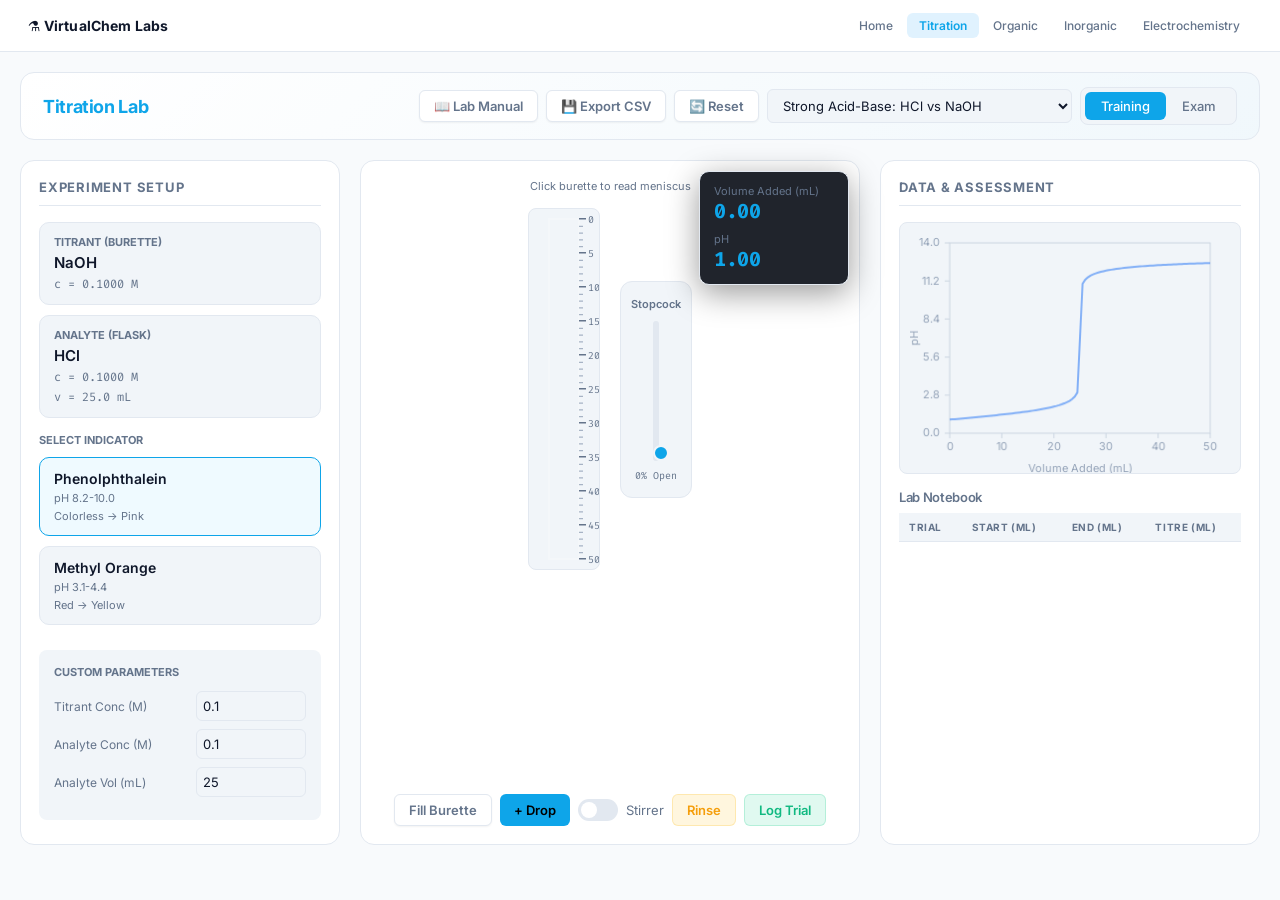
<file: labs/titration.html>
<!DOCTYPE html>
<html lang="en">
<head>
    <meta charset="UTF-8">
    <meta name="viewport" content="width=device-width, initial-scale=1.0">
    <title>Titration Lab — VirtualChem by MKh</title>
    <link rel="stylesheet" href="shared.css">
    <style>
        /* Map titration local vars onto shared tokens */
        :root {
            --bg-page:      var(--bg-base);
            --accent-blue:  var(--blue);
            --accent-hover: var(--blue-hover);
            --success:      var(--green);
            --warning:      var(--amber);
            --danger:       var(--red);
            --glass:        var(--bg-inset);
        }

        * { margin: 0; padding: 0; box-sizing: border-box; }

        body {
            font-family: var(--font-body);
            background: var(--bg-base);
            color: var(--text-main);
            min-height: 100vh;
            overflow-x: hidden;
        }

        .app-container {
            max-width: 1600px;
            margin: 0 auto;
            padding: 20px;
        }

        h1, h2, h3 { font-weight: 600; letter-spacing: -0.025em; }
        .mono { font-family: 'Fira Code', monospace; }

        .header {
            background: linear-gradient(135deg, var(--bg-panel) 0%, rgba(56,189,248,0.04) 100%);
            border: 1px solid var(--border);
            border-radius: var(--r-lg);
            padding: 14px 22px;
            margin-bottom: 20px;
            display: flex;
            flex-wrap: wrap;
            gap: 12px;
            justify-content: space-between;
            align-items: center;
            box-shadow: 0 1px 0 rgba(255,255,255,0.03) inset;
        }

        .header h1 {
            font-size: 18px; font-weight: 700; letter-spacing: -0.02em;
            color: var(--accent-blue); flex: 1 1 auto; min-width: 200px;
        }
        .header h1 span { font-size: 12px; font-weight: 400; color: var(--text-muted); margin-left: 8px; letter-spacing: 0; }

        .controls-row { display: flex; gap: 8px; align-items: center; flex-wrap: wrap; }

        .mode-toggle {
            display: flex;
            background: var(--bg-inset);
            border-radius: 8px;
            padding: 4px;
            border: 1px solid var(--border);
        }

        .mode-toggle button {
            padding: 6px 16px;
            border: none;
            background: transparent;
            color: var(--text-muted);
            font-family: 'Inter', sans-serif;
            font-weight: 500;
            font-size: 13px;
            cursor: pointer;
            border-radius: 6px;
            transition: all 0.2s;
        }

        .mode-toggle button.active { background: var(--accent-blue); color: white; }
        .mode-toggle button:focus { outline: 2px solid var(--accent-blue); outline-offset: 2px; }

        select, input[type="number"], input[type="text"] {
            background: var(--bg-inset);
            color: var(--text-main);
            border: 1px solid var(--border);
            padding: 7px 11px;
            border-radius: var(--r-sm);
            font-family: var(--font-body);
            font-size: 13px;
            outline: none;
            transition: border-color 0.15s ease, box-shadow 0.15s ease;
        }

        select:focus, input[type="number"]:focus, input[type="text"]:focus {
            border-color: var(--accent-blue);
            box-shadow: 0 0 0 3px rgba(56,189,248,0.15);
        }

        input:disabled, select:disabled { opacity: 0.5; cursor: not-allowed; }

        .input-error { border-color: var(--danger) !important; }
        .error-message { color: var(--danger); font-size: 11px; margin-top: 4px; display: none; }
        .error-message.show { display: block; }

        .btn {
            display: inline-flex; align-items: center; gap: 6px;
            padding: 7px 14px;
            border: none; border-radius: var(--r-sm);
            font-family: var(--font-body);
            font-weight: 600; font-size: 13px;
            cursor: pointer;
            transition: background 0.15s ease,
                        box-shadow 0.15s ease,
                        transform 0.15s ease;
            white-space: nowrap;
        }
        .btn:focus-visible { outline: 2px solid var(--accent-blue); outline-offset: 2px; }
        .btn:active:not(:disabled) { transform: scale(0.97); }
        .btn:disabled { opacity: 0.45; cursor: not-allowed; }

        .btn-primary { background: var(--accent-blue); color: #000; }
        .btn-primary:hover:not(:disabled) { background: var(--accent-hover); box-shadow: 0 0 0 4px rgba(56,189,248,0.15); }
        .btn-secondary { background: var(--bg-panel); color: var(--text-muted); border: 1px solid var(--border); box-shadow: 0 1px 2px rgba(0,0,0,0.05); }
        .btn-secondary:hover:not(:disabled) { background: var(--bg-inset); color: var(--text-main); border-color: var(--border-lite); }
        .btn-success { background: rgba(52,211,153,0.15); color: var(--success); border: 1px solid rgba(52,211,153,0.25); }
        .btn-success:hover:not(:disabled) { background: rgba(52,211,153,0.25); }
        .btn-warning { background: rgba(251,191,36,0.15); color: var(--warning); border: 1px solid rgba(251,191,36,0.25); }
        .btn-warning:hover:not(:disabled) { background: rgba(251,191,36,0.25); }
        .btn-danger { background: rgba(248,113,113,0.15); color: var(--danger); border: 1px solid rgba(248,113,113,0.25); }
        .btn-danger:hover:not(:disabled) { background: rgba(248,113,113,0.25); }

        .layout-grid {
            display: grid;
            grid-template-columns: minmax(280px, 320px) 1fr minmax(320px, 380px);
            gap: 20px;
        }

        @media (max-width: 1200px) {
            .layout-grid { grid-template-columns: 1fr; }
            .panel-apparatus { order: -1; }
        }

        .panel {
            background: var(--bg-panel);
            border: 1px solid var(--border);
            border-radius: var(--r-lg);
            padding: 18px;
            display: flex;
            flex-direction: column;
            transition: border-color 0.25s ease;
        }
        .panel:hover { border-color: var(--border-lite); }

        .panel h2 {
            font-size: 13px; font-weight: 700; letter-spacing: 0.06em; text-transform: uppercase;
            color: var(--text-muted);
            margin-bottom: 16px; border-bottom: 1px solid var(--border); padding-bottom: 10px;
        }

        .reagent-card {
            background: var(--bg-inset);
            border: 1px solid var(--border);
            border-radius: var(--r-md);
            padding: 12px 14px;
            margin-bottom: 10px;
            cursor: pointer;
            transition: border-color 0.15s ease,
                        background 0.15s ease,
                        transform 0.15s ease;
        }
        .reagent-card:hover { border-color: var(--border-lite); background: rgba(255,255,255,0.03); transform: translateX(2px); }
        .reagent-card:focus-visible { outline: 2px solid var(--accent-blue); outline-offset: 2px; }
        .reagent-card.selected { border-color: var(--accent-blue); background: rgba(56,189,248,0.08); }
        
        .r-title { font-size: 11px; color: var(--text-muted); text-transform: uppercase; font-weight: 700; margin-bottom: 4px; }
        .r-name { font-size: 15px; font-weight: 600; color: var(--text-main); }
        .r-detail { font-size: 12px; color: var(--text-muted); margin-top: 4px; }

        .custom-settings { background: var(--glass); padding: 15px; border-radius: 8px; margin-top: 15px; }
        .custom-settings label { display: flex; justify-content: space-between; align-items: center; font-size: 12px; margin-bottom: 8px; color: var(--text-muted); }
        .custom-settings input { width: 110px; padding: 6px; }

        .apparatus-view { display: flex; flex-direction: column; align-items: center; position: relative; }

        .readings-overlay {
            position: absolute;
            top: 10px; right: 10px;
            background: rgba(8,13,22,0.9);
            backdrop-filter: blur(8px);
            -webkit-backdrop-filter: blur(8px);
            border: 1px solid var(--border);
            padding: 12px 14px;
            border-radius: var(--r-md);
            min-width: 150px;
            z-index: 10;
            box-shadow: 0 8px 32px rgba(0,0,0,0.4);
        }
        
        .reading-item { margin-bottom: 8px; }
        .reading-item:last-child { margin-bottom: 0; }
        .reading-label { font-size: 11px; color: var(--text-muted); display: block; }
        .reading-val { font-size: 20px; color: var(--accent-blue); font-weight: 700; font-family: var(--font-mono); letter-spacing: -0.02em; }

        .burette-assembly { display: flex; align-items: center; gap: 20px; margin-bottom: 10px; margin-top: 10px; }

        #buretteCanvas {
            background: var(--bg-inset);
            border-radius: 8px;
            border: 1px solid var(--border);
            cursor: pointer;
            transition: border-color 0.2s, box-shadow 0.2s;
        }
        #buretteCanvas:hover { border-color: var(--border-lite); box-shadow: 0 0 0 3px var(--blue-dim); }
        #buretteCanvas:focus { outline: 2px solid var(--accent-blue); outline-offset: 2px; }

        .stopcock-control {
            display: flex;
            flex-direction: column;
            align-items: center;
            background: var(--bg-inset);
            padding: 15px 10px;
            border-radius: 12px;
            border: 1px solid var(--border);
        }

        .stopcock-control label { font-size: 11px; font-weight: 600; color: var(--text-muted); margin-bottom: 10px; }
        
        /* Custom vertical range slider */
        input[type=range] {
            -webkit-appearance: none;
            appearance: none;
            background: transparent;
            cursor: pointer;
        }
        input[type=range][orient=vertical] {
            writing-mode: vertical-lr;
            direction: rtl;
            width: 22px;
            height: 140px;
            cursor: ns-resize;
        }
        input[type=range]::-webkit-slider-runnable-track {
            background: var(--border);
            border-radius: 99px;
            width: 6px; height: 6px;
        }
        input[type=range]::-webkit-slider-thumb {
            -webkit-appearance: none;
            width: 16px; height: 16px;
            border-radius: 50%;
            background: var(--accent-blue);
            border: 2px solid var(--bg-inset);
            box-shadow: 0 0 0 0 rgba(56,189,248,0.3);
            transition: box-shadow 0.15s ease;
            margin-top: -5px;
        }
        input[type=range]:hover::-webkit-slider-thumb { box-shadow: 0 0 0 5px rgba(56,189,248,0.2); }
        input[type=range]:focus-visible { outline: 2px solid var(--accent-blue); outline-offset: 3px; }

        .flask-assembly { position: relative; margin-top: -5px; }
        
        .action-bar { display: flex; flex-wrap: wrap; gap: 8px; justify-content: center; margin-top: 15px; }

        .exam-panel {
            background: rgba(245, 158, 11, 0.1);
            border: 1px solid var(--warning);
            border-radius: 8px;
            padding: 15px;
            margin-bottom: 15px;
            display: none;
        }
        .exam-panel.show { display: block; }
        .exam-panel h3 { color: var(--warning); font-size: 14px; margin-bottom: 10px; }
        
        .input-group { margin-bottom: 10px; }
        .input-group label { display: block; font-size: 12px; color: var(--text-muted); margin-bottom: 4px; }
        .input-group input, .input-group select { width: 100%; }

        .feedback-box {
            padding: 12px; border-radius: 6px; margin-top: 10px; font-size: 13px;
            display: none; line-height: 1.6;
        }
        .feedback-box.success { background: rgba(16, 185, 129, 0.1); border: 1px solid var(--success); color: var(--success); display: block; }
        .feedback-box.error { background: rgba(239, 68, 68, 0.1); border: 1px solid var(--danger); color: var(--danger); display: block; }

        canvas#plotCanvas { background: var(--bg-inset); border: 1px solid var(--border); border-radius: 8px; width: 100%; margin-bottom: 15px; }
        
        #plotBlocker {
            height: 250px; display: flex; align-items: center; justify-content: center;
            background: var(--bg-inset); border-radius: 8px; margin-bottom: 15px;
            color: var(--text-muted); font-size: 13px; text-align: center; padding: 20px;
        }

        .data-table { width: 100%; border-collapse: collapse; font-size: 12px; }
        .data-table th, .data-table td { padding: 8px 10px; text-align: left; border-bottom: 1px solid var(--border); }
        .data-table th { color: var(--text-muted); font-weight: 700; font-size: 10px; text-transform: uppercase; letter-spacing: 0.06em; background: var(--bg-inset); }
        .data-table tbody tr:hover { background: rgba(255,255,255,0.02); }
        .data-table td { font-family: var(--font-mono); }

        .magnifier-overlay, .manual-overlay, .export-dialog {
            position: fixed; top: 0; left: 0; right: 0; bottom: 0;
            background: rgba(15, 23, 42, 0.5);
            backdrop-filter: blur(4px);
            display: none; justify-content: center; align-items: center; z-index: 1000;
            padding: 20px;
        }
        .magnifier-overlay.show, .manual-overlay.show, .export-dialog.show { display: flex; }
        
        .magnifier-content, .export-content {
            background: var(--bg-panel); border: 1px solid var(--border);
            padding: 25px; border-radius: 12px; text-align: center;
        }
        #magnifierCanvas { border-radius: 8px; background: white; margin: 15px 0; border: 2px solid #94a3b8; }

        .manual-content {
            background: var(--bg-panel); border: 1px solid var(--border);
            padding: 30px; border-radius: 12px; max-width: 900px; width: 90%;
            max-height: 90vh; overflow-y: auto; text-align: left;
        }
        .manual-content h2 { color: var(--accent-blue); margin-bottom: 20px; border-bottom: 2px solid var(--border); padding-bottom: 10px; font-size: 20px;}
        .manual-content h3 { color: var(--text-main); margin-top: 20px; margin-bottom: 10px; font-size: 16px; }
        .manual-content h4 { color: var(--text-muted); margin-top: 15px; margin-bottom: 8px; font-size: 14px; text-transform: uppercase; }
        .manual-content p, .manual-content li { line-height: 1.7; color: var(--text-muted); margin-bottom: 10px; font-size: 13px;}
        .manual-content ul, .manual-content ol { margin-left: 20px; margin-bottom: 15px; }
        .manual-content .info-box { background: rgba(59, 130, 246, 0.1); border-left: 4px solid var(--accent-blue); padding: 15px; margin: 15px 0; border-radius: 4px; }
        .manual-content .warning-box { background: rgba(245, 158, 11, 0.1); border-left: 4px solid var(--warning); padding: 15px; margin: 15px 0; border-radius: 4px; }
        .manual-content .equation { background: var(--bg-inset); padding: 12px; border-radius: 6px; font-family: 'Fira Code', monospace; margin: 10px 0; overflow-x: auto; }
        .close-manual { float: right; }

        .export-content { max-width: 600px; width: 90%; }
        .export-content h3 { margin-bottom: 15px; color: var(--accent-blue); }
        .export-content textarea {
            width: 100%; height: 300px; background: var(--bg-inset); color: var(--text-main);
            border: 1px solid var(--border); border-radius: 6px; padding: 10px;
            font-family: 'Fira Code', monospace; font-size: 12px; margin-bottom: 15px; resize: vertical;
        }
        .export-actions { display: flex; gap: 10px; justify-content: flex-end; }

        .switch-container { display: flex; align-items: center; gap: 8px; color: var(--text-muted); font-size: 13px; }
        .switch { position: relative; display: inline-block; width: 40px; height: 22px; }
        .switch input { opacity: 0; width: 0; height: 0; }
        .slider { position: absolute; cursor: pointer; top: 0; left: 0; right: 0; bottom: 0; background-color: var(--border); transition: .3s; border-radius: 22px; }
        .slider:before { position: absolute; content: ""; height: 16px; width: 16px; left: 3px; bottom: 3px; background-color: white; transition: .3s; border-radius: 50%; }
        input:checked + .slider { background-color: var(--accent-blue); }
        input:checked + .slider:before { transform: translateX(18px); }
        input:focus + .slider { outline: 2px solid var(--accent-blue); outline-offset: 2px; }

        .hidden { display: none !important; }
        .sr-only { position: absolute; width: 1px; height: 1px; padding: 0; margin: -1px; overflow: hidden; clip: rect(0,0,0,0); white-space: nowrap; border-width: 0; }

        .loading-spinner {
            display: inline-block; width: 14px; height: 14px; border: 2px solid var(--border);
            border-radius: 50%; border-top-color: var(--accent-blue); animation: spin 0.6s linear infinite;
        }
        @keyframes spin { to { transform: rotate(360deg); } }

        .answer-reveal {
            background: rgba(255,255,255,0.05); padding: 15px; border-radius: 8px; margin-top: 15px;
            border-left: 4px solid var(--accent-blue); display: none;
        }
        .answer-reveal.show { display: block; }

        @media (max-width: 768px) {
            .header { flex-direction: column; align-items: stretch; }
            .header h1 { text-align: center; font-size: 18px; }
            .controls-row { flex-direction: column; width: 100%; }
            .controls-row > * { width: 100%; }
            .burette-assembly { flex-direction: column; }
            .readings-overlay { position: static; margin-bottom: 15px; }
        }
    </style>
</head>
<body>

<nav class="site-nav" role="navigation" aria-label="Site navigation">
    <a href="../index.html" class="site-nav-brand">⚗️ VirtualChem Labs</a>
    <div class="site-nav-links">
        <a href="../index.html">Home</a>
        <a href="titration.html" class="snav-active">Titration</a>
        <a href="organic.html">Organic</a>
        <a href="inorganic.html">Inorganic</a>
        <a href="electrochem.html">Electrochemistry</a>
    </div>
</nav>

<div class="app-container">
    <header class="header" role="banner">
        <h1>Titration Lab</h1>
        <div class="controls-row">
            <button class="btn btn-secondary" onclick="app.ui.showManual()" aria-label="Open lab manual">📖 Lab Manual</button>
            <button class="btn btn-secondary" onclick="app.data.exportData()" aria-label="Export data to CSV">💾 Export CSV</button>
            <button class="btn btn-secondary" onclick="app.reset(true)" aria-label="Reset laboratory">🔄 Reset</button>
            <select id="experimentSelect" onchange="app.experiment.change()" aria-label="Select experiment type">
                <option value="hcl-naoh">Strong Acid-Base: HCl vs NaOH</option>
                <option value="h3po4-naoh">Polyprotic Acid: H₃PO₄ vs NaOH</option>
                <option value="acetic-naoh">Weak Acid: CH₃COOH vs NaOH</option>
                <option value="nh3-hcl">Weak Base: NH₃ vs HCl</option>
                <option value="edta-ca">Complexometric: EDTA vs Ca²⁺</option>
                <option value="redox-permanganate">Redox: KMnO₄ vs Fe²⁺</option>
                <option value="agno3-nacl">Precipitation: AgNO₃ vs NaCl</option>
                <option value="iodometry-thiosulfate">Iodometry: Na₂S₂O₃ vs I₂</option>
                <option value="edta-mg">Complexometric: EDTA vs Mg²⁺</option>
                <option value="edta-zn">Complexometric: EDTA vs Zn²⁺</option>
                <option value="back-titration">Back Titration: HCl + CaCO₃ (excess acid)</option>
                <option value="dichromatometry">Redox: K₂Cr₂O₇ vs Fe²⁺</option>
            </select>
            <div class="mode-toggle" role="radiogroup" aria-label="Mode selection">
                <button id="mode-training" class="active" onclick="app.mode.set('training')" role="radio" aria-checked="true">Training</button>
                <button id="mode-exam" onclick="app.mode.set('exam')" role="radio" aria-checked="false">Exam</button>
            </div>
        </div>
    </header>

    <div class="layout-grid">
        <div class="panel" role="region" aria-label="Experiment setup">
            <h2>Experiment Setup</h2>
            <div id="setupContainer"></div>

            <div id="customSettings" class="custom-settings" role="group" aria-label="Custom parameters">
                <div class="r-title" style="margin-bottom: 12px;">Custom Parameters</div>
                <label>
                    Titrant Conc (M) 
                    <input type="number" id="customTitrant" step="0.005" min="0.001" max="1.000" 
                           onchange="app.validation.validateInput(this, () => app.setup.applyCustom())"
                           aria-label="Titrant concentration in molar">
                </label>
                <span class="error-message" id="error-customTitrant" role="alert"></span>
                
                <label>
                    Analyte Conc (M) 
                    <input type="number" id="customAnalyte" step="0.005" min="0.001" max="1.000" 
                           onchange="app.validation.validateInput(this, () => app.setup.applyCustom())"
                           aria-label="Analyte concentration in molar">
                </label>
                <span class="error-message" id="error-customAnalyte" role="alert"></span>
                
                <label>
                    Analyte Vol (mL) 
                    <input type="number" id="customVolume" step="1.0" min="10.0" max="50.0" 
                           onchange="app.validation.validateInput(this, () => app.setup.applyCustom())"
                           aria-label="Analyte volume in milliliters">
                </label>
                <span class="error-message" id="error-customVolume" role="alert"></span>
            </div>
        </div>

        <div class="panel apparatus-view panel-apparatus" role="region" aria-label="Laboratory apparatus">
            <div class="readings-overlay" role="status" aria-live="polite">
                <div class="reading-item">
                    <span class="reading-label">Volume Added (mL)</span>
                    <span class="reading-val mono" id="volAddedDisplay">0.00</span>
                </div>
                <div class="reading-item" id="sensorReadingItem">
                    <span class="reading-label" id="sensorLabel">Sensor Reading</span>
                    <span class="reading-val mono" id="sensorDisplay">--</span>
                </div>
            </div>

            <div style="font-size: 11px; color: var(--text-muted); margin-bottom: 5px;">Click burette to read meniscus</div>
            
            <div class="burette-assembly">
                <canvas id="buretteCanvas" width="70" height="360" 
                        onclick="app.ui.showMagnifier()"
                        role="img" aria-label="Burette showing current volume level"
                        tabindex="0" onkeydown="if(event.key==='Enter') app.ui.showMagnifier()"></canvas>
                <div class="stopcock-control">
                    <label for="stopcockSlider">Stopcock</label>
                    <input type="range" orient="vertical" id="stopcockSlider" min="0" max="100" value="0" 
                           oninput="app.titration.updateFlow()" 
                           onmouseup="app.titration.closeStopcock()"
                           aria-label="Stopcock opening percentage"
                           aria-valuemin="0" aria-valuemax="100" aria-valuenow="0">
                    <span id="flowRateDisplay" class="mono" style="font-size: 10px; margin-top: 8px; color: var(--text-muted)" aria-live="polite">0% Open</span>
                </div>
            </div>

            <div class="flask-assembly">
                <canvas id="flaskCanvas" width="220" height="200" role="img" aria-label="Erlenmeyer flask showing solution color"></canvas>
            </div>

            <div class="action-bar">
                <button class="btn btn-secondary" onclick="app.titration.fillBurette()" aria-label="Fill burette with titrant">Fill Burette</button>
                <button class="btn btn-primary" onclick="app.titration.addDrop()" aria-label="Add single drop">+ Drop</button>
                <div class="switch-container">
                    <label class="switch">
                        <input type="checkbox" id="stirrerToggle" onchange="app.titration.toggleStirrer()" aria-label="Toggle magnetic stirrer">
                        <span class="slider"></span>
                    </label> 
                    <span>Stirrer</span>
                </div>
                <button class="btn btn-warning" onclick="app.titration.rinse()" id="btnRinse" aria-label="Rinse burette with titrant">Rinse</button>
                <button class="btn btn-success" onclick="app.data.recordTrial()" aria-label="Record current trial">Log Trial</button>
            </div>
        </div>

        <div class="panel" role="region" aria-label="Data and assessment">
            <h2>Data & Assessment</h2>
            
            <div id="examPanel" class="exam-panel">
                <h3>📋 Exam Submission</h3>
                <div class="input-group">
                    <label for="examTrialSelect">Select Trial to Grade</label>
                    <select id="examTrialSelect" aria-label="Select trial for grading"><option value="">No trials recorded</option></select>
                </div>
                <div class="input-group">
                    <label for="examCalcConc">Calculated Analyte Concentration (M)</label>
                    <input type="number" id="examCalcConc" step="0.0001" placeholder="e.g., 0.1050" aria-label="Your calculated concentration">
                </div>
                <button class="btn btn-primary" id="submitExamBtn" style="width: 100%;" onclick="app.exam.submit()" aria-label="Submit exam answer">Submit Answer</button>
                <div id="examFeedback" class="feedback-box" role="alert" aria-live="assertive"></div>
                <div id="answerReveal" class="answer-reveal">
                    <strong style="color:var(--text-main);">🔍 Answer Reveal</strong><br><br>
                    <span id="answerRevealContent"></span>
                    <button class="btn btn-secondary" onclick="app.exam.hideAnswer()" style="width: 100%; margin-top: 10px;">Hide Answer</button>
                </div>
            </div>

            <canvas id="plotCanvas" height="250" role="img" aria-label="Titration curve plot"></canvas>
            <div id="plotBlocker" class="hidden">
                <div id="plotBlockerText"></div>
            </div>

            <h3 style="font-size: 13px; margin-bottom: 8px; color: var(--text-muted)">Lab Notebook</h3>
            <div style="flex-grow: 1; overflow-y: auto;" role="region" aria-label="Trial data table">
                <table class="data-table">
                    <thead>
                        <tr>
                            <th scope="col">Trial</th>
                            <th scope="col">Start (mL)</th>
                            <th scope="col">End (mL)</th>
                            <th scope="col">Titre (mL)</th>
                        </tr>
                    </thead>
                    <tbody id="logTableBody"></tbody>
                </table>
            </div>
        </div>
    </div>
</div>

<div class="manual-overlay" id="manualOverlay" onclick="app.ui.hideManual()" role="dialog" aria-labelledby="manualTitle" aria-modal="true">
    <div class="manual-content" onclick="event.stopPropagation()">
        <button class="btn btn-danger close-manual" onclick="app.ui.hideManual()" aria-label="Close manual">✕ Close</button>
        <h2 id="manualTitle">📚 Comprehensive Virtual Lab Manual</h2>
        
        <h3>1. Lab Safety & Preparation</h3>
        <ul>
            <li><strong>Glassware Conditioning:</strong> A burette must never be filled directly if wet with distilled water. <strong>Always click Rinse</strong> first to condition with titrant solution.</li>
            <li><strong>Air Bubbles:</strong> Ensure the burette tip has no trapped air. The virtual rinse step simulates purging the tip.</li>
            <li><strong>Eye Level Reading:</strong> Always read the meniscus at eye level to avoid parallax error.</li>
        </ul>

        <h3>2. Standard Titration Procedure</h3>
        <ol>
            <li><strong>Rinse:</strong> Click <b>Rinse</b> button (turns green when complete)</li>
            <li><strong>Fill:</strong> Click <b>Fill Burette</b></li>
            <li><strong>Initial Reading:</strong> Click burette to open magnifier, record exact initial volume</li>
            <li><strong>Stirring:</strong> Enable <b>Stirrer</b> for continuous mixing</li>
            <li><strong>Coarse Addition:</strong> Use stopcock slider for bulk titrant delivery</li>
            <li><strong>Fine Addition:</strong> Near endpoint, use <b>+ Drop</b> button for precise control</li>
            <li><strong>Endpoint Detection:</strong> Watch for permanent color change</li>
            <li><strong>Final Reading:</strong> Click burette again to record final volume</li>
            <li><strong>Log Trial:</strong> Click <b>Log Trial</b> to save data</li>
        </ol>

        <h3>3. Reading the Meniscus</h3>
        <p>The meniscus is the curved liquid surface. <strong>Always read from the bottom of the meniscus</strong> at eye level. The magnified view allows precision to ±0.01 mL (two decimal places).</p>
        <div class="warning-box">
            <strong>⚠️ Precision Rules:</strong>
            <ul>
                <li>Burette readings: record to 0.01 mL (e.g., 23.45 mL)</li>
                <li>Calculate titre by subtraction: Final - Initial</li>
                <li>Report titre to 0.01 mL precision</li>
                <li>Multiple trials should be concordant (within 0.10 mL of each other)</li>
            </ul>
        </div>

        <h3>4. Stoichiometry & Calculations</h3>
        <p>The general formula for titration calculations:</p>
        <div class="equation">
n(analyte) = n(titrant) × (stoichiometric ratio)

C(analyte) = [C(titrant) × V(titre) × stoich(analyte)] / 
             [V(analyte) × stoich(titrant)]

Where:
- C = concentration (M)
- V = volume (mL or L, must be consistent)
- stoich = stoichiometric coefficient from balanced equation
        </div>

        <h4>Example: Strong Acid-Base (1:1 Stoichiometry)</h4>
        <div class="equation">
HCl + NaOH → NaCl + H₂O

Given: 
- V(HCl) = 25.00 mL
- C(NaOH) = 0.1000 M
- V(titre) = 23.45 mL

Calculation:
C(HCl) = (0.1000 M × 23.45 mL × 1) / (25.00 mL × 1)
       = 0.0938 M
        </div>

        <h4>Significant Figures</h4>
        <ul>
            <li>Burette readings: 4 significant figures (e.g., 23.45 mL)</li>
            <li>Concentrations: typically 4 sig figs (e.g., 0.1000 M)</li>
            <li>Final answer: limited by least precise measurement</li>
            <li>Always show your work and proper units</li>
        </ul>

        <h3>5. Experiment-Specific Guides</h3>

        <h4>Strong Acid-Base (HCl vs NaOH)</h4>
        <ul>
            <li><strong>Stoichiometry:</strong> 1:1 (one mole HCl per mole NaOH)</li>
            <li><strong>Indicator:</strong> Phenolphthalein (colorless → pink at pH 8-10)</li>
            <li><strong>Equivalence pH:</strong> 7.0 (neutral)</li>
            <li><strong>Endpoint:</strong> First permanent pale pink color</li>
        </ul>

        <h4>Polyprotic Acid (H₃PO₄ vs NaOH)</h4>
        <div class="info-box">
            <strong>Two Possible Endpoints:</strong><br><br>
            <strong>First Equivalence Point (1:1):</strong>
            <ul>
                <li>Use Methyl Orange indicator (pH ≈ 4.3)</li>
                <li>H₃PO₄ + NaOH → NaH₂PO₄ + H₂O</li>
                <li>Stoichiometry: 1 NaOH : 1 H₃PO₄</li>
            </ul>
            <strong>Second Equivalence Point (2:1):</strong>
            <ul>
                <li>Use Phenolphthalein indicator (pH ≈ 9.0)</li>
                <li>H₃PO₄ + 2 NaOH → Na₂HPO₄ + 2 H₂O</li>
                <li>Stoichiometry: 2 NaOH : 1 H₃PO₄</li>
            </ul>
            <strong>⚠️ IMPORTANT:</strong> Exam grading automatically adjusts stoichiometry based on which indicator you select!
        </div>

        <h4>Weak Acid (CH₃COOH vs NaOH)</h4>
        <ul>
            <li><strong>Stoichiometry:</strong> 1:1</li>
            <li><strong>Indicator:</strong> Phenolphthalein (equivalence pH > 7)</li>
            <li><strong>Features:</strong> Buffer region before equivalence, gradual pH change</li>
        </ul>

        <h4>Weak Base (NH₃ vs HCl)</h4>
        <ul>
            <li><strong>Stoichiometry:</strong> 1:1</li>
            <li><strong>Indicator:</strong> Methyl Orange (equivalence pH < 7)</li>
            <li><strong>Features:</strong> Buffer region, acidic equivalence point</li>
        </ul>

        <h4>Complexometric (EDTA vs Ca²⁺)</h4>
        <ul>
            <li><strong>Stoichiometry:</strong> 1:1 (EDTA chelates metal ions)</li>
            <li><strong>Indicator:</strong> Eriochrome Black T (wine red → blue)</li>
            <li><strong>Mechanism:</strong> EBT binds Ca²⁺ (red), EDTA displaces it (free EBT is blue)</li>
            <li><strong>Endpoint:</strong> Solution turns from wine-red to pure blue</li>
        </ul>

        <h4>Precipitation (AgNO₃ vs NaCl - Mohr's Method)</h4>
        <ul>
            <li><strong>Stoichiometry:</strong> 1:1</li>
            <li><strong>Indicator:</strong> Potassium Chromate (K₂CrO₄)</li>
            <li><strong>Mechanism:</strong> AgCl precipitates (white) until equivalence, then Ag₂CrO₄ forms (red-brown)</li>
            <li><strong>Endpoint:</strong> First permanent red-brown precipitate</li>
        </ul>

        <h4>Redox (KMnO₄ vs Fe²⁺)</h4>
        <ul>
            <li><strong>Stoichiometry:</strong> 5 Fe²⁺ : 1 MnO₄⁻</li>
            <li><strong>Balanced equation:</strong> MnO₄⁻ + 5Fe²⁺ + 8H⁺ → Mn²⁺ + 5Fe³⁺ + 4H₂O</li>
            <li><strong>Indicator:</strong> Self-indicating (permanganate is purple)</li>
            <li><strong>Endpoint:</strong> First excess drop turns solution pale pink</li>
            <li><strong>Calculation:</strong> C(Fe²⁺) = [C(MnO₄⁻) × V × 5] / V(Fe²⁺)</li>
        </ul>

        <h4>Iodometry (Na₂S₂O₃ vs I₂)</h4>
        <ul>
            <li><strong>Stoichiometry:</strong> 2 S₂O₃²⁻ : 1 I₂</li>
            <li><strong>Equation:</strong> 2S₂O₃²⁻ + I₂ → S₄O₆²⁻ + 2I⁻</li>
            <li><strong>Indicator:</strong> Starch (forms blue I₂-starch complex)</li>
            <li><strong>Technique:</strong> Add starch when solution turns pale yellow</li>
            <li><strong>Endpoint:</strong> Blue color disappears completely (colorless)</li>
        </ul>

        <h4>Complexometric: EDTA vs Mg²⁺ and Zn²⁺</h4>
        <div class="info-box">
            <strong>Key differences from Ca²⁺:</strong><br>
            <ul>
                <li><strong>Mg²⁺:</strong> Smaller stability constant (Kf = 4.9×10⁸ vs Ca²⁺ 5×10¹⁰). Less sharp equivalence. Requires pH 10 NH₃/NH₄Cl buffer.</li>
                <li><strong>Zn²⁺:</strong> Very large Kf (3.2×10¹⁶). Extremely sharp equivalence. Can use Xylenol Orange indicator at pH 5-6.</li>
                <li><strong>EBT Indicator:</strong> Wine-red when metal is complexed, pure blue when free.</li>
                <li><strong>Equation:</strong> M²⁺ + EDTA⁴⁻ → [M-EDTA]²⁻ (1:1 always)</li>
            </ul>
        </div>

        <h4>Back Titration (HCl + CaCO₃)</h4>
        <div class="info-box">
            <strong>Concept:</strong> When a substance cannot be titrated directly (e.g., insoluble solid like CaCO₃), a known excess of a reagent (HCl) is added. The <em>unreacted excess</em> is then back-titrated with a standard solution (NaOH).<br><br>
            <strong>Reactions:</strong><br>
            CaCO₃ + 2HCl → CaCl₂ + H₂O + CO₂<br>
            HCl (residual) + NaOH → NaCl + H₂O<br><br>
            <strong>Calculation:</strong><br>
            n(HCl)_reacted = n(HCl)_initial − n(NaOH)_titre<br>
            n(CaCO₃) = n(HCl)_reacted / 2<br>
            % purity = [n(CaCO₃) × M(CaCO₃) / mass_sample] × 100<br><br>
            <strong>This virtual simulation:</strong> Titrates the residual HCl with NaOH. You determine the unknown amount of CaCO₃ from the difference.
        </div>

        <h4>Dichromatometry (K₂Cr₂O₇ vs Fe²⁺)</h4>
        <ul>
            <li><strong>Stoichiometry:</strong> 6 Fe²⁺ : 1 Cr₂O₇²⁻</li>
            <li><strong>Balanced equation:</strong> Cr₂O₇²⁻ + 6Fe²⁺ + 14H⁺ → 2Cr³⁺ + 6Fe³⁺ + 7H₂O</li>
            <li><strong>Indicator:</strong> Diphenylamine sulfonate (colorless → violet at equivalence)</li>
            <li><strong>Advantage over KMnO₄:</strong> K₂Cr₂O₇ is a primary standard (can be weighed accurately). KMnO₄ is not.</li>
            <li><strong>Medium:</strong> H₂SO₄ + H₃PO₄ mixture (H₃PO₄ complexes Fe³⁺, prevents color interference)</li>
            <li><strong>Calculation:</strong> C(Fe²⁺) = [C(Cr₂O₇²⁻) × V × 6] / V(Fe²⁺)</li>
        </ul>

        <h3>6. Error Analysis & Troubleshooting</h3>
        
        <h4>Common Experimental Errors</h4>
        <div class="warning-box">
            <ul>
                <li><strong>Parallax Error:</strong> Reading meniscus from wrong angle → Use magnifier, read at eye level</li>
                <li><strong>Endpoint Overshoot:</strong> Adding too much titrant → Use drop-wise near endpoint</li>
                <li><strong>Incomplete Mixing:</strong> Not stirring → Always enable stirrer</li>
                <li><strong>Air Bubbles:</strong> Trapped in burette tip → Rinse thoroughly</li>
                <li><strong>Improper Rinsing:</strong> Burette wet with water → Dilutes titrant</li>
                <li><strong>Wrong Indicator:</strong> Using phenolphthalein for strong acid → Learn pKa values</li>
            </ul>
        </div>

        <h4>Concordant Results</h4>
        <p>Professional titrations require <strong>at least 3 concordant trials</strong> (agreeing within 0.10 mL). If one trial differs significantly:</p>
        <ul>
            <li>Discard outliers (only if there's clear experimental error)</li>
            <li>Perform additional trials</li>
            <li>Average concordant results only</li>
        </ul>

        <h3>7. Exam Mode Strategy</h3>
        
        <div class="info-box">
            <strong>Grading Rubric:</strong><br><br>
            <strong>Titre Accuracy (50 points):</strong>
            <ul>
                <li>Error ≤ 0.15 mL: Full marks (50/50)</li>
                <li>Error 0.15-0.50 mL: Partial credit (scaled)</li>
                <li>Error > 0.50 mL: 0/50</li>
            </ul>
            <strong>Calculation Accuracy (40 points):</strong>
            <ul>
                <li>Error ≤ 2%: Full marks (40/40)</li>
                <li>Error 2-10%: Partial credit (scaled)</li>
                <li>Error > 10%: 0/40</li>
            </ul>
            <strong>Technique (10 points):</strong>
            <ul>
                <li>Burette rinsed: 5 points</li>
                <li>Appropriate indicator selected: 5 points</li>
            </ul>
            <strong>Passing Grade:</strong> 60/100
        </div>

        <h4>Calculation Tips</h4>
        <ol>
            <li>Write the balanced chemical equation</li>
            <li>Identify stoichiometric ratio</li>
            <li>Show all work with units</li>
            <li>Use proper significant figures</li>
            <li>Double-check your arithmetic</li>
        </ol>

        <h3>8. Keyboard Shortcuts</h3>
        <div class="equation">
Space:   Add drop
R:       Rinse burette
F:       Fill burette  
S:       Toggle stirrer
Esc:     Close dialogs
Enter:   (on burette) Open magnifier
        </div>

        <h3>9. Advanced Features</h3>
        <ul>
            <li><strong>CSV Export:</strong> Download all trial data for external analysis</li>
            <li><strong>Custom Parameters:</strong> (Training mode) Adjust concentrations to explore curve shapes</li>
            <li><strong>Real-Time Plotting:</strong> (Training mode) Visualize titration curves as you titrate</li>
            <li><strong>Multiple Experiment Types:</strong> Learn different titration chemistries</li>
        </ul>

        <button class="btn btn-primary" onclick="app.ui.hideManual()" style="width: 100%; margin-top: 20px;">Close Manual</button>
    </div>
</div>

<div class="magnifier-overlay" id="magnifierOverlay" onclick="app.ui.hideMagnifier()" role="dialog" aria-labelledby="magnifierTitle" aria-modal="true">
    <div class="magnifier-content" onclick="event.stopPropagation()">
        <h2 id="magnifierTitle" style="color: var(--text-main); margin-bottom: 10px;">Meniscus Reading</h2>
        <p style="font-size: 13px; color: var(--text-muted); margin-bottom: 15px;">Read from the bottom of the curved meniscus</p>
        <canvas id="magnifierCanvas" width="300" height="150" role="img" aria-label="Magnified view of burette meniscus"></canvas>
        <p class="mono" style="font-size: 20px; margin: 15px 0; color: var(--accent-blue);">
            Reading: <strong id="magnifierReading" aria-live="polite">0.00 mL</strong>
        </p>
        <button class="btn btn-secondary" onclick="app.ui.hideMagnifier()" aria-label="Close magnifier">Close</button>
    </div>
</div>

<div class="export-dialog" id="exportDialog" role="dialog" aria-labelledby="exportTitle" aria-modal="true">
    <div class="export-content">
        <h3 id="exportTitle">📊 Export Data (CSV Format)</h3>
        <textarea id="exportTextarea" readonly aria-label="Exported CSV data"></textarea>
        <div class="export-actions">
            <button class="btn btn-secondary" onclick="app.data.closeExport()">Cancel</button>
            <button class="btn btn-primary" onclick="app.data.copyExport()">Copy to Clipboard</button>
            <button class="btn btn-success" onclick="app.data.downloadExport()">Download File</button>
        </div>
    </div>
</div>

<script>
'use strict';

const CONSTANTS = {
    EPSILON: 1e-6,
    MAX_BURETTE_VOL: 50.0,
    MAX_PLOT_POINTS: 1000,
    CONC_MIN: 0.001,
    CONC_MAX: 1.000,
    VOL_MIN: 10.0,
    VOL_MAX: 50.0,
    GRADE_TITRE_EXCELLENT: 0.15,
    GRADE_TITRE_ACCEPTABLE: 0.50,
    GRADE_CALC_EXCELLENT: 2.0,
    GRADE_CALC_ACCEPTABLE: 10.0,
    WEIGHT_TITRE: 50,
    WEIGHT_CALC: 40,
    WEIGHT_TECHNIQUE: 10
};

const CHEM_CONSTANTS = { 
    Kw: 1e-14,
    Kf_CaEDTA: 5.0e10  // Formation constant for Ca-EDTA complex
};

const EXPERIMENTS = {
    'hcl-naoh': {
        name: 'Strong Acid-Base', type: 'strong-acid-base',
        titrant: { name: 'NaOH', formula: 'NaOH', defaultConc: 0.100, stoich: 1 },
        analyte: { name: 'HCl', formula: 'HCl', defaultConc: 0.100, defaultVol: 25.00, stoich: 1 },
        indicators: [
            { id: 'phenolphthalein', name: 'Phenolphthalein', range: 'pH 8.2-10.0', trans: 'Colorless → Pink' },
            { id: 'methyl-orange', name: 'Methyl Orange', range: 'pH 3.1-4.4', trans: 'Red → Yellow' }
        ],
        yAxis: 'pH', yRange: [0, 14], hasSensor: true
    },
    'h3po4-naoh': {
        name: 'Polyprotic Acid', type: 'polyprotic-acid',
        titrant: { name: 'NaOH', formula: 'NaOH', defaultConc: 0.100, stoich: 2 }, 
        analyte: { name: 'Phosphoric Acid', formula: 'H₃PO₄', defaultConc: 0.050, defaultVol: 25.00, stoich: 1 },
        indicators: [
            { id: 'phenolphthalein', name: 'Phenolphthalein (2nd Eq)', range: 'pH 8.2-10.0', trans: 'Colorless → Pink' },
            { id: 'methyl-orange', name: 'Methyl Orange (1st Eq)', range: 'pH 3.1-4.4', trans: 'Red → Yellow' }
        ],
        yAxis: 'pH', yRange: [0, 14], hasSensor: true,
        pKa1: 2.15, pKa2: 7.20, pKa3: 12.35
    },
    'acetic-naoh': {
        name: 'Weak Acid', type: 'weak-acid-base',
        titrant: { name: 'NaOH', formula: 'NaOH', defaultConc: 0.100, stoich: 1 },
        analyte: { name: 'Acetic Acid', formula: 'CH₃COOH', defaultConc: 0.100, defaultVol: 25.00, stoich: 1 },
        indicators: [
            { id: 'phenolphthalein', name: 'Phenolphthalein', range: 'pH 8.2-10.0', trans: 'Colorless → Pink' }
        ],
        yAxis: 'pH', yRange: [0, 14], hasSensor: true, Ka: 1.8e-5
    },
    'nh3-hcl': {
        name: 'Weak Base', type: 'weak-base-acid',
        titrant: { name: 'HCl', formula: 'HCl', defaultConc: 0.100, stoich: 1 },
        analyte: { name: 'Ammonia', formula: 'NH₃', defaultConc: 0.100, defaultVol: 25.00, stoich: 1 },
        indicators: [
            { id: 'methyl-orange', name: 'Methyl Orange', range: 'pH 3.1-4.4', trans: 'Red → Yellow' }
        ],
        yAxis: 'pH', yRange: [0, 14], hasSensor: true, Kb: 1.8e-5
    },
    'edta-ca': {
        name: 'Complexometric (EDTA)', type: 'complexometric',
        titrant: { name: 'EDTA', formula: 'Na₂EDTA', defaultConc: 0.050, stoich: 1 },
        analyte: { name: 'Ca²⁺', formula: 'CaCl₂', defaultConc: 0.050, defaultVol: 25.00, stoich: 1 },
        indicators: [
            { id: 'ebt', name: 'Eriochrome Black T', range: 'pCa 4.5-6.0', trans: 'Wine Red → Blue' }
        ],
        yAxis: 'pCa', yRange: [1, 10], hasSensor: true
    },
    'redox-permanganate': {
        name: 'Redox (Permanganate)', type: 'redox',
        titrant: { name: 'KMnO₄', formula: 'KMnO₄', defaultConc: 0.020, stoich: 1 },
        analyte: { name: 'Fe²⁺', formula: 'FeSO₄', defaultConc: 0.100, defaultVol: 25.00, stoich: 5 },
        indicators: [
            { id: 'self', name: 'Self-indicating', range: 'N/A', trans: 'Colorless → Pale Pink' }
        ],
        yAxis: 'E (mV)', yRange: [400, 1600], hasSensor: true
    },
    'agno3-nacl': {
        name: 'Precipitation (Mohr)', type: 'precipitation',
        titrant: { name: 'AgNO₃', formula: 'AgNO₃', defaultConc: 0.100, stoich: 1 },
        analyte: { name: 'NaCl', formula: 'NaCl', defaultConc: 0.100, defaultVol: 25.00, stoich: 1 },
        indicators: [
            { id: 'chromate', name: 'Potassium Chromate', range: 'Visual', trans: 'Yellow → Red-Brown' }
        ],
        yAxis: 'pAg', yRange: [1, 10], hasSensor: true
    },
    'iodometry-thiosulfate': {
        name: 'Iodometry', type: 'iodometry',
        titrant: { name: 'Na₂S₂O₃', formula: 'Na₂S₂O₃', defaultConc: 0.100, stoich: 2 },
        analyte: { name: 'I₂', formula: 'I₂', defaultConc: 0.050, defaultVol: 25.00, stoich: 1 },
        indicators: [
            { id: 'none', name: 'No Indicator', range: 'Visual', trans: 'Brown → Colorless' },
            { id: 'starch', name: 'Starch', range: 'Visual', trans: 'Dark Blue → Colorless' }
        ],
        yAxis: 'I₂ Fraction (%)', yRange: [0, 100], hasSensor: false
    },
    'edta-mg': {
        name: 'Complexometric (EDTA vs Mg²⁺)', type: 'complexometric-mg',
        titrant: { name: 'EDTA', formula: 'Na₂EDTA', defaultConc: 0.050, stoich: 1 },
        analyte: { name: 'Mg²⁺', formula: 'MgCl₂', defaultConc: 0.050, defaultVol: 25.00, stoich: 1 },
        indicators: [
            { id: 'ebt', name: 'Eriochrome Black T', range: 'pMg ~3-5', trans: 'Wine Red → Blue' }
        ],
        yAxis: 'pMg', yRange: [1, 10], hasSensor: true,
        Kf: 4.9e8,
        note: 'Mg²⁺ has a smaller Kf with EDTA (4.9×10⁸) vs Ca²⁺ (5×10¹⁰). Requires pH 10 ammonia buffer.'
    },
    'edta-zn': {
        name: 'Complexometric (EDTA vs Zn²⁺)', type: 'complexometric-zn',
        titrant: { name: 'EDTA', formula: 'Na₂EDTA', defaultConc: 0.050, stoich: 1 },
        analyte: { name: 'Zn²⁺', formula: 'ZnSO₄', defaultConc: 0.050, defaultVol: 25.00, stoich: 1 },
        indicators: [
            { id: 'ebt', name: 'Eriochrome Black T', range: 'pZn ~4-6', trans: 'Wine Red → Blue' },
            { id: 'xylenol', name: 'Xylenol Orange', range: 'pH 5-6', trans: 'Red → Yellow' }
        ],
        yAxis: 'pZn', yRange: [1, 12], hasSensor: true,
        Kf: 3.2e16,
        note: 'Zn²⁺ has very large Kf (3.2×10¹⁶). Very sharp equivalence point. Can use pH 5-6 acetate buffer.'
    },
    'back-titration': {
        name: 'Back Titration (HCl + CaCO₃)', type: 'back-titration',
        titrant: { name: 'NaOH', formula: 'NaOH', defaultConc: 0.100, stoich: 1 },
        analyte: { name: 'Excess HCl', formula: 'HCl (residual)', defaultConc: 0.050, defaultVol: 25.00, stoich: 1 },
        indicators: [
            { id: 'phenolphthalein', name: 'Phenolphthalein', range: 'pH 8.2-10.0', trans: 'Colorless → Pink' },
            { id: 'methyl-orange', name: 'Methyl Orange', range: 'pH 3.1-4.4', trans: 'Red → Yellow' }
        ],
        yAxis: 'pH', yRange: [0, 14], hasSensor: true,
        note: 'Back titration: excess HCl added to dissolve CaCO₃. Residual HCl titrated with NaOH. CaCO₃ purity determined from difference.',
        stoichNote: 'CaCO₃ + 2HCl → CaCl₂ + H₂O + CO₂. n(CaCO₃) = [n(HCl)_initial − n(NaOH)_titre] / 2'
    },
    'dichromatometry': {
        name: 'Redox (Dichromate)', type: 'redox-dichromate',
        titrant: { name: 'K₂Cr₂O₇', formula: 'K₂Cr₂O₇', defaultConc: 0.017, stoich: 1 },
        analyte: { name: 'Fe²⁺', formula: 'FeSO₄', defaultConc: 0.100, defaultVol: 25.00, stoich: 6 },
        indicators: [
            { id: 'diphenylamine', name: 'Diphenylamine Sulfonate', range: 'Visual', trans: 'Colorless → Violet' }
        ],
        yAxis: 'E (mV)', yRange: [400, 1600], hasSensor: true,
        note: 'Cr₂O₇²⁻ + 6Fe²⁺ + 14H⁺ → 2Cr³⁺ + 6Fe³⁺ + 7H₂O. Must be run in H₂SO₄/H₃PO₄ mixture to prevent Fe³⁺ interference with indicator.'
    }
};

class StateManager {
    constructor() { this.state = this.getInitialState(); }
    getInitialState() {
        return {
            mode: 'training', experiment: 'hcl-naoh',
            buretteVolume: 0.00, initialVolume: 0.00, volumeAdded: 0.00, hasRinsed: false,
            indicatorSelected: null, titrantConc: 0.1000, analyteConc: 0.1000, analyteVolume: 25.00,
            trials: [], plotData: [], isStirring: false, flowActive: false, flowRateRaw: 0,
            examSubmitted: false, examSeed: null, flowInterval: null
        };
    }
    reset() {
        const mode = this.state.mode; 
        const experiment = this.state.experiment;
        this.state = this.getInitialState();
        this.state.mode = mode; 
        this.state.experiment = experiment;
    }
    updateBuretteVolume(value) {
        const clamped = Math.max(0, Math.min(value, CONSTANTS.MAX_BURETTE_VOL));
        this.state.buretteVolume = Math.round(clamped * 100) / 100;
        this.state.volumeAdded = Math.round((this.state.buretteVolume - this.state.initialVolume) * 100) / 100;
    }
}

class ChemistryEngine {
    static calculate(cfg, Ca, Va, Ct, Vt) {
        switch(cfg.type) {
            case 'strong-acid-base': return this.strongAcidBase(Ca, Va, Ct, Vt);
            case 'weak-acid-base': return this.weakAcidStrongBase(Ca, Va, Ct, Vt, cfg.Ka);
            case 'polyprotic-acid': return this.exactPolyproticPH(Ca, Va, Ct, Vt, cfg.pKa1, cfg.pKa2, cfg.pKa3);
            case 'weak-base-acid': return this.weakBaseStrongAcid(Ct, Vt, Ca, Va, cfg.Kb);
            case 'complexometric': return this.complexometric(Ca, Va, Ct, Vt);
            case 'redox': return this.redoxPermanganate(Ca, Va, Ct, Vt);
            case 'precipitation': return this.precipitation(Ca, Va, Ct, Vt);
            case 'iodometry': return this.iodometry(Ca, Va, Ct, Vt);
            case 'complexometric-mg': return this.complexometricGeneric(Ca, Va, Ct, Vt, 4.9e8);
            case 'complexometric-zn': return this.complexometricGeneric(Ca, Va, Ct, Vt, 3.2e16);
            case 'back-titration': return this.strongAcidBase(Ca, Va, Ct, Vt); // residual HCl vs NaOH
            case 'redox-dichromate': return this.redoxDichromate(Ca, Va, Ct, Vt);
            default: return 7.0;
        }
    }
    
    static strongAcidBase(Ca, Va, Ct, Vt) {
        const Vtot = (Va + Vt) / 1000, na = Ca * Va / 1000, nt = Ct * Vt / 1000;
        if (nt < na - CONSTANTS.EPSILON) return -Math.log10(Math.max((na - nt) / Vtot, 1e-14));
        if (nt > na + CONSTANTS.EPSILON) return 14 + Math.log10(Math.max((nt - na) / Vtot, 1e-14));
        return 7.0;
    }
    
    static weakAcidStrongBase(Ca, Va, Ct, Vt, Ka) {
        const Vtot = (Va + Vt) / 1000, na = Ca * Va / 1000, nb = Ct * Vt / 1000;
        if (nb < CONSTANTS.EPSILON) return -Math.log10(Math.sqrt(Ka * Ca));
        if (nb < na - CONSTANTS.EPSILON) return -Math.log10(Ka) + Math.log10(nb / (na - nb));
        if (Math.abs(nb - na) < CONSTANTS.EPSILON) return 14 + Math.log10(Math.sqrt((CHEM_CONSTANTS.Kw / Ka) * (na / Vtot)));
        return 14 + Math.log10(Math.max((nb - na) / Vtot, 1e-14));
    }
    
    static exactPolyproticPH(Ca, Va, Ct, Vt, pKa1, pKa2, pKa3) {
        const K1 = Math.pow(10, -pKa1), K2 = Math.pow(10, -pKa2), K3 = Math.pow(10, -pKa3), Kw = 1e-14;

        const calcVt = (pH) => {
            const H = Math.pow(10, -pH), OH = Kw / H;
            const D = H*H*H + K1*H*H + K1*K2*H + K1*K2*K3;
            const alpha1 = (K1*H*H)/D, alpha2 = (K1*K2*H)/D, alpha3 = (K1*K2*K3)/D;
            
            const num = Va * (Ca * (alpha1 + 2*alpha2 + 3*alpha3) - H + OH);
            const den = Ct + H - OH;
            return num / den;
        };

        let low = 0, high = 14, mid;
        for (let i = 0; i < 100; i++) {
            mid = (low + high) / 2;
            const Vt_calc = calcVt(mid);
            
            if (Math.abs(Vt_calc - Vt) < 1e-6) break;
            
            if (Vt_calc < Vt) low = mid; 
            else high = mid;
        }
        return mid;
    }

    static weakBaseStrongAcid(Cb, Vb, Ca, Va, Kb) {
        const Vtot = (Vb + Va) / 1000, nb = Cb * Vb / 1000, na = Ca * Va / 1000;
        if (na < CONSTANTS.EPSILON) return 14 + Math.log10(Math.sqrt(Kb * Cb));
        if (na < nb - CONSTANTS.EPSILON) return 14 + Math.log10(Kb) - Math.log10(na / (nb - na));
        if (Math.abs(na - nb) < CONSTANTS.EPSILON) return -Math.log10(Math.sqrt((CHEM_CONSTANTS.Kw / Kb) * (nb / Vtot)));
        return -Math.log10(Math.max((na - nb) / Vtot, 1e-14));
    }
    
    static complexometric(Ca, Va, Ct, Vt) {
        const Vtot = (Va + Vt) / 1000, nCa = Ca * Va / 1000, nEDTA = Ct * Vt / 1000;
        const Kf = CHEM_CONSTANTS.Kf_CaEDTA;
        
        if (nEDTA < nCa - CONSTANTS.EPSILON) {
            return -Math.log10(Math.max((nCa - nEDTA) / Vtot, 1e-14));
        }
        if (nEDTA > nCa + CONSTANTS.EPSILON) {
            return -Math.log10(Math.max((nCa / Vtot) / (Kf * ((nEDTA - nCa) / Vtot)), 1e-14));
        }
        return -Math.log10(Math.max(Math.sqrt((nCa / Vtot) / Kf), 1e-14));
    }
    
    static redoxPermanganate(CFe, VFe, CMn, VMn) {
        const Vtot = (VFe + VMn) / 1000, nFe = CFe * VFe / 1000, nMn = CMn * VMn / 1000;
        const nMn_req = nFe / 5;
        
        if (nMn < nMn_req - CONSTANTS.EPSILON) {
            const Fe2 = (nFe - nMn * 5) / Vtot, Fe3 = (nMn * 5) / Vtot;
            return Math.max(400, Math.min(770 + 59.16 * Math.log10(Math.max(Fe3, 1e-10) / Math.max(Fe2, 1e-10)), 1600));
        } else if (nMn > nMn_req + CONSTANTS.EPSILON) {
            return 1610; 
        }
        return (770 + 1510) / 2;
    }
    
    static precipitation(CCl, VCl, CAg, VAg) {
        const Vtot = (VCl + VAg) / 1000, nCl = CCl * VCl / 1000, nAg = CAg * VAg / 1000;
        const Ksp = 1.8e-10;
        
        if (nAg < nCl - CONSTANTS.EPSILON) {
            return -Math.log10(Math.max(Ksp / ((nCl - nAg) / Vtot), 1e-14));
        }
        if (nAg > nCl + CONSTANTS.EPSILON) {
            return -Math.log10(Math.max((nAg - nCl) / Vtot, 1e-14));
        }
        return -Math.log10(Math.max(Math.sqrt(Ksp), 1e-14));
    }
    
    static complexometricGeneric(Ca, Va, Ct, Vt, Kf) {
        const Vtot = (Va + Vt) / 1000, nMetal = Ca * Va / 1000, nEDTA = Ct * Vt / 1000;
        if (nEDTA < nMetal - CONSTANTS.EPSILON) {
            return -Math.log10(Math.max((nMetal - nEDTA) / Vtot, 1e-14));
        }
        if (nEDTA > nMetal + CONSTANTS.EPSILON) {
            return -Math.log10(Math.max((nMetal / Vtot) / (Kf * ((nEDTA - nMetal) / Vtot)), 1e-14));
        }
        return -Math.log10(Math.max(Math.sqrt((nMetal / Vtot) / Kf), 1e-14));
    }

    static redoxDichromate(CFe, VFe, CCr, VCr) {
        const Vtot = (VFe + VCr) / 1000, nFe = CFe * VFe / 1000, nCr = CCr * VCr / 1000;
        const nCr_req = nFe / 6;  // 1 mol Cr₂O₇²⁻ per 6 mol Fe²⁺
        const E0_Cr = 1330; // mV (Cr₂O₇²⁻/Cr³⁺ in acid)
        const E0_Fe = 770;  // mV (Fe³⁺/Fe²⁺)
        if (nCr < nCr_req - CONSTANTS.EPSILON) {
            const Fe2 = (nFe - nCr * 6) / Vtot, Fe3 = (nCr * 6) / Vtot;
            return Math.max(400, Math.min(E0_Fe + 59.16 * Math.log10(Math.max(Fe3, 1e-10) / Math.max(Fe2, 1e-10)), 1600));
        } else if (nCr > nCr_req + CONSTANTS.EPSILON) {
            return 1600;
        }
        return (E0_Fe + E0_Cr) / 2;
    }

    static iodometry(CI2, VI2, CS2O3, VS2O3) {
        const nI2 = CI2 * VI2 / 1000, nS2O3 = CS2O3 * VS2O3 / 1000;
        const I2_remaining = Math.max(0, nI2 - nS2O3 / 2);
        return nI2 > 0 ? (I2_remaining / nI2) * 100 : 0;
    }

    static getColor(indicator, value, cfg) {
        const clear = 'rgba(255,255,255,0.05)';
        
        if (['strong-acid-base', 'weak-acid-base', 'polyprotic-acid', 'weak-base-acid'].includes(cfg.type)) {
            if (indicator === 'phenolphthalein') {
                if (value < 8.2) return clear;
                if (value > 10.0) return 'rgba(255, 20, 147, 0.5)';
                return `rgba(255, 20, 147, ${(value - 8.2) / 1.8 * 0.5})`;
            } else if (indicator === 'methyl-orange') {
                if (value < 3.1) return 'rgba(255, 0, 0, 0.5)';
                if (value > 4.4) return 'rgba(255, 200, 0, 0.4)';
                return `rgba(255, ${(value - 3.1) / 1.3 * 200}, 0, ${0.5 - ((value - 3.1) / 1.3) * 0.1})`;
            }
        } else if (['complexometric', 'complexometric-mg', 'complexometric-zn'].includes(cfg.type)) {
            if (indicator === 'ebt') {
                if (value < 4.5) return 'rgba(180, 20, 50, 0.6)';
                if (value > 6.0) return 'rgba(20, 50, 180, 0.6)';
                const fraction = (value - 4.5) / 1.5;
                return `rgba(${180 - fraction*160}, ${20 + fraction*30}, ${50 + fraction*130}, 0.6)`;
            } else if (indicator === 'xylenol') {
                if (value < 5.0) return 'rgba(200, 30, 30, 0.6)';
                if (value > 7.0) return 'rgba(220, 200, 0, 0.5)';
                const frac = (value - 5.0) / 2.0;
                return `rgba(${200 - frac*20}, ${30 + frac*170}, ${30}, 0.55)`;
            }
        } else if (cfg.type === 'precipitation') {
            if (indicator === 'chromate') {
                if (value > 4.8) return 'rgba(255, 255, 0, 0.3)'; 
                return 'rgba(200, 80, 20, 0.8)'; 
            }
        } else if (['redox', 'redox-dichromate'].includes(cfg.type)) {
            if (indicator === 'diphenylamine') {
                if (value < 900) return clear;
                return `rgba(130, 0, 180, ${Math.min((value - 900) / 400, 1) * 0.6})`;
            }
            if (value < 1300) return clear;
            return `rgba(180, 0, 180, ${Math.min((value - 1300) / 300, 1) * 0.5})`;
        } else if (cfg.type === 'iodometry') {
            const fractionI2 = value / 100;
            if (indicator === 'none') {
                if (fractionI2 > 0.01) return `rgba(180, 120, 20, ${fractionI2 * 0.5})`;
            } else if (indicator === 'starch') {
                if (fractionI2 > 0.1) return 'rgba(0, 0, 80, 0.8)';
                if (fractionI2 > 0.01) return `rgba(0, 0, 150, ${fractionI2 * 8})`;
            }
        }
        return clear;
    }
}

class ValidationModule {
    static validateInput(element, callback) {
        const val = parseFloat(element.value);
        let error = '';
        
        if (isNaN(val)) {
            error = 'Must be a number';
        } else if (element.id.includes('Conc') || element.id.includes('Titrant') || element.id.includes('Analyte')) {
            if (val < CONSTANTS.CONC_MIN) error = `Min ${CONSTANTS.CONC_MIN} M`;
            else if (val > CONSTANTS.CONC_MAX) error = `Max ${CONSTANTS.CONC_MAX} M`;
        } else if (element.id.includes('Volume')) {
            if (val < CONSTANTS.VOL_MIN) error = `Min ${CONSTANTS.VOL_MIN} mL`;
            else if (val > CONSTANTS.VOL_MAX) error = `Max ${CONSTANTS.VOL_MAX} mL`;
        }

        const errEl = document.getElementById(`error-${element.id}`);
        if (error) {
            element.classList.add('input-error');
            if (errEl) { errEl.textContent = error; errEl.classList.add('show'); }
            return false;
        } else {
            element.classList.remove('input-error');
            if (errEl) errEl.classList.remove('show');
            if (callback) callback();
            return true;
        }
    }
}

class ExamModule {
    static async generateExamSession() {
        const array = new Uint32Array(1);
        crypto.getRandomValues(array);
        app.state.state.examSeed = array[0];
        app.state.state.analyteConc = 0.050 + (array[0] / 4294967296) * 0.100;
        app.state.state.examSubmitted = false;
        
        document.getElementById('examFeedback').style.display = 'none';
        document.getElementById('examFeedback').innerHTML = '';
        document.getElementById('answerReveal').classList.remove('show');
        
        const calcInput = document.getElementById('examCalcConc');
        if (calcInput) { calcInput.value = ''; calcInput.disabled = false; }
        
        const submitBtn = document.getElementById('submitExamBtn');
        if (submitBtn) { submitBtn.disabled = false; }
    }

    static submit() {
        if (app.state.state.examSubmitted) {
            return alert('You have already submitted. Click "Show Answer" to review, or Reset for a new unknown.');
        }
        
        const trialId = parseInt(document.getElementById('examTrialSelect').value);
        const calcConc = parseFloat(document.getElementById('examCalcConc').value);
        
        if (!trialId || isNaN(calcConc)) {
            return alert('Select a completed trial and enter your calculated concentration.');
        }
        
        const trial = app.state.state.trials.find(t => t.id === trialId);
        const cfg = EXPERIMENTS[app.state.state.experiment];
        
        let tStoich = cfg.titrant.stoich;
        if (cfg.type === 'polyprotic-acid') {
            if (!app.state.state.indicatorSelected) {
                return alert('⚠️ Please select an indicator before submitting!');
            }
            tStoich = app.state.state.indicatorSelected === 'methyl-orange' ? 1 : 2;
        }

        const trueEqVol = (app.state.state.analyteConc * app.state.state.analyteVolume * tStoich) / 
                          (app.state.state.titrantConc * cfg.analyte.stoich);
        
        let score = 0;
        let fb = '<strong>📊 Grading Report</strong><br><br>';
        
        const volError = Math.abs(trial.added - trueEqVol);
        const tScore = volError <= CONSTANTS.GRADE_TITRE_EXCELLENT ? CONSTANTS.WEIGHT_TITRE : 
                       (volError <= CONSTANTS.GRADE_TITRE_ACCEPTABLE ? 
                        Math.round(CONSTANTS.WEIGHT_TITRE * (1 - (volError - CONSTANTS.GRADE_TITRE_EXCELLENT) / 
                        (CONSTANTS.GRADE_TITRE_ACCEPTABLE - CONSTANTS.GRADE_TITRE_EXCELLENT))) : 0);
        score += tScore;
        fb += `<strong>Titre Accuracy:</strong> ${tScore}/${CONSTANTS.WEIGHT_TITRE} pts<br>`;
        fb += `&nbsp;&nbsp;Your titre: ${trial.added.toFixed(2)} mL<br>`;
        fb += `&nbsp;&nbsp;Error: ${volError.toFixed(3)} mL<br><br>`;
        
        const concErrorPct = Math.abs(calcConc - app.state.state.analyteConc) / app.state.state.analyteConc * 100;
        const cScore = concErrorPct <= CONSTANTS.GRADE_CALC_EXCELLENT ? CONSTANTS.WEIGHT_CALC : 
                       (concErrorPct <= CONSTANTS.GRADE_CALC_ACCEPTABLE ? 
                        Math.round(CONSTANTS.WEIGHT_CALC * (1 - (concErrorPct - CONSTANTS.GRADE_CALC_EXCELLENT) / 
                        (CONSTANTS.GRADE_CALC_ACCEPTABLE - CONSTANTS.GRADE_CALC_EXCELLENT))) : 0);
        score += cScore;
        fb += `<strong>Calculation:</strong> ${cScore}/${CONSTANTS.WEIGHT_CALC} pts<br>`;
        fb += `&nbsp;&nbsp;Your answer: ${calcConc.toFixed(4)} M<br>`;
        fb += `&nbsp;&nbsp;Percent error: ${concErrorPct.toFixed(2)}%<br><br>`;
        
        let techScore = app.state.state.hasRinsed ? 5 : 0;
        if (app.state.state.indicatorSelected) {
            if (cfg.type === 'redox' ? app.state.state.indicatorSelected === 'self' : app.state.state.indicatorSelected !== 'none') {
                techScore += 5;
            }
        }
        score += techScore;
        fb += `<strong>Technique:</strong> ${techScore}/${CONSTANTS.WEIGHT_TECHNIQUE} pts<br>`;
        fb += `&nbsp;&nbsp;Burette rinsed: ${app.state.state.hasRinsed ? 'Yes ✓' : 'No ✗'}<br>`;
        fb += `&nbsp;&nbsp;Indicator: ${app.state.state.indicatorSelected || 'None selected'}<br><br>`;
        
        const totalPoints = CONSTANTS.WEIGHT_TITRE + CONSTANTS.WEIGHT_CALC + CONSTANTS.WEIGHT_TECHNIQUE;
        const percentage = (score / totalPoints * 100).toFixed(1);
        
        fb += `<strong style="font-size: 16px;">Total Score: ${score}/${totalPoints} (${percentage}%)</strong><br><br>`;
        
        if (score >= 60) {
            fb += '<strong style="color:var(--success); font-size: 15px;">✓ PASSED</strong>';
        } else {
            fb += '<strong style="color:var(--danger); font-size: 15px;">✗ FAILED</strong><br>';
            fb += '<span style="font-size: 12px;">Review your technique and calculations, then try again.</span>';
        }
        
        const answerHTML = `
            True Analyte Concentration: <strong class="mono" style="color:var(--accent-blue);">${app.state.state.analyteConc.toFixed(4)} M</strong><br>
            Theoretical Equivalence Volume: <strong class="mono" style="color:var(--accent-blue);">${trueEqVol.toFixed(2)} mL</strong>
            ${cfg.type === 'polyprotic-acid' ? `<br><br><span style="font-size:11px; color:var(--text-muted);">*Stoichiometry: ${tStoich}:1 (based on ${app.state.state.indicatorSelected} indicator)</span>` : ''}
            <br><br><span style="font-size:11px; color:var(--text-muted);">Session ID: ${app.state.state.examSeed}</span>
        `;
        
        document.getElementById('answerRevealContent').innerHTML = answerHTML;
        
        const fbBox = document.getElementById('examFeedback');
        fbBox.className = `feedback-box ${score >= 60 ? 'success' : 'error'}`;
        fbBox.innerHTML = fb;
        fbBox.style.display = 'block';
        
        app.state.state.examSubmitted = true;
        document.getElementById('examCalcConc').disabled = true;
        document.getElementById('submitExamBtn').disabled = true;
        
        fb += '<br><br><button class="btn btn-primary" onclick="app.exam.showAnswer()" style="width: 100%; margin-top: 10px;">Show Correct Answer</button>';
        fbBox.innerHTML = fb;
    }
    
    static showAnswer() {
        document.getElementById('answerReveal').classList.add('show');
    }
    
    static hideAnswer() {
        document.getElementById('answerReveal').classList.remove('show');
    }
}

class RenderEngine {
    static renderBurette() {
        const canvas = document.getElementById('buretteCanvas');
        const ctx = canvas.getContext('2d');
        ctx.clearRect(0, 0, canvas.width, canvas.height);

        ctx.strokeStyle = 'rgba(255,255,255,0.25)';
        ctx.lineWidth = 2;
        ctx.strokeRect(20, 10, 30, 340);

        const fillHeight = (app.state.state.buretteVolume / CONSTANTS.MAX_BURETTE_VOL) * 340;
        const liquidTop = 10 + fillHeight;

        let liquidColor = 'rgba(56,189,248,0.45)';
        const exp = EXPERIMENTS[app.state.state.experiment];
        if (exp.type === 'redox') liquidColor = 'rgba(167,139,250,0.6)';
        else if (exp.titrant.formula === 'AgNO₃') liquidColor = 'rgba(200,200,200,0.2)';
        else if (exp.titrant.formula === 'K₂Cr₂O₇') liquidColor = 'rgba(251,146,60,0.55)';
        else if (exp.titrant.formula === 'EDTA') liquidColor = 'rgba(52,211,153,0.4)';

        if (fillHeight > 0) {
            ctx.fillStyle = liquidColor;
            ctx.fillRect(21, liquidTop, 28, 340 - fillHeight);
            ctx.beginPath();
            ctx.ellipse(35, liquidTop, 14, 4, 0, 0, Math.PI * 2);
            ctx.fillStyle = 'rgba(255,255,255,0.15)';
            ctx.fill();
            ctx.strokeStyle = 'rgba(255,255,255,0.25)';
            ctx.stroke();
        }

        ctx.font = '10px Fira Code';
        ctx.textAlign = 'left';

        for (let i = 0; i <= 50; i += 1) {
            const y = 10 + (i / 50) * 340;
            if (i % 5 === 0) {
                ctx.fillStyle = '#64748b';
                ctx.fillRect(50, y - 1, 7, 1.5);
                ctx.fillText(i.toString(), 59, y + 4);
            } else {
                ctx.fillStyle = '#94a3b8';
                ctx.fillRect(50, y, 4, 1);
            }
        }
    }

    static renderFlask() {
        const canvas = document.getElementById('flaskCanvas');
        const ctx = canvas.getContext('2d');
        ctx.clearRect(0, 0, canvas.width, canvas.height);

        const centerX = 110, topY = 40, bottomY = 180, neckW = 40, bodyW = 160, neckH = 40;
        
        ctx.strokeStyle = 'rgba(255,255,255,0.6)'; 
        ctx.lineWidth = 3;
        ctx.beginPath(); 
        ctx.moveTo(centerX - neckW/2, topY); 
        ctx.lineTo(centerX - neckW/2, topY + neckH);
        ctx.lineTo(centerX - bodyW/2, bottomY); 
        ctx.lineTo(centerX + bodyW/2, bottomY);
        ctx.lineTo(centerX + neckW/2, topY + neckH); 
        ctx.lineTo(centerX + neckW/2, topY); 
        ctx.stroke();

        const maxVol = 120;
        const fillFrac = Math.min((app.state.state.analyteVolume + app.state.state.volumeAdded) / maxVol, 1.0);
        const liquidTop = bottomY - fillFrac * (bottomY - topY - neckH);
        const liquidW = liquidTop > topY + neckH ? 
            bodyW - ((bottomY - liquidTop) / (bottomY - topY - neckH)) * (bodyW - neckW) : neckW;

        const cfg = EXPERIMENTS[app.state.state.experiment];
        const val = ChemistryEngine.calculate(cfg, app.state.state.analyteConc, app.state.state.analyteVolume, 
                                              app.state.state.titrantConc, app.state.state.volumeAdded);
        const color = ChemistryEngine.getColor(app.state.state.indicatorSelected, val, cfg);

        ctx.fillStyle = color; 
        ctx.beginPath();
        ctx.moveTo(centerX - liquidW/2, liquidTop); 
        ctx.lineTo(centerX - bodyW/2 + 2, bottomY - 2);
        ctx.lineTo(centerX + bodyW/2 - 2, bottomY - 2); 
        ctx.lineTo(centerX + liquidW/2, liquidTop);
        ctx.closePath(); 
        ctx.fill();

        if (app.state.state.isStirring) {
            const time = performance.now() / 100;
            const barW = 18 * Math.cos(time);
            
            ctx.fillStyle = '#fff'; 
            ctx.beginPath(); 
            ctx.ellipse(centerX, bottomY - 5, Math.abs(barW), 3, 0, 0, Math.PI*2); 
            ctx.fill();
            
            ctx.beginPath(); 
            ctx.ellipse(centerX, liquidTop, liquidW/2 - 10, 3, 0, 0, Math.PI*2);
            ctx.strokeStyle = 'rgba(255,255,255,0.2)'; 
            ctx.stroke();
        }
    }

    static renderPlot() {
        const cfg = EXPERIMENTS[app.state.state.experiment];
        
        if (app.state.state.mode === 'exam') {
            document.getElementById('plotCanvas').style.display = 'none';
            document.getElementById('plotBlocker').classList.remove('hidden');
            document.getElementById('plotBlockerText').innerHTML = 
                '📊 Titration curve plotting is disabled in <strong>Exam Mode</strong> to simulate real assessment conditions.<br><br>In actual laboratory exams, you would not have access to real-time curve visualization.';
            return;
        }
        
        if (!cfg.hasSensor) {
            document.getElementById('plotCanvas').style.display = 'none';
            document.getElementById('plotBlocker').classList.remove('hidden');
            document.getElementById('plotBlockerText').innerHTML = 
                '👁️ This experiment relies on <strong>visual indicator observation</strong> only.<br><br>No electronic sensor measurements are used for this titration type.';
            return;
        }
        
        document.getElementById('plotCanvas').style.display = 'block';
        document.getElementById('plotBlocker').classList.add('hidden');
        
        const canvas = document.getElementById('plotCanvas');
        const ctx = canvas.getContext('2d');
        const width = canvas.width = canvas.offsetWidth;
        const height = canvas.height = canvas.offsetHeight;
        
        ctx.fillStyle = '#ffffff';
        ctx.fillRect(0, 0, width, height);
        ctx.clearRect(0, 0, width, height);

        const pad = { t: 20, r: 30, b: 40, l: 50 };
        const pW = width - pad.l - pad.r;
        const pH = height - pad.t - pad.b;

        let [yMin, yMax] = cfg.yRange;

        ctx.strokeStyle = '#cbd5e1';
        ctx.lineWidth = 1;
        ctx.strokeRect(pad.l, pad.t, pW, pH);
        
        ctx.fillStyle = '#94a3b8'; 
        ctx.font = '11px Inter'; 
        ctx.textAlign = 'center'; 
        ctx.textBaseline = 'top';
        
        for (let v = 0; v <= 50; v += 10) {
            const x = pad.l + (v/50) * pW; 
            ctx.beginPath(); 
            ctx.moveTo(x, pad.t + pH); 
            ctx.lineTo(x, pad.t + pH + 5); 
            ctx.stroke();
            ctx.fillText(v.toString(), x, pad.t + pH + 8);
        }
        ctx.fillText('Volume Added (mL)', pad.l + pW/2, height - 10);

        ctx.textAlign = 'right'; 
        ctx.textBaseline = 'middle';
        
        for (let i = 0; i <= 5; i++) {
            const y = pad.t + pH - (i/5) * pH; 
            ctx.beginPath(); 
            ctx.moveTo(pad.l - 5, y); 
            ctx.lineTo(pad.l, y); 
            ctx.stroke();
            ctx.fillText((yMin + (i/5)*(yMax - yMin)).toFixed(1), pad.l - 10, y);
        }

        ctx.beginPath(); 
        ctx.strokeStyle = 'rgba(59, 130, 246, 0.6)'; 
        ctx.lineWidth = 2;
        
        for (let vol = 0; vol <= 50; vol += 0.5) {
            const val = ChemistryEngine.calculate(cfg, app.state.state.analyteConc, 
                                                  app.state.state.analyteVolume, 
                                                  app.state.state.titrantConc, vol);
            const x = pad.l + (vol/50) * pW;
            const y = pad.t + pH - ((val - yMin)/(yMax - yMin)) * pH;
            
            if (vol === 0) ctx.moveTo(x, y); 
            else ctx.lineTo(x, y);
        }
        ctx.stroke();

        if (app.state.state.plotData.length > 0) {
            ctx.beginPath(); 
            ctx.strokeStyle = '#10b981'; 
            ctx.lineWidth = 2;
            
            app.state.state.plotData.forEach((p, i) => {
                const x = pad.l + (p.v/50) * pW;
                const y = pad.t + pH - ((p.val - yMin)/(yMax - yMin)) * pH;
                if (i === 0) ctx.moveTo(x, y); 
                else ctx.lineTo(x, y);
            });
            ctx.stroke();
            
            const cur = app.state.state.plotData[app.state.state.plotData.length - 1];
            ctx.fillStyle = '#10b981'; 
            ctx.beginPath();
            ctx.arc(pad.l + (cur.v/50)*pW, pad.t + pH - ((cur.val - yMin)/(yMax - yMin))*pH, 4, 0, Math.PI*2); 
            ctx.fill();
        }

        ctx.save(); 
        ctx.translate(15, pad.t + pH/2); 
        ctx.rotate(-Math.PI/2);
        ctx.textAlign = 'center'; 
        ctx.fillStyle = '#94a3b8'; 
        ctx.fillText(cfg.yAxis, 0, 0); 
        ctx.restore();
    }

    static renderMagnifier() {
        const canvas = document.getElementById('magnifierCanvas');
        const ctx = canvas.getContext('2d');
        ctx.clearRect(0, 0, canvas.width, canvas.height);
        
        const vol = app.state.state.buretteVolume;
        document.getElementById('magnifierReading').textContent = `${vol.toFixed(2)} mL`;

        ctx.fillStyle = '#1e293b'; 
        ctx.font = '16px Fira Code'; 
        ctx.textAlign = 'right'; 
        ctx.textBaseline = 'middle';
        
        for (let i = Math.floor(vol) - 2; i <= Math.ceil(vol) + 2; i++) {
            if (i < 0 || i > 50) continue;
            const y = canvas.height/2 + (i - vol)*60;
            ctx.fillRect(80, y - 1, 30, 2); 
            ctx.fillText(i.toString(), 70, y);
            for (let j = 1; j < 10; j++) ctx.fillRect(90, y + j*6, 20, 1);
        }

        ctx.strokeStyle = 'rgba(59, 130, 246, 0.8)'; 
        ctx.lineWidth = 3; 
        ctx.beginPath();
        ctx.arc(160, canvas.height/2 - 20, 40, 0.2*Math.PI, 0.8*Math.PI); 
        ctx.stroke();
        
        ctx.fillStyle = 'rgba(100, 150, 255, 0.2)'; 
        ctx.fillRect(110, canvas.height/2, 100, canvas.height/2);
    }

    static updateReadings() {
        document.getElementById('volAddedDisplay').textContent = app.state.state.volumeAdded.toFixed(2);
        
        const cfg = EXPERIMENTS[app.state.state.experiment];
        const sItem = document.getElementById('sensorReadingItem');
        
        if (!cfg.hasSensor) {
            sItem.style.display = 'none';
        } else {
            sItem.style.display = 'block';
            const val = ChemistryEngine.calculate(cfg, app.state.state.analyteConc, 
                                                  app.state.state.analyteVolume, 
                                                  app.state.state.titrantConc, 
                                                  app.state.state.volumeAdded);
            document.getElementById('sensorDisplay').textContent = val.toFixed(2);
        }
    }
}

class DataModule {
    static recordTrial() {
        if (!app.state.state.hasRinsed) {
            return alert('⚠️ Please condition the burette by rinsing first.\n\nProper technique requires washing the burette with titrant solution.');
        }
        if (app.state.state.volumeAdded < CONSTANTS.EPSILON) {
            return alert('⚠️ Please add titrant before logging a trial.\n\nYou need to perform the titration first.');
        }

        app.state.state.trials.push({
            id: app.state.state.trials.length + 1,
            start: app.state.state.initialVolume,
            end: app.state.state.buretteVolume,
            added: app.state.state.volumeAdded,
            timestamp: new Date().toISOString()
        });
        
        this.updateLogTable();
        this.updateExamTrialSelector();
        
        app.state.state.initialVolume = app.state.state.buretteVolume;
        app.state.state.volumeAdded = 0; 
        app.state.state.plotData = [];
        
        RenderEngine.renderBurette(); 
        RenderEngine.updateReadings(); 
        RenderEngine.renderPlot();
    }
    
    static updateLogTable() {
        document.getElementById('logTableBody').innerHTML = app.state.state.trials.map(t => 
            `<tr><td>#${t.id}</td><td>${t.start.toFixed(2)}</td><td>${t.end.toFixed(2)}</td><td style="color:var(--accent-blue);font-weight:bold">${t.added.toFixed(2)}</td></tr>`
        ).join('');
    }
    
    static updateExamTrialSelector() {
        const select = document.getElementById('examTrialSelect');
        select.innerHTML = app.state.state.trials.length === 0 ? 
            '<option value="">No trials recorded</option>' :
            app.state.state.trials.map(t => `<option value="${t.id}">Trial ${t.id} (${t.added.toFixed(2)} mL)</option>`).join('');
        
        if (app.state.state.trials.length > 0) {
            select.value = app.state.state.trials[app.state.state.trials.length - 1].id;
        }
    }
    
    static logDataPoint() {
        if (!app.state.state.hasRinsed) return;
        if (app.state.state.plotData.length >= CONSTANTS.MAX_PLOT_POINTS) {
            app.state.state.plotData.shift();
        }
        
        const cfg = EXPERIMENTS[app.state.state.experiment];
        app.state.state.plotData.push({
            v: app.state.state.volumeAdded,
            val: ChemistryEngine.calculate(cfg, app.state.state.analyteConc, 
                                          app.state.state.analyteVolume, 
                                          app.state.state.titrantConc, 
                                          app.state.state.volumeAdded)
        });
    }
    
    static exportData() {
        if (app.state.state.trials.length === 0) {
            return alert('⚠️ No trial data to export.\n\nPlease record at least one trial before exporting.');
        }
        
        const cfg = EXPERIMENTS[app.state.state.experiment];
        
        let csv = 'Virtual Titration Laboratory - Data Export\n';
        csv += `Export Date:,${new Date().toLocaleString()}\n`;
        csv += `Experiment:,${cfg.name}\n`;
        csv += `Titrant:,${cfg.titrant.formula},${app.state.state.titrantConc.toFixed(4)} M\n`;
        csv += `Analyte:,${cfg.analyte.formula},${app.state.state.mode === 'exam' ? 'Unknown' : app.state.state.analyteConc.toFixed(4) + ' M'}\n`;
        csv += `Analyte Volume:,${app.state.state.analyteVolume.toFixed(2)} mL\n`;
        csv += `Mode:,${app.state.state.mode === 'exam' ? 'Exam' : 'Training'}\n`;
        csv += '\n';
        csv += 'Trial,Initial Reading (mL),Final Reading (mL),Titre Volume (mL),Timestamp\n';
        
        app.state.state.trials.forEach(trial => {
            csv += `${trial.id},${trial.start.toFixed(2)},${trial.end.toFixed(2)},${trial.added.toFixed(2)},${trial.timestamp || 'N/A'}\n`;
        });
        
        document.getElementById('exportTextarea').value = csv;
        document.getElementById('exportDialog').classList.add('show');
    }
    
    static closeExport() {
        document.getElementById('exportDialog').classList.remove('show');
    }
    
    static copyExport() {
        const textarea = document.getElementById('exportTextarea');
        textarea.select();
        document.execCommand('copy');
        alert('✓ Data copied to clipboard!');
    }
    
    static downloadExport() {
        const csv = document.getElementById('exportTextarea').value;
        const blob = new Blob([csv], { type: 'text/csv;charset=utf-8;' });
        const url = window.URL.createObjectURL(blob);
        const a = document.createElement('a');
        a.href = url;
        a.download = `titration-data-${Date.now()}.csv`;
        document.body.appendChild(a);
        a.click();
        document.body.removeChild(a);
        window.URL.revokeObjectURL(url);
        alert('✓ File downloaded successfully!');
    }
}

class TitrationModule {
    static updateFlow() {
        app.state.state.flowRateRaw = parseInt(document.getElementById('stopcockSlider').value);
        document.getElementById('flowRateDisplay').textContent = `${app.state.state.flowRateRaw}% Open`;
        document.getElementById('stopcockSlider').setAttribute('aria-valuenow', app.state.state.flowRateRaw);
        
        if (app.state.state.flowRateRaw > 0 && !app.state.state.flowActive) { 
            app.state.state.flowActive = true; 
            this.startFlowLoop(); 
        } else if (app.state.state.flowRateRaw === 0 && app.state.state.flowActive) { 
            this.stopFlowLoop(); 
        }
    }
    
    static startFlowLoop() {
        let lastTime = performance.now();
        
        const loop = () => {
            if (!app.state.state.flowActive) return;
            
            const currentTime = performance.now();
            const delta = (currentTime - lastTime) / 1000;
            lastTime = currentTime;
            
            if (app.state.state.buretteVolume < CONSTANTS.MAX_BURETTE_VOL) {
                const increment = (app.state.state.flowRateRaw / 100) * 1.0 * delta;
                app.state.updateBuretteVolume(app.state.state.buretteVolume + increment);
                
                if (app.state.state.hasRinsed) {
                    DataModule.logDataPoint();
                }
                
                RenderEngine.renderBurette(); 
                RenderEngine.updateReadings(); 
                RenderEngine.renderPlot();
            } else {
                this.closeStopcock();
                return;
            }
            
            app.state.state.flowInterval = requestAnimationFrame(loop);
        };
        
        loop();
    }
    
    static stopFlowLoop() { 
        app.state.state.flowActive = false; 
        if (app.state.state.flowInterval) {
            cancelAnimationFrame(app.state.state.flowInterval); 
            app.state.state.flowInterval = null;
        }
    }
    
    static closeStopcock() { 
        document.getElementById('stopcockSlider').value = 0; 
        this.updateFlow(); 
    }
    
    static addDrop() {
        if (!app.state.state.hasRinsed) {
            return alert('⚠️ Rinse burette first!\n\nYou must condition the burette with titrant before use.');
        }
        if (app.state.state.buretteVolume >= CONSTANTS.MAX_BURETTE_VOL) {
            return alert('⚠️ Burette is full!\n\nCannot add more titrant.');
        }
        
        app.state.updateBuretteVolume(app.state.state.buretteVolume + 0.05);
        DataModule.logDataPoint(); 
        RenderEngine.renderBurette(); 
        RenderEngine.updateReadings(); 
        RenderEngine.renderPlot();
    }
    
    static fillBurette() {
        const randomFill = Math.random() * 2.0;
        app.state.updateBuretteVolume(randomFill); 
        
        if (app.state.state.hasRinsed) { 
            app.state.state.initialVolume = app.state.state.buretteVolume; 
            app.state.state.volumeAdded = 0; 
            app.state.state.plotData = []; 
        }
        
        RenderEngine.renderBurette(); 
        RenderEngine.updateReadings(); 
        RenderEngine.renderPlot();
    }
    
    static rinse() {
        app.state.state.hasRinsed = true;
        
        const btn = document.getElementById('btnRinse'); 
        btn.classList.remove('btn-warning');
        btn.classList.add('btn-secondary'); 
        btn.textContent = 'Rinsed ✓'; 
        btn.disabled = true;
        btn.setAttribute('aria-label', 'Burette has been rinsed');
        
        if (app.state.state.buretteVolume < CONSTANTS.EPSILON) {
            this.fillBurette();
        }
        
        app.state.state.initialVolume = app.state.state.buretteVolume; 
        app.state.state.volumeAdded = 0; 
        app.state.state.plotData = [];
        
        RenderEngine.renderBurette(); 
        RenderEngine.updateReadings(); 
        RenderEngine.renderPlot();
    }
    
    static toggleStirrer() { 
        app.state.state.isStirring = document.getElementById('stirrerToggle').checked; 
    }
}

class ExperimentModule {
    static change() {
        app.state.state.experiment = document.getElementById('experimentSelect').value;
        const cfg = EXPERIMENTS[app.state.state.experiment];
        
        document.getElementById('sensorLabel').textContent = cfg.yAxis;
        
        app.state.state.titrantConc = cfg.titrant.defaultConc;
        app.state.state.analyteVolume = cfg.analyte.defaultVol;

        if (app.state.state.mode === 'training') {
            app.state.state.analyteConc = cfg.analyte.defaultConc;
            document.getElementById('customTitrant').value = cfg.titrant.defaultConc;
            document.getElementById('customAnalyte').value = cfg.analyte.defaultConc;
            document.getElementById('customVolume').value = cfg.analyte.defaultVol;
        } else {
            ExamModule.generateExamSession();
        }

        this.buildUI(); 
        app.reset(false);
    }
    
    static buildUI() {
        const cfg = EXPERIMENTS[app.state.state.experiment];
        
        let html = `
            <div class="reagent-card" role="article" aria-label="Titrant information">
                <div class="r-title">Titrant (Burette)</div>
                <div class="r-name">${cfg.titrant.name}</div>
                <div class="r-detail mono" id="ui-titrant-c">c = ${app.state.state.titrantConc.toFixed(4)} M</div>
            </div>
            <div class="reagent-card" role="article" aria-label="Analyte information">
                <div class="r-title">Analyte (Flask)</div>
                <div class="r-name">${cfg.analyte.name}</div>
                <div class="r-detail mono" id="ui-analyte-c">c = ${app.state.state.mode === 'exam' ? '???' : app.state.state.analyteConc.toFixed(4)} M</div>
                <div class="r-detail mono" id="ui-analyte-v">v = ${app.state.state.analyteVolume.toFixed(1)} mL</div>
            </div>
            <div class="r-title" style="margin: 15px 0 10px;">Select Indicator</div>
        ` + cfg.indicators.map(ind => `
            <div class="reagent-card indicator-card" 
                 onclick="app.setup.selectIndicator('${ind.id}')" 
                 id="ind-${ind.id}"
                 role="button"
                 tabindex="0"
                 aria-label="Select ${ind.name} indicator"
                 onkeydown="if(event.key==='Enter') app.setup.selectIndicator('${ind.id}')">
                <div class="r-name" style="font-size:14px;">${ind.name}</div>
                <div class="r-detail" style="font-size:11px;">${ind.range}</div>
                <div class="r-detail" style="font-size:11px;">${ind.trans}</div>
            </div>`).join('');
        
        document.getElementById('setupContainer').innerHTML = html;
        
        if (cfg.indicators.length) {
            app.setup.selectIndicator(cfg.indicators[0].id);
        }
    }
}

class SetupModule {
    static selectIndicator(id) {
        app.state.state.indicatorSelected = id;
        
        document.querySelectorAll('.indicator-card').forEach(el => {
            el.classList.remove('selected');
            el.setAttribute('aria-pressed', 'false');
        });
        
        const selected = document.getElementById(`ind-${id}`);
        if (selected) {
            selected.classList.add('selected');
            selected.setAttribute('aria-pressed', 'true');
        }
        
        RenderEngine.renderFlask();
    }
    
    static applyCustom() {
        if (app.state.state.mode === 'exam') return;
        
        const titrantInput = document.getElementById('customTitrant');
        const analyteInput = document.getElementById('customAnalyte');
        const volumeInput = document.getElementById('customVolume');
        
        const validTitrant = ValidationModule.validateInput(titrantInput);
        const validAnalyte = ValidationModule.validateInput(analyteInput);
        const validVolume = ValidationModule.validateInput(volumeInput);
        
        if (!validTitrant || !validAnalyte || !validVolume) return;
        
        const newTitrant = parseFloat(titrantInput.value);
        const newAnalyte = parseFloat(analyteInput.value);
        const newVolume = parseFloat(volumeInput.value);
        
        if (!isNaN(newTitrant)) app.state.state.titrantConc = newTitrant;
        if (!isNaN(newAnalyte)) app.state.state.analyteConc = newAnalyte;
        if (!isNaN(newVolume)) app.state.state.analyteVolume = newVolume;
        
        this.updateUIValues();
        RenderEngine.renderPlot();
    }
    
    static updateUIValues() {
        const elTitrant = document.getElementById('ui-titrant-c');
        if (elTitrant) elTitrant.textContent = `c = ${app.state.state.titrantConc.toFixed(4)} M`;
        
        const elAnalyte = document.getElementById('ui-analyte-c');
        if (elAnalyte) {
            elAnalyte.textContent = `c = ${app.state.state.mode === 'exam' ? '???' : app.state.state.analyteConc.toFixed(4)} M`;
        }
        
        const elVolume = document.getElementById('ui-analyte-v');
        if (elVolume) elVolume.textContent = `v = ${app.state.state.analyteVolume.toFixed(1)} mL`;
    }
}

class ModeModule {
    static set(mode) {
        app.state.state.mode = mode;
        
        document.getElementById('mode-training').classList.toggle('active', mode === 'training');
        document.getElementById('mode-exam').classList.toggle('active', mode === 'exam');
        document.getElementById('mode-training').setAttribute('aria-checked', mode === 'training');
        document.getElementById('mode-exam').setAttribute('aria-checked', mode === 'exam');
        
        const customInputs = document.querySelectorAll('#customSettings input');
        customInputs.forEach(input => input.disabled = (mode === 'exam'));
        
        document.getElementById('customSettings').style.display = mode === 'training' ? 'block' : 'none';
        
        const cfg = EXPERIMENTS[app.state.state.experiment];
        app.state.state.titrantConc = cfg.titrant.defaultConc;
        app.state.state.analyteVolume = cfg.analyte.defaultVol;

        if (mode === 'exam') {
            document.getElementById('examPanel').classList.add('show');
            ExamModule.generateExamSession();
        } else {
            document.getElementById('examPanel').classList.remove('show');
            app.state.state.analyteConc = cfg.analyte.defaultConc;
            document.getElementById('customTitrant').value = cfg.titrant.defaultConc;
            document.getElementById('customAnalyte').value = cfg.analyte.defaultConc;
            document.getElementById('customVolume').value = cfg.analyte.defaultVol;
            app.setup.applyCustom();
        }
        
        app.reset(false);
    }
}

class UIModule {
    static showMagnifier() { 
        document.getElementById('magnifierOverlay').classList.add('show'); 
        RenderEngine.renderMagnifier();
    }
    
    static hideMagnifier() { 
        document.getElementById('magnifierOverlay').classList.remove('show'); 
    }
    
    static showManual() { 
        document.getElementById('manualOverlay').classList.add('show'); 
        document.body.style.overflow = 'hidden';
    }
    
    static hideManual() { 
        document.getElementById('manualOverlay').classList.remove('show'); 
        document.body.style.overflow = 'auto';
    }
}

const app = {
    state: null, 
    chemistry: ChemistryEngine, 
    validation: ValidationModule, 
    exam: ExamModule,
    render: RenderEngine, 
    data: DataModule, 
    titration: TitrationModule, 
    experiment: ExperimentModule,
    setup: SetupModule, 
    mode: ModeModule, 
    ui: UIModule,
    
    init() {
        this.state = new StateManager();
        this.experiment.change();
        
        const loop = () => { 
            RenderEngine.renderFlask(); 
            requestAnimationFrame(loop); 
        }; 
        loop();
        
        document.addEventListener('keydown', (e) => {
            if (['INPUT', 'TEXTAREA', 'SELECT'].includes(e.target.tagName)) return;
            
            switch(e.key.toLowerCase()) {
                case ' ': 
                    e.preventDefault(); 
                    this.titration.addDrop(); 
                    break;
                case 'r': 
                    if (!this.state.state.hasRinsed) this.titration.rinse(); 
                    break;
                case 'f': 
                    this.titration.fillBurette(); 
                    break;
                case 's': 
                    const toggle = document.getElementById('stirrerToggle');
                    toggle.checked = !toggle.checked; 
                    this.titration.toggleStirrer(); 
                    break;
                case 'escape': 
                    this.ui.hideMagnifier(); 
                    this.ui.hideManual(); 
                    this.data.closeExport();
                    break;
            }
        });
        
        console.log('🧪 Virtual Titration Laboratory initialized successfully');
    },
    
    reset(fullReset = true) {
        this.titration.closeStopcock();
        
        if (fullReset) {
            const exp = document.getElementById('experimentSelect').value; 
            const md = this.state.state.mode;
            this.state.reset(); 
            this.state.state.experiment = exp; 
            this.state.state.mode = md;
            
            const cfg = EXPERIMENTS[exp];
            this.state.state.titrantConc = cfg.titrant.defaultConc;
            this.state.state.analyteVolume = cfg.analyte.defaultVol;
            
            if (md === 'exam') {
                ExamModule.generateExamSession();
            } else {
                this.state.state.analyteConc = cfg.analyte.defaultConc;
                document.getElementById('customTitrant').value = cfg.titrant.defaultConc;
                document.getElementById('customAnalyte').value = cfg.analyte.defaultConc;
                document.getElementById('customVolume').value = cfg.analyte.defaultVol;
            }
        } else {
            Object.assign(this.state.state, { 
                buretteVolume: 0, 
                initialVolume: 0, 
                volumeAdded: 0, 
                hasRinsed: false, 
                trials: [], 
                plotData: [] 
            });
        }
        
        const fbBox = document.getElementById('examFeedback');
        if (fbBox) {
            fbBox.style.display = 'none'; 
            fbBox.innerHTML = ''; 
        }
        
        document.getElementById('answerReveal').classList.remove('show');

        if (fullReset || !this.state.state.examSubmitted) {
            const calcInput = document.getElementById('examCalcConc');
            if (calcInput) { 
                calcInput.value = ''; 
                calcInput.disabled = false; 
            }
            
            const subBtn = document.getElementById('submitExamBtn');
            if (subBtn) subBtn.disabled = false;
        }

        document.getElementById('stirrerToggle').checked = false;
        this.state.state.isStirring = false;
        
        const btn = document.getElementById('btnRinse'); 
        if (btn) {
            btn.classList.remove('btn-secondary');
            btn.classList.add('btn-warning'); 
            btn.textContent = 'Rinse'; 
            btn.disabled = false;
            btn.setAttribute('aria-label', 'Rinse burette with titrant');
        }
        
        this.data.updateLogTable(); 
        this.data.updateExamTrialSelector();
        this.experiment.buildUI();
        
        RenderEngine.renderBurette(); 
        RenderEngine.renderFlask(); 
        RenderEngine.renderPlot(); 
        RenderEngine.updateReadings();
    }
};

window.addEventListener('load', () => app.init());

window.addEventListener('beforeunload', (e) => {
    if (app.state.state.trials.length > 0 && !app.state.state.examSubmitted && app.state.state.mode === 'exam') {
        e.preventDefault();
        e.returnValue = 'You have unsaved exam data. Are you sure you want to leave?';
    }
});
</script>

</body>
</html>
</file>
<file: labs/shared.css>
@import url('https://fonts.googleapis.com/css2?family=Fira+Code:wght@400;500;600&family=Inter:wght@300;400;500;600;700&display=swap');

:root {
  --bg-base:    #f8fafc;
  --bg-panel:   #ffffff;
  --bg-inset:   #f1f5f9;
  --bg-hover:   #f8fafc;

  --text-main:  #0f172a;
  --text-muted: #64748b;
  --text-dim:   #94a3b8;

  --border:      #e2e8f0;
  --border-lite: #cbd5e1;

  --blue:       #0ea5e9;
  --blue-dim:   #e0f2fe;
  --blue-hover: #0284c7;
  --green:      #10b981;
  --green-dim:  #d1fae5;
  --purple:     #8b5cf6;
  --purple-dim: #ede9fe;
  --amber:      #f59e0b;
  --amber-dim:  #fef3c7;
  --red:        #ef4444;
  --red-dim:    #fee2e2;

  --font-body: 'Inter', 'Segoe UI', system-ui, sans-serif;
  --font-mono: 'Fira Code', 'Consolas', 'Courier New', monospace;

  --r-sm: 6px;
  --r-md: 10px;
  --r-lg: 14px;
  --r-xl: 20px;
}

*, *::before, *::after { box-sizing: border-box; }

body {
  font-family: var(--font-body);
  background: var(--bg-base);
  color: var(--text-main);
  -webkit-font-smoothing: antialiased;
  -moz-osx-font-smoothing: grayscale;
}

.site-nav {
  position: sticky; top: 0; z-index: 200;
  height: 52px;
  padding: 0 28px;
  display: flex; align-items: center; justify-content: space-between;
  background: rgba(255,255,255,0.92);
  backdrop-filter: blur(16px) saturate(180%);
  -webkit-backdrop-filter: blur(16px) saturate(180%);
  border-bottom: 1px solid var(--border);
  font-family: var(--font-body);
}

.site-nav-brand {
  font-size: 14px;
  font-weight: 700;
  letter-spacing: 0.01em;
  color: var(--text-main);
  text-decoration: none;
  display: flex; align-items: center; gap: 8px;
  transition: opacity 0.15s ease;
}
.site-nav-brand:hover { opacity: 0.75; }

.site-nav-links { display: flex; gap: 2px; }
.site-nav-links a {
  padding: 5px 12px;
  border-radius: var(--r-sm);
  font-size: 12px;
  font-weight: 500;
  color: var(--text-muted);
  text-decoration: none;
  transition: color 0.15s ease, background 0.15s ease;
}
.site-nav-links a:hover { color: var(--text-main); background: var(--bg-inset); }
.site-nav-links a.snav-active { color: var(--blue); background: var(--blue-dim); font-weight: 600; }

.snav-green  { color: var(--green)  !important; background: var(--green-dim)  !important; }
.snav-purple { color: var(--purple) !important; background: var(--purple-dim) !important; }
.snav-amber  { color: var(--amber)  !important; background: var(--amber-dim)  !important; }

@media (max-width: 600px) { .site-nav-links { display: none; } }

.sbtn {
  display: inline-flex; align-items: center; gap: 8px;
  padding: 7px 14px;
  border: 1px solid transparent; border-radius: var(--r-sm);
  font-family: var(--font-body);
  font-size: 12px;
  font-weight: 600;
  cursor: pointer;
  transition: background 0.15s ease, box-shadow 0.15s ease, transform 0.15s ease;
  white-space: nowrap;
  user-select: none;
}
.sbtn:active:not(:disabled) { transform: scale(0.97); }
.sbtn:disabled { opacity: 0.4; cursor: not-allowed; }
.sbtn:focus-visible { outline: 2px solid var(--blue); outline-offset: 2px; }

.sbtn-primary { background: var(--blue); color: #fff; border-color: var(--blue); }
.sbtn-primary:hover:not(:disabled) { background: var(--blue-hover); border-color: var(--blue-hover); box-shadow: 0 0 0 3px var(--blue-dim); }

.sbtn-ghost { background: #fff; color: var(--text-muted); border-color: var(--border); }
.sbtn-ghost:hover:not(:disabled) { background: var(--bg-inset); color: var(--text-main); border-color: var(--border-lite); }

.sbtn-danger  { background: var(--red-dim);    color: var(--red);    border-color: #fca5a5; }
.sbtn-success { background: var(--green-dim);  color: var(--green);  border-color: #6ee7b7; }
.sbtn-amber   { background: var(--amber-dim);  color: var(--amber);  border-color: #fcd34d; }
.sbtn-purple  { background: var(--purple-dim); color: var(--purple); border-color: #c4b5fd; }

.spanel {
  background: var(--bg-panel);
  border: 1px solid var(--border);
  border-radius: var(--r-lg);
  box-shadow: 0 1px 3px rgba(0,0,0,0.06);
}

.sinput, .sselect {
  background: #fff;
  color: var(--text-main);
  border: 1px solid var(--border);
  padding: 8px 12px;
  border-radius: var(--r-sm);
  font-family: var(--font-body);
  font-size: 13px;
  outline: none;
  transition: border-color 0.15s ease, box-shadow 0.15s ease;
  width: 100%;
}
.sinput:focus, .sselect:focus {
  border-color: var(--blue);
  box-shadow: 0 0 0 3px var(--blue-dim);
}
.sinput:disabled, .sselect:disabled { opacity: 0.5; cursor: not-allowed; background: var(--bg-inset); }

.smodal-backdrop {
  display: none;
  position: fixed; inset: 0;
  background: rgba(15,23,42,0.5);
  backdrop-filter: blur(4px);
  -webkit-backdrop-filter: blur(4px);
  z-index: 500;
  justify-content: center; align-items: center;
  padding: 20px;
}
.smodal-backdrop.open { display: flex; }

.smodal {
  background: var(--bg-panel);
  border: 1px solid var(--border);
  border-radius: var(--r-lg);
  width: 95%; max-width: 860px;
  max-height: 88vh; overflow-y: auto;
  padding: 24px;
  box-shadow: 0 20px 60px rgba(0,0,0,0.15);
}

.smodal-header {
  display: flex; justify-content: space-between; align-items: center;
  padding-bottom: 16px;
  margin-bottom: 20px;
  border-bottom: 1px solid var(--border);
}
.smodal-header h2 { font-size: 16px; font-weight: 700; color: var(--text-main); }
.smodal-close {
  background: none; border: none;
  color: var(--text-muted); font-size: 22px; line-height: 1;
  cursor: pointer; padding: 0;
  transition: color 0.15s;
}
.smodal-close:hover { color: var(--text-main); }

::-webkit-scrollbar { width: 6px; height: 6px; }
::-webkit-scrollbar-track { background: transparent; }
::-webkit-scrollbar-thumb { background: var(--border); border-radius: 99px; }
::-webkit-scrollbar-thumb:hover { background: var(--border-lite); }
* { scrollbar-width: thin; scrollbar-color: var(--border) transparent; }

.stable { width: 100%; border-collapse: collapse; font-size: 12px; }
.stable th, .stable td { padding: 9px 12px; text-align: left; border-bottom: 1px solid var(--border); }
.stable th { color: var(--text-muted); font-weight: 600; font-size: 11px; text-transform: uppercase; letter-spacing: 0.06em; background: var(--bg-inset); }
.stable tbody tr:hover { background: var(--bg-hover); }
.stable td { font-family: var(--font-mono); font-size: 12px; }

.schip {
  display: inline-flex; align-items: center; gap: 4px;
  padding: 2px 8px; border-radius: 99px;
  font-size: 11px; font-weight: 700; letter-spacing: 0.06em;
  text-transform: uppercase;
}
.schip-blue   { background: var(--blue-dim);   color: var(--blue-hover); border: 1px solid #bae6fd; }
.schip-green  { background: var(--green-dim);  color: #059669;           border: 1px solid #6ee7b7; }
.schip-amber  { background: var(--amber-dim);  color: #d97706;           border: 1px solid #fcd34d; }
.schip-red    { background: var(--red-dim);    color: #dc2626;           border: 1px solid #fca5a5; }
.schip-purple { background: var(--purple-dim); color: var(--purple);     border: 1px solid #c4b5fd; }

.slog-entry {
  padding: 6px 10px;
  margin-bottom: 6px;
  border-left: 3px solid transparent;
  border-radius: 0 var(--r-sm) var(--r-sm) 0;
  font-family: var(--font-mono); font-size: 12px; line-height: 1.6;
  word-wrap: break-word;
}
.slog-sys  { border-left-color: var(--border);  color: var(--text-muted); background: var(--bg-inset); }
.slog-act  { border-left-color: var(--blue);    color: var(--blue-hover); background: var(--blue-dim); }
.slog-res  { border-left-color: var(--green);   color: #065f46;           background: var(--green-dim); }
.slog-warn { border-left-color: var(--amber);   color: #92400e;           background: var(--amber-dim); }
.slog-err  { border-left-color: var(--red);     color: #991b1b;           background: var(--red-dim); }

@media (prefers-reduced-motion: reduce) {
  *, *::before, *::after {
    animation-duration: 0.01ms !important;
    transition-duration: 0.01ms !important;
  }
}

sub, sup {
  font-size: 0.72em;
  line-height: 0;
  position: relative;
  vertical-align: baseline;
}
sup { top: -0.45em; }
sub { bottom: -0.25em; }

.sr-only {
  position: absolute; width: 1px; height: 1px;
  padding: 0; margin: -1px; overflow: hidden;
  clip: rect(0,0,0,0); white-space: nowrap; border: 0;
}
</file>
